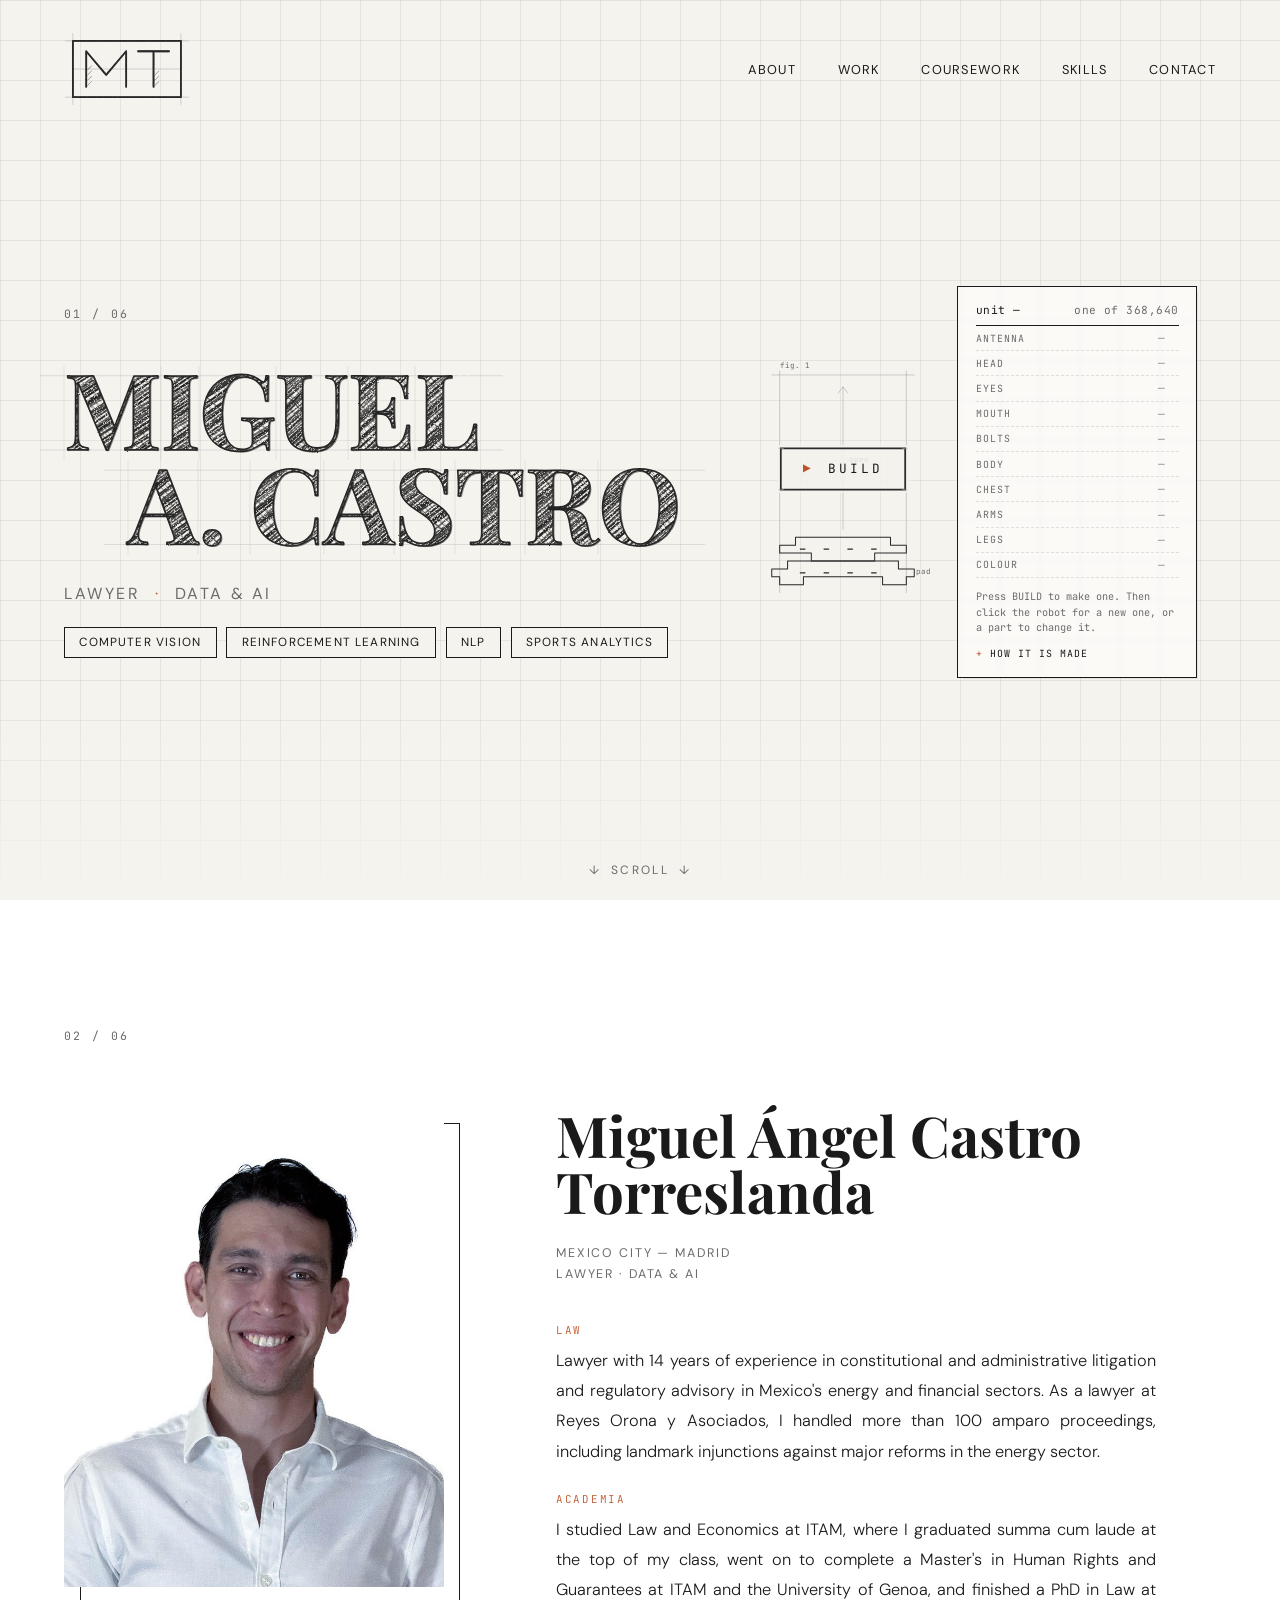
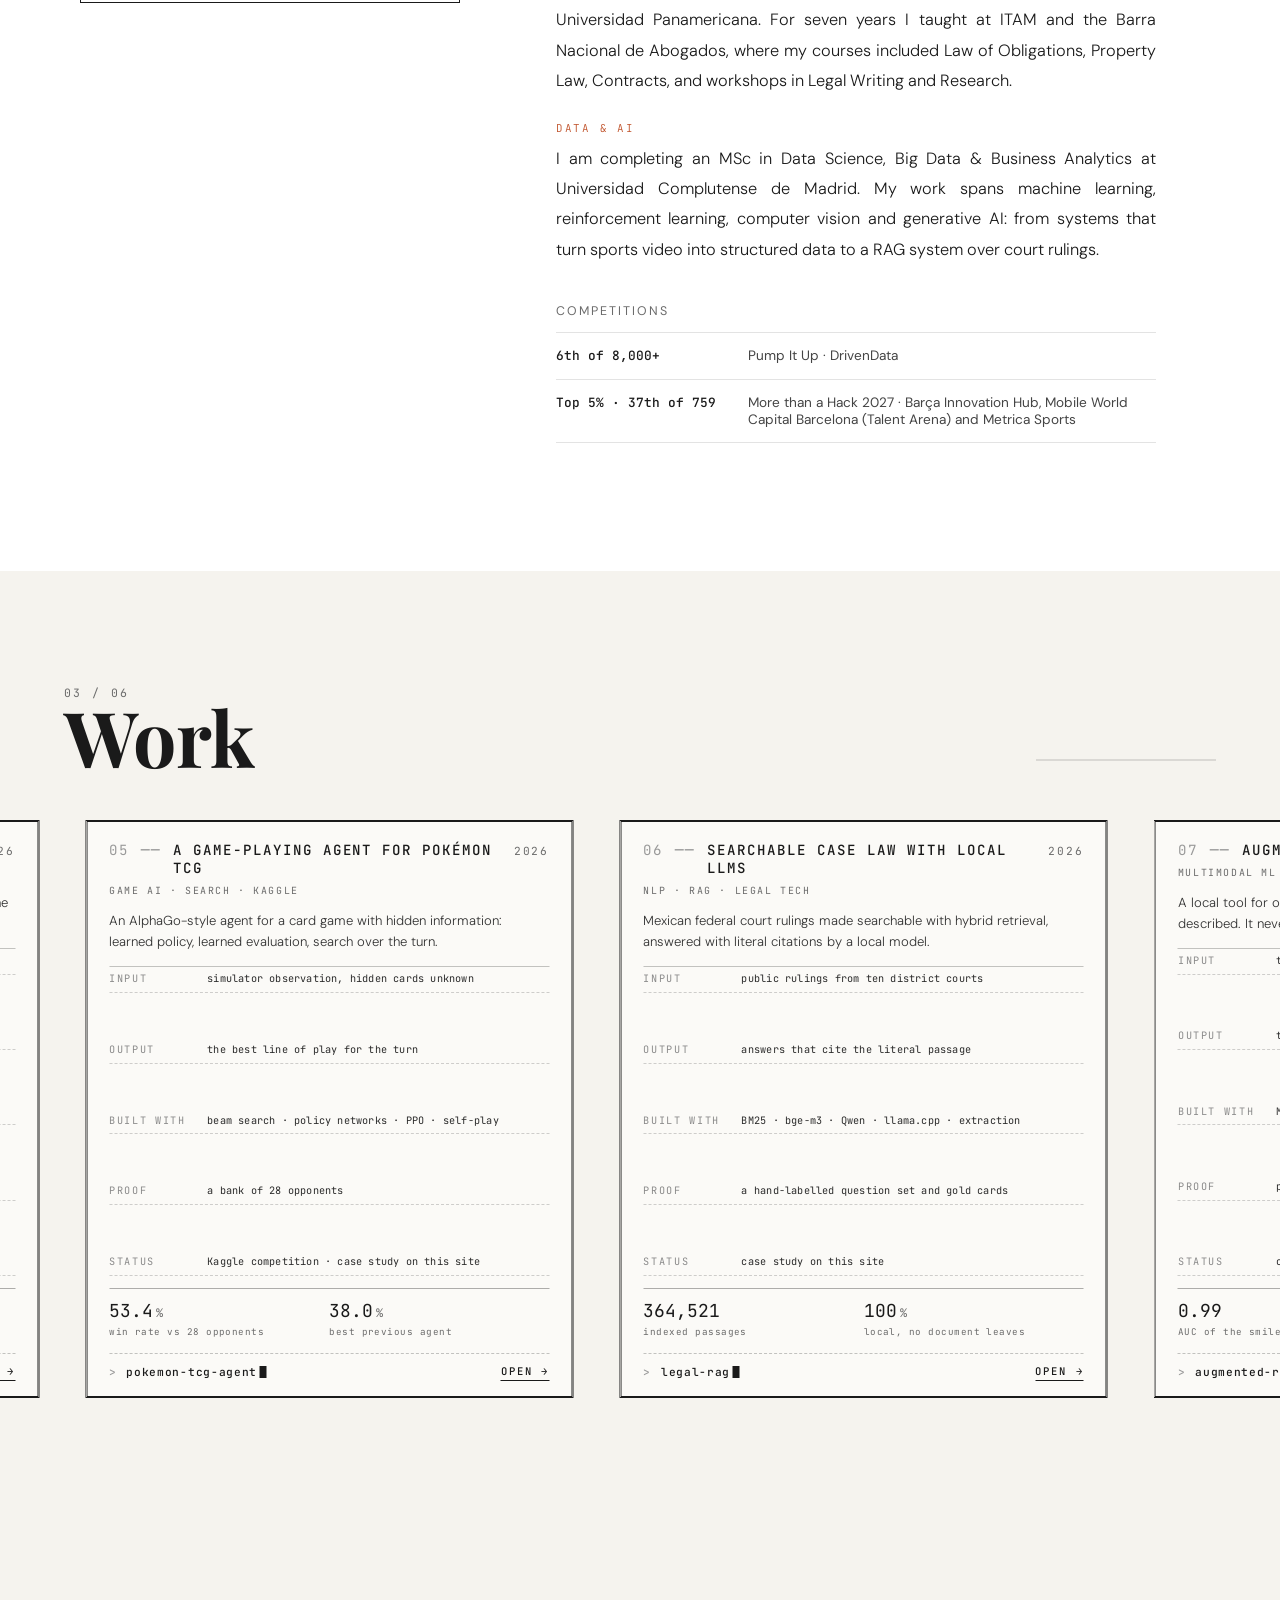
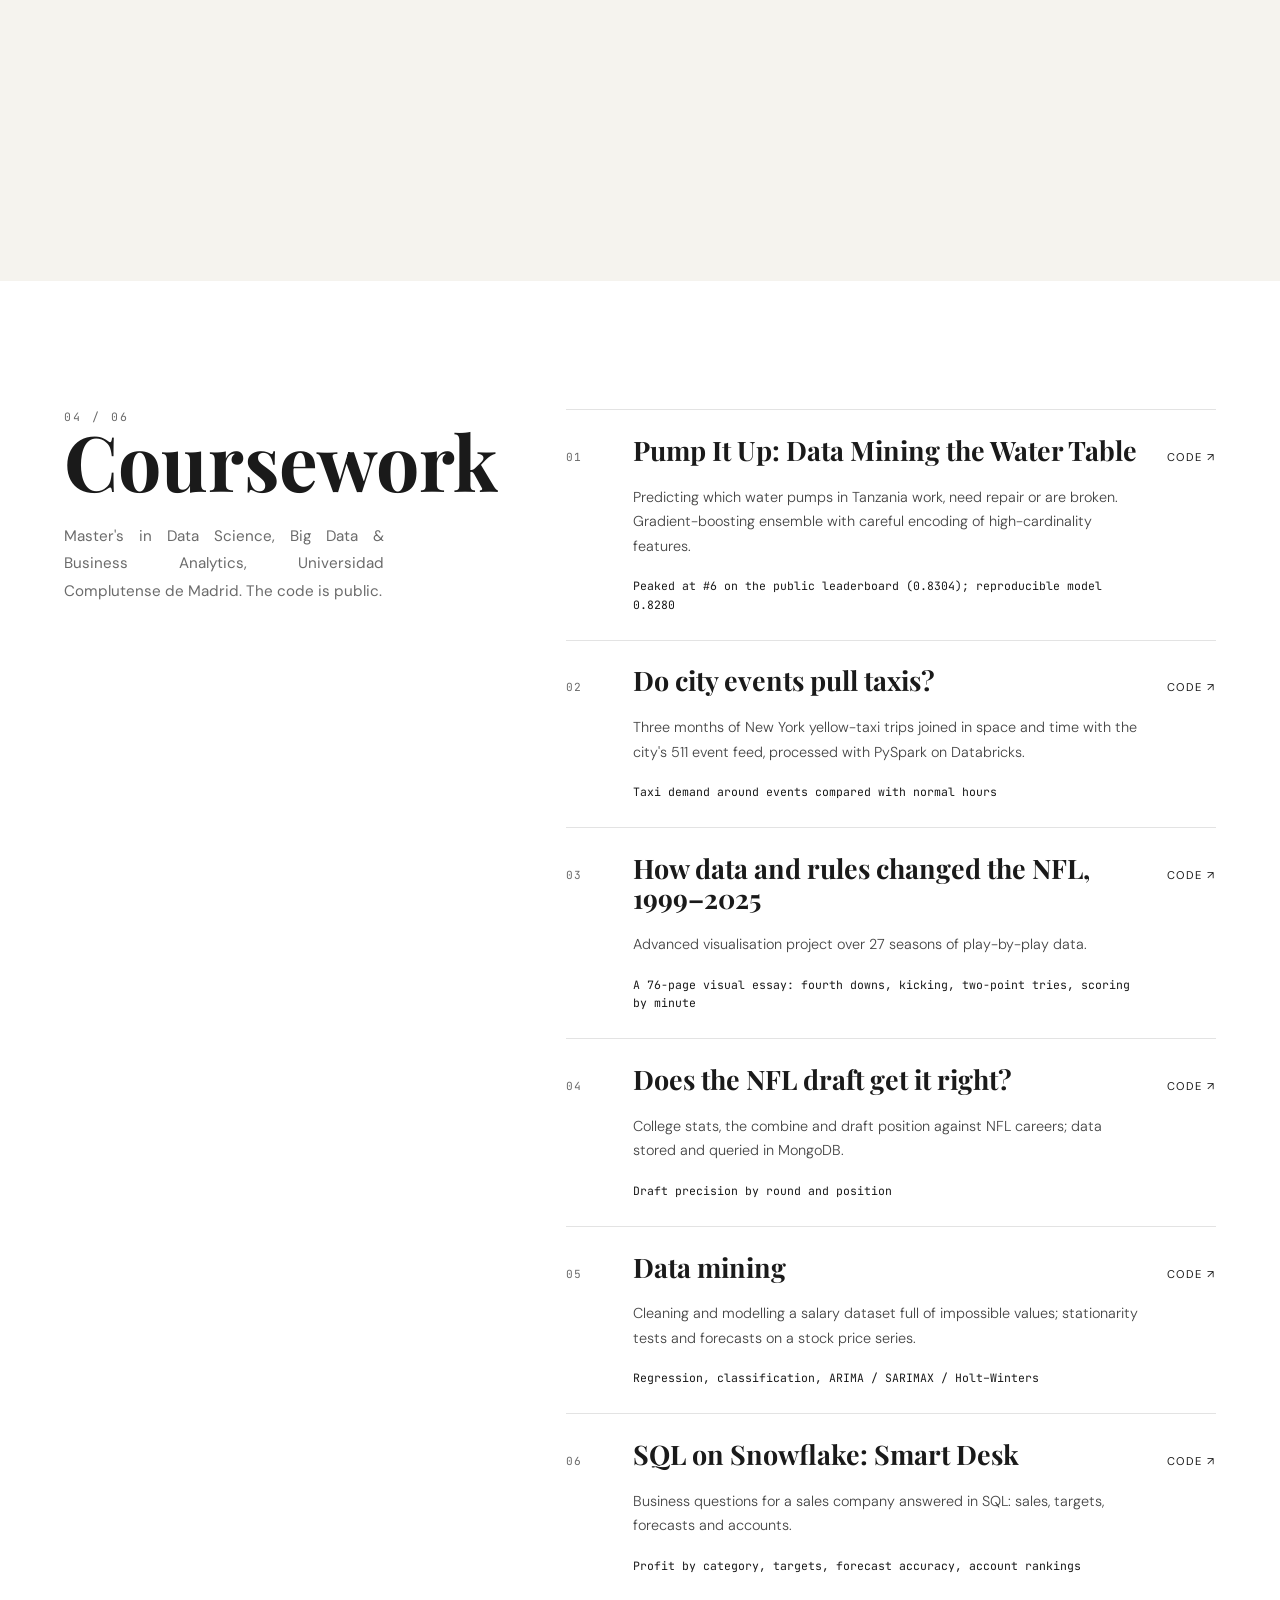
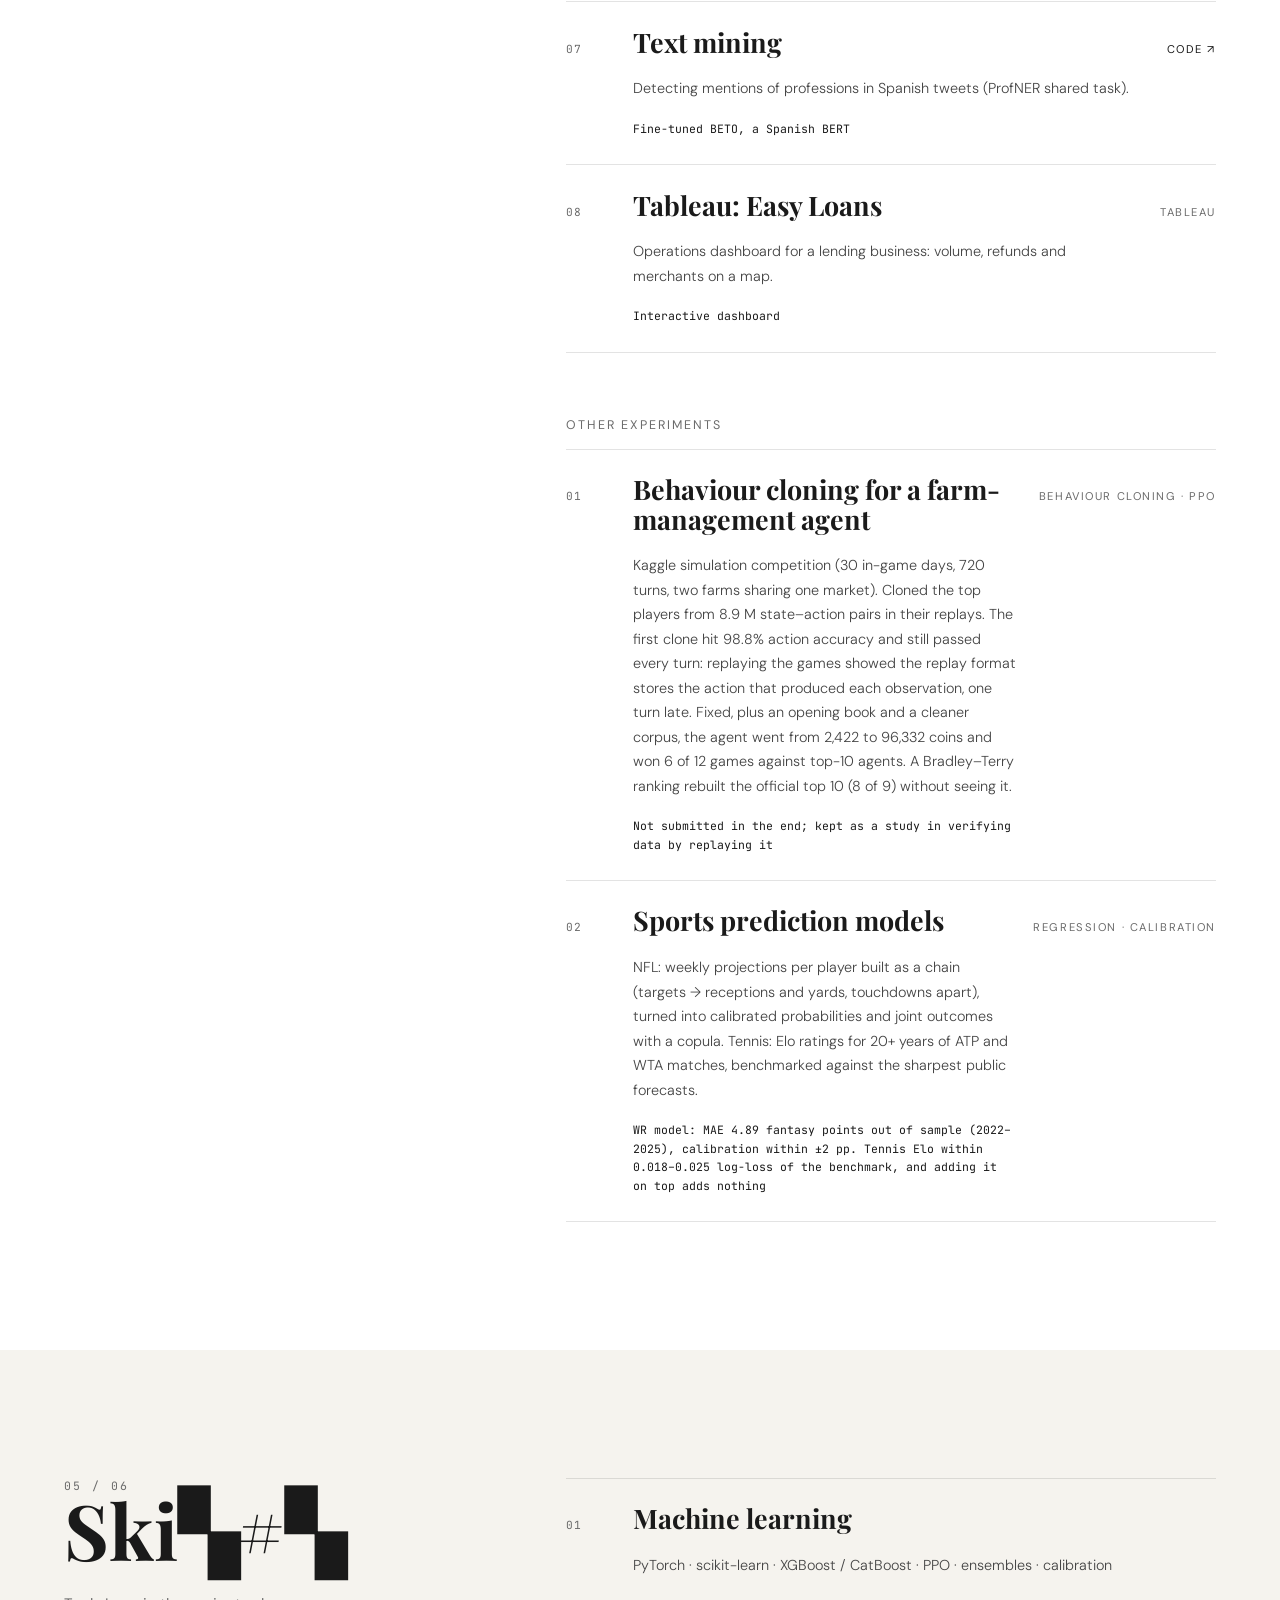
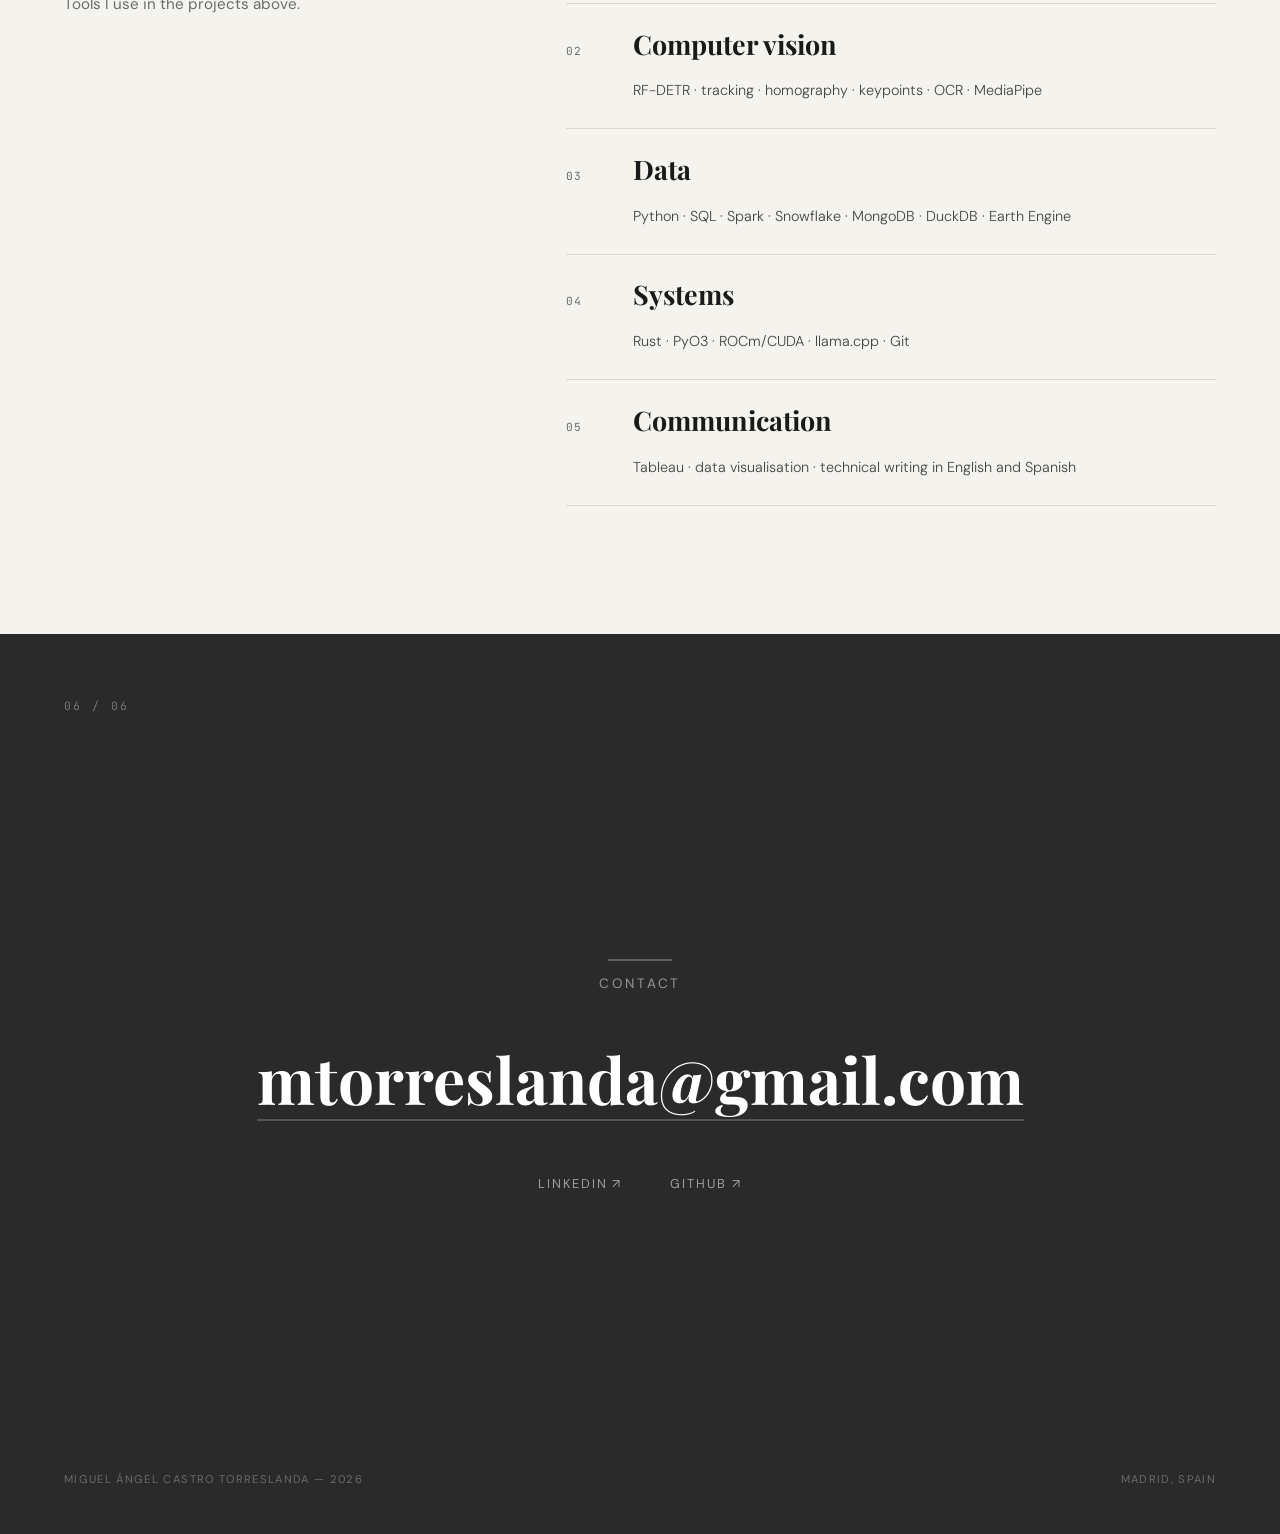
<file: index.html>
<!doctype html>
<html lang="en">
<head>
<meta charset="utf-8">
<script>document.documentElement.classList.add('js')</script>
<meta name="viewport" content="width=device-width, initial-scale=1">
<title>Miguel Ángel Castro Torreslanda — Data Scientist</title>
<meta name="description" content="Data scientist in Madrid. Computer vision for sports video, reinforcement learning, legal NLP and multimodal models.">
<meta property="og:title" content="Miguel Ángel Castro Torreslanda — Data Scientist">
<meta property="og:description" content="Data scientist in Madrid. Computer vision for sports video, reinforcement learning, legal NLP and multimodal models.">
<meta property="og:image" content="https://mtorreslanda.com/assets/img/nfl-board-poster.jpg">
<meta name="theme-color" content="#F5F3EE">
<link rel="icon" href="assets/img/fav/home.svg?v=11" type="image/svg+xml">
<link rel="preconnect" href="https://fonts.googleapis.com"><link rel="preconnect" href="https://fonts.gstatic.com" crossorigin><link href="https://fonts.googleapis.com/css2?family=DM+Sans:opsz,wght@9..40,400;9..40,500;9..40,700&family=JetBrains+Mono:wght@400;500&family=Playfair+Display:ital,wght@0,400;0,700;1,400&display=swap" rel="stylesheet">
<link rel="stylesheet" href="assets/css/home.css?v=57">
<link rel="stylesheet" href="assets/css/work-cards.css?v=57">
</head>
<body>
<nav class="nav" aria-label="Main">
  <a href="#top" class="nav-logo" aria-label="Miguel Ángel Castro Torreslanda, back to top">
    <svg viewBox="0 0 170 100" fill="none" stroke-linecap="round" stroke-linejoin="round" aria-hidden="true">
      <defs>
        <filter id="pencil" x="-10%" y="-10%" width="120%" height="120%">
          <feTurbulence type="fractalNoise" baseFrequency="0.9" numOctaves="2" seed="3" result="n"/>
          <feDisplacementMap in="SourceGraphic" in2="n" scale="1.6" xChannelSelector="R" yChannelSelector="G" result="d"/>
          <feComposite in="d" in2="n" operator="in" result="grain"/>
          <feMerge><feMergeNode in="d"/><feMergeNode in="grain"/></feMerge>
        </filter>
      </defs>
      <g class="guides" stroke="#A0A0A0" stroke-width=".6">
        <line x1="2" y1="12" x2="168" y2="12" style="--len:170"/><line x1="2" y1="88" x2="168" y2="88" style="--len:170"/>
        <line x1="12" y1="2" x2="12" y2="98" style="--len:100"/><line x1="158" y1="2" x2="158" y2="98" style="--len:100"/>
        <line x1="12" y1="50" x2="158" y2="50" style="--len:150"/>
      </g>
      <g class="strokes" filter="url(#pencil)" stroke="#2A2A2A" stroke-width="2.4">
        <rect x="12" y="12" width="146" height="76" style="--len:450"/>
        <path d="M30 74 L30 26 L57 58 L84 26 L84 74" style="--len:220"/>
        <path d="M100 26 L142 26 M121 26 L121 74" style="--len:100"/>
      </g>
      <g class="hatch" stroke="#2A2A2A" stroke-width=".8" opacity=".55" filter="url(#pencil)">
        <path d="M32 72 L37 67 M32 65 L37 60 M32 58 L37 53 M32 51 L37 46" style="--len:60"/>
        <path d="M123 72 L128 67 M123 65 L128 60 M123 58 L128 53" style="--len:50"/>
      </g>
    </svg>
  </a>
  <div class="nav-links">
    <a href="#about">About</a>
    <a href="#work">Work</a>
    <a class="opt" href="#coursework">Coursework</a>
    <a class="opt" href="#skills">Skills</a>
    <a href="#contact">Contact</a>
  </div>
</nav>

<header class="section-hero" id="top">
  <div class="hero-text">
    <div class="counter">01 / 06</div>
    <h1 class="hero-title"><span class="l1">MIGUEL</span><span class="l2">A. CASTRO</span></h1>
    <p class="hero-roles"><span>Lawyer</span><i aria-hidden="true">·</i><span>Data &amp; AI</span></p>
    <div class="hero-areas"><span>Computer vision</span><span>Reinforcement learning</span><span>NLP</span><span>Sports analytics</span></div>
  </div>
  <div class="hero-bot">
    <div class="capsule">
      <canvas id="robot" role="img" tabindex="-1" aria-label="A pixel robot assembled from random parts."></canvas>
      <svg class="capsule-sketch" viewBox="0 0 24 28" aria-hidden="true" fill="none" stroke-linecap="round" stroke-linejoin="round">
        <defs><filter id="pencil-cap" filterUnits="userSpaceOnUse" x="-2" y="-2" width="28" height="32">
          <feTurbulence type="fractalNoise" baseFrequency="9" numOctaves="1" seed="2" result="n"/>
          <feDisplacementMap in="SourceGraphic" in2="n" scale=".18" xChannelSelector="R" yChannelSelector="G"/></filter></defs>
        <g class="cs-guides" stroke="#9A9A9A" stroke-width=".06">
          <line x1="3" y1="0.5" x2="21" y2="0.5" style="--len:18"/><line x1="4" y1="0" x2="4" y2="28" style="--len:28"/><line x1="20" y1="0" x2="20" y2="28" style="--len:28"/>
          <line x1="12" y1="20" x2="12" y2="2" stroke-dasharray=".4 .4" style="--len:18"/>
          <path d="M11.4 2.8 L12 2 L12.6 2.8" style="--len:2"/>
        </g>
        <g class="cs-lines" stroke="#2A2A2A" stroke-width=".13" filter="url(#pencil-cap)">
          <path d="M6 21 H18 V22 H20 V23 H16 V24 H8 V23 H4 V22 H6 Z" style="--len:40"/>
          <path d="M5 24 H19 V25 H21 V26 H20 V27 H17 V26 H7 V27 H4 V26 H3 V25 H5 Z" style="--len:50"/>
          <path d="M6.6 22.5 h.6 M9.6 22.5 h.6 M12.6 22.5 h.6 M15.6 22.5 h.6 M6.6 25.5 h.6 M9.6 25.5 h.6 M12.6 25.5 h.6 M15.6 25.5 h.6" style="--len:6"/>
        </g>
        <g class="cs-notes" fill="#6B6B6B" stroke="none" font-family="JetBrains Mono, monospace" font-size=".95">
          <text x="4" y="-0.4">fig. 1</text><text x="12.8" y="11.5">open</text><text x="21.2" y="25.6">pad</text>
        </g>
      </svg>
      <button type="button" class="build-btn"><svg viewBox="0 0 120 44" aria-hidden="true" fill="none"><rect x="3" y="3" width="114" height="38" stroke="#2A2A2A" stroke-width="1.6" style="--len:310"/><path d="M1 3 H6 M114 3 H119 M1 41 H6 M114 41 H119" stroke="#9A9A9A" stroke-width=".7" style="--len:20"/></svg><span><i aria-hidden="true">▶</i> BUILD</span></button>
    </div>
    <div class="spec-wrap">
      <div class="spec-head"><span id="robot-id">unit</span><span>one of 368,640</span></div>
      <div class="spec" id="robot-spec" aria-live="polite"></div>
      <p class="spec-note">Press BUILD to make one. Then click the robot for a new one, or a part to change it.</p>
      <details class="spec-how"><summary>How it is made</summary>
        <p>Each robot is drawn on a 16&nbsp;×&nbsp;17 grid, one cell at a time, with no images. A seeded random
        generator (mulberry32) picks one option for each of ten slots, from antenna to colour, which gives
        368,640 possible robots. The same robot is this tab's icon and the small one on the page, which treats
        lines of text as platforms and follows your cursor.</p>
      </details>
    </div>
  </div>
  <a class="scroll-hint" href="#about"><span class="arr" aria-hidden="true">↓</span> scroll <span class="arr" aria-hidden="true">↓</span></a>
</header>

<section class="sec section-about" id="about">
  <div class="counter">02 / 06</div>
  <div class="about-in">
    <div class="about-photo rv"><img src="assets/img/profile.jpg" alt="Portrait of Miguel Ángel Castro Torreslanda"></div>
    <div class="about-text">
      <h2 class="about-name rv">Miguel Ángel Castro Torreslanda</h2>
      <div class="about-meta rv"><span>Mexico City — Madrid</span><span>Lawyer · Data &amp; AI</span></div>
      <div class="rv"><p class="about-bio"><span class="about-tag">Law</span>Lawyer with 14 years of experience in constitutional and administrative litigation and regulatory advisory in Mexico's energy and financial sectors. As a lawyer at Reyes Orona y Asociados, I handled more than 100 amparo proceedings, including landmark injunctions against major reforms in the energy sector.</p><p class="about-bio"><span class="about-tag">Academia</span>I studied Law and Economics at ITAM, where I graduated summa cum laude at the top of my class, went on to complete a Master's in Human Rights and Guarantees at ITAM and the University of Genoa, and finished a PhD in Law at Universidad Panamericana. For seven years I taught at ITAM and the Barra Nacional de Abogados, where my courses included Law of Obligations, Property Law, Contracts, and workshops in Legal Writing and Research.</p><p class="about-bio"><span class="about-tag">Data &amp; AI</span>I am completing an MSc in Data Science, Big Data &amp; Business Analytics at Universidad Complutense de Madrid. My work spans machine learning, reinforcement learning, computer vision and generative AI: from systems that turn sports video into structured data to a RAG system over court rulings.</p></div>
      <div class="comp-head rv">Competitions</div>
      <div class="edu comps rv"><div><b>6th of 8,000+</b><span>Pump It Up · DrivenData</span></div><div><b>Top 5% · 37th of 759</b><span>More than a Hack 2027 · Barça Innovation Hub, Mobile World Capital Barcelona (Talent Arena) and Metrica Sports</span></div></div>
    </div>
  </div>
</section>

<section class="section-work" id="work">
  <div class="work-sticky">
    <div class="work-head">
      <div><div class="counter">03 / 06</div><h2 class="sec-title" data-scramble>Work</h2></div>
      <div class="work-progress" aria-hidden="true"><span></span></div>
    </div>
    <div class="work-track">
<article class="card wc" style="--led:#F2945A" aria-label="NFLVision">
  <div class="layer off">
    <div class="l1"><span class="n">01</span><span class="dash">──</span><b><a href="work/nflvision.html">NFLVISION</a></b><span class="yr">2026</span></div>
    <div class="l2">Computer vision · American football</div>
    <div class="l3">Game video in, player tracking out: all 22 players placed on the field in yards, ten times a second.</div>
    <div class="rows"><div class="r"><i>Input</i><span>game video, sideline and end-zone cameras</span></div><div class="r"><i>Output</i><span>22 players · yards · 10 Hz · team and role</span></div><div class="r"><i>Built with</i><span>PyTorch · RF-DETR · multi-object tracking · homography</span></div><div class="r"><i>Proof</i><span>a public play it had never seen</span></div><div class="r"><i>Status</i><span>live board · technical write-up on GitHub</span></div></div>
    <div class="kps"><div class="kp"><b>93.4</b><em>%</em><span>players detected</span></div><div class="kp"><b>0.56</b><em>yd</em><span>median position error</span></div></div>
    <div class="ctl"><span class="cmd" aria-hidden="true"><span class="pr">&gt;</span> nflvision<span class="caret"></span></span>
      <a class="open" href="work/nflvision.html">OPEN →</a></div>
  </div>
</article>
<article class="card wc" style="--led:#B9E86A" aria-label="TennisVision">
  <div class="layer off">
    <div class="l1"><span class="n">02</span><span class="dash">──</span><b><a href="work/tennisvision.html">TENNISVISION</a></b><span class="yr">2026</span></div>
    <div class="l2">Computer vision · Tennis</div>
    <div class="l3">Broadcast video in, shot-by-shot data out: every shot, every bounce, the ball rebuilt in 3D.</div>
    <div class="rows"><div class="r"><i>Input</i><span>one broadcast camera, 50–60 fps</span></div><div class="r"><i>Output</i><span>shots · bounces · ball in 3D · players in metres</span></div><div class="r"><i>Built with</i><span>PyTorch · keypoint network · image + audio events · 3D physics</span></div><div class="r"><i>Proof</i><span>the 2026 ATP Finals championship point, never seen</span></div><div class="r"><i>Status</i><span>product demo · technical write-up on GitHub</span></div></div>
    <div class="kps"><div class="kp"><b>96</b><em>%</em><span>of 3,199 shots and bounces detected</span></div><div class="kp"><b>0.68</b><em>px</em><span>court error vs the painted lines</span></div></div>
    <div class="ctl"><span class="cmd" aria-hidden="true"><span class="pr">&gt;</span> tennisvision<span class="caret"></span></span>
      <a class="open" href="work/tennisvision.html">OPEN →</a></div>
  </div>
</article>
<article class="card wc" style="--led:#FFC857" aria-label="Autonomous FPV racing">
  <div class="layer off">
    <div class="l1"><span class="n">03</span><span class="dash">──</span><b><a href="work/liftoff-agent.html">AUTONOMOUS FPV RACING</a></b><span class="yr">2026</span></div>
    <div class="l2">Reinforcement learning · Simulation · Rust</div>
    <div class="l3">A racing-drone simulator rebuilt in Rust from real flights, and an RL pilot trained in it that flies the real race.</div>
    <div class="rows"><div class="r"><i>Input</i><span>telemetry recorded from real flights</span></div><div class="r"><i>Output</i><span>a simulator and a pilot policy that races</span></div><div class="r"><i>Built with</i><span>Rust · PyO3 · PPO · system identification · PyTorch</span></div><div class="r"><i>Proof</i><span>laps flown in the real game, in real time</span></div><div class="r"><i>Status</i><span>case study on this site</span></div></div>
    <div class="kps"><div class="kp"><b>1–3</b><em>%</em><span>lap-time error of the simulator</span></div><div class="kp"><b>13.8</b><em>s</em><span>best lap of the RL policy</span></div></div>
    <div class="ctl"><span class="cmd" aria-hidden="true"><span class="pr">&gt;</span> liftoff-agent<span class="caret"></span></span>
      <a class="open" href="work/liftoff-agent.html">OPEN →</a></div>
  </div>
</article>
<article class="card wc" style="--led:#4FD1C5" aria-label="Ball possession from tracking">
  <div class="layer off">
    <div class="l1"><span class="n">04</span><span class="dash">──</span><b><a href="work/more-than-a-hack.html">BALL POSSESSION FROM TRACKING</a></b><span class="yr">2026</span></div>
    <div class="l2">Football analytics · Hackathon · 37th of 759</div>
    <div class="l3">Who has the ball, frame by frame, when the tracking loses it 40 % of the time: a set-based temporal network, run blind.</div>
    <div class="rows"><div class="r"><i>Input</i><span>automatic tracking, ball missing on ~40 % of frames</span></div><div class="r"><i>Output</i><span>home / away / dead ball, every frame</span></div><div class="r"><i>Built with</i><span>PyTorch · Deep Sets · temporal CNN · Viterbi</span></div><div class="r"><i>Proof</i><span>FC Barcelona – Athletic, never used for training</span></div><div class="r"><i>Status</i><span>37th of 759 · More than a Hack 2027</span></div></div>
    <div class="kps"><div class="kp"><b>37</b><em>/ 759</em><span>final position</span></div><div class="kp"><b>0.802</b><em></em><span>spellF1 on held-out matches</span></div></div>
    <div class="ctl"><span class="cmd" aria-hidden="true"><span class="pr">&gt;</span> more-than-a-hack<span class="caret"></span></span>
      <a class="open" href="work/more-than-a-hack.html">OPEN →</a></div>
  </div>
</article>
<article class="card wc" style="--led:#FFD447" aria-label="A game-playing agent for Pokémon TCG">
  <div class="layer off">
    <div class="l1"><span class="n">05</span><span class="dash">──</span><b><a href="work/pokemon-tcg-agent.html">A GAME-PLAYING AGENT FOR POKÉMON TCG</a></b><span class="yr">2026</span></div>
    <div class="l2">Game AI · Search · Kaggle</div>
    <div class="l3">An AlphaGo-style agent for a card game with hidden information: learned policy, learned evaluation, search over the turn.</div>
    <div class="rows"><div class="r"><i>Input</i><span>simulator observation, hidden cards unknown</span></div><div class="r"><i>Output</i><span>the best line of play for the turn</span></div><div class="r"><i>Built with</i><span>beam search · policy networks · PPO · self-play</span></div><div class="r"><i>Proof</i><span>a bank of 28 opponents</span></div><div class="r"><i>Status</i><span>Kaggle competition · case study on this site</span></div></div>
    <div class="kps"><div class="kp"><b>53.4</b><em>%</em><span>win rate vs 28 opponents</span></div><div class="kp"><b>38.0</b><em>%</em><span>best previous agent</span></div></div>
    <div class="ctl"><span class="cmd" aria-hidden="true"><span class="pr">&gt;</span> pokemon-tcg-agent<span class="caret"></span></span>
      <a class="open" href="work/pokemon-tcg-agent.html">OPEN →</a></div>
  </div>
</article>
<article class="card wc" style="--led:#B49CFF" aria-label="Searchable case law with local LLMs">
  <div class="layer off">
    <div class="l1"><span class="n">06</span><span class="dash">──</span><b><a href="work/legal-rag.html">SEARCHABLE CASE LAW WITH LOCAL LLMS</a></b><span class="yr">2026</span></div>
    <div class="l2">NLP · RAG · Legal tech</div>
    <div class="l3">Mexican federal court rulings made searchable with hybrid retrieval, answered with literal citations by a local model.</div>
    <div class="rows"><div class="r"><i>Input</i><span>public rulings from ten district courts</span></div><div class="r"><i>Output</i><span>answers that cite the literal passage</span></div><div class="r"><i>Built with</i><span>BM25 · bge-m3 · Qwen · llama.cpp · extraction</span></div><div class="r"><i>Proof</i><span>a hand-labelled question set and gold cards</span></div><div class="r"><i>Status</i><span>case study on this site</span></div></div>
    <div class="kps"><div class="kp"><b>364,521</b><em></em><span>indexed passages</span></div><div class="kp"><b>100</b><em>%</em><span>local, no document leaves</span></div></div>
    <div class="ctl"><span class="cmd" aria-hidden="true"><span class="pr">&gt;</span> legal-rag<span class="caret"></span></span>
      <a class="open" href="work/legal-rag.html">OPEN →</a></div>
  </div>
</article>
<article class="card wc" style="--led:#FF8FB1" aria-label="Augmented Rapport">
  <div class="layer off">
    <div class="l1"><span class="n">07</span><span class="dash">──</span><b><a href="work/augmented-rapport.html">AUGMENTED RAPPORT</a></b><span class="yr">2026</span></div>
    <div class="l2">Multimodal ML · Video + audio · Health tech</div>
    <div class="l3">A local tool for online therapists: the non-verbal side of a session, described. It never diagnoses.</div>
    <div class="rows"><div class="r"><i>Input</i><span>two video + audio streams of a session</span></div><div class="r"><i>Output</i><span>timeline, synchrony and a draft note</span></div><div class="r"><i>Built with</i><span>MediaPipe · Whisper · signal processing · local LLM</span></div><div class="r"><i>Proof</i><span>pre-registered validation, with controls</span></div><div class="r"><i>Status</i><span>case study on this site</span></div></div>
    <div class="kps"><div class="kp"><b>0.99</b><em></em><span>AUC of the smile signal</span></div><div class="kp"><b>0</b><em></em><span>diagnoses, by design</span></div></div>
    <div class="ctl"><span class="cmd" aria-hidden="true"><span class="pr">&gt;</span> augmented-rapport<span class="caret"></span></span>
      <a class="open" href="work/augmented-rapport.html">OPEN →</a></div>
  </div>
</article>
<article class="card wc" style="--led:#5CC8FF" aria-label="Signature detection in documents">
  <div class="layer off">
    <div class="l1"><span class="n">08</span><span class="dash">──</span><b><a href="work/signature-detection.html">SIGNATURE DETECTION IN DOCUMENTS</a></b><span class="yr">2026</span></div>
    <div class="l2">Computer vision · Document AI</div>
    <div class="l3">Flags which PDFs in a folder carry a handwritten signature or initials, tuned for recall, with a local VLM as a second opinion.</div>
    <div class="rows"><div class="r"><i>Input</i><span>a folder of scanned PDFs</span></div><div class="r"><i>Output</i><span>a CSV and a local gallery to review</span></div><div class="r"><i>Built with</i><span>YOLOS · transformers · synthetic data · VLM</span></div><div class="r"><i>Proof</i><span>400 hand-labelled real scans</span></div><div class="r"><i>Status</i><span>case study on this site</span></div></div>
    <div class="kps"><div class="kp"><b>0.984</b><em></em><span>AUC, detector + verifier</span></div><div class="kp"><b>96.6</b><em>%</em><span>of signatures caught</span></div></div>
    <div class="ctl"><span class="cmd" aria-hidden="true"><span class="pr">&gt;</span> signature-detection<span class="caret"></span></span>
      <a class="open" href="work/signature-detection.html">OPEN →</a></div>
  </div>
</article>
<article class="card wc" style="--led:#6EE7F0" aria-label="Water quality from space">
  <div class="layer off">
    <div class="l1"><span class="n">09</span><span class="dash">──</span><b><a href="work/water-from-space.html">WATER QUALITY FROM SPACE</a></b><span class="yr">2026</span></div>
    <div class="l2">Remote sensing · Epidemiology</div>
    <div class="l3">Turbidity and chlorophyll from Sentinel-2 where there are no labs, and whether it says anything about waterborne disease.</div>
    <div class="rows"><div class="r"><i>Input</i><span>Sentinel-2 imagery and lab matchups</span></div><div class="r"><i>Output</i><span>turbidity and chlorophyll maps</span></div><div class="r"><i>Built with</i><span>Earth Engine · mixture density networks · Poisson regression</span></div><div class="r"><i>Proof</i><span>25 countries, out of domain</span></div><div class="r"><i>Status</i><span>case study on this site</span></div></div>
    <div class="kps"><div class="kp"><b>42,500</b><em></em><span>satellite–lab matchups</span></div><div class="kp"><b>25</b><em></em><span>countries for validation</span></div></div>
    <div class="ctl"><span class="cmd" aria-hidden="true"><span class="pr">&gt;</span> water-from-space<span class="caret"></span></span>
      <a class="open" href="work/water-from-space.html">OPEN →</a></div>
  </div>
</article>
    </div>
  </div>
</section>

<section class="sec section-course" id="coursework">
  <div class="split">
    <div class="split-left">
      <div class="counter">04 / 06</div>
      <h2 class="sec-title" data-scramble>Coursework</h2>
      <p class="sec-lead">Master's in Data Science, Big Data &amp; Business Analytics, Universidad Complutense de Madrid. The code is public.</p>
    </div>
    <div>
      <div class="rows">
<a class="row" href="https://github.com/mtorreslanda/pump-it-up-water-table"><span class="row-i">01</span><span class="row-name">Pump It Up: Data Mining the Water Table</span><span class="row-side">Code ↗</span><span class="row-desc">Predicting which water pumps in Tanzania work, need repair or are broken. Gradient-boosting ensemble with careful encoding of high-cardinality features.</span><span class="row-res">Peaked at #6 on the public leaderboard (0.8304); reproducible model 0.8280</span></a>
<a class="row" href="https://github.com/mtorreslanda/msc-data-science-coursework/tree/main/spark"><span class="row-i">02</span><span class="row-name">Do city events pull taxis?</span><span class="row-side">Code ↗</span><span class="row-desc">Three months of New York yellow-taxi trips joined in space and time with the city&#x27;s 511 event feed, processed with PySpark on Databricks.</span><span class="row-res">Taxi demand around events compared with normal hours</span></a>
<a class="row" href="https://github.com/mtorreslanda/msc-data-science-coursework/tree/main/visualisation"><span class="row-i">03</span><span class="row-name">How data and rules changed the NFL, 1999–2025</span><span class="row-side">Code ↗</span><span class="row-desc">Advanced visualisation project over 27 seasons of play-by-play data.</span><span class="row-res">A 76-page visual essay: fourth downs, kicking, two-point tries, scoring by minute</span></a>
<a class="row" href="https://github.com/mtorreslanda/msc-data-science-coursework/tree/main/nfl-draft"><span class="row-i">04</span><span class="row-name">Does the NFL draft get it right?</span><span class="row-side">Code ↗</span><span class="row-desc">College stats, the combine and draft position against NFL careers; data stored and queried in MongoDB.</span><span class="row-res">Draft precision by round and position</span></a>
<a class="row" href="https://github.com/mtorreslanda/msc-data-science-coursework/tree/main/data-mining"><span class="row-i">05</span><span class="row-name">Data mining</span><span class="row-side">Code ↗</span><span class="row-desc">Cleaning and modelling a salary dataset full of impossible values; stationarity tests and forecasts on a stock price series.</span><span class="row-res">Regression, classification, ARIMA / SARIMAX / Holt–Winters</span></a>
<a class="row" href="https://github.com/mtorreslanda/msc-data-science-coursework/tree/main/sql"><span class="row-i">06</span><span class="row-name">SQL on Snowflake: Smart Desk</span><span class="row-side">Code ↗</span><span class="row-desc">Business questions for a sales company answered in SQL: sales, targets, forecasts and accounts.</span><span class="row-res">Profit by category, targets, forecast accuracy, account rankings</span></a>
<a class="row" href="https://github.com/mtorreslanda/msc-data-science-coursework/tree/main/text-mining"><span class="row-i">07</span><span class="row-name">Text mining</span><span class="row-side">Code ↗</span><span class="row-desc">Detecting mentions of professions in Spanish tweets (ProfNER shared task).</span><span class="row-res">Fine-tuned BETO, a Spanish BERT</span></a>
<div class="row"><span class="row-i">08</span><span class="row-name">Tableau: Easy Loans</span><span class="row-side">Tableau</span><span class="row-desc">Operations dashboard for a lending business: volume, refunds and merchants on a map.</span><span class="row-res">Interactive dashboard</span></div>
      </div>
      <div class="sub-head">Other experiments</div>
      <div class="rows">
<div class="row"><span class="row-i">01</span><span class="row-name">Behaviour cloning for a farm-management agent</span><span class="row-side">Behaviour cloning · PPO</span><span class="row-desc">Kaggle simulation competition (30 in-game days, 720 turns, two farms sharing one market). Cloned the top players from 8.9 M state–action pairs in their replays. The first clone hit 98.8% action accuracy and still passed every turn: replaying the games showed the replay format stores the action that produced each observation, one turn late. Fixed, plus an opening book and a cleaner corpus, the agent went from 2,422 to 96,332 coins and won 6 of 12 games against top-10 agents. A Bradley–Terry ranking rebuilt the official top 10 (8 of 9) without seeing it.</span><span class="row-res">Not submitted in the end; kept as a study in verifying data by replaying it</span></div>
<div class="row"><span class="row-i">02</span><span class="row-name">Sports prediction models</span><span class="row-side">Regression · Calibration</span><span class="row-desc">NFL: weekly projections per player built as a chain (targets → receptions and yards, touchdowns apart), turned into calibrated probabilities and joint outcomes with a copula. Tennis: Elo ratings for 20+ years of ATP and WTA matches, benchmarked against the sharpest public forecasts.</span><span class="row-res">WR model: MAE 4.89 fantasy points out of sample (2022–2025), calibration within ±2 pp. Tennis Elo within 0.018–0.025 log-loss of the benchmark, and adding it on top adds nothing</span></div>
      </div>
    </div>
  </div>
</section>

<section class="sec section-skills" id="skills">
  <div class="split">
    <div class="split-left">
      <div class="counter">05 / 06</div>
      <h2 class="sec-title" data-scramble>Skills</h2>
      <p class="sec-lead skills-lead">Tools I use in the projects above.</p>
    </div>
    <div class="rows">
<div class="row"><span class="row-i">01</span><span class="row-name">Machine learning</span><span class="row-side"></span><span class="row-desc">PyTorch · scikit-learn · XGBoost / CatBoost · PPO · ensembles · calibration</span></div>
<div class="row"><span class="row-i">02</span><span class="row-name">Computer vision</span><span class="row-side"></span><span class="row-desc">RF-DETR · tracking · homography · keypoints · OCR · MediaPipe</span></div>
<div class="row"><span class="row-i">03</span><span class="row-name">Data</span><span class="row-side"></span><span class="row-desc">Python · SQL · Spark · Snowflake · MongoDB · DuckDB · Earth Engine</span></div>
<div class="row"><span class="row-i">04</span><span class="row-name">Systems</span><span class="row-side"></span><span class="row-desc">Rust · PyO3 · ROCm/CUDA · llama.cpp · Git</span></div>
<div class="row"><span class="row-i">05</span><span class="row-name">Communication</span><span class="row-side"></span><span class="row-desc">Tableau · data visualisation · technical writing in English and Spanish</span></div>
    </div>
  </div>
</section>

<section class="section-contact" id="contact">
  <div class="counter">06 / 06</div>
  <p class="contact-label">Contact</p>
  <a class="contact-email" href="mailto:mtorreslanda@gmail.com">mtorreslanda@gmail.com</a>
  <div class="contact-links"><a href="https://www.linkedin.com/in/miguel-angel-castro-torreslanda/">LinkedIn ↗</a><a href="https://github.com/mtorreslanda">GitHub ↗</a></div>
  <div class="contact-foot"><span>Miguel Ángel Castro Torreslanda — 2026</span><span>Madrid, Spain</span></div>
</section>

<canvas id="fx" aria-hidden="true"></canvas>
<canvas id="walker" aria-hidden="true"></canvas>
<canvas id="fxtop" aria-hidden="true"></canvas>
<div id="rope" aria-hidden="true"></div>
<script src="assets/js/robot.js?v=57"></script>
<script src="assets/js/home.js?v=57"></script>
<script src="assets/js/walker.js?v=57"></script>
<script src="assets/js/pencil-name.js?v=57"></script>
</body>
</html>
</file>
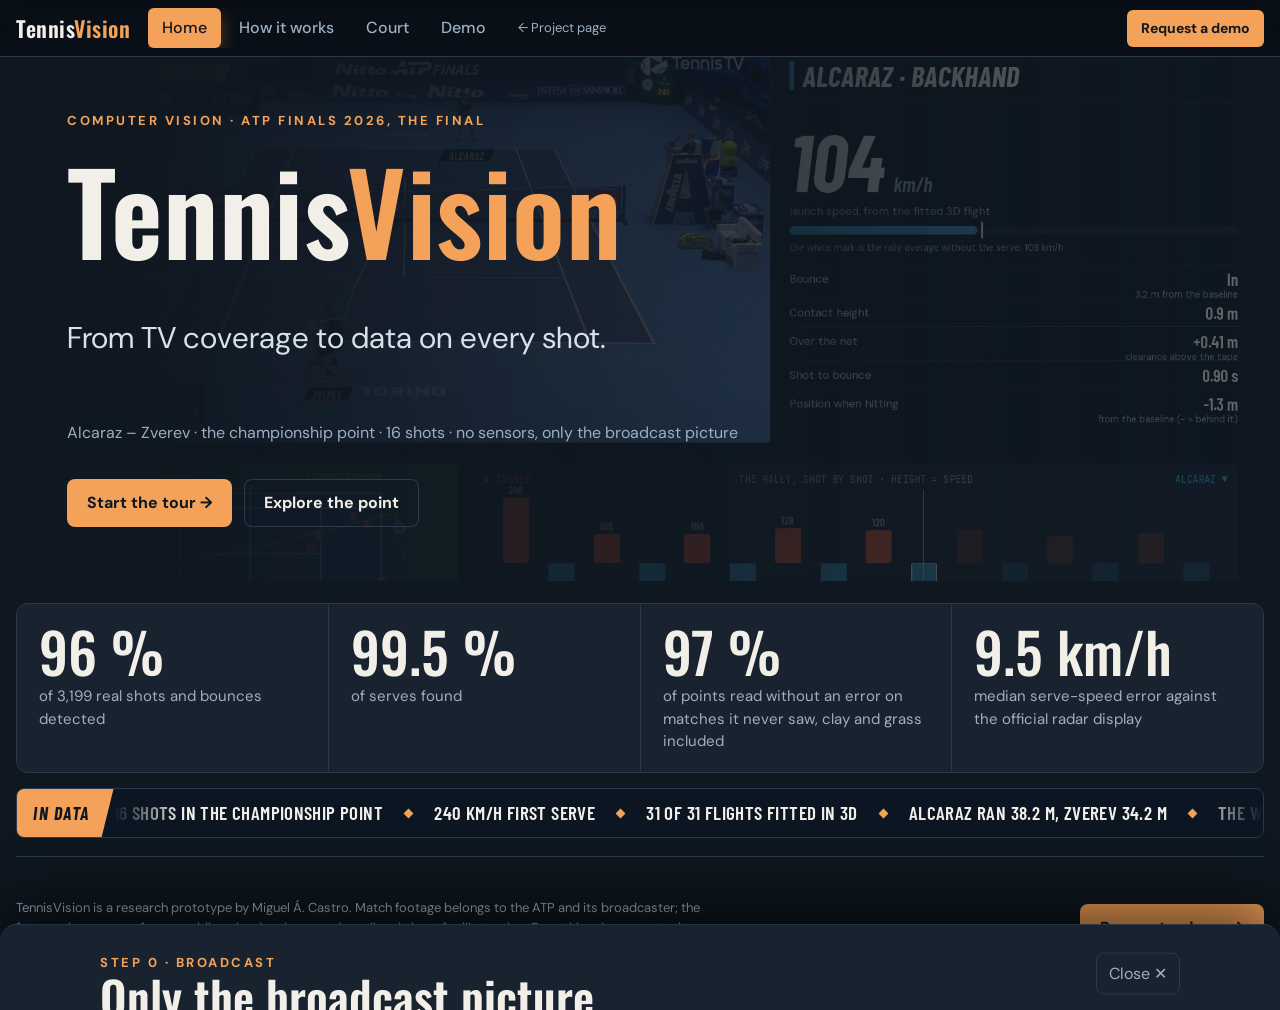
<file: tennisvision/index.html>
<!doctype html>
<html lang="en">
<head>
<meta charset="utf-8">
<meta name="viewport" content="width=device-width, initial-scale=1, viewport-fit=cover">
<title>TennisVision · Product demo</title>
<meta name="description" content="TennisVision turns ordinary tennis broadcasts into shot-by-shot data: every shot, every bounce, the ball in 3D and both players in court metres.">
<meta property="og:title" content="TennisVision · Product demo">
<meta property="og:description" content="From TV coverage to data on every shot. Shown on the championship point of the 2026 ATP Finals.">
<meta property="og:image" content="https://mtorreslanda.com/assets/img/tennis-board-poster.jpg">
<meta name="theme-color" content="#0f1720">
<link rel="icon" href="../assets/img/fav/tennisvision.svg?v=11" type="image/svg+xml">
<link rel="preconnect" href="https://fonts.googleapis.com"><link rel="preconnect" href="https://fonts.gstatic.com" crossorigin>
<link rel="stylesheet" href="https://fonts.googleapis.com/css2?family=Oswald:wght@400;500;600&family=Barlow+Condensed:ital,wght@0,600;1,600;1,700&family=DM+Sans:opsz,wght@9..40,400;9..40,500;9..40,700&family=JetBrains+Mono:wght@400;600&display=swap">
<link rel="stylesheet" href="tv.css?v=1">
<link rel="stylesheet" href="../assets/css/court-explorer.css?v=1">
<style>
  html, body { margin: 0; }
  .barra-in { gap: 18px; }
  .pedir { margin-left: auto; white-space: nowrap; text-decoration: none; background: var(--ambar); color: var(--noche); font-weight: 700;
           padding: 8px 14px; border-radius: 6px; font-size: 14px; }
  .pedir:hover { filter: brightness(1.08); }
  .volver { color: var(--gris); text-decoration: none; font-size: 13px; white-space: nowrap; }
  .volver:hover { color: var(--crema); }
  .court-tab { max-width: 1280px; margin: 0 auto; padding-block: 22px 32px; }
  .court-tab .cx { padding: 0; background: transparent; }
  .cierre { max-width: 1280px; margin: 0 auto; padding: 28px 0 40px; display: flex; flex-wrap: wrap; gap: 14px 28px; align-items: center;
            justify-content: space-between; border-top: 1px solid var(--borde); }
  .cierre p { color: var(--gris); font-size: 13px; max-width: 80ch; }
  .cierre .btn { text-decoration: none; display: inline-block; }
  .vista > .cierre { margin-inline: auto; }
  .origen { font-size: 12px; letter-spacing: 1.5px; text-transform: uppercase; color: var(--datos); font-weight: 700; }
  @media (max-width: 700px) {
    .volver { display: none; } .marca { font-size: 19px; } .pedir { padding: 7px 10px; font-size: 13px; }
    .barra-in { flex-wrap: wrap; height: auto; padding-block: 8px; row-gap: 6px; }
    .tabs { order: 3; width: 100%; }
    .linea .hito span { display: none; }
  }
</style>
</head>
<body>
<div class="fondos" aria-hidden="true"><i data-v="home" class="on"></i><i data-v="how"></i><i data-v="court"></i><i data-v="demo"></i></div>
<header class="barra">
  <div class="barra-in">
    <div class="marca">Tennis<span>Vision</span></div>
    <nav class="tabs" role="tablist" aria-label="Sections"><span class="tab-ind" id="tab-ind" aria-hidden="true"></span>
      <button class="tab" role="tab" id="t-home" data-vista="home" aria-selected="true">Home</button>
      <button class="tab" role="tab" id="t-how" data-vista="how" aria-selected="false">How it works</button>
      <button class="tab" role="tab" id="t-court" data-vista="court" aria-selected="false">Court</button>
      <button class="tab" role="tab" id="t-demo" data-vista="demo" aria-selected="false">Demo</button>
    </nav>
    <a class="volver" href="../work/tennisvision.html">← Project page</a>
    <a class="pedir" href="../index.html#contact">Request a demo</a>
  </div>
</header>

<main>
<!-- HOME -->
<section class="vista" id="home" role="tabpanel" aria-labelledby="t-home">
  <div class="hero">
    <video src="../assets/img/tennis-board.mp4" poster="../assets/img/tennis-board-poster.jpg" autoplay muted loop playsinline aria-hidden="true"></video>
    <div class="hero-in">
      <div class="eyebrow" data-a="0">Computer vision · ATP Finals 2026, the final</div>
      <h1 class="revela">Tennis<span>Vision</span></h1>
      <p class="sub" data-a="3">From TV coverage to data on every shot.</p>
      <p class="meta" data-a="4">Alcaraz – Zverev · the championship point · 16 shots · no sensors, only the broadcast picture</p>
      <div class="acciones" data-a="5">
        <button class="btn btn-1" data-ir="how">Start the tour →</button>
        <button class="btn btn-2" data-ir="court">Explore the point</button>
      </div>
    </div>
  </div>
  <div class="cifras" aria-label="Results">
    <div class="cifra" data-a="6"><b data-cuenta="96 %">96 %</b><span>of 3,199 real shots and bounces detected</span></div>
    <div class="cifra" data-a="7"><b data-cuenta="99.5 %">99.5 %</b><span>of serves found</span></div>
    <div class="cifra" data-a="8"><b data-cuenta="97 %">97 %</b><span>of points read without an error on matches it never saw, clay and grass included</span></div>
    <div class="cifra" data-a="9"><b data-cuenta="9.5 km/h">9.5 km/h</b><span>median serve-speed error against the official radar display</span></div>
  </div>
  <div class="ticker" data-a="10" aria-label="The championship point in data">
    <div class="ticker-marca">IN DATA</div>
    <div class="ticker-ventana"><div class="ticker-pista" id="ticker"></div></div>
  </div>
</section>

<!-- HOW IT WORKS -->
<section class="vista" id="how" role="tabpanel" aria-labelledby="t-how" hidden>
  <div class="rec">
    <div class="rec-cab">
      <div>
        <div class="eyebrow" data-a="0">One frame, layer by layer · US Open 2026 final, Zverev – Shelton</div>
        <h2 id="rec-titulo" data-a="1">From the TV picture to a decision, in 10 steps</h2>
      </div>
      <div class="paso-actual" aria-live="polite" data-a="2"><small id="paso-num">STEP 0 OF 9</small><span id="paso-nom">Broadcast</span></div>
      <div class="linea" id="linea" data-a="3"><div class="relleno" id="relleno"></div></div>
    </div>
    <div class="escenario" data-a="4" id="escenario" tabindex="0" aria-label="Image of the current step; press to focus">
      <div class="marco">
        <img id="img-a" alt="">
        <img id="img-b" alt="" style="opacity:0">
        <svg viewBox="0 0 1920 1080" preserveAspectRatio="none" aria-hidden="true">
          <defs>
            <mask id="agujeros"><rect width="1920" height="1080" fill="white"/><g id="huecos"></g></mask>
            <marker id="punta" viewBox="0 0 10 10" refX="8" refY="5" markerWidth="7" markerHeight="7" orient="auto-start-reverse"><path d="M0,0 L10,5 L0,10 z" fill="#f2efe8"/></marker>
          </defs>
          <g class="velo" id="velo" opacity="0">
            <rect width="1920" height="1080" fill="#05090d" fill-opacity="0.72" mask="url(#agujeros)"/>
            <g id="marcos"></g>
            <g id="flechas"></g>
          </g>
        </svg>
        <div class="pista-tap">Tap the picture to focus</div>
        <button class="lado izq" id="ant" aria-label="Previous step">‹</button>
        <button class="lado der" id="sig" aria-label="Next step">›</button>
        <div class="hud-esq" id="hud-esq"><button class="mando" id="btn-foco">Focus</button><button class="mando subir" id="btn-fondo">↑ In depth</button></div>
      </div>
      <div class="nota" id="nota" role="note"><h3 id="nota-t"></h3><div id="nota-x"></div><div class="cta">↑ in depth</div></div>
    </div>
  </div>
</section>

<!-- COURT -->
<section class="vista" id="court" role="tabpanel" aria-labelledby="t-court" hidden>
  <div class="court-tab" data-a="0">
    <div class="cx" data-src="../assets/data/tennis-point.json"
         data-links="Download the tracking (50 Hz) ↗|https://github.com/mtorreslanda/tennisvision-showcase/blob/main/data/championship-point-tracking.csv;Every shot and bounce ↗|https://github.com/mtorreslanda/tennisvision-showcase/blob/main/data/championship-point-events.csv"></div>
  </div>
</section>

<!-- DEMO -->
<section class="vista" id="demo" role="tabpanel" aria-labelledby="t-demo" hidden>
  <div class="demo">
    <div>
      <div class="eyebrow" data-a="0">Demo · all together</div>
      <h2 data-a="1">The championship point, live</h2>
    </div>
    <video data-a="2" id="video-demo" src="../assets/img/tennis-board.mp4" poster="../assets/img/tennis-board-poster.jpg" controls playsinline preload="metadata"></video>
    <div class="leyenda" data-a="3">
      <div class="c1"><b>On the video</b>Each player at their feet, the fitted 3D ball in green with its shadow, and a ring on every bounce.</div>
      <div class="c2"><b>Shot card</b>Player and stroke, launch speed against the rally average, bounce in or out, contact height and clearance over the net.</div>
      <div class="c3"><b>From above</b>Every bounce in metres, numbered by the shot that produced it, and both players' paths.</div>
      <div class="c4"><b>Rally strip</b>One bar per shot, Zverev up and Alcaraz down; the height is the launch speed.</div>
    </div>
  </div>
</section>

<footer class="vista"><div class="cierre">
  <p>TennisVision is a research prototype by Miguel Á. Castro. Match footage belongs to the ATP and its broadcaster; the frames shown come from a public upload and are used small and short, for illustration. Everything drawn on top is TennisVision output.</p>
  <a class="btn btn-1" href="../index.html#contact">Request a demo →</a>
</div></footer>
</main>

<div class="cortina" id="cortina"></div>
<aside class="fondo" id="fondo" aria-hidden="true">
  <div class="fondo-in">
    <div class="fondo-cab">
      <div><div class="eyebrow" id="f-eyebrow"></div><h2 id="f-titulo"></h2><div class="origen" id="f-origen"></div></div>
      <button class="cerrar" id="cerrar">Close ✕</button>
    </div>
    <div class="datos3" id="f-datos"></div>
    <div class="cols">
      <div id="f-texto"></div>
      <div><h3>Still hard</h3><p class="falla" id="f-falla"></p><h3 style="margin-top:18px">Built with</h3><p class="herr" id="f-herr"></p></div>
    </div>
  </div>
</aside>

<script>
// Focus boxes in pixels of the 1920x1080 images (tools/tennis/capas_uso.py and pasos_en.py → focos / cajas).
// The tour is the US Open 2026 final, frame 1462 of one rally: Zverev has just hit a backhand and the ball goes to
// Shelton. Home, Court and Demo show the championship point of the ATP Finals: two matches, two venues.
const FINAL = "From a full final processed end to end (US Open 2026, Zverev – Shelton)";
const PASOS = [
  { nom: "Broadcast", img: "tv-uso-layer-0", origen: FINAL, cajas: [[302, 140, 1618, 1000]], nota: [80, 330], flechas: [],
    t: "Only the broadcast picture",
    x: "The input is ordinary TV coverage: 1080p, 60 frames per second. No sensors, no cameras of our own.",
    datos: [["3.4 h", "of video of the final"], ["272", "main-camera shots"], ["237", "points found"]],
    texto: ["The match is cut into shots wherever the production changes camera, and only the main camera, with the whole court in view, is kept.",
            "A shot is almost always one point, from the serve to the end of the rally. Everything that follows runs shot by shot."],
    falla: "Some shots hold two points or start halfway through one; the secondary camera is not used yet.",
    herr: "Shot-boundary detection · the court itself as the camera classifier" },
  { nom: "Scoreboard", img: "tv-uso-layer-1", origen: FINAL, cajas: [[85, 856, 670, 1052]], nota: [760, 700], flechas: [[760, 860, 680, 930]],
    t: "Reading the scoreboard",
    x: "OCR reads the TV graphic: who serves, the score and, comparing with the next point, who won it.",
    datos: [["100/100", "shots read correctly across three tournaments"], ["93/93", "times the server matched the video"], ["213", "score changes in the final, sets and tie-break included"]],
    texto: ["Every broadcaster draws its scoreboard in a different place and style, so only the graphic's area is read and several frames vote on the result.",
            "The score gives every point its context: set, game, who serves and from which side."],
    falla: "The graphic sometimes hides at the start or the end of a shot; then fewer frames get a vote.",
    herr: "OCR on CPU · voting across frames" },
  { nom: "Players", img: "tv-uso-layer-2", origen: FINAL, cajas: [[613, 722, 819, 1002], [1193, 142, 1304, 320]], nota: [880, 560], flechas: [[880, 700, 828, 820], [1100, 560, 1230, 330]],
    t: "Where each player is",
    x: "A detector finds every person, a tracker keeps the two players apart, and the court says where their feet are, in metres.",
    datos: [["101,853", "player positions in the final"], ["3.3 km", "Shelton ran during the points (Zverev 3.0)"], ["29 km/h", "Shelton's top speed"]],
    texto: ["The ground point is the bottom of each box. When the near player is cut off by the bottom of the picture, the feet are estimated from the head instead, with the player's height calibrated in the same shot.",
            "From positions in metres come distances, heat maps, speeds and who hits each ball."],
    falla: "The near player is cut off in 6.8 % of the frames; estimated from the head, the position is still about 25 cm off.",
    herr: "Transformer object detector · multi-object tracker" },
  { nom: "Court", img: "tv-uso-layer-3", origen: FINAL, cajas: [[302, 232, 1618, 884]], nota: [40, 330], flechas: [[560, 420, 640, 470]],
    t: "From pixels to metres",
    x: "A network finds the 14 intersections of the court lines in every frame. With them, any pixel on the ground becomes metres.",
    datos: [["0.68 px", "from the real painted lines (the off-the-shelf model: 2.11)"], ["4,950", "training frames, 5 matches, 3 surfaces"], ["15", "bounces of the final that change from out to in with it"]],
    texto: ["The TV camera zooms during the point, so the conversion is computed frame by frame, not once per shot.",
            "The court network was trained from scratch, and it is three times more precise than the off-the-shelf model it replaced."],
    falla: "Very unusual camera angles, far from the standard main camera, are still untested.",
    herr: "Keypoint network trained from scratch · line refiner" },
  { nom: "Ball", img: "tv-uso-layer-4", origen: FINAL, cajas: [[746, 209, 1302, 565]], nota: [80, 560], flechas: [[600, 600, 770, 535]],
    t: "Finding the ball",
    x: "The ball is a few pixels wide and moves at 200 km/h. One network scans the whole frame; a second one looks again, at native resolution, around the ball's predicted path.",
    datos: [["~75 %", "of frames with the ball found, on test matches"], ["49 %", "of the remaining errors come from not seeing the ball"], ["2", "convolutional heatmap networks"]],
    texto: ["A last pass removes physically impossible jumps: a frame or two where something else (the clock, the scoreboard) looked like the ball.",
            "It is the bottleneck of the whole system: almost half of the remaining errors come from not seeing the ball when it is next to the racket or hidden by a player."],
    falla: "The ball hidden behind the near player at the moment it bounces.",
    herr: "Two convolutional heatmap networks · jump filter" },
  { nom: "Shots & bounces", img: "tv-uso-layer-5", origen: FINAL, cajas: [[1180, 199, 1612, 330], [567, 610, 900, 720]], nota: [1180, 620], flechas: [[1180, 680, 910, 668], [1400, 620, 1380, 340]],
    t: "What happens, and when",
    x: "A video network that fuses image and sound marks shots and bounces. On top, a decoder that knows the rules of tennis arbitrates: shot, bounce, shot…",
    datos: [["96 %", "of 3,199 real shots and bounces detected"], ["195 → 144", "errors on 439 hand-reviewed points, with the rules layer"], ["99.5 %", "of serves found"]],
    texto: ["The network proposes; the rule-aware decoder decides, adds the bounces it missed between two shots and needs a player near the ball for every shot. Each piece was measured point by point before it went in.",
            "From each shot come who hit it and the stroke (serve, forehand, backhand); from each bounce, in or out."],
    falla: "Volleys, and shots with the ball hidden, are still the ones most often missed.",
    herr: "Image + audio event network · rule-aware decoder" },
  { nom: "3D physics", img: "tv-uso-layer-6", origen: FINAL, cajas: [[236, 200, 1320, 860]], nota: [1360, 560], flechas: [[1360, 620, 1060, 560]],
    t: "The ball in the air",
    x: "With gravity, air drag and spin, the 3D flight that passes through the detections is fitted: height, speed and where it lands.",
    datos: [["9.5 km/h", "median serve-speed error against the official radar display (it started at 33)"], ["92 %", "of flights accepted by the quality check"], ["2.4 px", "mean error of the fitted flights on the picture"]],
    texto: ["A flight goes from one event to the next, and the bounce has to touch the ground. In green, what has already flown; dashed, what comes next: Zverev's backhand lands in and reaches Shelton's racket.",
            "The TV camera stays in place but zooms: it is modelled with a fixed centre and a focal length per frame. Drag was calibrated against the official radar."],
    falla: "At the bounce, the outgoing flight can start up to about a metre from where the incoming one ended; the drawing smooths that join.",
    herr: "Flight model with gravity, drag and spin · per-frame camera" },
  { nom: "Full-match analysis", img: "tv-analysis", origen: FINAL, cajas: [[24, 70, 556, 590], [1089, 70, 1872, 590]], nota: [640, 600], flechas: [[640, 660, 560, 560], [1160, 620, 1300, 595]],
    t: "A whole match, in data",
    x: "Every shot, bounce and step of the players ends up in a table. With it, the match can be read without watching it again: where each one hits, how they serve, how much they run.",
    datos: [["1,096", "shots of that final with stroke, speed and bounce"], ["101,853", "player positions during the points"], ["65 %", "of the points of 9 shots or more won by Zverev"]],
    texto: ["The steps before, applied to a full final, give one table per shot, per bounce and per player position.",
            "Zverev looks for the T with his serve (53 % on the deuce side, 60 % on the ad side) and lands 90 % of his groundstrokes in; Shelton 86 %. Shelton covers more ground and reaches higher top speeds."],
    falla: "Balls into the net are still counted as out.",
    herr: "pandas · matplotlib" },
  { nom: "Prediction", img: "tv-prediction", origen: FINAL, cajas: [[80, 200, 1602, 960]], nota: [1560, 40], flechas: [],
    t: "Where will the next shot go?",
    x: "With what is known at this instant (where both players are and where the ball comes from) a model predicts the direction of the next shot.",
    datos: [["51 %", "groundstroke direction, random forest"], ["39 %", "the baseline: always the most frequent direction"], ["51 %", "serve zone: no better than the player's habit (52 %)"]],
    texto: ["A random forest, cross-validated and compared with two simple baselines. What weighs most is where both players stand and where the ball comes from.",
            "It is the step from describing what happened to anticipating what comes next. With more matches and more variables, it can go beyond a single match."],
    falla: "On the serve, one match is not enough (189 serves), and professionals disguise where they serve.",
    herr: "scikit-learn · random forest · logistic regression" },
  { nom: "Technique", img: "tv-technique", origen: FINAL, cajas: [[60, 230, 1860, 870]], nota: [1330, 24], flechas: [],
    t: "What to change: the motion",
    x: "With the player's skeleton (17 body points) the serve motion can be studied: the toss, the shoulders, the hips. The goal is to say what to correct. In research.",
    datos: [["189", "serves analysed with their skeleton"], ["3", "instants: 0.33 s and 0.17 s before contact, and contact"], ["0.78", "pose confidence on the near player (0.60 far)"]],
    texto: ["Posture is measured at contact and 0.17 and 0.33 s before: where the tossed ball is relative to the shoulders, the lean of the trunk, the feet.",
            "The prescriptive step is to compare the motion when the serve works and when it fails, or when the opponent reads it, and point out what changes."],
    falla: "One match does not give enough serves per player to compare motions reliably, and the far player is seen worse than the near one.",
    herr: "17-keypoint pose model, under evaluation" },
];
const TICKER = ["16 shots in the championship point", "240 km/h first serve", "31 of 31 flights fitted in 3D", "Alcaraz ran 38.2 m, Zverev 34.2 m",
  "The winner cleared the net by 0.17 m", "120 km/h backhand to finish it", "3,199 shots and bounces reviewed by hand", "439 points checked shot by shot",
  "97 % clean points on unseen matches", "50 positions per player per second"];

const $ = (s) => document.querySelector(s);
const NS = "http://www.w3.org/2000/svg";
let paso = 0, foco = false, capa = "a";

// the ticker, twice for a seamless loop
(function () {
  const una = TICKER.map((t) => `<span>${t}</span><i aria-hidden="true"></i>`).join("");
  $("#ticker").innerHTML = una + `<span aria-hidden="true" class="copia">${una}</span>`;
})();

// entrance animations: the cascade order comes from data-a
const quieto = matchMedia("(prefers-reduced-motion: reduce)").matches;
document.querySelectorAll("[data-a]").forEach((e) => e.style.setProperty("--d", e.dataset.a));
function anima(v) {
  const sec = $("#" + v);
  sec.classList.remove("anima"); void sec.offsetWidth; sec.classList.add("anima");
  clearTimeout(sec._fin); sec._fin = setTimeout(() => sec.classList.remove("anima"), 2600);   // safeguard: final state always visible
  if (v === "home" && !quieto) cuenta();
}
function cuenta() {
  document.querySelectorAll("[data-cuenta]").forEach((b, k) => {
    const txt = b.dataset.cuenta, m = txt.match(/[\d.]+/), fin = parseFloat(m[0]), dec = (m[0].split(".")[1] || "").length;
    const t0 = performance.now() + 500 + k * 120, dur = 1300;
    let hecho = false;
    const step = (t) => {
      if (hecho) return;
      const k2 = Math.max(0, Math.min(1, (t - t0) / dur)), v = fin * (1 - (1 - k2) ** 4);
      b.textContent = txt.replace(m[0], v.toFixed(dec));
      if (k2 < 1) requestAnimationFrame(step);
    };
    requestAnimationFrame(step);
    setTimeout(() => { hecho = true; b.textContent = txt; }, 500 + k * 120 + dur + 150);
  });
}
function mueveInd() {
  const t = document.querySelector('.tab[aria-selected="true"]'), ind = $("#tab-ind");
  if (t && ind) { ind.style.left = t.offsetLeft + "px"; ind.style.width = t.offsetWidth + "px"; ind.parentElement.classList.toggle("listo", t.offsetWidth > 0); }
}
addEventListener("resize", mueveInd);
document.fonts && document.fonts.ready.then(mueveInd);
if ("ResizeObserver" in window) new ResizeObserver(mueveInd).observe(document.querySelector(".tabs"));

const vistas = ["home", "how", "court", "demo"];
function ver(v) {
  if (!vistas.includes(v)) v = "home";
  vistas.forEach((k) => { $("#" + k).hidden = k !== v; $("#t-" + k).setAttribute("aria-selected", String(k === v)); });
  mueveInd();
  document.querySelectorAll(".fondos i").forEach((f) => f.classList.toggle("on", f.dataset.v === v));
  if (v !== "demo") { const vd = $("#video-demo"); if (vd) vd.pause(); }
  try { history.replaceState(null, "", "#" + v); } catch (e) {}
  anima(v);
  window.scrollTo({ top: 0 });
}
document.querySelectorAll(".tab").forEach((b) => b.addEventListener("click", () => ver(b.dataset.vista)));
document.querySelectorAll("[data-ir]").forEach((b) => b.addEventListener("click", () => ver(b.dataset.ir)));

// timeline: the last three steps (analysis, prediction, technique) are what is done WITH the data
const PRIMER_EXTRA = 7;
const linea = $("#linea");
PASOS.forEach((p, i) => {
  const b = document.createElement("button");
  b.className = i >= PRIMER_EXTRA ? "hito extra" : "hito"; b.type = "button"; b.innerHTML = `<i></i><span>${p.nom}</span>`;
  b.setAttribute("aria-label", `Step ${i}: ${p.nom}`);
  b.addEventListener("click", () => { foco = false; ir(i); });
  linea.appendChild(b);
});
function el(tag, at) { const e = document.createElementNS(NS, tag); for (const k in at) e.setAttribute(k, at[k]); return e; }
function pinta() {
  const p = PASOS[paso];
  const src = `img/${p.img}.jpg`, vis = $("#img-" + capa), otra = $("#img-" + (capa === "a" ? "b" : "a"));
  if (!vis.getAttribute("src")) { vis.src = src; vis.style.opacity = 1; }
  else if (!vis.src.endsWith(src)) { otra.src = src; otra.style.opacity = 1; vis.style.opacity = 0; capa = capa === "a" ? "b" : "a"; }
  $("#paso-num").textContent = (paso >= PRIMER_EXTRA ? "WITH THE DATA · " : "") + `STEP ${paso} OF ${PASOS.length - 1}`;
  $("#paso-num").parentElement.classList.toggle("extra", paso >= PRIMER_EXTRA);
  if ($("#paso-nom").textContent !== p.nom) { const pn = $("#paso-nom"); pn.textContent = p.nom; pn.classList.remove("cambia"); void pn.offsetWidth; pn.classList.add("cambia"); }
  [...linea.querySelectorAll(".hito")].forEach((h, i) => { h.classList.toggle("actual", i === paso); h.classList.toggle("hecho", i < paso); });
  $("#relleno").style.width = `${(90 * Math.min(paso, PRIMER_EXTRA - 1)) / (PASOS.length - 1)}%`;
  const huecos = $("#huecos"), marcos = $("#marcos"), flechas = $("#flechas");
  huecos.replaceChildren(); marcos.replaceChildren(); flechas.replaceChildren();
  p.cajas.forEach(([x0, y0, x1, y1]) => {
    huecos.appendChild(el("rect", { x: x0, y: y0, width: x1 - x0, height: y1 - y0, rx: 14, fill: "black" }));
    marcos.appendChild(el("rect", { x: x0, y: y0, width: x1 - x0, height: y1 - y0, rx: 14, fill: "none", stroke: "#f4a259", "stroke-width": 5 }));
  });
  p.flechas.forEach(([x0, y0, x1, y1]) => flechas.appendChild(el("line", { x1: x0, y1: y0, x2: x1, y2: y1, stroke: "#f2efe8", "stroke-width": 5, "marker-end": "url(#punta)" })));
  $("#velo").setAttribute("opacity", foco ? 1 : 0);
  $("#escenario").classList.toggle("foco", foco);
  const n = $("#nota");
  n.style.left = `${(100 * p.nota[0]) / 1920}%`; n.style.top = `${(100 * p.nota[1]) / 1080}%`;
  $("#nota-t").textContent = p.t; $("#nota-x").textContent = p.x;
  $("#btn-foco").textContent = foco ? "Unfocus" : "Focus";
  $("#f-eyebrow").textContent = `Step ${paso} · ${p.nom}`;
  $("#f-titulo").textContent = p.t;
  $("#f-origen").textContent = p.origen || "";
  $("#f-datos").innerHTML = p.datos.map(([b, s]) => `<div class="dato"><b>${b}</b><span>${s}</span></div>`).join("");
  $("#f-texto").innerHTML = p.texto.map((t) => `<p>${t}</p>`).join("");
  $("#f-falla").textContent = p.falla; $("#f-herr").textContent = p.herr;
}
let tHud = null;
function hud() {
  const e = $("#escenario"); e.classList.add("hud-on"); clearTimeout(tHud);
  tHud = setTimeout(() => { if (!e.querySelector(".lado:hover, .hud-esq:hover")) e.classList.remove("hud-on"); }, 2600);
}
function ir(i) {
  paso = Math.max(0, Math.min(PASOS.length - 1, i)); pinta(); hud();
  $("#ant").disabled = paso === 0 && !foco; $("#sig").disabled = paso === PASOS.length - 1 && foco;
}
function alternaFoco(v) { foco = v ?? !foco; pinta(); $("#ant").disabled = paso === 0 && !foco; $("#sig").disabled = paso === PASOS.length - 1 && foco; }
function fondo(abrir) {
  $("#fondo").classList.toggle("abierto", abrir); $("#cortina").classList.toggle("on", abrir);
  $("#fondo").setAttribute("aria-hidden", String(!abrir));
}
// → : first the next step, then its focus; ← : the other way round
function avanza() { if (!foco) alternaFoco(true); else if (paso < PASOS.length - 1) { foco = false; ir(paso + 1); } hud(); }
function retrocede() { if (foco) alternaFoco(false); else if (paso > 0) { foco = true; ir(paso - 1); } hud(); }
$("#ant").addEventListener("click", retrocede);
$("#sig").addEventListener("click", avanza);
$("#btn-foco").addEventListener("click", () => alternaFoco());
$("#escenario").addEventListener("click", () => alternaFoco());
$("#escenario").addEventListener("mousemove", hud);
["#hud-esq", "#ant", "#sig"].forEach((q) => $(q).addEventListener("click", (e) => e.stopPropagation()));
$("#btn-fondo").addEventListener("click", () => fondo(true));
$("#nota").addEventListener("click", (e) => { e.stopPropagation(); fondo(true); });
$("#cerrar").addEventListener("click", () => fondo(false));
$("#cortina").addEventListener("click", () => fondo(false));
document.addEventListener("keydown", (e) => {
  if ($("#how").hidden) return;
  if (e.key === "ArrowRight") { avanza(); e.preventDefault(); }
  else if (e.key === "ArrowLeft") { retrocede(); e.preventDefault(); }
  else if (e.key === " " || e.key === "f") { alternaFoco(); e.preventDefault(); }
  else if (e.key === "ArrowUp" || e.key === "Enter") { fondo(true); e.preventDefault(); }
  else if (e.key === "ArrowDown" || e.key === "Escape") { fondo(false); e.preventDefault(); }
});
PASOS.forEach((p) => { const i = new Image(); i.src = `img/${p.img}.jpg`; });
ir(0);
ver((location.hash || "").slice(1));
// the section ids match the #token, so the browser jumps to them on load: start at the top
addEventListener("load", () => { window.scrollTo(0, 0); mueveInd(); });
</script>
<script src="../assets/js/court-explorer.js?v=1"></script>
</body>
</html>
</file>
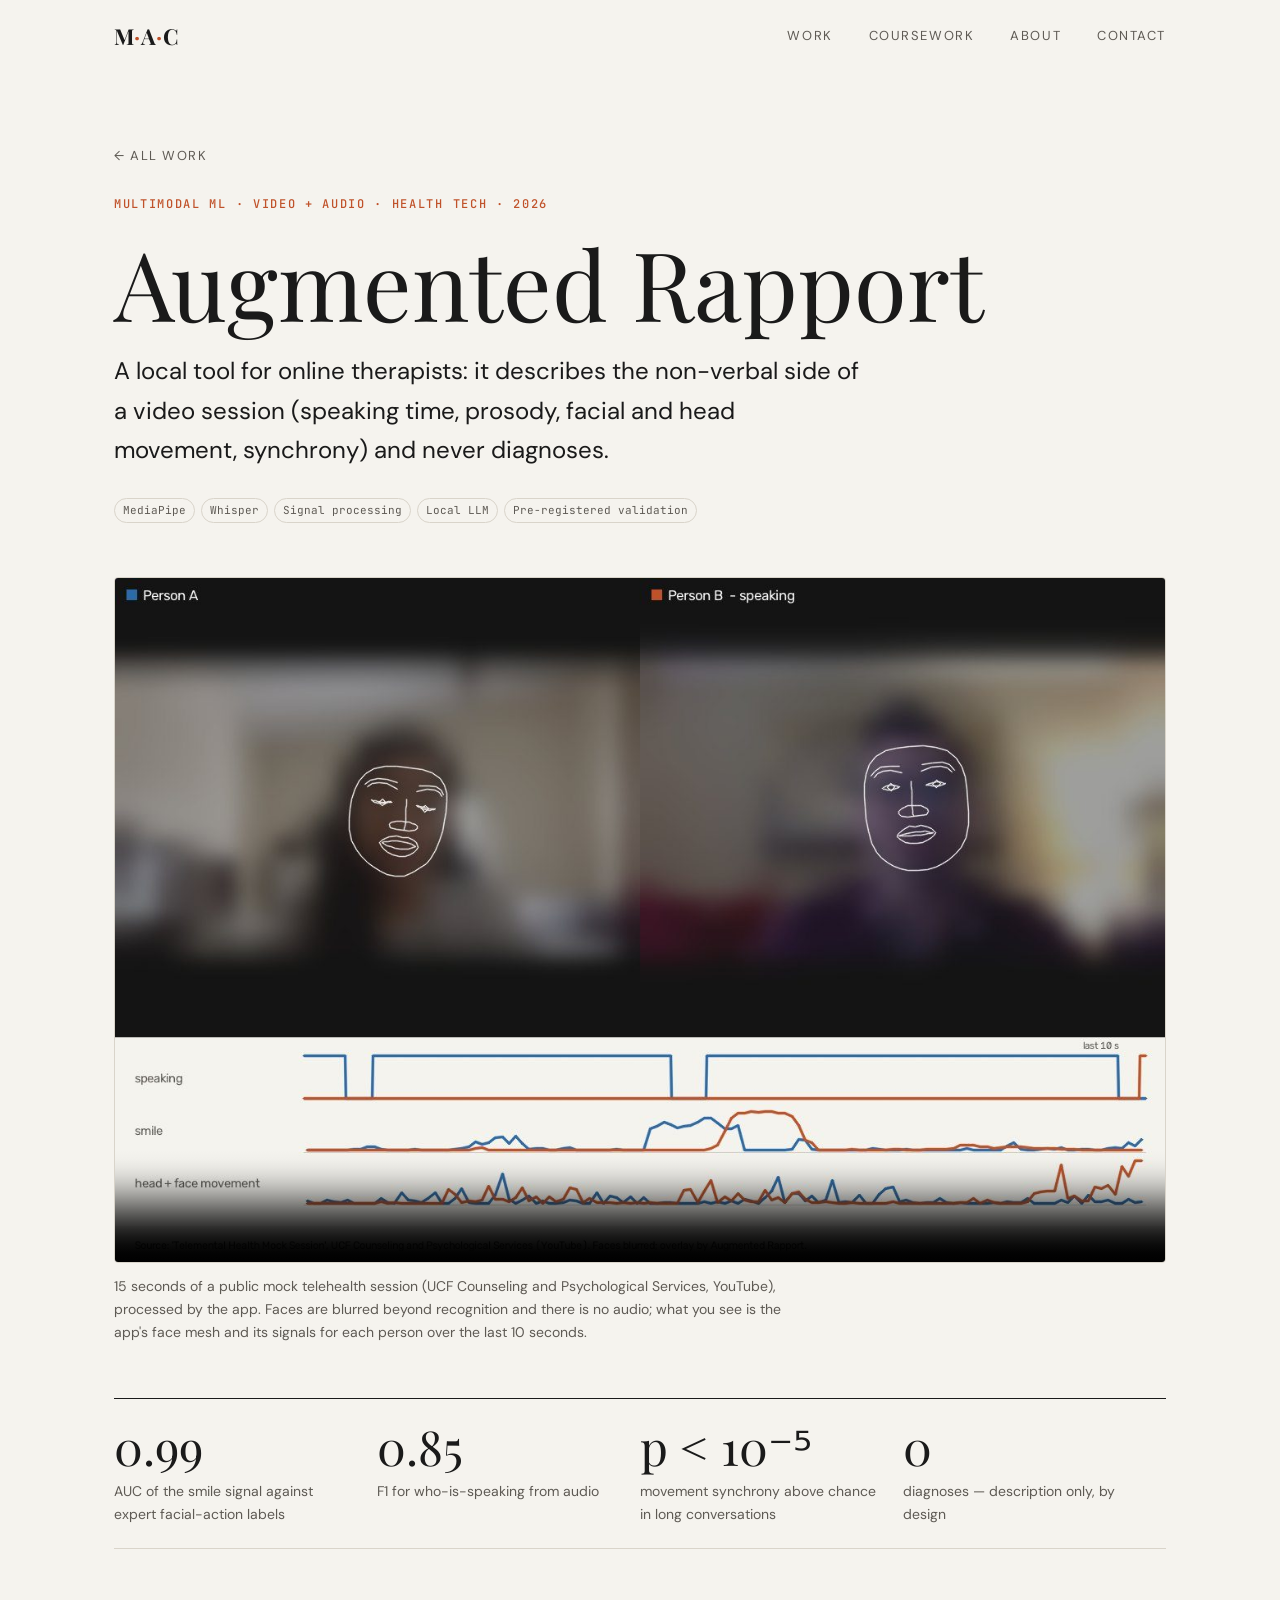
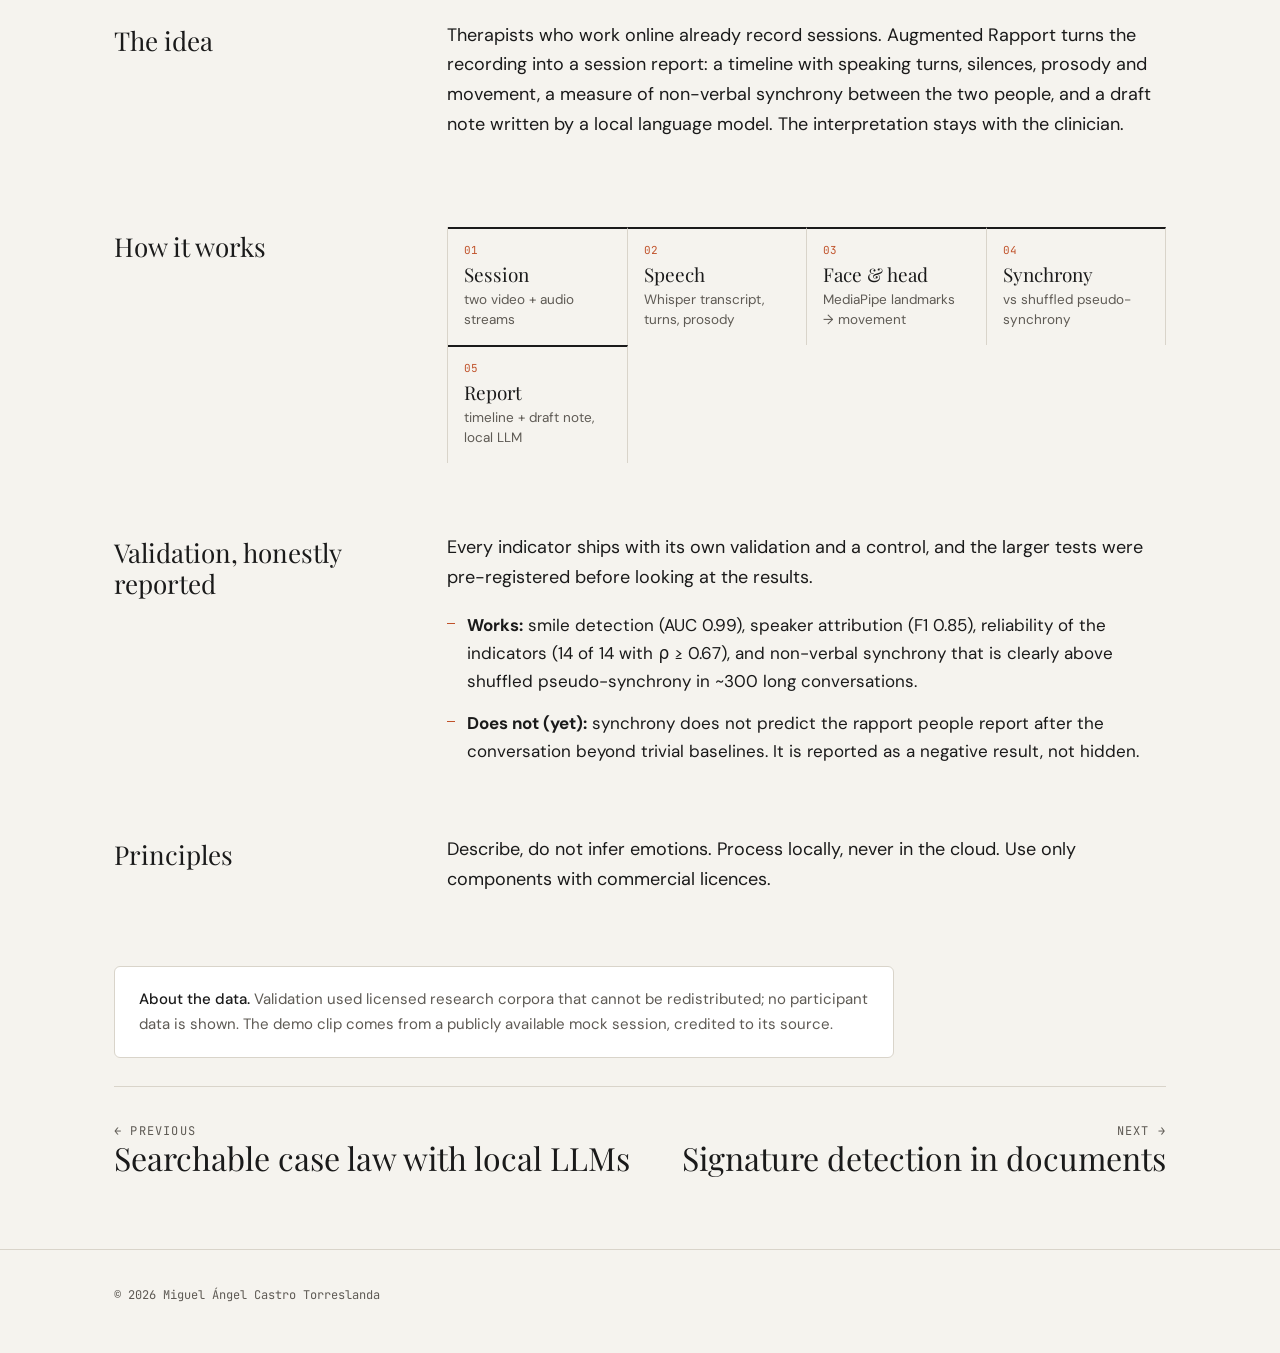
<file: work/augmented-rapport.html>
<!doctype html>
<html lang="en">
<head>
<meta charset="utf-8">
<script>document.documentElement.classList.add('js')</script>
<meta name="viewport" content="width=device-width, initial-scale=1">
<title>Augmented Rapport — Miguel Ángel Castro Torreslanda</title>
<meta name="description" content="A local tool for online therapists: it describes the non-verbal side of a video session (speaking time, prosody, facial and head movement, synchrony) and never diagnoses.">
<meta property="og:title" content="Augmented Rapport — Miguel Ángel Castro Torreslanda">
<meta property="og:description" content="A local tool for online therapists: it describes the non-verbal side of a video session (speaking time, prosody, facial and head movement, synchrony) and never diagnoses.">
<meta property="og:image" content="https://mtorreslanda.com/assets/img/rapport-demo.jpg">
<meta name="theme-color" content="#F5F3EE">
<link rel="icon" href="../assets/img/fav/home.svg?v=11" type="image/svg+xml">
<link rel="preconnect" href="https://fonts.googleapis.com"><link rel="preconnect" href="https://fonts.gstatic.com" crossorigin><link href="https://fonts.googleapis.com/css2?family=DM+Sans:opsz,wght@9..40,400;9..40,500;9..40,700&family=JetBrains+Mono:wght@400;500&family=Playfair+Display:ital,wght@0,400;0,700;1,400&display=swap" rel="stylesheet">
<link rel="stylesheet" href="../assets/css/site.css?v=6">
</head>
<body>
<nav class="nav"><div class="wrap">
  <a class="logo" href="../index.html">M<span>·</span>A<span>·</span>C</a>
  <div class="nav-links">
    <a href="../index.html#work">Work</a>
    <a class="opt" href="../index.html#coursework">Coursework</a>
    <a href="../index.html#about">About</a>
    <a href="../index.html#contact">Contact</a>
  </div>
</div></nav>
<main class="wrap">
<header class="case-head">
  <a class="back" href="../index.html#work">← All work</a>
  <div class="kicker" style="margin-top:28px">Multimodal ML · Video + audio · Health tech · 2026</div>
  <h1>Augmented Rapport</h1>
  <p class="oneliner">A local tool for online therapists: it describes the non-verbal side of a video session (speaking time, prosody, facial and head movement, synchrony) and never diagnoses.</p>
  <div class="tags"><span>MediaPipe</span><span>Whisper</span><span>Signal processing</span><span>Local LLM</span><span>Pre-registered validation</span></div>
</header>
<figure class="cover"><div class="frame"><video src="../assets/img/rapport-demo.mp4" poster="../assets/img/rapport-demo.jpg" controls muted loop playsinline preload="none" aria-label="Two blurred video-call panels with a white face mesh drawn over each face, and live traces below for speaking, smiling and head movement of both people." style="width:100%;display:block"></video></div><figcaption>15 seconds of a public mock telehealth session (UCF Counseling and Psychological Services, YouTube), processed by the app. Faces are blurred beyond recognition and there is no audio; what you see is the app&#x27;s face mesh and its signals for each person over the last 10 seconds.</figcaption></figure>
<div class="metrics"><div><b>0.99</b><span>AUC of the smile signal against expert facial-action labels</span></div><div><b>0.85</b><span>F1 for who-is-speaking from audio</span></div><div><b>p &lt; 10⁻⁵</b><span>movement synchrony above chance in long conversations</span></div><div><b>0</b><span>diagnoses — description only, by design</span></div></div>
<div class="prose">
<h2 class="rv">The idea</h2><div class="body rv"><p>Therapists who work online already record sessions. Augmented Rapport turns the recording into a session report: a timeline with speaking turns, silences, prosody and movement, a measure of non-verbal synchrony between the two people, and a draft note written by a local language model. The interpretation stays with the clinician.</p></div>
<h2 class="rv">How it works</h2><div class="body rv"><ol class="pipeline"><li><b>Session</b><span>two video + audio streams</span></li><li><b>Speech</b><span>Whisper transcript, turns, prosody</span></li><li><b>Face &amp; head</b><span>MediaPipe landmarks → movement</span></li><li><b>Synchrony</b><span>vs shuffled pseudo-synchrony</span></li><li><b>Report</b><span>timeline + draft note, local LLM</span></li></ol></div>
<h2 class="rv">Validation, honestly reported</h2><div class="body rv"><p>Every indicator ships with its own validation and a control, and the larger tests were pre-registered before looking at the results.</p><ul class='facts'><li><b>Works:</b> smile detection (AUC 0.99), speaker attribution (F1 0.85), reliability of the indicators (14 of 14 with ρ ≥ 0.67), and non-verbal synchrony that is clearly above shuffled pseudo-synchrony in ~300 long conversations.</li><li><b>Does not (yet):</b> synchrony does not predict the rapport people report after the conversation beyond trivial baselines. It is reported as a negative result, not hidden.</li></ul></div>
<h2 class="rv">Principles</h2><div class="body rv"><p>Describe, do not infer emotions. Process locally, never in the cloud. Use only components with commercial licences.</p></div>
</div>
<div class="note"><b>About the data.</b> Validation used licensed research corpora that cannot be redistributed; no participant data is shown. The demo clip comes from a publicly available mock session, credited to its source.</div>
<nav class="next"><a href="legal-rag.html"><small>← Previous</small><span>Searchable case law with local LLMs</span></a><a href="signature-detection.html"><small>Next →</small><span>Signature detection in documents</span></a></nav>
</main>
<footer><div class="wrap">
  <span>© 2026 Miguel Ángel Castro Torreslanda</span>
</div></footer>
<script src="../assets/js/site.js?v=6"></script>
<script>if (matchMedia('(prefers-reduced-motion: reduce)').matches) document.querySelectorAll('video[data-autoplay]').forEach(function (v) { v.removeAttribute('autoplay'); v.pause(); });</script>
</body>
</html>
</file>
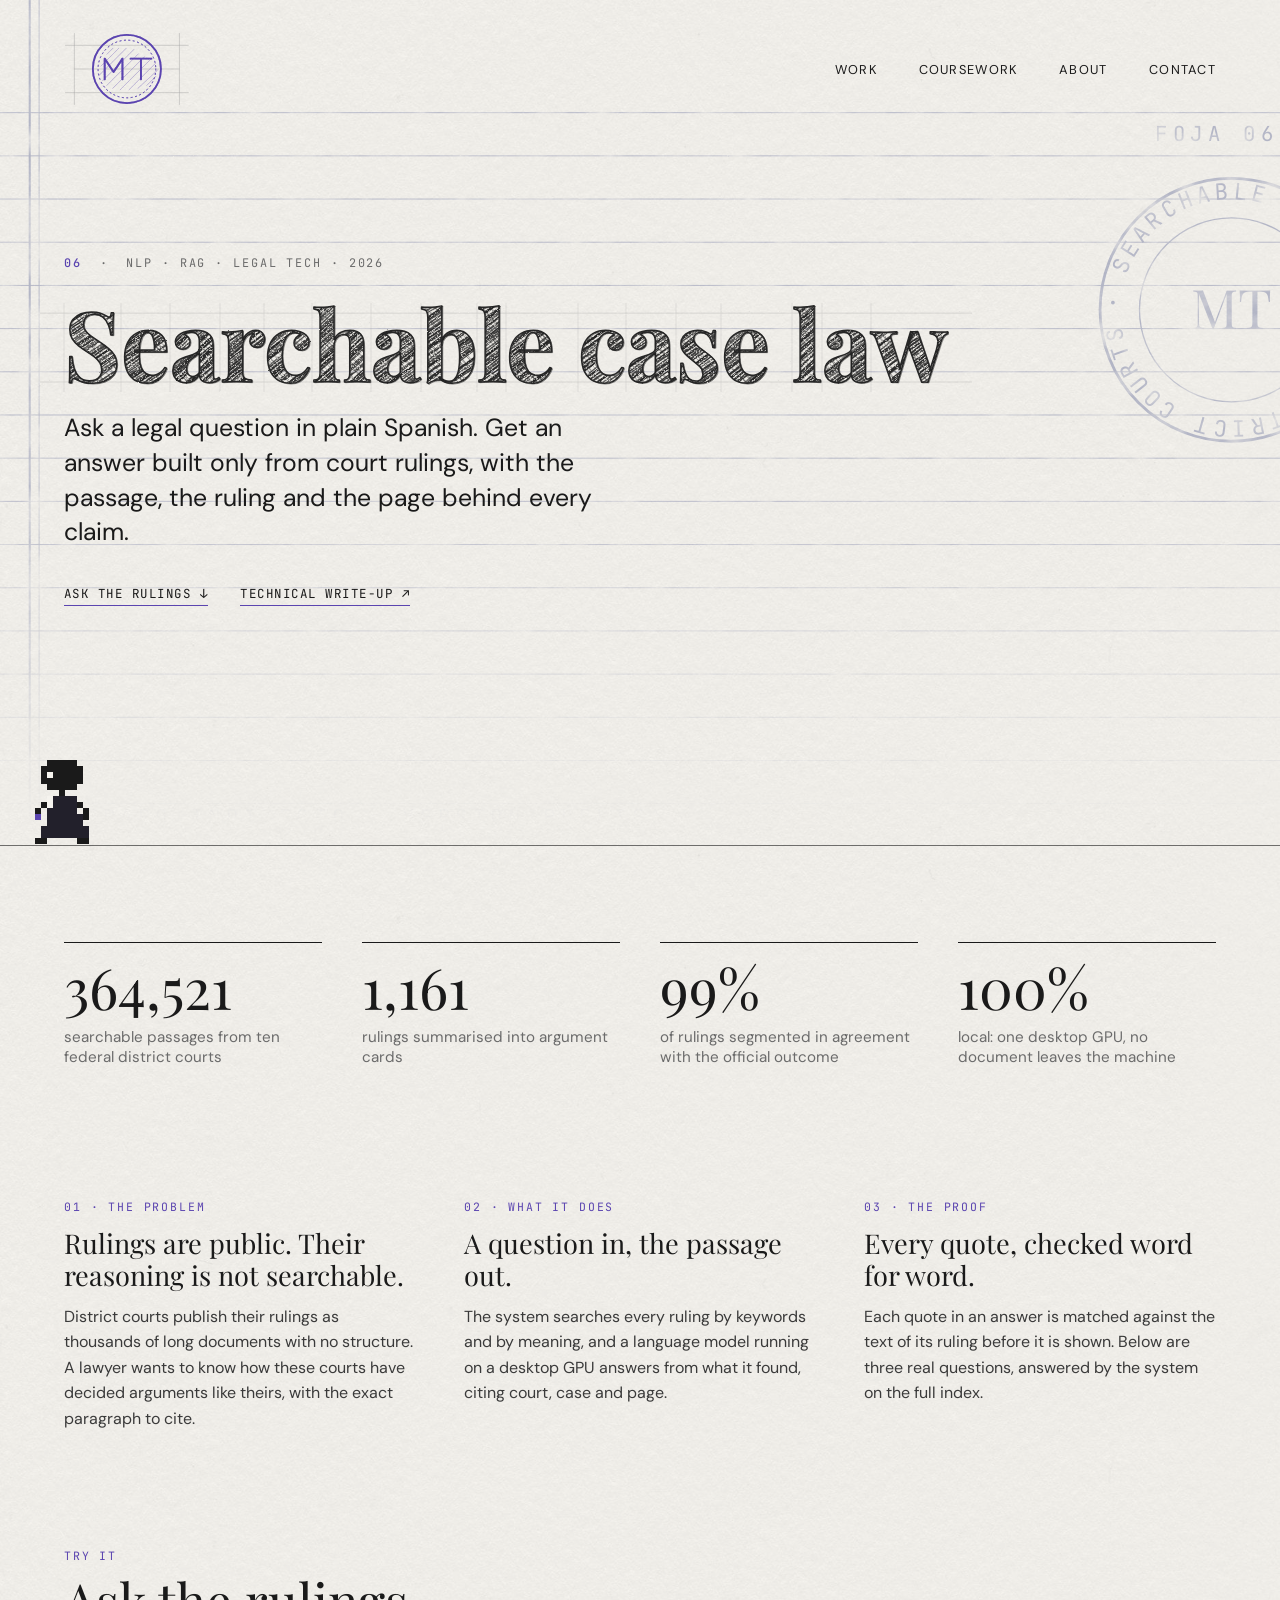
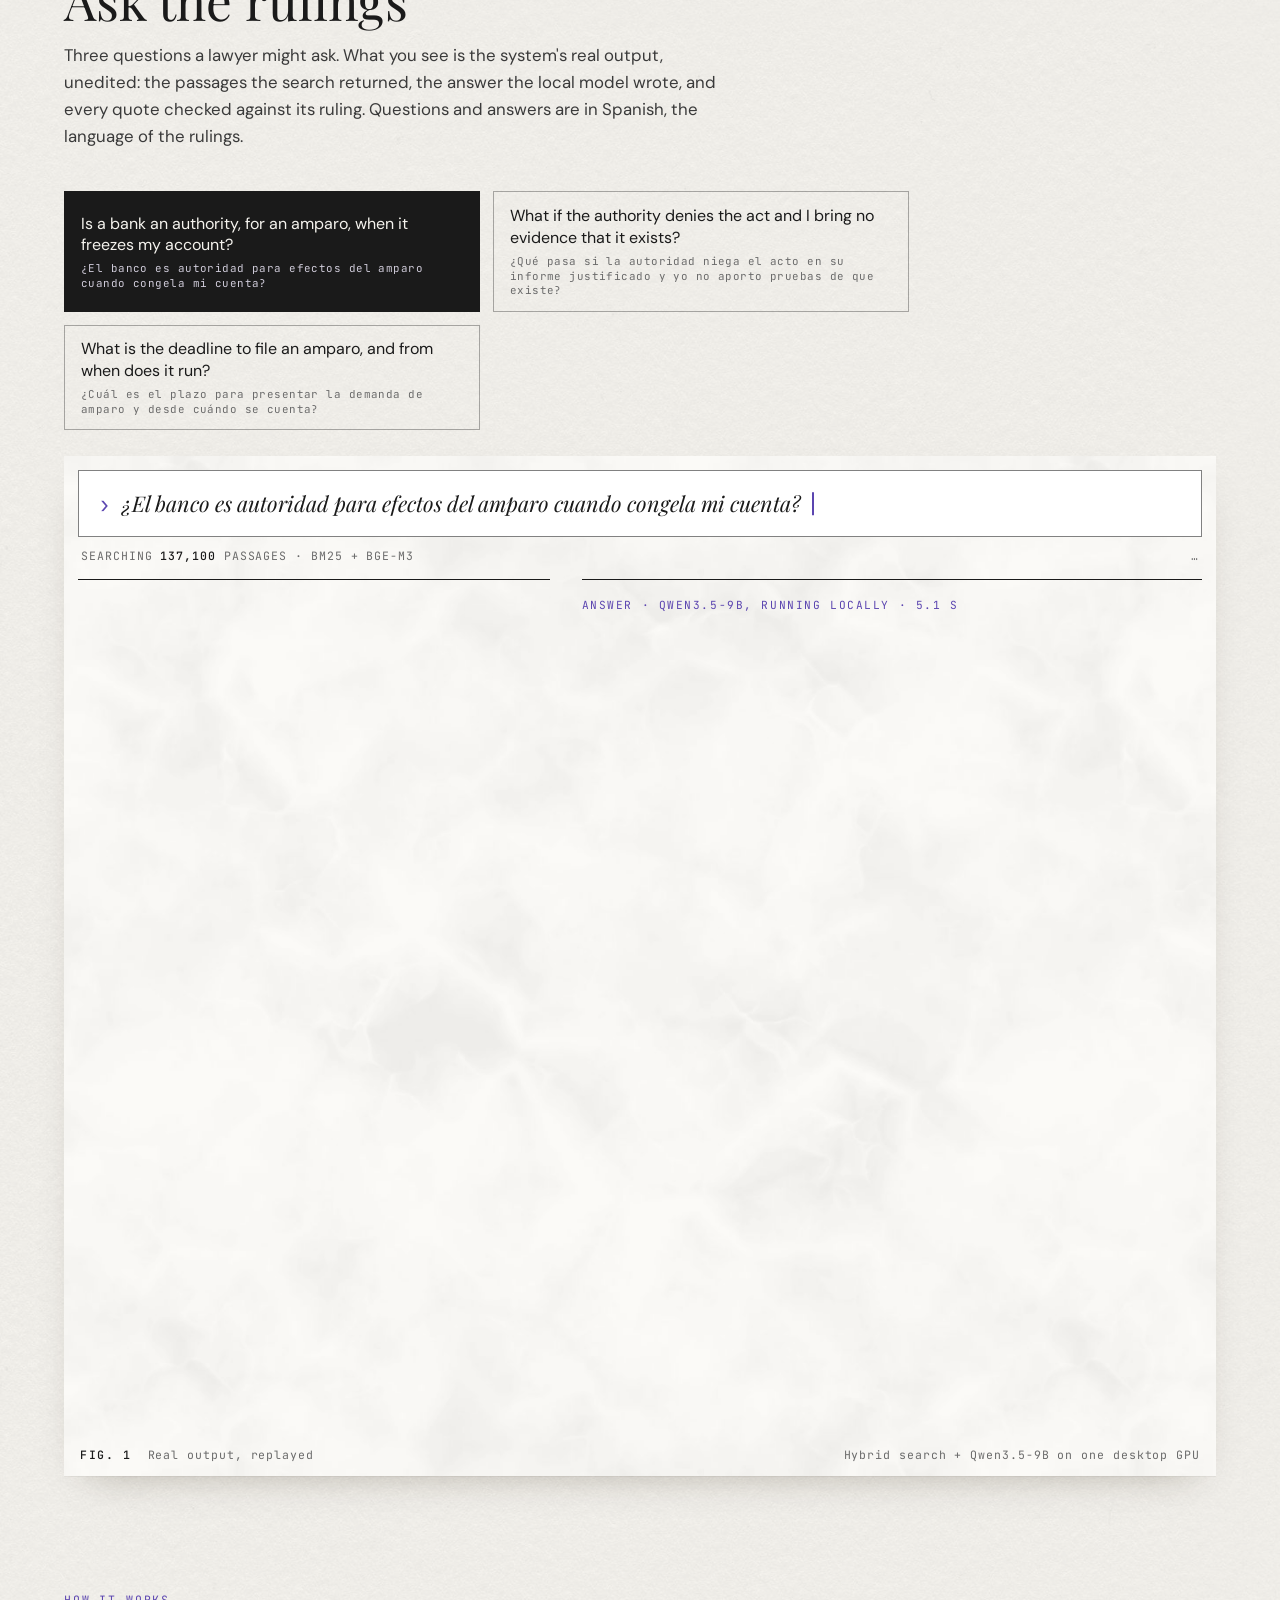
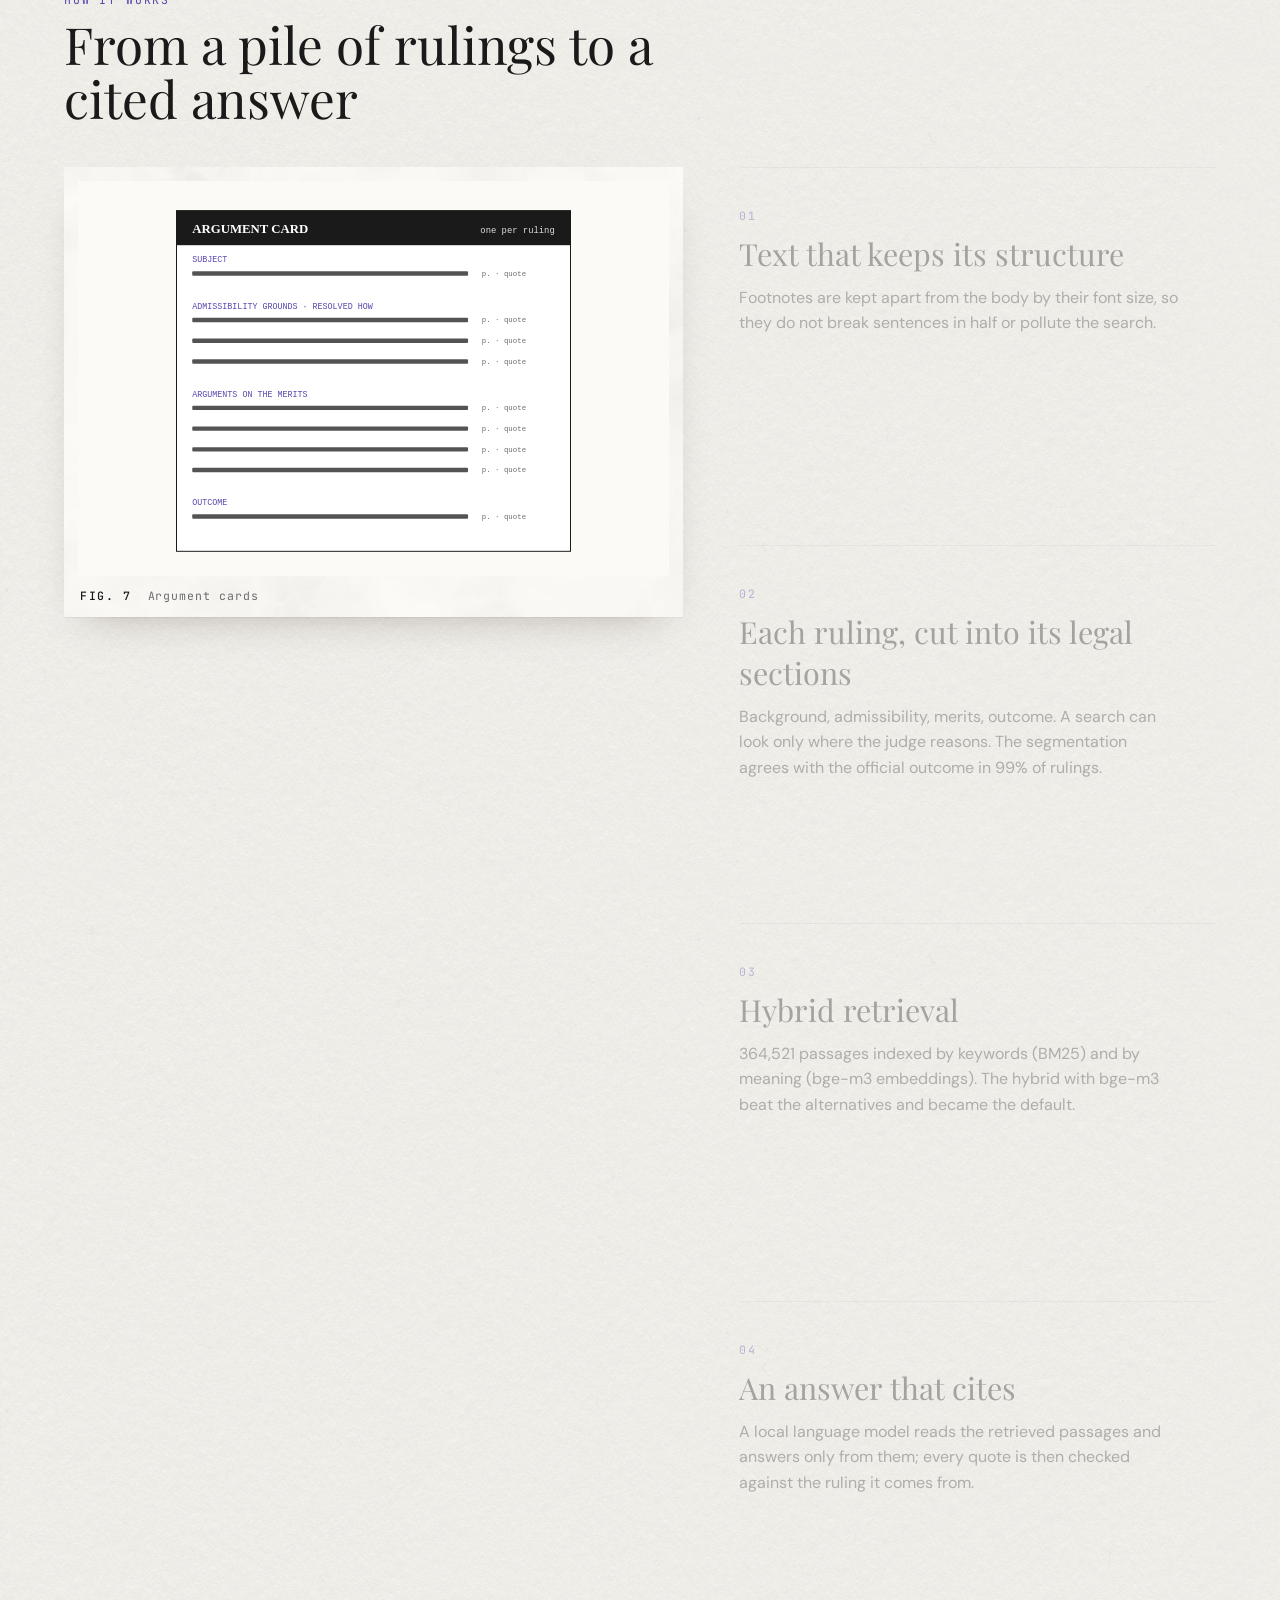
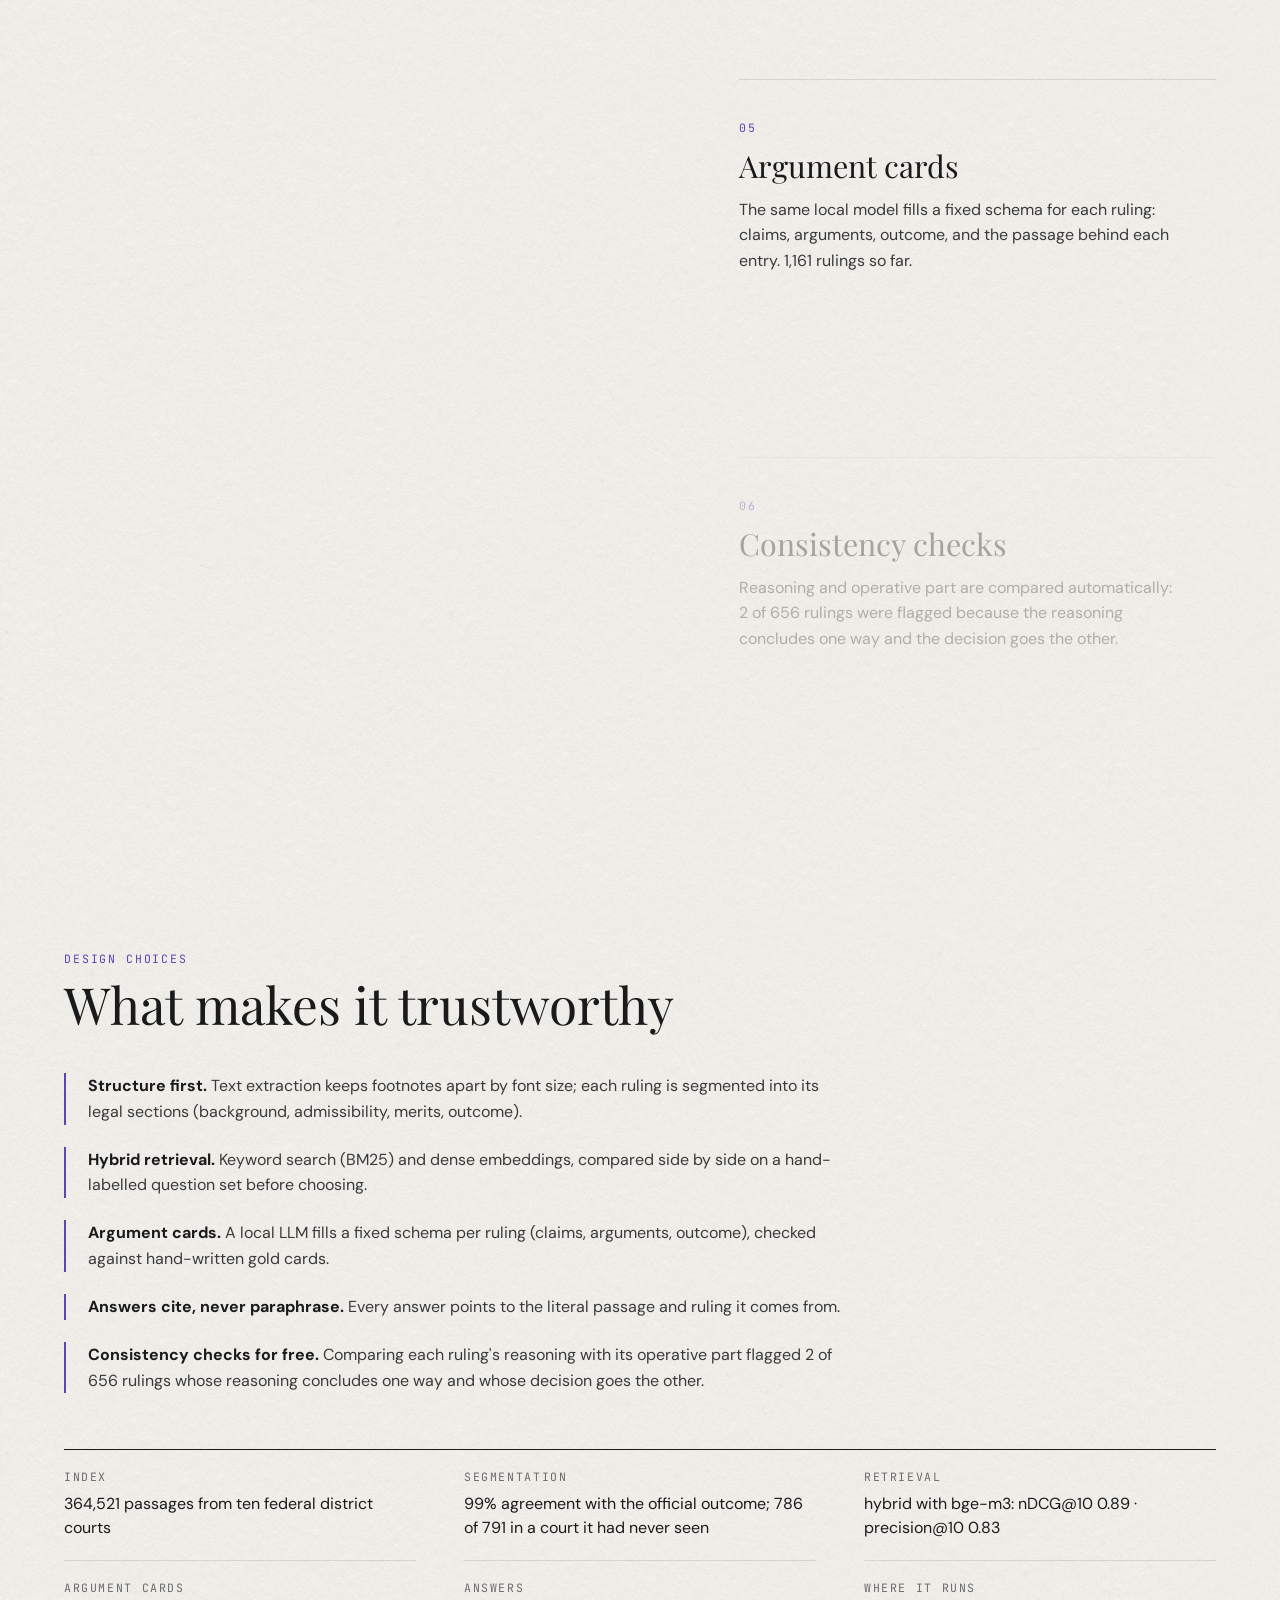
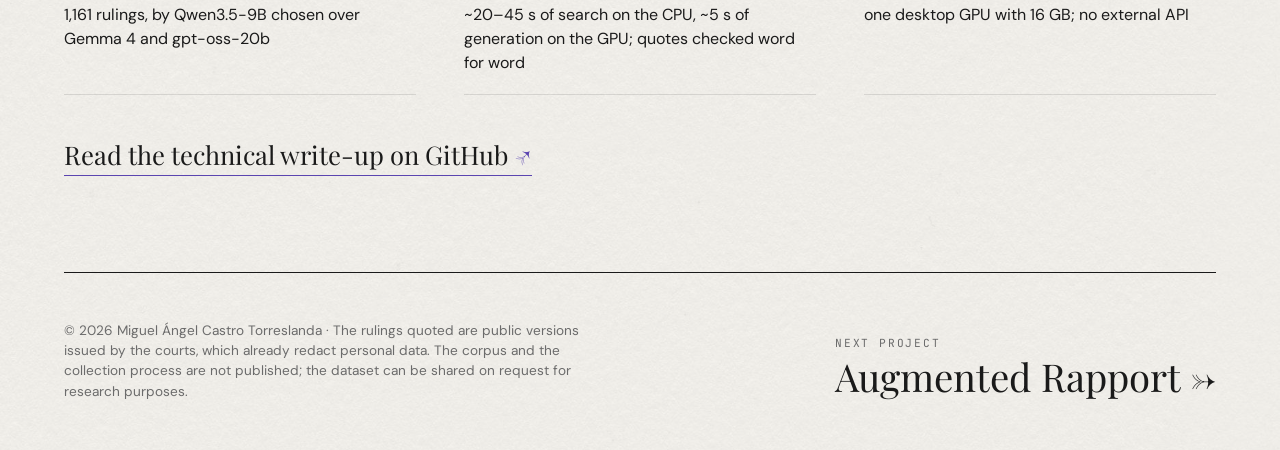
<file: work/legal-rag.html>
<!doctype html>
<html lang="en">
<head>
<meta charset="utf-8">
<script>document.documentElement.classList.add('js')</script>
<meta name="viewport" content="width=device-width, initial-scale=1">
<title>Searchable case law with local LLMs — Miguel Ángel Castro Torreslanda</title>
<meta name="description" content="Ask a legal question in plain Spanish and get an answer built only from court rulings, with the exact passage, ruling and page behind every claim. 364,521 passages, answered by a model that runs locally.">
<meta property="og:title" content="Searchable case law with local LLMs — Miguel Ángel Castro Torreslanda">
<meta property="og:description" content="Ask a legal question in plain Spanish and get an answer built only from court rulings, with the exact passage, ruling and page behind every claim.">
<meta property="og:image" content="https://mtorreslanda.com/assets/img/legal-retrieval.png">
<meta property="og:type" content="website">
<link rel="icon" href="../assets/img/fav/legal-rag.svg?v=11" type="image/svg+xml">
<link rel="preconnect" href="https://fonts.googleapis.com"><link rel="preconnect" href="https://fonts.gstatic.com" crossorigin>
<link href="https://fonts.googleapis.com/css2?family=DM+Sans:opsz,wght@9..40,400;9..40,500;9..40,700&family=JetBrains+Mono:wght@400;500&family=Playfair+Display:wght@400;700&display=swap" rel="stylesheet">
<link rel="stylesheet" href="../assets/css/project.css?v=11">
<link rel="stylesheet" href="../assets/css/case-explorer.css?v=11">
<style>
  /* Searchable case law: a court file, in seal ink (decision SH57) */
  :root { --accent: #5B45B0; --print: #2E3A7A; }
  .p-title { font-size: clamp(3.2rem, 7.6vw, 7.8rem); }
  .p-design { list-style: none; display: grid; gap: 1.4rem; max-width: 72ch; margin-bottom: 3.5rem; }
  .p-design li { padding-left: 1.4rem; border-left: 2px solid var(--accent); line-height: 1.6; color: #3A3A3A; }
  .p-design b { color: var(--ink); }
</style>
</head>
<body>
<nav class="nav" aria-label="Main">
  <a href="../index.html" class="nav-logo" aria-label="Miguel Ángel Castro Torreslanda, home">
    <svg viewBox="0 0 170 100" fill="none" stroke-linecap="round" stroke-linejoin="round" aria-hidden="true">
      <defs><filter id="pencil" x="-10%" y="-10%" width="120%" height="120%">
        <feTurbulence type="fractalNoise" baseFrequency="0.9" numOctaves="2" seed="3" result="n"/>
        <feDisplacementMap in="SourceGraphic" in2="n" scale="1.6" xChannelSelector="R" yChannelSelector="G" result="d"/>
        <feComposite in="d" in2="n" operator="in" result="grain"/><feMerge><feMergeNode in="d"/><feMergeNode in="grain"/></feMerge></filter></defs>
      <!-- Searchable case law: the monogram inside an official seal, in violet pencil (decision SH57) -->
      <g class="guides" stroke="#A0A0A0" stroke-width=".6">
        <line x1="2" y1="18" x2="168" y2="18" style="--len:170"/><line x1="2" y1="82" x2="168" y2="82" style="--len:170"/>
        <line x1="14" y1="2" x2="14" y2="98" style="--len:100"/><line x1="156" y1="2" x2="156" y2="98" style="--len:100"/>
        <line x1="14" y1="50" x2="156" y2="50" style="--len:145"/></g>
      <g class="hatch" stroke="#5B45B0" stroke-width=".9" opacity=".4" filter="url(#pencil)">
        <path d="M58 30 L66 22 M50 46 L74 22 M48 58 L84 22 M52 66 L96 22 M58 72 L106 24 M66 76 L114 28 M76 78 L120 34 M88 78 L124 42 M100 76 L126 52 M112 72 L124 60" style="--len:60"/></g>
      <g class="strokes" filter="url(#pencil)" stroke="#5B45B0" stroke-width="2.4">
        <circle cx="85" cy="50" r="46" style="--len:290"/>
        <circle cx="85" cy="50" r="39" stroke-width="1.2" stroke-dasharray="1.5 4.5" style="--len:245"/>
        <path d="M55 64 L55 36 L67 54 L79 36 L79 64" stroke-width="2.6" style="--len:120"/>
        <path d="M90 36 L118 36 M104 36 L104 64" stroke-width="2.6" style="--len:60"/></g>
    </svg>
  </a>
  <div class="nav-links">
    <a href="../index.html#work">Work</a>
    <a class="opt" href="../index.html#coursework">Coursework</a>
    <a href="../index.html#about">About</a>
    <a href="../index.html#contact">Contact</a>
  </div>
</nav>

<header class="p-hero">
  <!-- the printed sheet: a page of a court file in seal ink -->
  <svg class="p-print" viewBox="0 0 1600 900" preserveAspectRatio="xMidYMid slice" aria-hidden="true">
    <defs>
      <filter id="ink" x="0" y="0" width="100%" height="100%">
        <feTurbulence type="fractalNoise" baseFrequency=".9" numOctaves="2" seed="11" result="g"/>
        <feDisplacementMap in="SourceGraphic" in2="g" scale="1.4" xChannelSelector="R" yChannelSelector="G" result="d"/>
        <feTurbulence type="fractalNoise" baseFrequency=".035" numOctaves="3" seed="5" result="blot"/>
        <feColorMatrix in="blot" type="matrix" values="0 0 0 0 0  0 0 0 0 0  0 0 0 0 0  0 0 0 -1.6 1.55" result="fade"/>
        <feComposite in="d" in2="fade" operator="in"/>
      </filter>
      <path id="sealpath" d="M1430 330 m-118 0 a118 118 0 1 1 236 0 a118 118 0 1 1 -236 0"/>
    </defs>
    <g filter="url(#ink)" fill="none" stroke="currentColor">
      <g stroke-width="1" id="rules"></g>
      <line x1="150" y1="0" x2="150" y2="900" stroke-width="2.2"/><line x1="160" y1="0" x2="160" y2="900" stroke-width="1"/>
      <g id="folio" fill="currentColor" stroke="none" font-family="JetBrains Mono, monospace" font-size="22" letter-spacing="6"></g>
      <g stroke-width="3"><circle cx="1430" cy="330" r="140"/><circle cx="1430" cy="330" r="98" stroke-width="1.4"/></g>
      <text fill="currentColor" stroke="none" font-family="JetBrains Mono, monospace" font-size="24" letter-spacing="6">
        <textPath href="#sealpath" textLength="730" lengthAdjust="spacing">· SEARCHABLE CASE LAW · DISTRICT COURTS</textPath></text>
      <text x="1430" y="350" fill="currentColor" stroke="none" font-family="Playfair Display, serif" font-size="58" text-anchor="middle">MT</text>
    </g>
  </svg>
  <div class="p-kicker"><b>06</b> &nbsp;·&nbsp; NLP · RAG · Legal tech · 2026</div>
  <div class="p-titlebar">
    <h1 class="p-title" data-pencil data-pencil-glyphs="../assets/data/title-glyphs.json"><span>Searchable case law</span></h1>
  </div>
  <p class="p-lede">Ask a legal question in plain Spanish. Get an answer built only from court rulings, with the passage, the ruling and the page behind every claim.</p>
  <div class="p-cta"><a href="#ask">Ask the rulings ↓</a><a href="https://github.com/mtorreslanda/searchable-case-law">Technical write-up ↗</a></div>
  <canvas class="p-field" data-costume="court" aria-hidden="true"></canvas>
</header>

<section class="p-numbers" aria-label="Key results">
  <div><b data-count="364521" data-dec="0" data-sep>364,521</b><span>searchable passages from ten federal district courts</span></div>
  <div><b data-count="1161" data-dec="0" data-sep>1,161</b><span>rulings summarised into argument cards</span></div>
  <div><b data-count="99" data-dec="0" data-suffix="%">99%</b><span>of rulings segmented in agreement with the official outcome</span></div>
  <div><b data-count="100" data-dec="0" data-suffix="%">100%</b><span>local: one desktop GPU, no document leaves the machine</span></div>
</section>

<section class="p-beats">
  <div><i>01 · The problem</i><h3>Rulings are public. Their reasoning is not searchable.</h3>
    <p>District courts publish their rulings as thousands of long documents with no structure. A lawyer wants to know how these courts have decided arguments like theirs, with the exact paragraph to cite.</p></div>
  <div><i>02 · What it does</i><h3>A question in, the passage out.</h3>
    <p>The system searches every ruling by keywords and by meaning, and a language model running on a desktop GPU answers from what it found, citing court, case and page.</p></div>
  <div><i>03 · The proof</i><h3>Every quote, checked word for word.</h3>
    <p>Each quote in an answer is matched against the text of its ruling before it is shown. Below are three real questions, answered by the system on the full index.</p></div>
</section>

<section class="p-explore" id="ask">
  <div class="p-sechead"><i>Try it</i><h2>Ask the rulings</h2>
    <p>Three questions a lawyer might ask. What you see is the system's real output, unedited: the passages the search returned, the answer the local model wrote, and every quote checked against its ruling. Questions and answers are in Spanish, the language of the rulings.</p></div>
  <div class="cx" data-src="../assets/data/caselaw-demo.json">
    <div class="cx-qs" role="tablist" aria-label="Questions"></div>
    <figure class="p-mount cx-desk">
      <div class="cx-search"><span class="cx-prompt">›</span><span class="cx-q"></span><span class="cx-caret" hidden></span></div>
      <div class="cx-status"><span>&nbsp;</span></div>
      <div class="cx-cols">
        <ol class="cx-hits" aria-label="Passages returned by the search"></ol>
        <div class="cx-answer"><i>Answer</i><p class="cx-text" aria-live="polite"></p><div class="cx-cites"></div></div>
      </div>
      <figcaption class="p-plate"><span><b>Fig. 1</b> &nbsp;Real output, replayed</span><span>Hybrid search + Qwen3.5-9B on one desktop GPU</span></figcaption>
    </figure>
  </div>
</section>

<section class="p-how" id="how">
  <div class="p-sechead"><i>How it works</i><h2>From a pile of rulings to a cited answer</h2></div>
  <div class="p-how-grid">
    <figure class="p-mount p-how-fig"><img src="../assets/img/legal-s1-text.svg" alt="" data-how-img><figcaption class="p-plate"><span><b data-how-n>Fig. 2</b> &nbsp;<span data-how-cap>Text that keeps its structure</span></span></figcaption></figure>
    <ol class="p-steps">
      <li data-img="legal-s1-text.svg"><img class="p-step-img" src="../assets/img/legal-s1-text.svg" alt="" loading="lazy"><i>01 <span class="p-step-of">/ 06</span></i><h3>Text that keeps its structure</h3><p>Footnotes are kept apart from the body by their font size, so they do not break sentences in half or pollute the search.</p></li>
      <li data-img="legal-s2-sections.svg"><img class="p-step-img" src="../assets/img/legal-s2-sections.svg" alt="" loading="lazy"><i>02 <span class="p-step-of">/ 06</span></i><h3>Each ruling, cut into its legal sections</h3><p>Background, admissibility, merits, outcome. A search can look only where the judge reasons. The segmentation agrees with the official outcome in 99% of rulings.</p></li>
      <li data-img="legal-retrieval.png"><img class="p-step-img" src="../assets/img/legal-retrieval.png" alt="" loading="lazy"><i>03 <span class="p-step-of">/ 06</span></i><h3>Hybrid retrieval</h3><p>364,521 passages indexed by keywords (BM25) and by meaning (bge-m3 embeddings). The hybrid with bge-m3 beat the alternatives and became the default.</p></li>
      <li data-img="legal-s4-answer.svg"><img class="p-step-img" src="../assets/img/legal-s4-answer.svg" alt="" loading="lazy"><i>04 <span class="p-step-of">/ 06</span></i><h3>An answer that cites</h3><p>A local language model reads the retrieved passages and answers only from them; every quote is then checked against the ruling it comes from.</p></li>
      <li data-img="legal-s5-card.svg"><img class="p-step-img" src="../assets/img/legal-s5-card.svg" alt="" loading="lazy"><i>05 <span class="p-step-of">/ 06</span></i><h3>Argument cards</h3><p>The same local model fills a fixed schema for each ruling: claims, arguments, outcome, and the passage behind each entry. 1,161 rulings so far.</p></li>
      <li data-img="legal-s6-check.svg"><img class="p-step-img" src="../assets/img/legal-s6-check.svg" alt="" loading="lazy"><i>06 <span class="p-step-of">/ 06</span></i><h3>Consistency checks</h3><p>Reasoning and operative part are compared automatically: 2 of 656 rulings were flagged because the reasoning concludes one way and the decision goes the other.</p></li>
    </ol>
  </div>
</section>

<section class="p-proof">
  <div class="p-sechead"><i>Design choices</i><h2>What makes it trustworthy</h2></div>
  <ul class="p-design">
    <li><b>Structure first.</b> Text extraction keeps footnotes apart by font size; each ruling is segmented into its legal sections (background, admissibility, merits, outcome).</li>
    <li><b>Hybrid retrieval.</b> Keyword search (BM25) and dense embeddings, compared side by side on a hand-labelled question set before choosing.</li>
    <li><b>Argument cards.</b> A local LLM fills a fixed schema per ruling (claims, arguments, outcome), checked against hand-written gold cards.</li>
    <li><b>Answers cite, never paraphrase.</b> Every answer points to the literal passage and ruling it comes from.</li>
    <li><b>Consistency checks for free.</b> Comparing each ruling's reasoning with its operative part flagged 2 of 656 rulings whose reasoning concludes one way and whose decision goes the other.</li>
  </ul>
  <dl class="p-results">
    <div><dt>Index</dt><dd>364,521 passages from ten federal district courts</dd></div>
    <div><dt>Segmentation</dt><dd>99% agreement with the official outcome; 786 of 791 in a court it had never seen</dd></div>
    <div><dt>Retrieval</dt><dd>hybrid with bge-m3: nDCG@10 0.89 · precision@10 0.83</dd></div>
    <div><dt>Argument cards</dt><dd>1,161 rulings, by Qwen3.5-9B chosen over Gemma 4 and gpt-oss-20b</dd></div>
    <div><dt>Answers</dt><dd>~20–45 s of search on the CPU, ~5 s of generation on the GPU; quotes checked word for word</dd></div>
    <div><dt>Where it runs</dt><dd>one desktop GPU with 16 GB; no external API</dd></div>
  </dl>
  <a class="p-writeup" href="https://github.com/mtorreslanda/searchable-case-law">Read the technical write-up on GitHub <span>↗</span></a>
</section>

<footer class="p-foot">
  <a class="p-next" href="augmented-rapport.html"><i>Next project</i><b>Augmented Rapport →</b></a>
  <p>© 2026 Miguel Ángel Castro Torreslanda · The rulings quoted are public versions issued by the courts, which already redact personal data. The corpus and the collection process are not published; the dataset can be shared on request for research purposes.</p>
</footer>

<script>
/* the printed court-file sheet: ruled lines and folio numbers */
(function () {
  var NS = 'http://www.w3.org/2000/svg', r = document.getElementById('rules'), f = document.getElementById('folio');
  function el(t, a, p) { var e = document.createElementNS(NS, t); for (var k in a) e.setAttribute(k, a[k]); p.appendChild(e); return e; }
  for (var y = 120; y < 900; y += 46) el('line', { x1: 0, y1: y, x2: 1600, y2: y }, r);
  el('text', { x: 1480, y: 150, 'text-anchor': 'end' }, f).textContent = 'FOJA 06';
  el('text', { x: 190, y: 878 }, f).textContent = 'AMPARO INDIRECTO · VERSIÓN PÚBLICA';
})();
/* numbers that count up when they come into view */
(function () {
  var els = document.querySelectorAll('[data-count]');
  if (!('IntersectionObserver' in window) || matchMedia('(prefers-reduced-motion: reduce)').matches) return;
  function show(b, v) { var dec = +(b.dataset.dec || 0), s = v.toFixed(dec);
    if (b.hasAttribute('data-sep')) s = Math.round(v).toLocaleString('en-US'); b.textContent = s + (b.dataset.suffix || ''); }
  var io = new IntersectionObserver(function (es) {
    es.forEach(function (e) {
      if (!e.isIntersecting) return; io.unobserve(e.target);
      var b = e.target, to = parseFloat(b.dataset.count), t0 = performance.now();
      (function tick(now) { var k = Math.min(1, (now - t0) / 1400); show(b, to * (1 - Math.pow(1 - k, 3))); if (k < 1) requestAnimationFrame(tick); })(t0);
    });
  }, { threshold: .6 });
  els.forEach(function (b) { show(b, 0); io.observe(b); });
})();
window.addEventListener('scroll', function () { document.querySelector('.nav').classList.toggle('scrolled', scrollY > 50); }, { passive: true });
</script>
<script src="../assets/js/robot.js?v=11"></script>
<script src="../assets/js/robot-side.js?v=11"></script>
<script src="../assets/js/pencil-name.js?v=11"></script>
<script src="../assets/js/costume-court.js?v=11"></script>
<script src="../assets/js/case-explorer.js?v=11"></script>
<script src="../assets/js/project.js?v=11"></script>
</body>
</html>
</file>
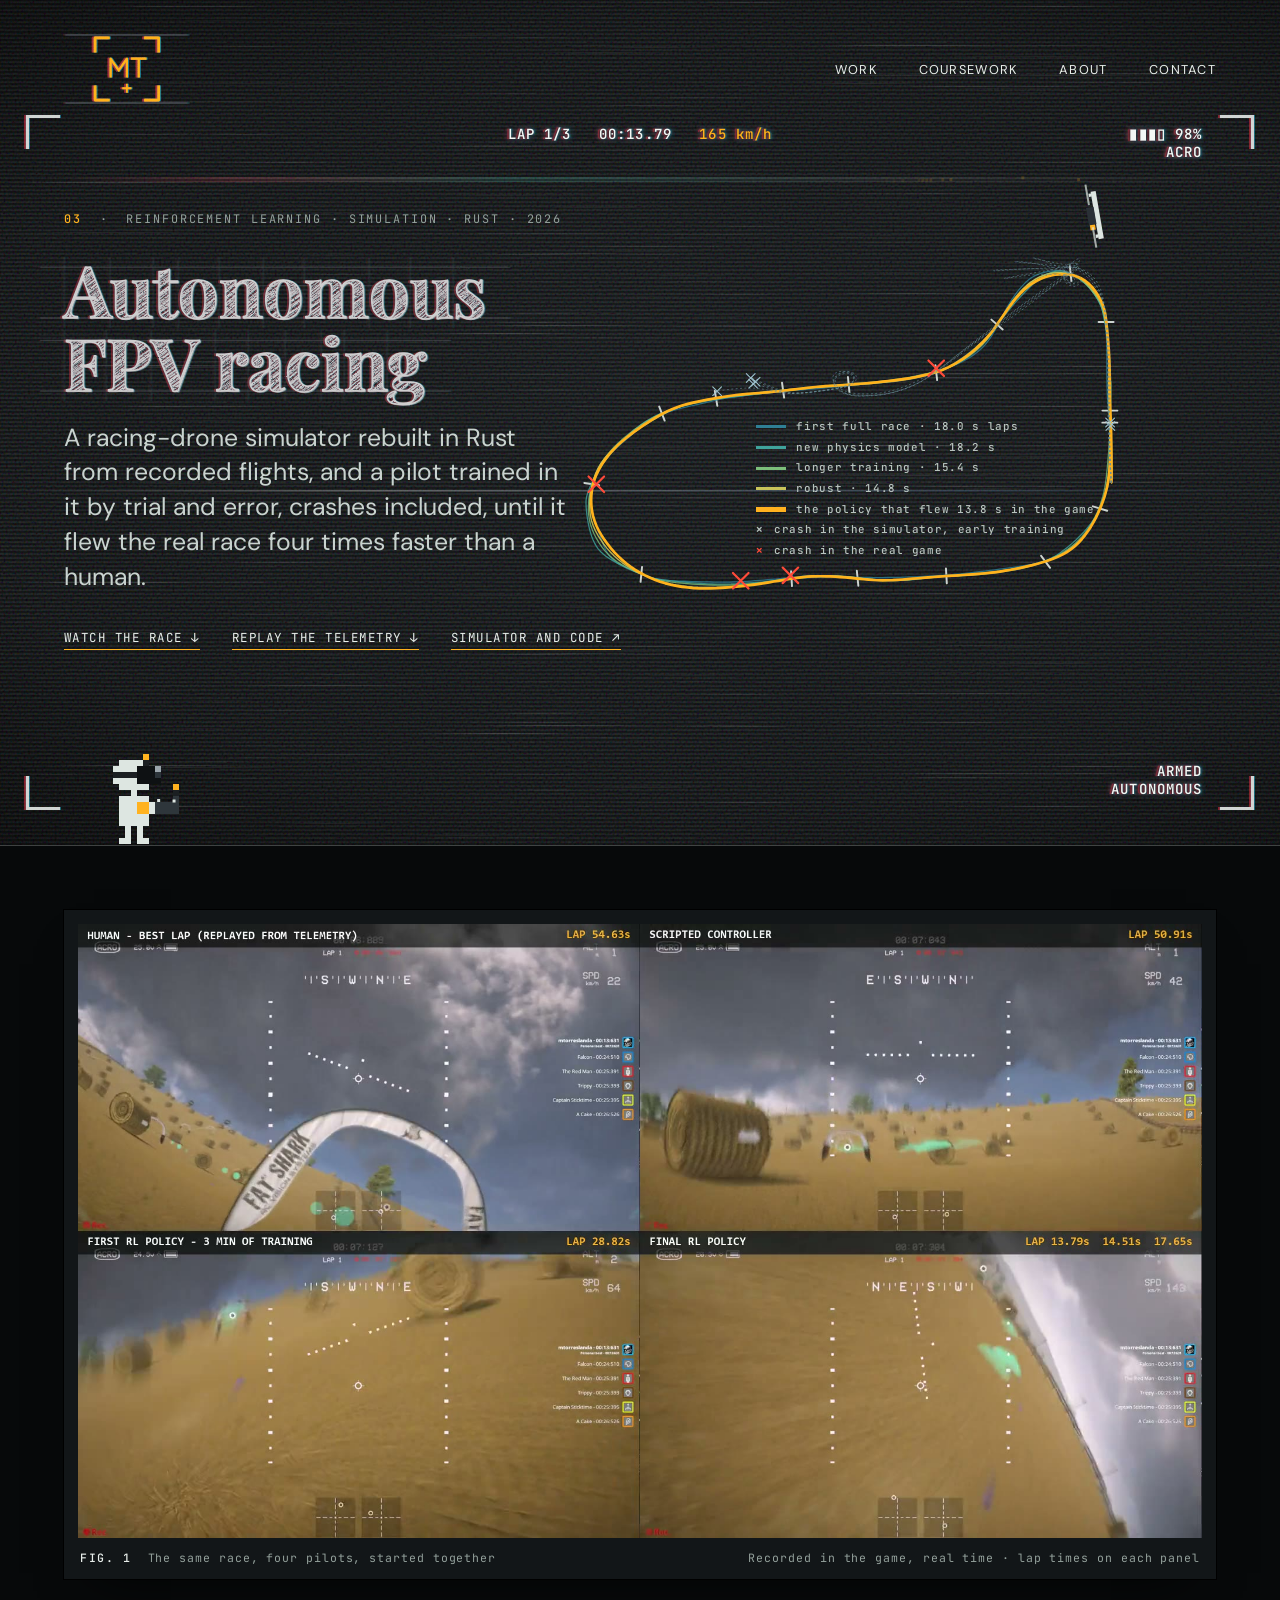
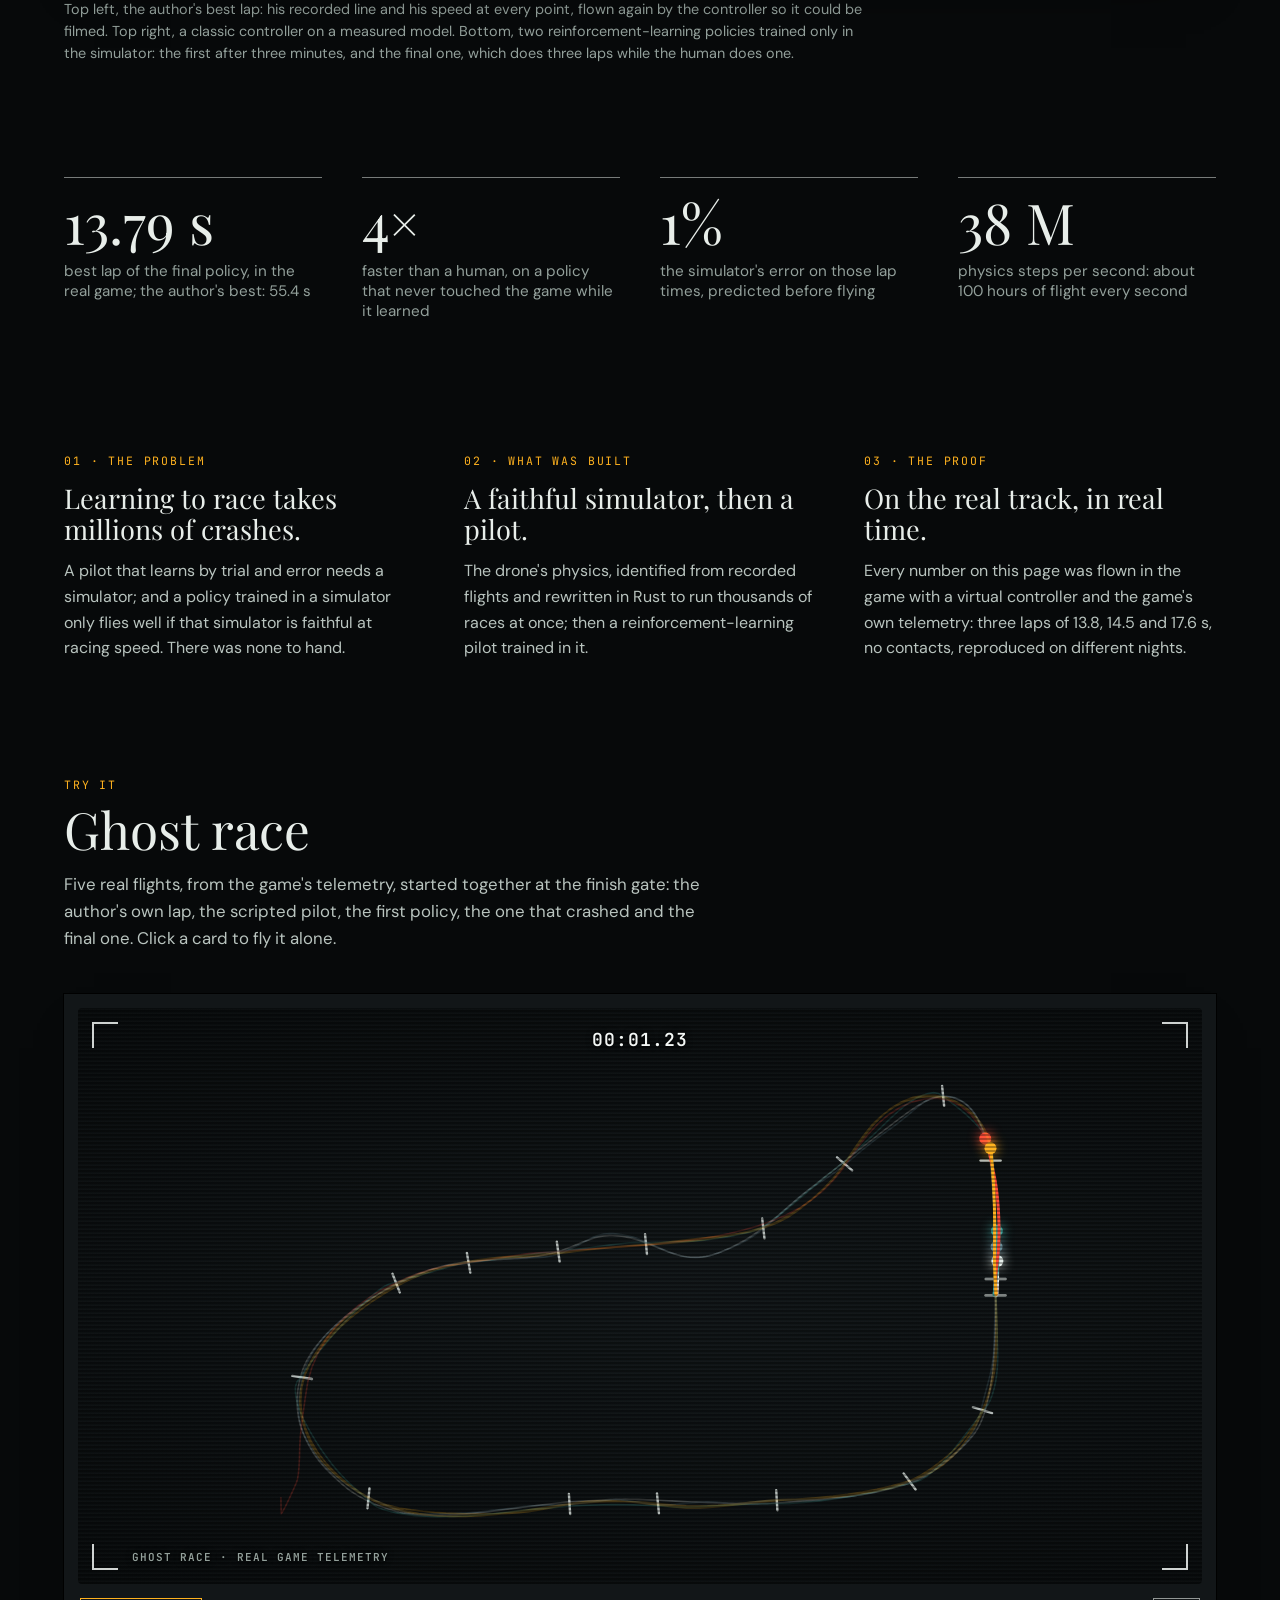
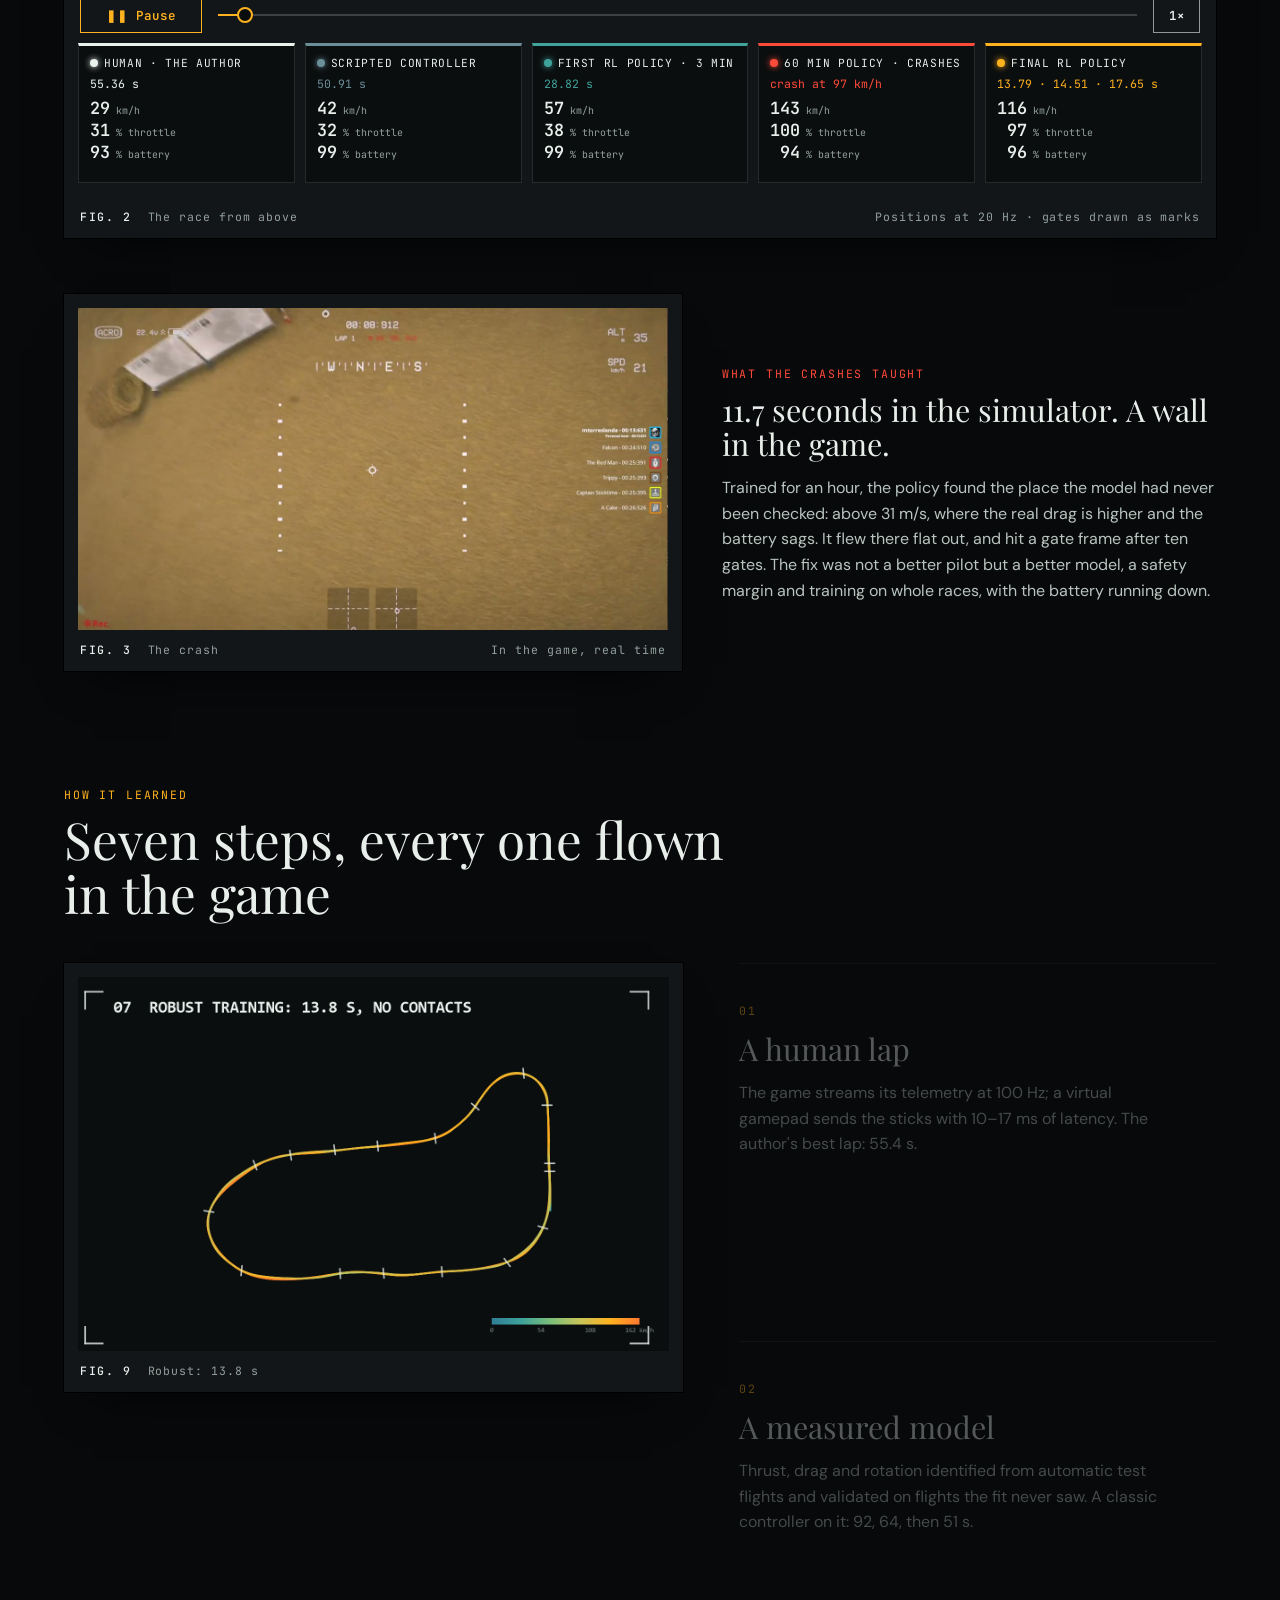
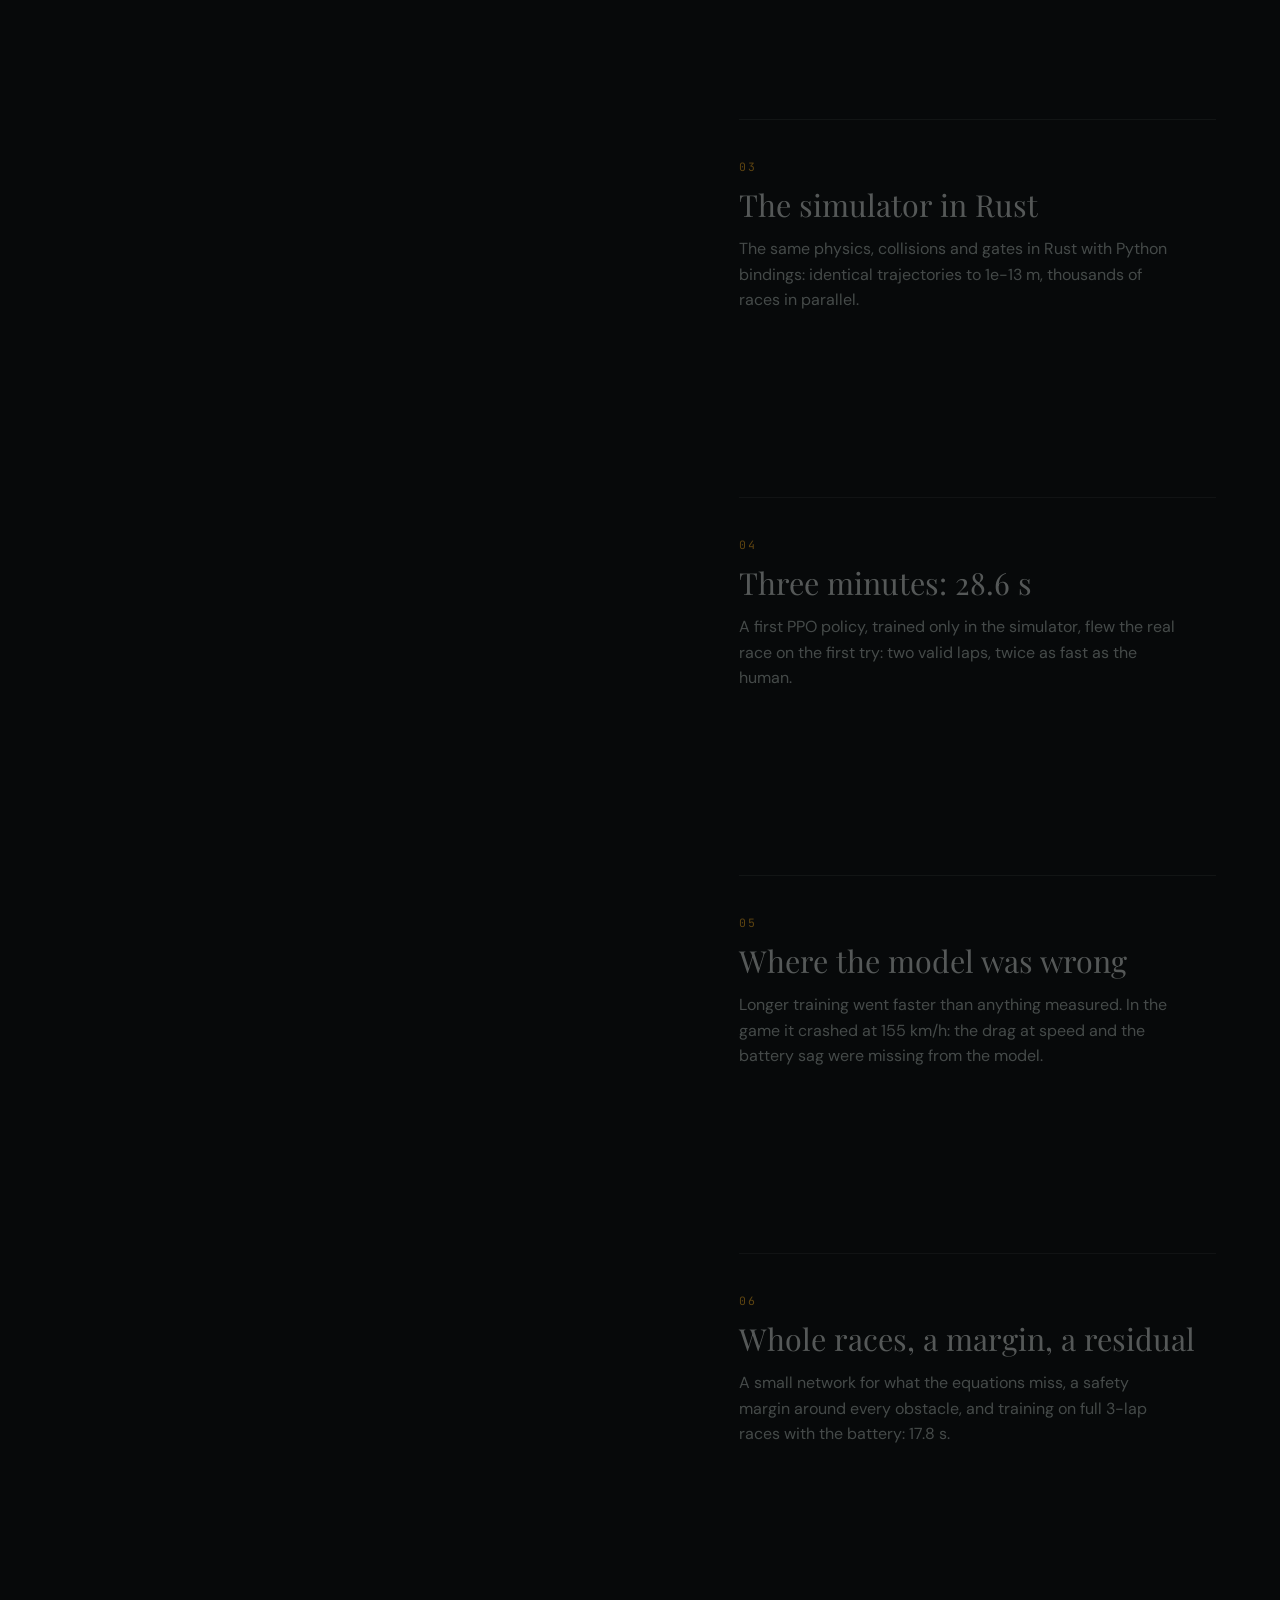
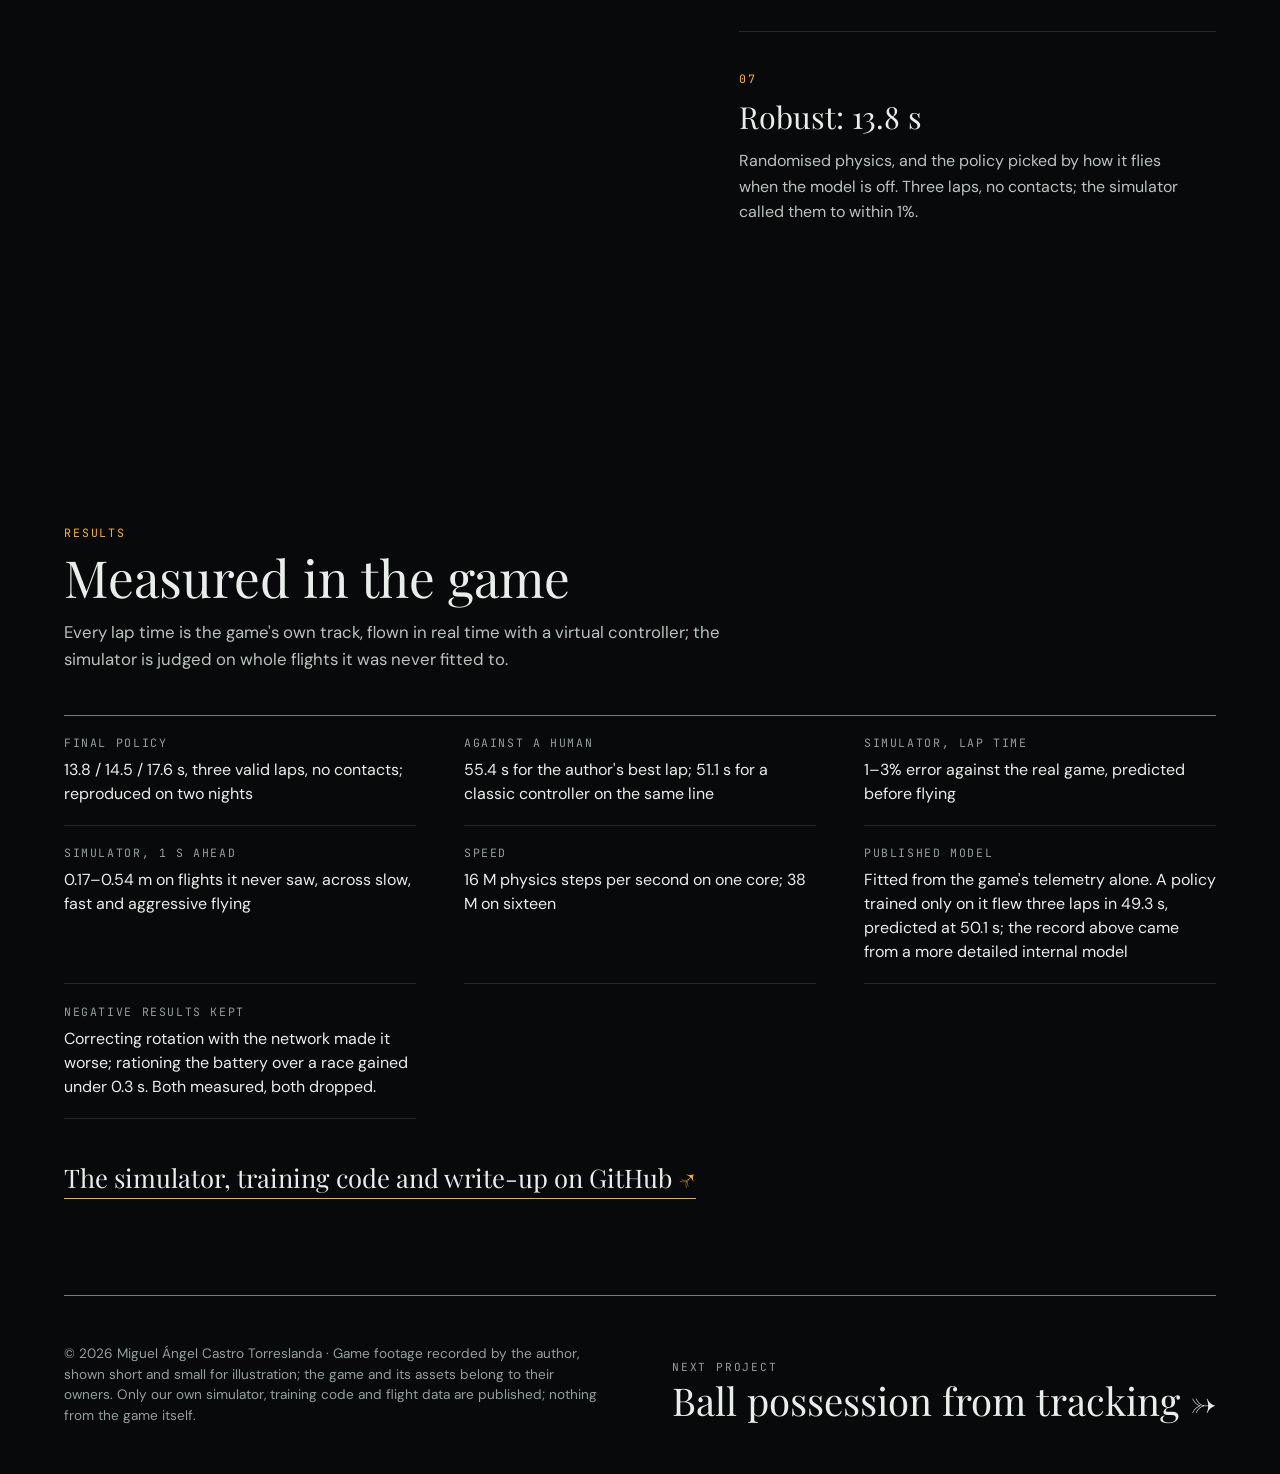
<file: work/liftoff-agent.html>
<!doctype html>
<html lang="en">
<head>
<meta charset="utf-8">
<script>document.documentElement.classList.add('js')</script>
<meta name="viewport" content="width=device-width, initial-scale=1">
<title>Autonomous FPV racing — Miguel Ángel Castro Torreslanda</title>
<meta name="description" content="A racing-drone simulator rebuilt in Rust from recorded flights, and a reinforcement-learning pilot trained in it by trial and error, crashes included, until it flew the real race four times faster than a human.">
<meta property="og:title" content="Autonomous FPV racing — Miguel Ángel Castro Torreslanda">
<meta property="og:description" content="A racing-drone simulator rebuilt in Rust from recorded flights, and an RL pilot that flies the real race four times faster than a human.">
<meta property="og:image" content="https://mtorreslanda.com/assets/img/liftoff-race-grid-poster.jpg">
<meta property="og:type" content="website">
<link rel="icon" href="../assets/img/fav/liftoff-agent.svg?v=11" type="image/svg+xml">
<link rel="preconnect" href="https://fonts.googleapis.com"><link rel="preconnect" href="https://fonts.gstatic.com" crossorigin>
<link href="https://fonts.googleapis.com/css2?family=DM+Sans:opsz,wght@9..40,400;9..40,500;9..40,700&family=JetBrains+Mono:wght@400;500;600&family=Playfair+Display:wght@400;700&display=swap" rel="stylesheet">
<link rel="stylesheet" href="../assets/css/project.css?v=11">
<link rel="stylesheet" href="../assets/css/ghost-race.css?v=11">
<style>
  /* this project's sheet: the screen of FPV goggles. Analog video, still static (nothing moves on its own), the
     on-screen display around the page, and the text, track and OSD on top of the static, clean, like the real OSD */
  :root { --paper: #0A0D0E; --ink: #E8EEEA; --grey: #93A09B; --line: rgba(232, 238, 234, .14); --accent: #FFB21F; --red: #FF4B3A; }
  body { background: #07090A; background-image: none; }
  ::selection { background: var(--accent); color: #0A0D0E; }
  .nav.scrolled { background: rgba(7, 9, 10, .88); }
  .p-hero { overflow: hidden; border-bottom: 1px solid rgba(232, 238, 234, .25);
            background: radial-gradient(120% 90% at 60% 50%, #101416 0%, #07090A 65%, #020303 100%); }
  .p-hero > * { position: relative; z-index: 4; }
  .p-hero > .p-field { position: absolute; inset: 0; width: 100%; height: 100%; z-index: 4; }
  .p-hero > .tv { position: absolute; inset: 0; z-index: 1; pointer-events: none; }
  .tv.scan { background: repeating-linear-gradient(0deg, rgba(0,0,0,.34) 0 2px, rgba(255,255,255,.012) 2px 3px, transparent 3px 4px); }
  .tv.grain { opacity: .13; mix-blend-mode: screen; image-rendering: pixelated; background-size: 360px 360px;
              background-image: url("data:image/svg+xml,%3Csvg xmlns='http://www.w3.org/2000/svg' width='180' height='180'%3E%3Cfilter id='n'%3E%3CfeTurbulence type='fractalNoise' baseFrequency='.9' numOctaves='1' seed='9'/%3E%3CfeColorMatrix values='1.6 0 0 0 -.45 0 1.6 0 0 -.45 0 0 1.6 0 -.45 0 0 0 0 1'/%3E%3C/filter%3E%3Crect width='100%25' height='100%25' filter='url(%23n)'/%3E%3C/svg%3E"); }
  .tv.rgb { opacity: .3; mix-blend-mode: screen; background: repeating-linear-gradient(90deg, rgba(255,40,60,.09) 0 1px, rgba(40,255,120,.08) 1px 2px, rgba(60,120,255,.10) 2px 3px); }
  .tv.snow { opacity: .24; mix-blend-mode: screen; background-size: 100% 400px;
             background-image: url("data:image/svg+xml,%3Csvg xmlns='http://www.w3.org/2000/svg' width='800' height='400'%3E%3Cfilter id='m'%3E%3CfeTurbulence baseFrequency='.004 .9' numOctaves='3' seed='3'/%3E%3CfeColorMatrix values='0 0 0 0 1 0 0 0 0 1 0 0 0 0 1 2.2 0 0 0 -1.25'/%3E%3C/filter%3E%3Crect width='100%25' height='100%25' filter='url(%23m)'/%3E%3C/svg%3E"); }
  .tv.tear-a { inset: 21% 0 auto 0; height: 5px; mix-blend-mode: screen; background: linear-gradient(90deg, transparent 5%, rgba(255,70,90,.22) 18%, rgba(80,255,220,.18) 40%, rgba(255,255,255,.08) 70%, transparent); }
  .tv.tear-b { inset: 58% 0 auto 0; height: 2px; mix-blend-mode: screen; background: linear-gradient(90deg, transparent, rgba(255,255,255,.28) 30%, rgba(120,180,255,.18) 75%, transparent); }
  .tv.vig { z-index: 2; background: radial-gradient(110% 85% at 55% 50%, transparent 55%, rgba(0,0,0,.55) 100%); }
  .p-hero > .p-print { position: absolute; z-index: 3; inset: 10.5rem 5vw 7rem 38vw; width: auto; height: auto; opacity: 1; color: inherit;
                       -webkit-mask-image: none; mask-image: none; }
  .p-print .lab { font: 600 17px 'JetBrains Mono', monospace; letter-spacing: .04em; } .p-print .red { fill: #FF6A5A; }
  /* the goggles' on-screen display, around the first screen */
  .osd { position: absolute; inset: 7.2rem 2vw 2.2rem; z-index: 5; pointer-events: none; color: #F3F7F5; font: 600 14px 'JetBrains Mono', monospace;
         letter-spacing: .08em; text-shadow: 0 0 2px #000, 0 0 6px rgba(0,0,0,.8); }
  .osd .c { position: absolute; width: 34px; height: 34px; border: 3px solid #F3F7F5; opacity: .85; }
  .osd .tl { left: 0; top: 0; border-right: 0; border-bottom: 0; } .osd .tr { right: 0; top: 0; border-left: 0; border-bottom: 0; }
  .osd .bl { left: 0; bottom: 0; border-right: 0; border-top: 0; } .osd .br { right: 0; bottom: 0; border-left: 0; border-top: 0; }
  .osd .o { position: absolute; } .osd .top { top: 10px; left: 50%; transform: translateX(-50%); white-space: nowrap; }
  .osd .rt { right: 52px; top: 10px; text-align: right; } .osd .rb { right: 52px; bottom: 12px; text-align: right; }
  .osd .bt { bottom: 12px; left: 50%; transform: translateX(-50%); color: var(--accent); }
  .osd .c, .osd .o, .nav-logo svg { filter: drop-shadow(-1.2px 0 rgba(255,50,70,.55)) drop-shadow(1.2px 0 rgba(40,220,255,.5)); }
  .p-title { color: var(--ink); }
  .p-title.pencil-fail > span { text-shadow: -2px 0 rgba(255,50,70,.6), 2px 0 rgba(40,220,255,.55); }
  .pencil-layer { filter: invert(.94) drop-shadow(-1.5px 0 rgba(255,50,70,.35)) drop-shadow(1.5px 0 rgba(40,220,255,.32)); }
  .p-titlebar { max-width: 40vw; }
  .p-title { font-size: clamp(3.2rem, 5.6vw, 6.4rem); line-height: 1.02; }
  .p-title > span { white-space: normal; }
  .p-lede { max-width: 30ch; }
  .p-lede { color: #C9D3CF; } .p-kicker { color: var(--grey); }
  .p-hero > .p-legend { position: absolute; left: 57.5vw; top: 60%; display: grid; grid-template-columns: auto; gap: 0;
              font: 500 .68rem 'JetBrains Mono', monospace; letter-spacing: .06em; color: #B9C4BF; line-height: 1.9; }
  .p-legend i { display: inline-block; width: 30px; height: 3px; margin-right: 10px; vertical-align: middle; }
  .p-legend .x { color: var(--red); font-weight: 700; margin-right: 10px; } .p-legend .xs { color: #B8C4BF; font-weight: 700; margin-right: 10px; }
  /* figures: mounted as small screens, not paper */
  .p-mount { background: #121618; box-shadow: 0 0 0 1px #000, 0 24px 50px -30px rgba(0, 0, 0, .9); }
  .p-mount::before { display: none; }
  .p-plate b { color: var(--ink); }
  .p-sechead p, .p-beats p, .p-steps p, .p-proof p { color: #B9C4BF; }
  .p-numbers div, .p-results, .p-foot { border-color: rgba(232, 238, 234, .5); }
  .p-numbers span { color: var(--grey); }
  .p-crash { display: grid; grid-template-columns: minmax(0, 1.25fr) minmax(0, 1fr); gap: 2.5rem; align-items: center; margin-top: 3.5rem; }
  .p-crash h3 { font-family: var(--serif); font-weight: 400; font-size: 1.9rem; line-height: 1.15; margin: .6rem 0 .8rem; }
  .p-crash i { font-style: normal; font-family: var(--mono); font-size: .72rem; letter-spacing: .16em; text-transform: uppercase; color: var(--red); }
  .p-crash p { color: #B9C4BF; line-height: 1.6; }
  .p-note { margin-top: 1.2rem; font-size: .9rem; color: var(--grey); line-height: 1.55; max-width: 80ch; }
  .p-links { display: flex; flex-wrap: wrap; gap: 1rem 3rem; align-items: baseline; }
  @media (min-width: 821px) and (max-height: 820px) {
    .p-hero { min-height: 100vh; padding-top: 7.5rem; padding-bottom: 4.5rem; }
    .p-title { font-size: clamp(2.8rem, 4.6vw, 5.2rem); }
    .p-lede { font-size: 1.15rem; }
    .p-hero > .p-print { inset: 8.5rem 5vw 5.5rem 38vw; }
  }
  @media (max-width: 900px) {
    .p-steps li { background: #121618; }
    .p-step-img { background: #0B0E0F; }
    .p-crash { grid-template-columns: 1fr; }
  }
  @media (max-width: 820px) {
    .p-hero > .p-print { inset: auto 0 1rem 0; height: 44%; opacity: .55; }
    .osd { inset: 5.6rem .6rem 1rem; font-size: 11px; } .osd .rb, .osd .rt { right: 40px; }
    .p-hero > .p-legend, .osd .rt { display: none; }
    .p-title { font-size: clamp(2.4rem, 12vw, 4.4rem); } .p-titlebar { max-width: none; }
  }
</style>
</head>
<body>
<nav class="nav" aria-label="Main">
  <a href="../index.html" class="nav-logo" aria-label="Miguel Ángel Castro Torreslanda, home">
    <svg viewBox="0 0 170 100" fill="none" stroke-linecap="square" stroke-linejoin="round" aria-hidden="true">
      <defs><filter id="pencil" x="-10%" y="-10%" width="120%" height="120%">
        <feTurbulence type="fractalNoise" baseFrequency="0.9" numOctaves="2" seed="3" result="n"/>
        <feDisplacementMap in="SourceGraphic" in2="n" scale="1.4" xChannelSelector="R" yChannelSelector="G" result="d"/>
        <feComposite in="d" in2="n" operator="in" result="grain"/><feMerge><feMergeNode in="d"/><feMergeNode in="grain"/></feMerge></filter></defs>
      <!-- Autonomous FPV racing: the monogram locked in the camera's reticle, in amber (SH52) -->
      <g class="guides" stroke="#5A6660" stroke-width=".6">
        <line x1="2" y1="4" x2="168" y2="4" style="--len:170"/><line x1="2" y1="96" x2="168" y2="96" style="--len:170"/></g>
      <g class="strokes" filter="url(#pencil)" stroke="#FFB21F" stroke-width="3.6">
        <path d="M42 26 V8 H60 M110 8 H128 V26 M128 74 V92 H110 M60 92 H42 V74" style="--len:220"/>
        <path d="M63 60 L63 36 L74 52 L85 36 L85 60" stroke-width="3" style="--len:100"/>
        <path d="M92 36 L110 36 M101 36 L101 60" stroke-width="3" style="--len:60"/>
        <path d="M80 76 H90 M85 71 V81" stroke-width="2.4" style="--len:30"/></g>
    </svg>
  </a>
  <div class="nav-links">
    <a href="../index.html#work">Work</a>
    <a class="opt" href="../index.html#coursework">Coursework</a>
    <a href="../index.html#about">About</a>
    <a href="../index.html#contact">Contact</a>
  </div>
</nav>

<header class="p-hero">
  <div class="tv grain"></div><div class="tv rgb"></div><div class="tv snow"></div><div class="tv tear-a"></div><div class="tv tear-b"></div><div class="tv scan"></div><div class="tv vig"></div>
  <svg class="p-print" aria-hidden="true" preserveAspectRatio="xMaxYMid meet" viewBox="0 0 1500 1062" xmlns="http://www.w3.org/2000/svg">
<defs><filter id="lapiz" x="-5%" y="-5%" width="110%" height="110%"><feTurbulence type="fractalNoise" baseFrequency=".9" numOctaves="2" seed="4"/>
<feDisplacementMap in="SourceGraphic" scale="2.2"/></filter></defs>
<path d="M1267.1 523.5 L1297.9 523.5" stroke="#EAF2EE" stroke-width="4" stroke-linecap="round" opacity=".85"/><path d="M1267.3 498.8 L1298.1 498.8" stroke="#EAF2EE" stroke-width="4" stroke-linecap="round" opacity=".85"/><path d="M1259.5 316.7 L1290.3 316.7" stroke="#EAF2EE" stroke-width="4" stroke-linecap="round" opacity=".85"/><path d="M1203.5 232.6 L1200.4 202.0" stroke="#EAF2EE" stroke-width="4" stroke-linecap="round" opacity=".85"/><path d="M1062.3 331.8 L1039.0 311.7" stroke="#EAF2EE" stroke-width="4" stroke-linecap="round" opacity=".85"/><path d="M927.5 436.1 L924.0 405.5" stroke="#EAF2EE" stroke-width="4" stroke-linecap="round" opacity=".85"/><path d="M747.1 460.4 L744.1 429.8" stroke="#EAF2EE" stroke-width="4" stroke-linecap="round" opacity=".85"/><path d="M612.9 471.9 L608.6 441.5" stroke="#EAF2EE" stroke-width="4" stroke-linecap="round" opacity=".85"/><path d="M475.6 488.9 L470.4 458.5" stroke="#EAF2EE" stroke-width="4" stroke-linecap="round" opacity=".85"/><path d="M367.3 519.3 L356.1 490.6" stroke="#EAF2EE" stroke-width="4" stroke-linecap="round" opacity=".85"/><path d="M202.2 647.5 L232.4 652.3" stroke="#EAF2EE" stroke-width="4" stroke-linecap="round" opacity=".85"/><path d="M317.8 850.7 L320.8 820.1" stroke="#EAF2EE" stroke-width="4" stroke-linecap="round" opacity=".85"/><path d="M629.1 859.6 L627.2 828.9" stroke="#EAF2EE" stroke-width="4" stroke-linecap="round" opacity=".85"/><path d="M765.5 858.7 L762.4 828.1" stroke="#EAF2EE" stroke-width="4" stroke-linecap="round" opacity=".85"/><path d="M947.4 853.9 L945.6 823.2" stroke="#EAF2EE" stroke-width="4" stroke-linecap="round" opacity=".85"/><path d="M1159.7 822.0 L1141.3 797.3" stroke="#EAF2EE" stroke-width="4" stroke-linecap="round" opacity=".85"/><path d="M1247.7 695.6 L1277.1 704.6" stroke="#EAF2EE" stroke-width="4" stroke-linecap="round" opacity=".85"/><path d="M1285.2 646.7 L1285.2 646.7 L1285.2 646.7 L1285.3 646.7 L1285.3 646.7 L1285.3 646.7 L1285.3 646.7 L1285.3 646.7 L1285.3 646.7 L1285.3 646.7 L1285.3 646.7 L1285.3 646.7 L1285.3 646.7 L1285.3 646.7 L1285.3 646.7 L1285.3 646.4 L1285.3 645.0 L1285.4 642.5 L1285.4 639.0 L1285.4 634.6 L1285.5 629.7 L1285.5 624.4 L1285.6 618.8 L1285.7 613.2 L1285.8 607.6 L1285.9 601.8 L1285.9 595.9 L1286.0 589.9 L1286.0 583.7 L1285.9 577.5 L1285.9 571.2 L1285.7 564.8 L1285.3 558.4 L1284.9 551.9 L1284.4 545.5 L1283.8 539.1 L1283.2 532.9 L1282.6 526.7 L1282.0 520.6 L1281.4 514.5 L1280.9 508.6 L1280.4 502.7 L1279.8 497.0 L1279.3 491.3 L1278.8 485.7 L1278.3 480.1 L1277.9 474.6 L1277.5 468.7 L1277.2 462.0 L1277.0 455.0 L1276.8 448.1 L1276.7 441.3 L1276.5 434.6 L1276.4 427.8 L1276.4 421.0 L1276.4 414.0 L1276.4 407.0 L1276.4 399.9 L1276.5 392.8 L1276.5 385.8 L1276.5 378.8 L1276.4 371.9 L1276.3 365.0 L1276.2 358.3 L1275.9 351.6 L1275.5 345.1 L1275.0 338.7 L1274.3 332.5 L1273.4 326.5 L1272.4 320.7 L1271.4 315.0 L1270.4 309.3 L1269.4 303.8 L1268.4 298.3 L1267.2 292.9 L1265.4 287.5 L1263.2 282.2 L1260.7 277.0 L1258.2 271.9 L1255.5 266.9 L1252.7 262.1 L1249.7 257.4 L1246.6 252.9 L1243.3 248.6 L1239.9 244.4 L1236.4 240.5 L1232.8 236.8 L1229.1 233.3 L1225.3 230.1 L1221.3 227.1 L1217.1 224.6 L1212.7 222.4 L1208.2 220.5 L1203.8 218.7 L1199.5 216.9 L1195.2 215.1 L1190.9 213.4 L1186.4 212.0 L1181.5 211.3 L1176.3 211.1 L1171.0 211.2 L1165.6 211.6 L1160.1 212.2 L1154.6 213.1 L1149.1 214.2 L1143.6 215.6 L1138.0 217.4 L1132.4 219.6 L1126.8 222.4 L1121.2 225.8 L1115.7 229.8 L1110.3 234.5 L1105.0 239.7 L1099.9 245.3 L1095.0 251.2 L1090.2 257.4 L1085.7 263.7 L1081.3 270.1 L1077.1 276.7 L1073.1 283.4 L1069.4 290.2 L1065.8 296.9 L1062.3 303.6 L1058.9 310.1 L1055.5 316.4 L1052.1 322.7 L1048.8 328.8 L1045.5 334.9 L1042.2 340.8 L1038.7 346.6 L1034.8 352.3 L1030.5 358.0 L1025.9 363.6 L1020.7 369.0 L1015.1 374.3 L1009.0 379.4 L1002.4 384.2 L995.4 388.9 L988.2 393.2 L980.7 397.4 L972.9 401.2 L965.0 404.8 L956.7 408.0 L948.2 411.0 L939.7 413.7 L931.2 416.3 L922.8 418.9 L914.6 421.4 L906.6 423.8 L898.5 426.1 L890.0 428.4 L881.0 430.4 L871.8 432.4 L862.3 434.2 L852.8 435.9 L843.2 437.4 L833.4 438.8 L823.6 440.0 L813.8 441.0 L804.0 442.0 L794.2 442.9 L784.5 443.7 L774.8 444.5 L765.1 445.4 L755.5 446.3 L746.0 447.3 L736.8 448.2 L727.7 449.1 L718.8 450.0 L710.2 450.9 L701.7 451.7 L693.3 452.5 L684.9 453.3 L676.3 454.0 L667.6 454.6 L658.9 455.3 L650.2 455.9 L641.6 456.5 L633.1 457.1 L624.5 457.9 L616.1 458.7 L607.8 459.6 L599.7 460.4 L591.8 461.2 L584.0 462.0 L576.4 462.7 L568.9 463.5 L561.3 464.3 L553.7 465.1 L546.0 466.0 L538.2 467.0 L530.4 467.9 L522.8 468.9 L515.3 469.9 L507.7 470.9 L500.2 472.1 L492.7 473.3 L485.2 474.8 L477.8 476.4 L470.4 478.0 L463.2 479.7 L456.2 481.3 L449.2 482.9 L442.4 484.4 L435.8 485.9 L429.3 487.4 L423.0 488.8 L416.7 490.2 L410.5 491.6 L404.3 493.0 L398.1 494.6 L391.8 496.3 L385.5 498.2 L379.1 500.3 L372.7 502.6 L366.3 505.0 L360.0 507.5 L353.8 510.1 L347.6 512.7 L341.4 516.0 L334.9 519.9 L328.2 524.6 L321.3 529.8 L314.4 535.5 L307.5 541.3 L300.7 547.2 L294.1 552.9 L287.6 558.6 L281.2 564.1 L275.0 569.5 L269.0 575.0 L263.1 580.5 L257.4 586.3 L252.1 592.3 L247.1 598.6 L242.4 605.2 L238.1 612.0 L234.1 618.9 L230.5 625.8 L227.2 632.8 L224.2 639.8 L221.3 646.6 L218.5 653.3 L215.7 659.9 L213.3 666.6 L212.1 673.8 L211.9 681.3 L212.8 689.0 L214.6 696.8 L216.9 704.5 L219.4 712.2 L221.9 719.6 L224.3 727.0 L226.7 734.1 L229.2 741.1 L231.6 748.0 L234.0 754.8 L236.4 761.4 L238.8 767.9 L241.2 774.2 L243.8 780.4 L246.7 786.5 L250.1 792.4 L254.2 797.9 L258.9 803.1 L264.4 808.0 L270.4 812.4 L276.9 816.5 L283.8 820.3 L290.9 823.8 L298.3 827.0 L305.8 829.9 L313.3 832.8 L320.7 835.5 L327.9 838.2 L335.2 840.8 L342.8 843.0 L351.1 844.8 L359.8 846.2 L368.8 847.2 L378.0 848.1 L387.3 848.7 L396.7 849.2 L406.1 849.6 L415.3 849.9 L424.5 850.2 L433.5 850.4 L442.4 850.7 L451.1 850.9 L459.6 851.0 L468.0 851.2 L476.3 851.3 L484.5 851.4 L492.8 851.4 L501.2 851.3 L509.7 851.0 L518.4 850.7 L527.2 850.2 L536.0 849.7 L544.8 849.1 L553.5 848.5 L562.2 847.8 L570.8 847.2 L579.3 846.5 L587.7 845.8 L596.0 845.1 L604.4 844.3 L612.7 843.4 L620.9 842.5 L628.9 841.7 L636.7 840.9 L644.4 840.1 L652.0 839.3 L659.5 838.7 L667.3 838.2 L675.6 838.0 L684.2 838.0 L692.9 838.3 L701.9 838.7 L710.8 839.2 L719.6 839.7 L728.2 840.2 L736.9 840.7 L745.8 841.0 L754.8 841.2 L763.7 841.4 L772.4 841.6 L780.9 841.7 L789.3 841.9 L797.6 842.0 L806.2 842.0 L814.9 842.0 L823.7 841.9 L832.7 841.8 L841.8 841.6 L850.9 841.4 L860.4 841.2 L870.0 840.8 L879.8 840.5 L889.6 840.1 L899.4 839.7 L909.2 839.2 L919.0 838.7 L928.8 838.0 L938.5 837.3 L948.1 836.5 L957.4 835.8 L966.6 835.0 L975.7 834.3 L985.0 833.3 L994.8 832.3 L1005.0 831.1 L1015.4 829.9 L1025.9 828.6 L1036.1 827.3 L1046.1 826.0 L1055.9 824.8 L1065.4 823.6 L1074.7 822.3 L1084.2 821.0 L1093.7 819.6 L1103.1 818.1 L1112.3 816.5 L1121.5 814.8 L1130.6 812.8 L1139.5 810.4 L1148.3 807.9 L1156.9 805.4 L1165.3 802.7 L1173.6 799.4 L1181.8 795.1 L1189.7 790.2 L1197.3 784.9 L1204.6 779.2 L1211.7 773.3 L1218.4 767.2 L1225.0 760.9 L1231.2 754.3 L1236.9 747.3 L1242.0 739.9 L1246.4 732.2 L1250.2 724.3 L1253.9 716.4 L1257.4 708.7 L1260.9 701.2 L1264.3 693.7 L1267.6 686.4 L1270.7 679.1 L1273.5 671.5 L1276.0 663.5 L1278.1 655.3 L1280.1 646.9 L1281.8 638.3 L1283.3 629.7 L1284.5 620.8 L1285.5 611.9 L1286.2 602.9 L1286.6 593.8 L1286.7 584.7 L1286.6 575.6 L1286.3 566.7 L1285.9 557.9 L1285.4 549.2 L1284.9 540.7 L1284.3 532.3 L1283.8 524.0 L1283.3 516.0 L1282.9 508.0 L1282.5 500.2 L1282.1 492.6 L1281.7 485.1 L1281.3 477.7 L1281.0 470.4 L1280.6 463.3 L1280.3 456.3 L1280.0 449.4 L1279.6 442.6" stroke="#2F7F95" stroke-width="2.6" fill="none" stroke-linejoin="round" opacity="0.8" filter="url(#lapiz)"/><path d="M1285.2 646.7 L1285.2 646.7 L1285.3 646.7 L1285.3 646.7 L1285.3 646.7 L1285.4 646.6 L1285.4 646.5 L1285.5 646.4 L1285.6 646.3 L1285.6 646.2 L1285.7 646.1 L1285.8 645.9 L1285.9 645.8 L1286.1 645.6 L1286.2 645.5 L1286.3 645.3 L1286.4 644.9 L1286.6 644.0 L1286.8 642.2 L1287.0 639.5 L1287.2 636.0 L1287.3 632.0 L1287.3 627.7 L1287.3 623.1 L1287.2 618.3 L1287.1 613.2 L1287.0 608.0 L1286.8 602.5 L1286.5 596.9 L1286.3 591.0 L1286.0 585.1 L1285.7 579.1 L1285.3 573.0 L1285.0 566.9 L1284.7 560.7 L1284.4 554.5 L1284.0 548.2 L1283.7 541.8 L1283.3 535.5 L1282.8 529.1 L1282.4 522.9 L1282.1 516.8 L1281.8 510.7 L1281.7 504.7 L1281.6 498.8 L1281.5 493.0 L1281.6 487.1 L1281.7 481.3 L1281.8 475.5 L1281.9 469.2 L1282.1 462.3 L1282.2 455.3 L1282.3 448.6 L1282.4 442.0 L1282.6 435.5 L1282.7 429.2 L1282.7 422.9 L1282.7 416.4 L1282.6 409.7 L1282.3 402.7 L1281.9 395.7 L1281.4 388.7 L1280.9 381.8 L1280.3 374.9 L1279.7 368.2 L1279.0 361.4 L1278.4 354.8 L1277.6 348.3 L1276.8 342.0 L1276.0 335.8 L1275.1 329.8 L1274.2 323.9 L1273.3 318.2 L1272.4 312.6 L1271.5 307.2 L1270.5 301.9 L1269.4 296.7 L1268.0 291.5 L1266.0 286.2 L1263.6 281.0 L1261.0 275.9 L1258.2 270.9 L1255.2 266.0 L1252.1 261.2 L1248.8 256.6 L1245.4 252.2 L1241.8 247.9 L1238.1 243.7 L1234.1 239.8 L1230.1 236.1 L1225.8 232.6 L1221.5 229.3 L1217.0 226.3 L1212.4 223.6 L1207.7 221.2 L1203.1 218.8 L1198.6 216.5 L1194.0 214.5 L1189.4 212.7 L1184.3 211.6 L1178.6 211.4 L1172.3 212.1 L1165.7 213.7 L1158.8 216.0 L1151.8 219.2 L1144.6 223.3 L1137.4 228.2 L1130.3 233.8 L1123.5 239.8 L1116.9 246.1 L1110.5 252.5 L1104.2 259.0 L1098.2 265.4 L1092.3 271.8 L1086.7 278.2 L1081.2 284.6 L1075.9 291.1 L1070.7 297.5 L1065.7 303.9 L1060.8 310.2 L1056.0 316.3 L1051.2 322.3 L1046.6 328.2 L1041.9 333.9 L1037.2 339.5 L1032.0 345.2 L1026.3 351.1 L1020.1 357.0 L1013.6 362.9 L1006.9 368.8 L1000.0 374.6 L992.9 380.2 L985.6 385.8 L978.1 391.1 L970.6 396.3 L963.1 401.3 L955.6 406.1 L947.8 410.6 L939.6 414.6 L930.9 418.0 L921.9 420.8 L912.8 423.2 L903.9 425.3 L895.1 427.3 L886.0 429.1 L876.8 430.8 L867.4 432.3 L857.8 433.9 L848.2 435.3 L838.4 436.7 L828.5 438.0 L818.6 439.2 L808.7 440.4 L798.9 441.4 L789.2 442.4 L779.6 443.3 L770.0 444.1 L760.6 444.8 L751.2 445.5 L742.1 446.1 L733.1 446.7 L724.4 447.3 L715.6 447.8 L706.6 448.5 L697.4 449.3 L688.1 450.1 L678.8 451.0 L669.6 452.0 L660.5 452.9 L651.6 453.9 L642.8 454.9 L634.1 455.8 L625.5 456.8 L617.1 457.8 L608.8 458.7 L600.8 459.7 L592.9 460.6 L585.1 461.5 L577.0 462.4 L568.7 463.4 L560.2 464.4 L551.7 465.4 L543.2 466.5 L534.8 467.5 L526.5 468.4 L518.3 469.4 L510.1 470.3 L502.1 471.3 L494.1 472.2 L486.4 473.2 L478.7 474.3 L471.3 475.3 L464.0 476.3 L456.9 477.5 L449.9 478.6 L442.7 480.0 L435.0 481.6 L427.0 483.5 L418.9 485.5 L410.8 487.6 L402.8 489.8 L395.0 492.1 L387.2 494.5 L379.6 497.1 L372.2 499.9 L364.9 502.8 L357.7 505.6 L350.8 508.6 L343.9 511.9 L336.8 515.9 L329.5 520.4 L321.9 525.5 L314.2 531.2 L306.5 537.3 L298.7 543.9 L291.1 550.9 L283.6 558.1 L276.2 565.5 L269.0 573.0 L262.0 580.7 L255.3 588.4 L248.8 596.3 L242.7 604.2 L237.1 612.1 L231.8 620.0 L227.1 627.9 L223.1 635.9 L219.4 643.7 L215.9 651.4 L212.5 659.0 L209.6 666.5 L207.3 674.1 L205.8 682.2 L205.6 690.4 L206.0 698.5 L206.7 706.6 L207.6 714.4 L208.8 722.1 L210.1 729.6 L211.6 737.0 L213.4 744.2 L215.3 751.2 L217.6 758.1 L220.2 764.8 L223.3 771.2 L226.8 777.5 L231.0 783.4 L235.9 788.9 L241.5 794.1 L247.7 799.0 L254.4 803.5 L261.4 807.7 L268.7 811.7 L276.3 815.5 L283.8 819.1 L291.4 822.6 L299.1 825.9 L306.8 829.2 L314.5 832.4 L322.2 835.5 L329.8 838.4 L337.6 841.2 L345.7 843.6 L354.4 845.4 L363.6 846.7 L372.8 847.9 L381.9 848.9 L390.8 849.9 L399.6 850.7 L408.1 851.5 L416.5 852.2 L424.8 852.9 L433.0 853.5 L441.0 854.0 L449.0 854.4 L456.9 854.8 L464.7 855.1 L472.5 855.3 L480.2 855.4 L488.0 855.4 L495.8 855.3 L503.7 855.2 L511.5 854.9 L519.4 854.5 L527.2 854.1 L535.0 853.6 L542.7 853.1 L550.4 852.5 L558.1 851.9 L565.8 851.2 L573.6 850.4 L581.3 849.6 L588.9 848.8 L596.3 848.0 L603.7 847.2 L611.0 846.4 L618.3 845.5 L625.6 844.7 L632.9 844.0 L640.1 843.4 L647.1 842.9 L654.1 842.4 L661.0 842.0 L668.2 841.6 L675.4 841.3 L682.7 841.1 L690.1 840.9 L697.5 840.8 L705.1 840.8 L712.7 840.8 L720.5 840.9 L728.3 841.2 L736.3 841.6 L744.3 842.2 L752.4 842.9 L760.4 843.7 L768.4 844.6 L776.4 845.6 L784.4 846.6 L792.5 847.4 L800.9 848.0 L809.7 848.3 L818.5 848.4 L827.3 848.4 L836.0 848.3 L844.5 848.2 L852.8 848.0 L861.2 847.6 L869.6 847.1 L878.1 846.2 L886.7 845.2 L895.3 844.1 L904.0 842.9 L912.6 841.8 L921.2 840.8 L929.9 839.9 L938.6 839.2 L947.2 838.6 L955.5 838.0 L963.9 837.5 L972.1 837.0 L980.2 836.5 L988.7 835.8 L997.4 835.0 L1006.2 834.2 L1014.9 833.3 L1023.5 832.5 L1031.9 831.7 L1040.2 830.8 L1048.5 829.9 L1056.8 828.8 L1065.2 827.7 L1073.7 826.3 L1082.2 824.8 L1090.6 823.2 L1099.0 821.6 L1107.2 819.9 L1115.2 818.1 L1123.1 816.3 L1130.9 814.2 L1138.5 811.7 L1145.9 809.0 L1153.2 806.2 L1160.2 803.0 L1167.0 799.6 L1173.9 795.5 L1180.6 790.9 L1187.2 786.0 L1193.6 781.0 L1199.9 775.9 L1206.1 770.7 L1212.2 765.3 L1218.0 759.7 L1223.7 753.9 L1229.2 748.1 L1234.5 742.1 L1239.6 736.0 L1244.4 729.9 L1248.8 723.6 L1252.9 717.2 L1256.6 710.6 L1259.9 703.9 L1263.2 697.3 L1266.2 690.9 L1269.1 684.4 L1271.6 677.6 L1273.7 670.4 L1275.3 662.5 L1276.7 654.4 L1277.8 646.1 L1278.8 637.8 L1279.7 629.6 L1280.6 621.4 L1281.3 613.2 L1281.9 604.9 L1282.4 596.5 L1282.8 588.0 L1283.1 579.5 L1283.4 570.9 L1283.6 562.4 L1283.8 553.9 L1283.8 545.5 L1283.7 537.1 L1283.7 529.0 L1283.6 521.0 L1283.6 513.2 L1283.7 505.6 L1283.8 498.2 L1283.9 490.9 L1284.2 483.7 L1284.4 476.5 L1284.6 469.1 L1284.6 461.4 L1284.7 453.5 L1284.7 445.7 L1284.7 438.2" stroke="#3FA39B" stroke-width="2.6" fill="none" stroke-linejoin="round" opacity="0.8" filter="url(#lapiz)"/><path d="M1285.2 646.7 L1285.2 646.7 L1285.3 646.7 L1285.3 646.7 L1285.3 646.6 L1285.3 646.5 L1285.3 646.4 L1285.3 646.2 L1285.4 646.0 L1285.4 645.8 L1285.4 645.6 L1285.4 645.4 L1285.4 645.1 L1285.4 644.9 L1285.4 644.6 L1285.4 644.3 L1285.4 644.0 L1285.4 643.6 L1285.4 642.9 L1285.3 641.2 L1285.2 638.5 L1285.0 634.8 L1284.7 630.6 L1284.5 625.9 L1284.3 620.8 L1284.1 615.5 L1283.9 609.8 L1283.7 603.8 L1283.5 597.6 L1283.4 591.3 L1283.3 584.8 L1283.2 578.3 L1283.1 571.6 L1283.0 564.8 L1283.0 557.7 L1282.9 550.5 L1282.9 543.2 L1282.8 535.7 L1282.7 528.1 L1282.6 520.6 L1282.5 513.2 L1282.3 505.9 L1282.2 498.8 L1282.1 491.8 L1282.0 484.8 L1281.9 477.9 L1281.8 471.0 L1281.7 463.5 L1281.5 455.3 L1281.4 446.6 L1281.3 437.6 L1281.2 428.6 L1281.0 419.5 L1280.8 410.3 L1280.6 401.1 L1280.3 392.0 L1279.9 383.0 L1279.5 374.2 L1279.0 365.5 L1278.4 357.0 L1277.7 348.7 L1276.8 340.6 L1275.6 332.8 L1274.4 325.2 L1273.0 317.9 L1271.7 310.7 L1270.2 303.8 L1268.6 297.2 L1266.9 290.6 L1264.9 284.1 L1262.2 277.4 L1258.6 270.8 L1254.4 264.3 L1249.8 258.0 L1245.1 251.9 L1240.1 246.0 L1234.9 240.5 L1229.4 235.4 L1223.6 230.7 L1217.5 226.6 L1211.1 223.1 L1204.5 220.3 L1197.8 217.8 L1191.1 215.8 L1184.2 214.5 L1176.8 214.1 L1169.1 214.6 L1161.0 216.0 L1152.6 218.3 L1144.3 221.4 L1135.9 225.4 L1127.6 230.2 L1119.4 235.6 L1111.6 241.8 L1104.1 248.6 L1097.0 255.8 L1090.4 263.5 L1084.1 271.3 L1078.3 279.3 L1072.9 287.4 L1067.7 295.4 L1062.7 303.4 L1057.9 311.3 L1053.2 319.0 L1048.6 326.5 L1044.0 333.8 L1039.2 340.8 L1034.2 347.8 L1028.4 354.9 L1022.1 361.8 L1015.3 368.6 L1008.1 375.1 L1000.5 381.4 L992.4 387.5 L984.0 393.1 L975.1 398.4 L965.7 403.2 L956.0 407.5 L946.0 411.4 L935.7 414.8 L925.3 417.7 L915.0 420.5 L904.8 423.0 L894.9 425.4 L885.1 427.6 L875.2 429.6 L865.0 431.5 L854.5 433.1 L843.9 434.7 L833.0 436.1 L822.1 437.4 L811.1 438.5 L800.2 439.6 L789.4 440.6 L778.7 441.6 L768.1 442.5 L757.7 443.4 L747.4 444.1 L737.4 444.9 L727.6 445.6 L718.1 446.3 L708.7 447.1 L699.0 447.8 L689.2 448.7 L679.1 449.6 L668.9 450.6 L658.7 451.7 L648.6 452.7 L638.7 453.8 L628.9 454.8 L619.2 455.8 L609.8 456.7 L600.7 457.7 L591.8 458.6 L583.0 459.5 L574.4 460.5 L565.6 461.4 L556.5 462.4 L547.1 463.5 L537.6 464.8 L527.9 466.2 L518.3 467.6 L508.9 469.1 L499.6 470.6 L490.5 472.1 L481.7 473.6 L473.1 475.1 L464.7 476.5 L456.5 478.0 L448.5 479.6 L440.6 481.1 L432.3 482.7 L423.7 484.6 L414.9 486.7 L406.2 488.8 L397.6 491.0 L389.1 493.6 L380.8 496.6 L372.8 499.8 L364.9 503.2 L357.3 506.6 L349.9 510.0 L342.6 513.6 L335.4 517.6 L327.8 522.2 L320.0 527.3 L311.9 532.9 L303.7 538.9 L295.4 545.2 L287.1 551.8 L278.9 558.9 L270.8 566.4 L262.9 574.2 L255.3 582.5 L248.1 591.2 L241.3 600.3 L235.1 609.8 L229.6 619.7 L225.1 629.8 L221.5 640.0 L218.5 650.2 L215.9 660.2 L213.5 670.1 L211.8 680.2 L210.8 690.5 L210.4 701.1 L210.9 711.8 L212.5 722.5 L214.9 732.9 L218.3 743.0 L222.5 752.8 L227.3 762.1 L232.6 771.0 L238.4 779.5 L244.9 787.6 L252.2 795.2 L260.1 802.2 L268.7 808.8 L277.8 814.8 L287.3 820.3 L297.2 825.4 L307.2 830.0 L317.3 834.2 L327.6 838.0 L337.6 841.4 L347.7 844.5 L358.0 847.2 L368.7 849.3 L379.7 851.1 L390.9 852.5 L402.2 853.6 L413.3 854.6 L424.3 855.4 L435.1 856.0 L445.6 856.6 L455.9 857.0 L466.1 857.3 L476.2 857.4 L486.1 857.5 L496.0 857.4 L505.7 857.2 L515.4 856.8 L525.0 856.3 L534.5 855.6 L543.8 854.9 L553.1 854.0 L562.3 852.9 L571.3 851.8 L580.2 850.6 L589.0 849.3 L597.6 848.0 L606.1 846.8 L614.6 845.5 L622.9 844.4 L631.0 843.3 L638.9 842.4 L646.7 841.7 L654.3 841.0 L661.8 840.3 L669.2 839.7 L676.9 839.2 L684.7 838.8 L692.8 838.6 L701.1 838.5 L709.7 838.6 L718.4 838.8 L727.3 839.3 L736.2 839.9 L745.2 840.7 L754.2 841.7 L763.2 842.8 L772.0 843.9 L780.8 845.1 L789.6 846.1 L798.5 847.0 L807.6 847.6 L816.7 847.9 L825.9 848.1 L835.0 848.0 L844.2 847.7 L853.3 847.1 L862.5 846.4 L871.7 845.5 L880.8 844.5 L890.1 843.5 L899.4 842.6 L908.8 841.7 L918.3 840.9 L927.8 840.3 L937.4 839.8 L947.0 839.4 L956.3 839.1 L965.6 838.8 L974.7 838.4 L984.0 838.0 L993.8 837.4 L1003.9 836.7 L1014.3 835.9 L1024.9 834.8 L1035.6 833.6 L1046.2 832.3 L1056.6 830.9 L1066.9 829.5 L1077.0 827.9 L1087.1 826.1 L1097.2 824.1 L1107.2 821.8 L1117.2 819.2 L1127.0 816.4 L1136.5 813.2 L1145.9 809.6 L1154.9 805.9 L1163.7 802.0 L1172.2 797.9 L1180.6 793.5 L1188.7 788.6 L1196.6 783.3 L1204.2 777.6 L1211.6 771.4 L1218.6 764.9 L1225.2 757.9 L1231.4 750.4 L1237.2 742.6 L1242.5 734.5 L1247.4 726.3 L1251.9 718.0 L1256.1 709.6 L1259.6 701.2 L1262.7 692.6 L1265.4 684.2 L1268.0 675.7 L1270.2 667.0 L1272.1 657.7 L1273.6 648.1 L1275.0 638.0 L1276.1 627.9 L1277.1 617.7 L1278.0 607.6 L1278.9 597.6 L1279.7 587.8 L1280.4 578.2 L1281.1 568.6 L1281.7 559.1 L1282.2 549.6 L1282.5 540.2 L1282.8 531.0 L1283.0 522.0 L1283.1 513.2 L1283.3 504.6 L1283.4 496.3 L1283.6 488.1 L1283.8 480.0 L1283.9 472.1 L1284.1 464.2 L1284.1 455.8 L1284.1 446.9 L1284.0 437.6 L1283.9 428.2" stroke="#7CBF7A" stroke-width="2.6" fill="none" stroke-linejoin="round" opacity="0.8" filter="url(#lapiz)"/><path d="M1285.2 646.7 L1285.2 646.7 L1285.3 646.7 L1285.3 646.6 L1285.4 646.5 L1285.4 646.4 L1285.5 646.3 L1285.5 646.2 L1285.6 646.1 L1285.7 646.0 L1285.7 645.9 L1285.8 645.8 L1285.9 645.7 L1285.9 645.6 L1286.0 645.6 L1286.1 645.5 L1286.2 645.4 L1286.2 644.9 L1286.2 643.5 L1286.2 641.2 L1286.1 638.1 L1286.0 634.1 L1285.8 629.1 L1285.6 623.2 L1285.3 616.6 L1285.1 609.6 L1284.9 602.3 L1284.6 594.8 L1284.4 587.2 L1284.1 579.3 L1283.9 571.2 L1283.6 563.0 L1283.4 554.8 L1283.2 546.5 L1283.0 538.3 L1282.8 530.0 L1282.6 521.8 L1282.4 513.8 L1282.1 506.0 L1282.0 498.3 L1281.8 490.7 L1281.7 483.2 L1281.6 475.9 L1281.5 468.7 L1281.4 461.5 L1281.2 453.8 L1281.1 445.5 L1281.0 436.8 L1280.9 428.0 L1280.8 419.1 L1280.6 409.9 L1280.4 400.7 L1280.1 391.5 L1279.7 382.4 L1279.3 373.4 L1278.8 364.6 L1278.1 355.9 L1277.4 347.5 L1276.5 339.2 L1275.6 331.2 L1274.7 323.4 L1273.8 315.8 L1272.8 308.4 L1271.8 301.2 L1270.3 294.0 L1268.1 286.6 L1264.9 278.9 L1260.9 271.2 L1256.2 263.6 L1250.8 256.2 L1245.1 249.1 L1239.1 242.4 L1232.8 236.1 L1226.1 230.3 L1218.7 225.3 L1210.7 221.3 L1202.2 218.4 L1193.3 216.4 L1184.2 215.3 L1175.0 215.3 L1165.5 216.1 L1156.0 217.9 L1146.7 220.6 L1137.5 224.4 L1128.7 229.0 L1120.3 234.5 L1112.3 240.8 L1104.9 247.7 L1097.9 255.1 L1091.4 262.9 L1085.2 270.8 L1079.4 278.6 L1073.8 286.5 L1068.6 294.5 L1063.5 302.4 L1058.6 310.2 L1053.8 317.8 L1049.1 325.1 L1044.4 332.3 L1039.6 339.2 L1034.4 346.1 L1028.6 353.1 L1022.1 360.1 L1015.1 366.9 L1007.5 373.7 L999.5 380.4 L991.0 386.8 L982.2 392.9 L972.9 398.8 L963.4 404.2 L953.5 409.2 L943.4 413.6 L933.0 417.5 L922.7 421.0 L912.6 424.1 L902.6 427.0 L892.6 429.6 L882.4 431.9 L871.8 433.9 L861.1 435.7 L850.2 437.2 L839.2 438.5 L828.2 439.7 L817.4 440.8 L806.6 441.8 L796.0 442.7 L785.6 443.6 L775.2 444.4 L765.1 445.1 L755.2 445.8 L745.5 446.5 L736.2 447.1 L727.0 447.7 L718.0 448.3 L708.8 448.9 L699.2 449.6 L689.4 450.3 L679.3 451.1 L669.1 452.0 L658.9 452.9 L648.8 453.8 L638.9 454.7 L629.2 455.6 L619.7 456.5 L610.5 457.3 L601.5 458.2 L592.7 459.0 L584.1 459.7 L575.4 460.5 L566.4 461.3 L556.9 462.2 L547.1 463.2 L536.9 464.3 L526.6 465.6 L516.3 467.0 L506.2 468.5 L496.3 470.0 L486.7 471.4 L477.4 472.9 L468.3 474.3 L459.4 475.8 L450.8 477.3 L442.0 479.0 L432.9 480.9 L423.3 483.1 L413.5 485.7 L403.6 488.8 L393.7 492.4 L383.9 496.5 L374.4 501.1 L365.2 505.9 L356.2 510.8 L347.6 515.7 L339.1 520.6 L330.5 525.9 L321.8 531.5 L312.8 537.4 L303.8 543.6 L294.7 550.2 L285.6 557.2 L276.6 564.5 L267.8 572.2 L259.2 580.2 L251.0 588.6 L243.4 597.5 L236.5 606.9 L230.6 616.8 L225.8 627.1 L222.0 637.8 L219.0 648.6 L216.6 659.4 L214.8 670.2 L213.6 681.2 L213.1 692.2 L213.4 703.3 L214.6 714.4 L217.0 725.1 L220.5 735.5 L224.8 745.5 L230.0 755.1 L235.7 764.2 L241.9 773.0 L248.5 781.4 L255.6 789.4 L263.1 797.1 L271.2 804.3 L279.8 811.2 L288.8 817.6 L298.2 823.6 L307.7 829.1 L317.6 834.2 L327.6 838.5 L337.7 842.5 L347.6 846.2 L357.9 849.6 L368.4 852.5 L379.2 855.0 L390.2 857.1 L401.4 858.8 L412.8 860.2 L424.3 861.2 L435.9 861.9 L447.5 862.2 L459.0 862.3 L470.4 862.1 L481.6 861.8 L492.7 861.3 L503.6 860.6 L514.4 859.8 L524.9 858.8 L535.3 857.7 L545.5 856.5 L555.5 855.1 L565.2 853.8 L574.7 852.4 L583.9 851.1 L593.0 849.7 L602.0 848.3 L610.8 846.9 L619.4 845.5 L627.8 844.3 L636.1 843.1 L644.2 842.2 L652.1 841.3 L659.9 840.5 L667.7 839.8 L675.7 839.3 L684.1 838.9 L692.6 838.6 L701.4 838.5 L710.4 838.6 L719.5 838.9 L728.6 839.3 L737.8 839.9 L746.9 840.7 L756.0 841.6 L765.0 842.6 L773.9 843.6 L782.7 844.5 L791.6 845.3 L800.6 846.0 L809.7 846.5 L818.8 846.9 L828.0 847.1 L837.2 847.1 L846.4 846.9 L855.7 846.6 L865.0 846.1 L874.4 845.4 L883.8 844.7 L893.4 843.9 L903.1 843.1 L912.8 842.3 L922.6 841.5 L932.2 840.7 L941.9 840.0 L951.4 839.2 L960.9 838.5 L970.1 837.8 L979.4 837.1 L988.8 836.3 L998.4 835.5 L1008.1 834.6 L1018.0 833.6 L1028.1 832.5 L1038.4 831.3 L1048.9 829.9 L1059.5 828.3 L1070.2 826.6 L1080.9 824.7 L1091.5 822.7 L1101.9 820.7 L1112.2 818.5 L1122.3 816.3 L1132.3 813.7 L1142.1 810.9 L1151.8 807.8 L1161.4 804.4 L1170.8 800.3 L1179.9 795.9 L1188.9 791.0 L1197.5 785.6 L1205.7 779.8 L1213.6 773.4 L1221.0 766.5 L1227.8 759.0 L1234.2 751.1 L1240.0 742.8 L1245.4 734.5 L1250.5 726.2 L1255.1 717.7 L1259.1 709.1 L1262.5 700.4 L1265.6 691.7 L1268.4 683.2 L1271.2 674.8 L1273.7 666.3 L1275.9 657.3 L1277.6 647.9 L1278.9 638.1 L1280.0 628.3 L1280.8 618.4 L1281.5 608.6 L1282.0 598.9 L1282.5 589.3 L1282.8 579.7 L1283.0 570.1 L1283.1 560.5 L1283.0 551.0 L1282.8 541.6 L1282.5 532.4 L1282.2 523.5 L1281.9 514.7 L1281.6 506.2 L1281.3 497.8 L1281.1 489.7 L1280.8 481.6 L1280.6 473.7 L1280.4 466.0 L1280.2 458.1 L1280.1 449.9 L1279.9 441.2 L1279.8 432.3" stroke="#C9C45A" stroke-width="2.8" fill="none" stroke-linejoin="round" opacity="0.9" filter="url(#lapiz)"/><path d="M1285.2 646.7 L1285.2 646.7 L1285.3 646.7 L1285.3 646.7 L1285.3 646.7 L1285.3 646.7 L1285.4 646.6 L1285.4 646.6 L1285.4 646.6 L1285.4 646.6 L1285.5 646.6 L1285.5 646.5 L1285.5 646.5 L1285.5 646.5 L1285.6 646.2 L1285.7 645.1 L1285.8 643.1 L1285.9 640.2 L1286.0 636.9 L1286.1 632.9 L1286.1 628.2 L1286.1 622.6 L1286.0 616.4 L1286.0 609.6 L1285.9 602.2 L1285.9 594.4 L1285.8 586.2 L1285.7 577.5 L1285.6 568.6 L1285.4 559.4 L1285.3 550.1 L1285.1 540.7 L1284.8 531.4 L1284.5 522.2 L1284.2 513.2 L1283.8 504.5 L1283.5 496.0 L1283.3 487.7 L1283.0 479.5 L1282.8 471.5 L1282.7 463.2 L1282.6 454.4 L1282.6 445.0 L1282.4 435.2 L1282.3 425.0 L1282.1 414.6 L1281.8 403.8 L1281.4 392.9 L1280.8 382.0 L1280.2 371.2 L1279.4 360.8 L1278.6 350.6 L1277.7 340.7 L1276.8 331.1 L1275.8 321.8 L1274.8 312.7 L1273.7 303.9 L1272.1 295.1 L1269.7 286.3 L1266.4 277.5 L1262.3 268.9 L1257.5 260.5 L1252.1 252.5 L1246.3 245.0 L1239.7 238.2 L1232.4 232.2 L1224.5 227.3 L1216.1 223.5 L1207.3 220.8 L1198.2 219.2 L1188.8 218.5 L1179.3 218.6 L1169.6 219.5 L1159.9 221.3 L1150.2 224.0 L1140.6 227.7 L1131.4 232.3 L1122.5 237.8 L1113.9 244.0 L1105.7 251.0 L1097.9 258.6 L1090.6 266.8 L1083.7 275.3 L1077.2 283.9 L1071.0 292.6 L1065.0 301.1 L1059.1 309.5 L1053.4 317.7 L1047.9 325.7 L1042.4 333.5 L1036.4 341.2 L1029.7 348.8 L1022.6 356.5 L1014.9 364.0 L1006.9 371.5 L998.3 378.7 L989.4 385.7 L980.1 392.4 L970.4 398.7 L960.3 404.6 L949.9 409.9 L939.1 414.7 L928.1 418.8 L916.9 422.1 L905.9 424.9 L894.9 427.4 L883.8 429.7 L872.5 431.7 L861.1 433.4 L849.7 435.1 L838.3 436.6 L826.8 438.0 L815.4 439.3 L803.9 440.5 L792.5 441.6 L781.2 442.6 L770.0 443.6 L759.0 444.5 L748.2 445.3 L737.9 446.1 L727.8 446.7 L717.9 447.3 L708.2 447.9 L698.2 448.5 L688.0 449.3 L677.5 450.2 L666.9 451.3 L656.2 452.5 L645.6 453.8 L635.2 455.1 L625.0 456.3 L615.1 457.5 L605.6 458.6 L596.3 459.5 L587.3 460.4 L578.2 461.2 L568.9 462.0 L559.2 462.8 L549.1 463.6 L538.8 464.4 L528.2 465.3 L517.5 466.4 L506.8 467.7 L496.2 469.2 L485.6 470.8 L475.3 472.7 L465.2 474.5 L455.4 476.3 L445.7 478.1 L435.7 480.2 L425.5 482.4 L415.1 485.0 L404.6 487.9 L394.0 491.3 L383.5 495.3 L373.0 499.8 L362.8 504.9 L352.9 510.5 L343.2 516.3 L333.7 522.4 L324.1 528.7 L314.6 535.3 L305.0 542.1 L295.6 549.3 L286.2 556.7 L277.1 564.5 L268.2 572.7 L259.9 581.3 L252.1 590.3 L244.9 599.6 L238.4 609.2 L232.6 619.1 L227.5 629.2 L223.3 639.5 L220.2 650.2 L218.0 660.9 L216.7 671.7 L216.2 682.6 L216.6 693.5 L217.8 704.4 L220.0 715.2 L223.2 725.7 L227.2 736.0 L232.1 745.9 L237.7 755.4 L243.7 764.6 L250.1 773.4 L256.9 781.9 L264.1 790.1 L271.7 797.9 L279.7 805.4 L288.1 812.6 L297.0 819.3 L306.2 825.7 L316.0 831.6 L326.1 837.0 L336.4 842.0 L346.9 846.5 L357.8 850.5 L368.8 853.9 L380.0 856.7 L391.5 859.1 L403.0 861.1 L414.7 862.5 L426.5 863.6 L438.4 864.3 L450.4 864.5 L462.5 864.3 L474.4 863.9 L486.3 863.2 L497.9 862.3 L509.3 861.3 L520.5 860.2 L531.4 859.0 L542.0 857.7 L552.3 856.4 L562.4 854.9 L572.3 853.4 L582.0 851.8 L591.5 850.2 L600.8 848.7 L609.8 847.2 L618.6 845.8 L627.2 844.4 L635.6 843.2 L643.9 842.0 L652.1 841.0 L660.6 840.2 L669.6 839.7 L678.9 839.4 L688.4 839.3 L698.2 839.4 L708.2 839.7 L718.4 840.3 L728.7 841.0 L738.9 841.9 L748.9 842.8 L758.6 843.7 L768.0 844.6 L777.3 845.5 L786.5 846.4 L796.0 847.1 L805.8 847.5 L815.8 847.7 L825.9 847.6 L836.1 847.3 L846.3 846.7 L856.5 846.0 L866.8 845.2 L877.0 844.3 L887.3 843.4 L897.9 842.5 L908.6 841.6 L919.3 840.8 L929.8 840.0 L940.3 839.3 L950.6 838.6 L960.6 838.0 L970.5 837.4 L980.3 836.8 L990.4 836.1 L1000.9 835.4 L1011.6 834.6 L1022.5 833.6 L1033.7 832.5 L1044.9 831.2 L1056.3 829.7 L1067.7 827.9 L1079.1 826.0 L1090.4 823.8 L1101.6 821.5 L1112.6 819.0 L1123.4 816.4 L1133.9 813.6 L1144.3 810.6 L1154.5 807.5 L1164.5 804.0 L1174.4 800.0 L1184.1 795.4 L1193.5 790.2 L1202.3 784.3 L1210.6 777.6 L1218.2 770.4 L1225.2 762.8 L1231.7 754.7 L1237.7 746.4 L1243.3 737.9 L1248.4 729.2 L1253.2 720.3 L1257.5 711.4 L1261.5 702.4 L1265.3 693.4 L1268.7 684.3 L1271.8 675.1 L1274.4 665.6 L1276.8 656.1 L1278.7 646.3 L1280.3 636.4 L1281.4 626.3 L1282.3 616.2 L1283.0 606.1 L1283.6 596.0 L1284.0 585.7 L1284.2 575.2 L1284.3 564.7 L1284.3 554.2 L1284.3 543.9 L1284.2 533.7 L1283.9 523.8 L1283.7 514.1 L1283.5 504.6 L1283.2 495.5 L1283.0 486.5 L1282.9 477.8 L1282.7 468.9 L1282.6 459.7 L1282.5 449.9 L1282.4 439.8 L1282.2 429.4 L1282.0 418.7" stroke="#FFB21F" stroke-width="5.5" fill="none" stroke-linejoin="round" opacity="1" filter="url(#lapiz)"/><path d="M1285.2 646.7 L1285.2 646.7 L1285.2 646.7 L1285.2 646.7 L1285.3 646.7 L1285.3 646.7 L1285.3 646.7 L1285.3 646.7 L1285.3 646.7 L1285.3 646.7 L1285.3 646.7 L1285.3 646.7 L1285.3 646.7 L1285.3 646.7 L1285.3 646.7 L1285.3 646.7 L1285.3 646.7 L1285.3 646.7 L1285.3 646.7 L1285.3 646.7 L1285.3 646.7 L1285.3 646.7 L1285.3 646.7 L1285.3 646.5 L1285.3 646.0 L1285.3 645.0 L1285.2 643.5 L1285.2 641.7 L1285.1 639.4 L1285.0 636.7 L1284.9 633.6 L1284.8 630.3 L1284.6 626.6 L1284.5 622.7 L1284.3 618.5 L1284.1 614.1 L1284.0 609.6 L1283.8 605.0 L1283.6 600.2 L1283.4 595.3 L1283.3 590.4 L1283.1 585.3 L1283.0 580.3 L1282.8 575.2 L1282.8 570.0 L1282.7 564.9 L1282.7 559.8 L1282.7 554.8 L1282.7 549.8 L1282.8 544.8 L1283.0 539.9 L1283.2 535.1 L1283.6 530.3" stroke="#6B8E99" stroke-width="1.8" stroke-dasharray="4 5" fill="none" opacity=".7"/><path d="M1274.6 521.3 L1292.6 539.3 M1292.6 521.3 L1274.6 539.3" stroke="#9FC3CF" stroke-width="2.2" stroke-linecap="round" fill="none"/><path d="M1285.2 646.7 L1285.2 646.7 L1285.2 646.7 L1285.2 646.7 L1285.3 646.7 L1285.3 646.7 L1285.3 646.7 L1285.3 646.7 L1285.3 646.7 L1285.3 646.7 L1285.3 646.7 L1285.3 646.7 L1285.3 646.7 L1285.3 646.7 L1285.3 646.7 L1285.3 646.7 L1285.3 646.7 L1285.3 646.7 L1285.3 646.7 L1285.3 646.7 L1285.3 646.7 L1285.3 646.7 L1285.3 646.7 L1285.3 646.7 L1285.3 646.6 L1285.3 646.0 L1285.3 644.9 L1285.2 643.4 L1285.2 641.4 L1285.1 639.1 L1284.9 636.3 L1284.8 633.3 L1284.6 629.9 L1284.5 626.2 L1284.3 622.3 L1284.1 618.3 L1283.8 614.2 L1283.6 610.0 L1283.4 605.7 L1283.2 601.3 L1283.0 596.7 L1282.8 592.0 L1282.6 587.1 L1282.4 582.1 L1282.3 577.0 L1282.2 571.9 L1282.1 566.7 L1282.0 561.6 L1282.0 556.6 L1282.0 551.6 L1282.0 546.7 L1282.0 541.8 L1282.1 537.1 L1282.2 532.3 L1282.5 527.7 L1283.1 523.1" stroke="#6B8E99" stroke-width="1.8" stroke-dasharray="4 5" fill="none" opacity=".7"/><path d="M1274.1 514.1 L1292.1 532.1 M1292.1 514.1 L1274.1 532.1" stroke="#9FC3CF" stroke-width="2.2" stroke-linecap="round" fill="none"/><path d="M1285.2 646.7 L1285.2 646.7 L1285.2 646.7 L1285.2 646.7 L1285.3 646.7 L1285.3 646.7 L1285.3 646.7 L1285.3 646.7 L1285.3 646.7 L1285.3 646.7 L1285.3 646.7 L1285.3 646.7 L1285.3 646.7 L1285.3 646.7 L1285.3 646.7 L1285.3 646.7 L1285.3 646.7 L1285.3 646.7 L1285.3 646.7 L1285.3 646.7 L1285.3 646.7 L1285.3 646.7 L1285.3 646.7 L1285.3 646.7 L1285.3 646.7 L1285.3 646.5 L1285.3 645.7 L1285.3 644.5 L1285.3 642.9 L1285.2 640.9 L1285.1 638.4 L1285.0 635.6 L1284.8 632.5 L1284.6 629.0 L1284.4 625.2 L1284.2 621.2 L1283.9 617.0 L1283.7 612.6 L1283.4 608.1 L1283.2 603.5 L1282.9 598.7 L1282.7 593.7 L1282.5 588.6 L1282.3 583.2 L1282.1 577.8 L1281.9 572.3 L1281.7 566.8 L1281.5 561.3 L1281.3 555.8 L1281.1 550.3 L1281.0 544.8 L1280.9 539.3 L1280.7 533.7 L1280.6 528.1 L1280.5 522.5 L1280.4 517.0 L1280.4 511.6 L1280.3 506.3 L1280.2 501.0 L1280.2 495.8 L1280.2 490.7 L1280.2 485.6 L1280.1 480.6 L1280.1 475.6 L1280.1 470.5 L1280.0 465.3 L1280.0 459.9 L1280.0 454.3 L1279.9 448.8 L1279.9 443.2 L1279.8 437.4 L1279.7 431.6 L1279.6 425.7 L1279.4 419.8 L1279.3 413.8 L1279.2 407.9 L1279.0 402.0 L1278.9 396.0 L1278.7 389.9 L1278.5 383.8 L1278.2 377.6 L1277.9 371.2 L1277.5 364.8 L1277.0 358.3 L1276.6 351.8 L1276.2 345.4 L1275.7 339.1 L1275.3 332.9 L1274.8 326.8 L1274.4 320.7 L1273.9 314.8 L1273.4 308.9 L1272.9 303.1 L1272.4 297.4 L1271.9 291.7 L1271.3 286.2 L1270.6 280.7 L1269.9 275.3 L1269.0 270.0 L1267.9 264.7 L1266.7 259.5 L1265.2 254.4 L1263.5 249.4 L1261.5 244.5 L1259.3 239.8 L1256.7 235.3 L1253.9 230.9 L1250.7 226.8 L1247.2 222.9 L1243.4 219.3 L1239.2 216.1 L1234.8 213.1 L1230.2 210.6 L1225.4 208.4 L1220.4 206.6 L1215.3 205.3 L1210.1 204.3 L1204.9 203.8 L1199.6 203.6 L1194.2 203.8 L1189.0 204.0 L1183.8 204.2 L1178.6 204.4 L1173.6 204.6 L1168.6 204.9 L1163.6 205.1 L1158.7 205.4 L1153.9 205.6 L1149.1 205.8 L1144.3 206.1 L1139.7 206.3 L1135.0 206.5 L1130.4 206.7 L1125.9 206.9 L1121.4 207.1 L1117.0 207.2 L1112.6 207.4 L1108.2 207.6 L1103.9 207.7 L1099.6 207.8 L1095.3 208.0 L1091.1 208.1 L1087.0 208.3 L1082.9 208.4 L1078.8 208.5 L1074.8 208.7 L1070.8 208.8 L1066.8 208.9 L1062.9 209.0 L1059.1 209.2 L1055.3 209.3 L1051.8 209.5 L1048.9 209.8 L1046.6 210.1 L1045.0 210.4 L1043.9 210.6 L1043.5 210.9 L1043.5 211.1 L1044.1 211.2 L1045.2 211.3 L1046.7 211.3 L1048.6 211.2 L1051.0 211.1 L1053.7 211.0 L1056.7 210.8 L1060.1 210.5 L1063.6 210.3 L1067.1 210.0 L1070.7 209.7 L1074.2 209.5 L1077.6 209.2 L1081.1 209.0 L1084.4 208.8 L1087.8 208.5 L1091.1 208.3 L1094.4 208.1 L1097.8 207.9 L1101.2 207.7 L1104.6 207.5 L1108.2 207.3 L1111.9 207.1 L1115.6 207.0 L1119.6 206.9 L1123.6 206.8 L1127.7 206.8 L1132.0 206.9 L1136.3 207.0 L1140.6 207.1 L1145.0 207.3 L1149.4 207.5 L1153.7 207.8 L1158.1 208.1 L1162.4 208.4 L1166.7 208.8 L1170.9 209.2 L1175.2 209.7 L1179.4 210.2 L1183.5 210.8 L1187.7 211.6 L1191.7 212.4 L1195.7 213.3 L1199.6 214.4 L1203.4 215.7 L1207.0 217.0 L1210.6 218.4 L1214.0 219.9 L1217.1 221.5 L1219.7 223.3 L1221.7 225.2 L1223.1 227.2 L1223.9 229.1 L1224.1 230.9 L1223.9 232.4 L1223.2 233.7 L1222.2 234.8 L1221.2 235.9 L1220.2 236.9 L1219.2 238.0 L1218.2 239.0 L1217.1 239.9 L1216.1 240.8 L1215.0 241.6 L1213.9 242.3 L1212.7 242.9 L1211.5 243.2 L1210.3 243.4 L1209.1 243.3 L1207.8 243.0 L1206.6 242.5 L1205.3 241.8 L1204.1 241.0 L1202.9 240.1 L1201.8 239.1 L1200.7 237.9 L1199.6 236.7 L1198.6 235.3 L1197.7 233.9 L1196.8 232.3 L1196.0 230.7 L1195.4 229.0 L1194.8 227.2 L1194.3 225.4 L1193.9 223.5 L1193.7 221.5 L1193.6 219.5 L1193.7 217.5 L1193.9 215.4 L1194.2 213.4 L1194.6 211.4 L1195.2 209.4 L1195.8 207.4 L1196.6 205.6 L1197.5 203.8 L1198.4 202.0 L1199.4 200.4 L1200.5 198.9 L1201.6 197.5 L1202.8 196.3 L1204.0 195.2 L1205.2 194.2 L1206.4 193.3 L1207.6 192.4 L1208.8 191.5 L1209.9 190.7 L1211.1 189.9 L1212.2 189.2 L1213.2 188.5 L1214.2 188.0 L1215.2 187.6 L1216.1 187.2 L1216.9 187.0 L1217.7 186.9 L1218.4 186.8 L1219.0 186.9 L1219.5 187.0 L1220.0 187.3 L1220.3 187.7 L1220.5 188.3 L1220.4 189.1 L1220.1 190.2 L1219.4 191.6 L1218.4 193.2 L1217.1 195.1 L1215.4 197.2 L1213.5 199.5 L1211.3 201.8 L1208.9 204.2 L1206.4 206.6 L1203.8 209.1 L1201.3 211.4 L1198.8 213.8 L1196.3 216.1 L1193.8 218.4 L1191.3 220.7 L1188.7 223.0 L1185.9 225.6 L1182.9 228.2 L1179.6 231.0 L1176.1 234.0 L1172.4 237.0 L1168.7 240.0 L1165.0 243.1 L1161.1 246.2 L1157.3 249.3 L1153.4 252.4 L1149.5 255.5 L1145.5 258.6 L1141.6 261.7 L1137.6 264.8 L1133.5 267.9 L1129.4 271.1 L1125.1 274.4 L1120.7 277.7 L1116.2 281.1 L1111.5 284.6 L1106.7 288.2 L1101.8 291.8 L1096.9 295.5 L1091.8 299.3 L1086.6 303.0 L1081.4 306.8 L1076.1 310.6 L1070.8 314.3 L1065.5 317.9 L1060.4 321.5 L1055.2 324.9 L1050.1 328.3 L1045.1 331.7 L1040.1 334.9 L1035.2 338.1 L1030.4 341.2 L1025.6 344.3 L1021.0 347.3 L1016.4 350.3 L1011.8 353.3 L1007.2 356.3 L1002.6 359.4 L998.0 362.6 L993.2 365.9 L988.4 369.3 L983.5 372.9 L978.6 376.6 L973.6 380.4 L968.5 384.3 L963.5 388.3 L958.3 392.4 L953.2 396.4 L948.1 400.5 L943.0 404.4 L937.9 408.3 L932.9 412.1 L927.8 415.7 L922.5 419.0 L917.2 421.9 L911.9 424.7 L906.7 427.5 L901.6 430.1 L896.5 432.8 L891.5 435.3 L886.6 437.9 L881.7 440.3 L876.8 442.6 L871.7 444.9 L866.5 447.0 L861.3 449.1 L856.0 451.0 L850.7 452.9 L845.3 454.6 L839.8 456.3 L834.2 457.8 L828.4 459.2 L822.6 460.5 L816.6 461.5 L810.6 462.5 L804.4 463.2 L798.1 463.8 L791.8 464.2 L785.4 464.4 L778.9 464.5 L772.5 464.4 L766.1 464.1 L759.8 463.6 L753.4 462.7 L747.2 461.4 L741.3 459.7 L735.7 457.6 L730.7 455.1 L726.3 452.3 L722.5 449.4 L719.5 446.4 L717.1 443.4 L715.3 440.4 L714.0 437.5 L713.3 434.8 L713.0 432.2 L713.1 429.8 L713.6 427.6 L714.5 425.7 L715.6 424.0 L717.0 422.6 L718.6 421.5 L720.3 420.5 L722.1 419.7 L724.0 419.1 L726.0 418.7 L728.0 418.4 L730.0 418.2 L732.0 418.1 L734.0 418.1 L736.0 418.2 L738.0 418.3 L740.0 418.4 L741.9 418.6 L743.9 418.9 L745.8 419.2 L747.7 419.5 L749.5 419.8 L751.3 420.3 L753.0 420.7 L754.7 421.3 L756.3 422.1 L757.7 423.0 L758.9 424.1 L759.9 425.4 L760.6 426.9 L761.2 428.6 L761.4 430.4 L761.4 432.3 L761.1 434.4 L760.4 436.5 L759.2 438.7 L757.7 440.7 L755.7 442.7 L753.4 444.4 L750.7 446.0 L747.8 447.2 L744.6 448.3 L741.4 449.1 L738.2 449.9 L735.0 450.6 L731.8 451.3 L728.6 452.0 L725.2 452.7 L721.5 453.5 L717.5 454.2 L713.3 454.9 L709.0 455.6 L704.4 456.3 L699.8 456.9 L695.1 457.6 L690.2 458.2 L685.4 458.7 L680.6 459.3 L675.7 459.8 L670.8 460.4 L665.9 460.9 L661.0 461.3 L656.0 461.8 L650.8 462.1 L645.6 462.5 L640.2 462.8 L634.8 463.0 L629.4 463.1 L624.1 463.3 L618.7 463.3 L613.5 463.2 L608.3 462.6 L603.2 461.7 L598.3 460.7 L593.4 459.7 L588.6 458.7 L583.9 457.7 L579.2 456.8 L574.6 455.8 L570.0 454.8 L565.3 454.0 L560.5 453.4 L555.4 452.9 L550.2 452.6 L544.9 452.5 L539.4 452.5 L533.8 452.6 L528.2 452.8 L522.5 453.2 L516.9 453.6 L511.2 454.0 L505.4 454.6 L499.7 455.2 L494.0 455.9 L488.3 456.7 L482.7 457.6 L477.0 458.5" stroke="#6B8E99" stroke-width="1.8" stroke-dasharray="4 5" fill="none" opacity=".7"/><path d="M466.1 449.8 L484.1 467.8 M484.1 449.8 L466.1 467.8" stroke="#9FC3CF" stroke-width="2.2" stroke-linecap="round" fill="none"/><path d="M1285.2 646.7 L1285.2 646.7 L1285.2 646.7 L1285.2 646.7 L1285.3 646.7 L1285.3 646.7 L1285.3 646.7 L1285.3 646.7 L1285.3 646.7 L1285.3 646.7 L1285.3 646.7 L1285.3 646.7 L1285.3 646.7 L1285.3 646.7 L1285.3 646.7 L1285.3 646.7 L1285.3 646.7 L1285.3 646.7 L1285.3 646.7 L1285.3 646.7 L1285.3 646.7 L1285.3 646.7 L1285.3 646.7 L1285.3 646.7 L1285.3 646.8 L1285.3 646.6 L1285.3 646.1 L1285.2 645.0 L1285.1 643.6 L1285.0 641.7 L1284.8 639.4 L1284.7 636.7 L1284.4 633.7 L1284.2 630.3 L1283.9 626.7 L1283.7 622.7 L1283.4 618.6 L1283.1 614.3 L1282.8 609.9 L1282.5 605.3 L1282.2 600.6 L1281.9 595.7 L1281.6 590.6 L1281.3 585.3 L1281.1 579.9 L1280.8 574.3 L1280.5 568.5 L1280.3 562.8 L1280.0 556.9 L1279.8 551.1 L1279.6 545.3 L1279.4 539.6 L1279.2 533.8 L1279.1 528.0 L1278.9 522.3 L1278.8 516.7 L1278.7 511.1 L1278.6 505.6 L1278.6 500.2 L1278.5 494.9 L1278.5 489.6 L1278.4 484.4 L1278.4 479.3 L1278.3 474.2 L1278.3 468.9 L1278.2 463.5 L1278.1 457.9 L1278.1 452.2 L1278.1 446.3 L1278.0 440.3 L1277.9 434.2 L1277.8 428.0 L1277.8 421.7 L1277.6 415.4 L1277.5 409.1 L1277.4 402.7 L1277.3 396.3 L1277.1 389.9 L1277.0 383.5 L1276.8 376.9 L1276.6 370.3 L1276.3 363.6 L1276.0 356.8 L1275.7 349.9 L1275.3 343.1 L1275.0 336.4 L1274.6 329.8 L1274.3 323.3 L1273.9 316.9 L1273.5 310.6 L1273.1 304.3 L1272.7 298.2 L1272.0 292.1 L1271.1 286.0 L1270.0 280.1 L1268.6 274.2 L1267.0 268.5 L1265.1 262.8 L1263.0 257.3 L1260.6 252.0 L1258.0 246.8 L1255.2 241.8 L1252.2 236.9 L1249.1 232.3 L1245.7 227.8 L1242.1 223.7 L1238.3 219.8 L1234.1 216.3 L1229.7 213.2 L1225.1 210.5 L1220.3 208.2 L1215.4 206.4 L1210.4 205.0 L1205.3 204.1 L1200.3 203.7 L1195.2 203.7 L1190.3 204.2 L1185.4 205.0 L1180.6 205.9 L1175.8 206.8 L1171.1 207.7 L1166.4 208.5 L1161.8 209.4 L1157.2 210.2 L1152.7 211.0 L1148.3 211.8 L1143.8 212.6 L1139.5 213.4 L1135.1 214.2 L1130.8 214.9 L1126.6 215.7 L1122.4 216.4 L1118.2 217.1 L1114.0 217.8 L1110.0 218.5 L1105.9 219.2 L1101.9 219.9 L1097.9 220.6 L1094.0 221.3 L1090.2 222.0 L1086.3 222.7 L1082.5 223.3 L1078.8 224.0 L1075.1 224.7 L1071.9 225.3 L1069.2 225.9 L1067.3 226.3 L1065.9 226.7 L1065.2 227.0 L1065.0 227.2 L1065.3 227.2 L1066.1 227.2 L1067.3 227.1 L1069.0 226.8 L1071.1 226.6 L1073.3 226.2 L1075.8 225.9 L1078.2 225.5 L1080.7 225.1 L1083.3 224.8 L1085.8 224.4 L1088.4 224.0 L1091.0 223.6 L1093.7 223.3 L1096.5 222.9 L1099.4 222.5 L1102.4 222.1 L1105.4 221.7 L1108.6 221.4 L1111.8 221.0 L1115.1 220.6 L1118.6 220.3 L1122.1 220.0 L1125.8 219.7 L1129.6 219.4 L1133.6 219.3 L1137.7 219.1 L1141.8 219.0 L1146.0 218.9 L1150.1 218.9 L1154.3 218.9 L1158.4 218.9 L1162.4 219.0 L1166.4 219.0 L1170.4 219.1 L1174.3 219.1 L1178.2 219.2 L1182.1 219.4 L1185.9 219.6 L1189.6 220.0 L1193.3 220.4 L1196.9 221.0 L1200.4 221.8 L1203.8 222.7 L1207.0 223.8 L1210.0 225.0 L1212.6 226.5 L1214.7 228.2 L1216.1 230.0 L1217.0 231.8 L1217.4 233.4 L1217.2 234.9 L1216.6 236.0 L1215.5 236.8 L1214.2 237.4 L1212.8 237.9 L1211.2 238.2 L1209.6 238.3 L1207.8 238.2 L1206.0 237.9 L1204.2 237.4 L1202.3 236.7 L1200.4 235.8 L1198.6 234.6 L1196.8 233.3 L1195.2 231.7 L1193.7 229.9 L1192.3 228.0 L1191.2 226.0 L1190.3 223.9 L1189.8 221.6 L1189.5 219.3 L1189.5 217.0 L1189.7 214.7 L1190.1 212.5 L1190.6 210.3 L1191.3 208.2 L1192.2 206.2 L1193.1 204.3 L1194.1 202.6 L1195.2 201.0 L1196.4 199.6 L1197.7 198.5 L1199.1 197.6 L1200.4 197.0 L1201.7 196.5 L1203.0 196.1 L1204.3 195.8 L1205.6 195.7 L1206.8 195.6 L1208.0 195.5 L1209.2 195.6 L1210.3 195.6 L1211.5 195.8 L1212.5 196.0 L1213.6 196.2 L1214.6 196.5 L1215.5 196.9 L1216.4 197.3 L1217.1 197.9 L1217.5 198.6 L1217.6 199.5 L1217.3 200.6 L1216.5 201.9 L1215.3 203.2 L1213.8 204.7 L1211.8 206.1 L1209.7 207.6 L1207.4 209.1 L1205.1 210.6 L1202.7 212.0 L1200.3 213.5 L1198.0 214.9 L1195.5 216.3 L1192.9 217.8 L1190.1 219.5 L1187.0 221.4 L1183.8 223.5 L1180.4 225.8 L1176.8 228.3 L1173.0 230.9 L1169.3 233.6 L1165.5 236.2 L1161.7 238.9 L1157.8 241.6 L1153.9 244.3 L1150.0 247.1 L1146.1 249.8 L1142.2 252.5 L1138.3 255.3 L1134.4 258.0 L1130.5 260.7 L1126.7 263.4 L1122.7 266.2 L1118.8 269.0 L1114.7 271.9 L1110.5 274.9 L1106.1 278.0 L1101.7 281.3 L1097.1 284.7 L1092.5 288.2 L1087.8 291.9 L1083.0 295.6 L1078.2 299.4 L1073.4 303.1 L1068.7 306.8 L1064.0 310.4 L1059.4 314.0 L1054.9 317.5 L1050.4 320.9 L1045.9 324.3 L1041.5 327.7 L1037.1 330.9 L1032.8 334.2 L1028.4 337.4 L1024.0 340.8 L1019.4 344.3 L1014.9 347.8 L1010.3 351.3 L1005.6 354.9 L1000.9 358.6 L996.1 362.3 L991.2 366.2 L986.3 370.1 L981.3 374.2 L976.2 378.3 L971.1 382.5 L965.9 386.7 L960.7 391.0 L955.5 395.2 L950.2 399.4 L945.0 403.5 L939.9 407.6 L934.8 411.5 L929.7 415.4 L924.6 419.1 L919.4 422.7 L914.3 426.2 L909.2 429.6 L904.2 432.9 L899.1 436.2 L893.9 439.3 L888.5 442.3 L882.9 445.1 L877.1 447.8 L871.2 450.3 L865.2 452.6 L859.0 454.9 L852.7 456.9 L846.3 458.8 L839.8 460.6 L833.2 462.1 L826.6 463.5 L819.8 464.7 L813.1 465.8 L806.3 466.6 L799.5 467.2 L792.7 467.6 L785.8 467.7 L778.9 467.6 L772.2 467.4 L765.5 467.2 L759.0 466.8 L752.5 466.2 L746.3 465.1 L740.3 463.5 L734.9 461.6 L730.0 459.3 L725.9 456.8 L722.4 454.2 L719.6 451.5 L717.5 448.9 L716.0 446.2 L715.1 443.7 L714.7 441.4 L714.8 439.2 L715.4 437.2 L716.3 435.4 L717.4 433.8 L718.7 432.3 L720.1 431.0 L721.6 429.7 L723.1 428.5 L724.7 427.4 L726.4 426.4 L728.0 425.5 L729.7 424.7 L731.5 424.0 L733.2 423.5 L734.9 423.0 L736.7 422.6 L738.4 422.4 L740.1 422.2 L741.7 422.0 L743.4 422.0 L745.0 422.0 L746.5 422.1 L748.1 422.3 L749.5 422.6 L750.9 423.0 L752.1 423.6 L753.3 424.3 L754.3 425.2 L755.2 426.3 L755.9 427.6 L756.4 429.0 L756.6 430.6 L756.6 432.4 L756.3 434.2 L755.6 436.2 L754.6 438.2 L753.1 440.1 L751.3 442.0 L749.1 443.7 L746.5 445.2 L743.6 446.5 L740.4 447.6 L737.1 448.5 L733.7 449.4 L730.1 450.3 L726.4 451.2 L722.4 452.1 L718.2 452.9 L713.8 453.7 L709.4 454.5 L704.9 455.2 L700.4 456.0 L696.0 456.7 L691.5 457.4 L687.1 458.1 L682.7 458.7 L678.4 459.4 L674.0 460.0 L669.5 460.6 L664.9 461.2 L660.0 461.7 L655.1 462.1 L649.9 462.5 L644.7 462.9 L639.3 463.1 L633.8 463.2 L628.3 463.2 L622.7 463.0 L617.2 462.6 L611.8 461.8 L606.5 460.5 L601.5 459.0 L596.6 457.5 L591.8 456.0 L587.0 454.5 L582.3 453.1 L577.7 451.6 L573.2 450.2 L568.7 448.7 L564.2 447.3 L559.8 445.9 L555.4 444.7 L550.8 443.7" stroke="#6B8E99" stroke-width="1.8" stroke-dasharray="4 5" fill="none" opacity=".7"/><path d="M540.2 434.4 L558.2 452.4 M558.2 434.4 L540.2 452.4" stroke="#9FC3CF" stroke-width="2.2" stroke-linecap="round" fill="none"/><path d="M1285.2 646.7 L1285.2 646.7 L1285.2 646.7 L1285.2 646.7 L1285.3 646.7 L1285.3 646.7 L1285.3 646.7 L1285.3 646.7 L1285.3 646.7 L1285.3 646.7 L1285.3 646.7 L1285.3 646.7 L1285.3 646.7 L1285.3 646.7 L1285.3 646.7 L1285.3 646.7 L1285.3 646.7 L1285.3 646.7 L1285.3 646.7 L1285.3 646.7 L1285.3 646.7 L1285.3 646.7 L1285.3 646.7 L1285.3 646.7 L1285.3 646.8 L1285.3 646.7 L1285.3 646.2 L1285.3 645.3 L1285.2 643.9 L1285.0 642.1 L1284.9 639.9 L1284.8 637.3 L1284.6 634.4 L1284.5 631.2 L1284.3 627.8 L1284.1 624.2 L1284.0 620.4 L1283.8 616.5 L1283.6 612.4 L1283.4 608.1 L1283.3 603.6 L1283.1 598.9 L1282.9 594.0 L1282.8 588.9 L1282.6 583.6 L1282.4 578.2 L1282.2 572.7 L1282.1 567.1 L1281.9 561.3 L1281.8 555.5 L1281.6 549.8 L1281.5 544.0 L1281.4 538.2 L1281.3 532.5 L1281.2 526.8 L1281.2 521.2 L1281.1 515.6 L1281.1 510.1 L1281.0 504.7 L1281.0 499.3 L1281.0 493.9 L1281.0 488.7 L1281.0 483.5 L1281.0 478.4 L1281.0 473.4 L1281.0 468.3 L1281.0 463.1 L1280.9 457.7 L1280.9 452.2 L1280.8 446.5 L1280.8 440.7 L1280.7 434.8 L1280.7 428.7 L1280.6 422.6 L1280.5 416.3 L1280.4 410.0 L1280.3 403.7 L1280.2 397.2 L1280.0 390.6 L1279.8 384.0 L1279.6 377.2 L1279.3 370.4 L1279.0 363.6 L1278.5 356.6 L1278.0 349.7 L1277.5 342.8 L1277.0 336.1 L1276.5 329.5 L1276.0 322.9 L1275.5 316.5 L1274.9 310.1 L1274.2 303.8 L1273.3 297.6 L1272.2 291.5 L1270.8 285.4 L1269.2 279.4 L1267.3 273.4 L1265.1 267.6 L1262.6 261.9 L1259.7 256.4 L1256.6 251.0 L1253.3 245.9 L1249.7 240.9 L1246.1 236.1 L1242.3 231.5 L1238.4 227.0 L1234.4 222.8 L1230.1 218.9 L1225.7 215.4 L1221.0 212.3 L1216.1 209.6 L1211.1 207.4 L1206.0 205.6 L1200.9 204.2 L1195.8 203.3 L1190.7 202.7 L1185.6 202.2 L1180.7 201.8 L1175.8 201.3 L1171.0 200.9 L1166.2 200.4 L1161.5 200.0 L1156.8 199.6 L1152.2 199.1 L1147.6 198.7 L1143.1 198.2 L1138.6 197.8 L1134.2 197.3 L1129.9 196.9 L1125.5 196.5 L1121.3 196.1 L1117.0 195.7 L1112.9 195.3 L1108.7 194.9 L1104.7 194.5 L1100.7 194.1 L1097.0 193.7 L1093.7 193.4 L1091.0 193.2 L1088.9 193.0 L1087.5 192.8 L1086.7 192.6 L1086.4 192.5 L1086.7 192.4 L1087.4 192.3 L1088.7 192.3 L1090.3 192.3 L1092.4 192.4 L1094.6 192.5 L1097.1 192.7 L1099.7 192.9 L1102.3 193.1 L1105.1 193.4 L1108.0 193.7 L1110.9 194.0 L1114.0 194.4 L1117.1 194.8 L1120.3 195.2 L1123.6 195.7 L1127.0 196.2 L1130.5 196.8 L1134.1 197.5 L1137.7 198.3 L1141.5 199.1 L1145.2 199.9 L1149.0 200.8 L1152.8 201.7 L1156.5 202.6 L1160.2 203.5 L1163.9 204.5 L1167.6 205.5 L1171.2 206.5 L1174.8 207.5 L1178.4 208.5 L1181.9 209.6 L1185.3 210.8 L1188.7 212.1 L1192.0 213.5 L1195.1 215.0 L1198.2 216.6 L1201.1 218.4 L1203.8 220.3 L1206.1 222.4 L1208.0 224.7 L1209.3 227.2 L1210.1 229.7 L1210.3 232.1 L1210.0 234.3 L1209.2 236.3 L1208.1 237.9 L1206.7 239.3 L1205.1 240.4 L1203.5 241.2 L1201.6 241.5 L1199.7 241.4 L1197.8 240.7 L1196.0 239.6 L1194.4 238.0 L1192.9 236.0 L1191.7 233.7 L1190.7 231.2 L1189.9 228.6 L1189.2 225.9 L1188.8 223.1 L1188.6 220.3 L1188.6 217.5 L1188.8 214.8 L1189.1 212.1 L1189.7 209.6 L1190.5 207.1 L1191.5 204.9 L1192.6 202.8 L1193.9 201.2 L1195.4 200.0 L1196.9 199.2 L1198.5 198.8 L1200.1 198.7 L1201.7 198.7 L1203.2 198.8 L1204.7 199.1 L1206.2 199.4 L1207.6 199.8 L1209.0 200.2 L1210.4 200.6 L1211.8 201.0 L1213.2 201.3 L1214.5 201.8 L1215.8 202.2 L1216.9 202.7 L1217.7 203.4 L1218.0 204.3 L1217.8 205.4 L1217.2 206.7 L1216.2 208.0 L1214.7 209.5 L1212.9 211.0 L1210.8 212.6 L1208.5 214.1 L1206.0 215.6 L1203.6 217.0 L1201.1 218.5 L1198.7 219.9 L1196.3 221.3 L1193.8 222.7 L1191.3 224.2 L1188.6 225.6 L1185.8 227.4 L1182.7 229.3 L1179.4 231.3 L1175.9 233.6 L1172.2 236.0 L1168.4 238.4 L1164.5 241.0 L1160.5 243.6 L1156.5 246.2 L1152.4 248.8 L1148.3 251.5 L1144.2 254.2 L1140.0 256.9 L1135.8 259.7 L1131.6 262.5 L1127.3 265.3 L1122.9 268.2 L1118.5 271.2 L1113.9 274.3 L1109.2 277.6 L1104.4 280.9 L1099.5 284.5 L1094.6 288.1 L1089.7 291.9 L1084.7 295.7 L1079.8 299.6 L1074.8 303.5 L1070.0 307.3 L1065.2 311.1 L1060.4 314.7 L1055.8 318.4 L1051.2 321.9 L1046.6 325.4 L1042.2 328.8 L1037.8 332.1 L1033.4 335.5 L1029.0 338.8 L1024.6 342.2 L1020.0 345.7 L1015.3 349.3 L1010.6 353.0 L1005.8 356.8 L1000.9 360.6 L995.9 364.5 L990.8 368.5 L985.7 372.6 L980.5 376.7 L975.3 380.9 L970.0 385.0 L964.6 389.3 L959.1 393.5 L953.6 397.6 L948.1 401.8 L942.7 405.8 L937.4 409.8 L932.1 413.6 L926.9 417.4 L921.7 421.1 L916.4 424.7 L911.2 428.2 L905.9 431.7 L900.5 435.0 L895.0 438.2 L889.3 441.3 L883.4 444.2 L877.4 447.1 L871.2 449.7 L864.9 452.2 L858.5 454.6 L852.0 456.8 L845.5 458.8 L838.8 460.6 L832.0 462.2 L825.2 463.6 L818.3 464.9 L811.3 465.9 L804.3 466.7 L797.2 467.3 L790.2 467.7 L783.2 468.1 L776.4 468.4 L769.7 468.6 L763.0 468.6 L756.5 468.2 L750.1 467.4 L744.1 466.1 L738.5 464.4 L733.5 462.3 L729.0 459.9 L725.2 457.2 L721.9 454.4 L719.3 451.4 L717.3 448.3 L715.9 445.3 L715.0 442.4 L714.7 439.5 L714.8 436.8 L715.3 434.3 L716.2 432.0 L717.4 429.9 L718.9 428.0 L720.7 426.3 L722.5 424.8 L724.5 423.5 L726.5 422.3 L728.5 421.3 L730.5 420.5 L732.6 419.9 L734.5 419.6 L736.5 419.5 L738.4 419.6 L740.2 419.8 L742.0 420.2 L743.7 420.8 L745.3 421.4 L746.9 422.2 L748.4 423.2 L749.8 424.2 L751.1 425.3 L752.4 426.5 L753.5 427.8 L754.6 429.2 L755.4 430.7 L755.9 432.4 L756.1 434.2 L755.9 436.1 L755.3 438.0 L754.4 439.9 L753.1 441.8 L751.5 443.6 L749.5 445.3 L747.2 446.8 L744.6 448.1 L741.8 449.1 L738.7 449.9 L735.6 450.7 L732.3 451.4 L728.9 452.1 L725.2 452.9 L721.2 453.7 L717.0 454.4 L712.6 455.1 L708.0 455.8 L703.2 456.4 L698.4 457.1 L693.5 457.7 L688.8 458.3 L684.0 459.0 L679.4 459.5 L674.8 460.1 L670.2 460.7 L665.6 461.2 L660.9 461.7 L656.0 462.2 L650.9 462.6 L645.8 462.9 L640.5 463.1 L635.1 463.2 L629.6 463.1 L624.2 462.7 L618.8 462.0 L613.6 461.0 L608.6 459.7 L603.9 458.0 L599.3 456.3 L594.8 454.6 L590.4 452.9 L586.0 451.3 L581.7 449.7 L577.5 448.0 L573.3 446.4 L569.1 444.8 L565.0 443.3 L561.0 441.7 L557.0 440.2" stroke="#6B8E99" stroke-width="1.8" stroke-dasharray="4 5" fill="none" opacity=".7"/><path d="M545.3 430.3 L563.3 448.3 M563.3 430.3 L545.3 448.3" stroke="#9FC3CF" stroke-width="2.2" stroke-linecap="round" fill="none"/><path d="M1285.2 646.7 L1285.2 646.7 L1285.2 646.7 L1285.2 646.7 L1285.3 646.7 L1285.3 646.7 L1285.3 646.7 L1285.3 646.7 L1285.3 646.7 L1285.3 646.7 L1285.3 646.7 L1285.3 646.7 L1285.3 646.7 L1285.3 646.7 L1285.3 646.7 L1285.3 646.7 L1285.3 646.7 L1285.3 646.7 L1285.3 646.7 L1285.3 646.7 L1285.3 646.7 L1285.3 646.7 L1285.3 646.7 L1285.3 646.7 L1285.3 646.8 L1285.4 646.8 L1285.3 646.6 L1285.3 645.9 L1285.2 644.8 L1285.0 643.3 L1284.8 641.4 L1284.6 639.1 L1284.4 636.4 L1284.2 633.5 L1284.0 630.2 L1283.8 626.6 L1283.6 622.7 L1283.4 618.5 L1283.2 614.2 L1283.0 609.7 L1282.9 605.0 L1282.7 600.2 L1282.5 595.2 L1282.3 590.1 L1282.2 584.9 L1282.0 579.6 L1281.9 574.2 L1281.8 568.8 L1281.7 563.2 L1281.6 557.6 L1281.5 552.0 L1281.5 546.5 L1281.5 540.9 L1281.5 535.3 L1281.6 529.6 L1281.7 524.1 L1281.8 518.6 L1281.9 513.2 L1282.0 507.8 L1282.1 502.6 L1282.2 497.3 L1282.3 492.2 L1282.4 487.1 L1282.5 482.1 L1282.7 477.1 L1282.8 472.2 L1282.9 467.2 L1283.0 462.0 L1283.0 456.5 L1283.1 451.0 L1283.2 445.3 L1283.2 439.4 L1283.3 433.4 L1283.3 427.3 L1283.3 421.1 L1283.3 414.8 L1283.3 408.4 L1283.2 401.9 L1283.1 395.3 L1282.9 388.6 L1282.7 381.8 L1282.3 375.0 L1281.9 368.1 L1281.3 361.1 L1280.7 354.1 L1280.0 347.1 L1279.2 340.2 L1278.5 333.4 L1277.7 326.6 L1277.0 320.0 L1276.2 313.5 L1275.4 307.1 L1274.5 300.9 L1273.4 294.7 L1272.2 288.6 L1270.8 282.5 L1269.2 276.6 L1267.5 270.7 L1265.6 265.0 L1263.5 259.4 L1261.2 253.9 L1258.6 248.6 L1255.7 243.4 L1252.7 238.5 L1249.4 233.8 L1246.0 229.3 L1242.3 225.1 L1238.6 221.1 L1234.6 217.4 L1230.5 213.9 L1226.2 210.9 L1221.7 208.2 L1217.0 205.9 L1212.3 204.1 L1207.5 202.7 L1202.7 201.5 L1198.0 200.4 L1193.3 199.5 L1188.7 198.6 L1184.2 197.7 L1179.7 196.8 L1175.3 195.9 L1170.9 195.0 L1166.6 194.1 L1162.3 193.3 L1158.1 192.4 L1153.9 191.6 L1149.8 190.7 L1145.7 189.9 L1141.7 189.1 L1137.8 188.3 L1134.3 187.6 L1131.2 187.0 L1128.7 186.4 L1126.8 185.9 L1125.5 185.5 L1124.7 185.2 L1124.6 185.0 L1124.9 184.9 L1125.7 184.9 L1127.0 185.1 L1128.6 185.4 L1130.5 185.8 L1132.6 186.3 L1135.0 187.0 L1137.6 187.7 L1140.3 188.5 L1143.3 189.5 L1146.4 190.6 L1149.6 191.8 L1153.0 193.0 L1156.4 194.4 L1159.9 195.9 L1163.5 197.4 L1167.0 198.9 L1170.5 200.5 L1173.9 202.1 L1177.3 203.7 L1180.7 205.3 L1184.0 207.0 L1187.3 208.6 L1190.5 210.2 L1193.6 211.9 L1196.6 213.7 L1199.4 215.5 L1202.0 217.5 L1204.2 219.6 L1205.8 222.0 L1206.8 224.3 L1207.3 226.6 L1207.2 228.8 L1206.7 230.6 L1205.7 232.2 L1204.5 233.6 L1203.1 234.7 L1201.5 235.5 L1199.7 235.9 L1197.7 235.7 L1195.7 235.2 L1193.7 234.2 L1191.9 232.8 L1190.3 230.9 L1188.9 228.7 L1187.9 226.2 L1187.1 223.5 L1186.7 220.8 L1186.4 218.0 L1186.5 215.2 L1186.8 212.4 L1187.3 209.7 L1188.2 207.2 L1189.4 204.8 L1191.0 202.6 L1192.8 200.8 L1194.9 199.2 L1197.1 197.9 L1199.3 196.9 L1201.6 196.2 L1203.8 195.7 L1205.9 195.4 L1207.9 195.3 L1209.8 195.4 L1211.5 195.7 L1213.0 196.1 L1214.2 196.8 L1215.1 197.8 L1215.6 199.0 L1215.6 200.5 L1215.2 202.2 L1214.3 204.0 L1213.1 206.0 L1211.6 207.9 L1209.8 209.9 L1207.8 211.9 L1205.6 213.8 L1203.3 215.7 L1201.0 217.6 L1198.8 219.5 L1196.4 221.3 L1194.0 223.1 L1191.4 225.0 L1188.7 227.0 L1185.9 229.1 L1183.0 231.2 L1179.8 233.5 L1176.3 235.9 L1172.6 238.5 L1168.8 241.2 L1164.7 243.9 L1160.6 246.8 L1156.3 249.7 L1152.0 252.6 L1147.7 255.6 L1143.3 258.5 L1138.9 261.6 L1134.3 264.6 L1129.7 267.8 L1125.0 271.0 L1120.1 274.3 L1115.2 277.7 L1110.2 281.1 L1105.1 284.7 L1100.0 288.3 L1094.9 292.1 L1089.7 295.9 L1084.5 299.9 L1079.2 303.9 L1073.9 307.9 L1068.7 311.9 L1063.5 315.9 L1058.3 319.8 L1053.3 323.7 L1048.3 327.4 L1043.4 331.1 L1038.5 334.7 L1033.7 338.2 L1029.0 341.7 L1024.3 345.2 L1019.6 348.7 L1014.8 352.3 L1009.9 356.0 L1005.0 359.8 L1000.0 363.6 L994.9 367.5 L989.8 371.5 L984.6 375.5 L979.4 379.6 L974.1 383.8 L968.7 388.0 L963.3 392.2 L957.7 396.4 L952.2 400.6 L946.5 404.8 L941.0 408.9 L935.4 412.8 L930.0 416.7 L924.5 420.5 L919.0 424.2 L913.5 427.8 L908.0 431.3 L902.4 434.6 L896.7 437.9 L890.9 441.0 L884.9 444.0 L878.8 446.9 L872.5 449.6 L866.2 452.1 L859.7 454.6 L853.2 456.8 L846.5 458.9 L839.8 460.8 L833.0 462.5 L826.1 464.0 L819.2 465.3 L812.2 466.4 L805.2 467.2 L798.1 467.8 L791.1 468.3 L784.3 468.6 L777.5 468.9 L770.7 469.0 L764.1 468.7 L757.6 468.1 L751.3 467.0 L745.5 465.5 L740.2 463.5 L735.4 461.2 L731.2 458.6 L727.6 455.8 L724.5 452.8 L722.1 449.7 L720.2 446.5 L718.9 443.3 L718.2 440.2 L718.0 437.1 L718.3 434.2 L719.1 431.5 L720.4 429.1 L722.2 426.8 L724.3 424.9 L726.7 423.2 L729.3 421.8 L732.1 420.6 L735.0 419.6 L737.8 418.8 L740.6 418.3 L743.2 418.1 L745.6 418.4 L747.8 419.0 L749.7 420.0 L751.4 421.2 L752.9 422.6 L754.2 424.2 L755.3 425.9 L756.1 427.8 L756.7 429.8 L756.8 431.9 L756.5 434.1 L755.7 436.3 L754.6 438.5 L753.1 440.6 L751.2 442.6 L748.9 444.4 L746.4 446.0 L743.5 447.4 L740.6 448.5 L737.5 449.5 L734.3 450.3 L731.0 451.1 L727.5 451.9 L723.8 452.7 L719.8 453.5 L715.6 454.3 L711.2 455.0 L706.6 455.8 L701.9 456.5 L697.0 457.2 L692.1 457.8 L687.2 458.5 L682.3 459.1 L677.4 459.8 L672.4 460.4 L667.4 461.0 L662.2 461.5 L656.9 462.0 L651.5 462.5 L646.0 462.8 L640.4 463.0 L634.7 462.9 L629.1 462.5 L623.5 461.8 L618.0 461.0 L612.8 459.7 L608.0 458.1 L603.5 456.2 L599.1 454.3 L594.7 452.5 L590.4 450.8 L586.2 449.0 L582.0 447.3 L577.9 445.6 L573.8 443.9 L569.8 442.3 L565.8 440.6 L561.9 439.0 L558.0 437.4 L554.2 435.8 L550.4 434.2 L546.7 432.7" stroke="#6B8E99" stroke-width="1.8" stroke-dasharray="4 5" fill="none" opacity=".7"/><path d="M535.2 422.7 L553.2 440.7 M553.2 422.7 L535.2 440.7" stroke="#9FC3CF" stroke-width="2.2" stroke-linecap="round" fill="none"/><path d="M210.8 634.3 L242.8 666.3 M242.8 634.3 L210.8 666.3" stroke="#FF4B3A" stroke-width="4.5" stroke-linecap="round" fill="none"/><path d="M909.6 395.7 L941.6 427.7 M941.6 395.7 L909.6 427.7" stroke="#FF4B3A" stroke-width="4.5" stroke-linecap="round" fill="none"/><path d="M507.7 832.6 L539.7 864.6 M539.7 832.6 L507.7 864.6" stroke="#FF4B3A" stroke-width="4.5" stroke-linecap="round" fill="none"/><path d="M609.9 821.5 L641.9 853.5 M641.9 821.5 L609.9 853.5" stroke="#FF4B3A" stroke-width="4.5" stroke-linecap="round" fill="none"/></svg>
  <div class="osd" aria-hidden="true"><i class="c tl"></i><i class="c tr"></i><i class="c bl"></i><i class="c br"></i>
    <div class="o top">LAP 1/3 &nbsp; 00:13.79 &nbsp; <span style="color:var(--accent)">165 km/h</span></div><div class="o rt">&#9646;&#9646;&#9646;&#9647; 98%<br>ACRO</div>
    <div class="o rb">ARMED<br>AUTONOMOUS</div></div>
  <div class="p-kicker"><b>03</b> &nbsp;·&nbsp; Reinforcement learning · Simulation · Rust · 2026</div>
  <div class="p-titlebar">
    <h1 class="p-title" data-pencil data-pencil-glyphs="../assets/data/title-glyphs.json"><span>Autonomous FPV racing</span></h1>
  </div>
  <p class="p-lede">A racing-drone simulator rebuilt in Rust from recorded flights, and a pilot trained in it by trial and error, crashes included, until it flew the real race four times faster than a human.</p>
  <div class="p-cta"><a href="#race">Watch the race ↓</a><a href="#ghost">Replay the telemetry ↓</a><a href="https://github.com/mtorreslanda/fpv-racing-rl">Simulator and code ↗</a></div>
  <div class="p-legend" aria-hidden="true">
    <div><i style="background:#2F7F95"></i>first full race · 18.0 s laps</div><div><i style="background:#3FA39B"></i>new physics model · 18.2 s</div>
    <div><i style="background:#7CBF7A"></i>longer training · 15.4 s</div><div><i style="background:#C9C45A"></i>robust · 14.8 s</div>
    <div><i style="background:#FFB21F;height:5px"></i>the policy that flew 13.8 s in the game</div>
    <div><span class="xs">✕</span>crash in the simulator, early training</div><div><span class="x">✕</span>crash in the real game</div>
  </div>
  <canvas class="p-field" data-costume="fpv" aria-hidden="true"></canvas>
</header>

<section class="p-exhibit" id="race">
  <figure class="p-mount">
    <video src="../assets/img/liftoff-race-grid.mp4" poster="../assets/img/liftoff-race-grid-poster.jpg" muted loop playsinline autoplay data-autoplay
           aria-label="Four flights of the same race side by side, started together at the finish gate"></video>
    <figcaption class="p-plate"><span><b>Fig. 1</b> &nbsp;The same race, four pilots, started together</span><span>Recorded in the game, real time · lap times on each panel</span></figcaption>
  </figure>
  <p class="p-note">Top left, the author's best lap: his recorded line and his speed at every point, flown again by the controller so it could be filmed. Top right, a classic controller on a measured model. Bottom, two reinforcement-learning policies trained only in the simulator: the first after three minutes, and the final one, which does three laps while the human does one.</p>
</section>

<section class="p-numbers" aria-label="Key results">
  <div><b data-count="13.79" data-dec="2" data-suffix=" s">13.79 s</b><span>best lap of the final policy, in the real game; the author's best: 55.4 s</span></div>
  <div><b data-count="4" data-dec="0" data-suffix="×">4×</b><span>faster than a human, on a policy that never touched the game while it learned</span></div>
  <div><b data-count="1" data-dec="0" data-suffix="%">1%</b><span>the simulator's error on those lap times, predicted before flying</span></div>
  <div><b data-count="38" data-dec="0" data-suffix=" M">38 M</b><span>physics steps per second: about 100 hours of flight every second</span></div>
</section>

<section class="p-beats">
  <div><i>01 · The problem</i><h3>Learning to race takes millions of crashes.</h3>
    <p>A pilot that learns by trial and error needs a simulator; and a policy trained in a simulator only flies well if that simulator is faithful at racing speed. There was none to hand.</p></div>
  <div><i>02 · What was built</i><h3>A faithful simulator, then a pilot.</h3>
    <p>The drone's physics, identified from recorded flights and rewritten in Rust to run thousands of races at once; then a reinforcement-learning pilot trained in it.</p></div>
  <div><i>03 · The proof</i><h3>On the real track, in real time.</h3>
    <p>Every number on this page was flown in the game with a virtual controller and the game's own telemetry: three laps of 13.8, 14.5 and 17.6 s, no contacts, reproduced on different nights.</p></div>
</section>

<section class="p-explore" id="ghost">
  <div class="p-sechead"><i>Try it</i><h2>Ghost race</h2>
    <p>Five real flights, from the game's telemetry, started together at the finish gate: the author's own lap, the scripted pilot, the first policy, the one that crashed and the final one. Click a card to fly it alone.</p></div>
  <figure class="p-mount">
    <div class="gr" data-src="../assets/data/liftoff-race.json"></div>
    <figcaption class="p-plate"><span><b>Fig. 2</b> &nbsp;The race from above</span><span>Positions at 20 Hz · gates drawn as marks</span></figcaption>
  </figure>
  <div class="p-crash">
    <figure class="p-mount">
      <video src="../assets/img/liftoff-crash.mp4" poster="../assets/img/liftoff-crash-poster.jpg" muted loop playsinline autoplay data-autoplay
             aria-label="The 60-minute policy crashing at full speed"></video>
      <figcaption class="p-plate"><span><b>Fig. 3</b> &nbsp;The crash</span><span>In the game, real time</span></figcaption>
    </figure>
    <div><i>What the crashes taught</i><h3>11.7 seconds in the simulator. A wall in the game.</h3>
      <p>Trained for an hour, the policy found the place the model had never been checked: above 31 m/s, where the real drag is higher and the battery sags. It flew there flat out, and hit a gate frame after ten gates. The fix was not a better pilot but a better model, a safety margin and training on whole races, with the battery running down.</p></div>
  </div>
</section>

<section class="p-how" id="how">
  <div class="p-sechead"><i>How it learned</i><h2>Seven steps, every one flown in the game</h2></div>
  <div class="p-how-grid">
    <figure class="p-mount p-how-fig"><img src="../assets/img/liftoff-stage1-human.png" alt="" data-how-img><figcaption class="p-plate"><span><b data-how-n>Fig. 4</b> &nbsp;<span data-how-cap>A human lap</span></span></figcaption></figure>
    <ol class="p-steps">
      <li data-img="liftoff-stage1-human.png"><img class="p-step-img" src="../assets/img/liftoff-stage1-human.png" alt="" loading="lazy"><i>01 <span class="p-step-of">/ 07</span></i><h3>A human lap</h3><p>The game streams its telemetry at 100 Hz; a virtual gamepad sends the sticks with 10–17 ms of latency. The author's best lap: 55.4 s.</p></li>
      <li data-img="liftoff-stage2-scripted.png"><img class="p-step-img" src="../assets/img/liftoff-stage2-scripted.png" alt="" loading="lazy"><i>02 <span class="p-step-of">/ 07</span></i><h3>A measured model</h3><p>Thrust, drag and rotation identified from automatic test flights and validated on flights the fit never saw. A classic controller on it: 92, 64, then 51 s.</p></li>
      <li data-img="liftoff-stage3-rust.png"><img class="p-step-img" src="../assets/img/liftoff-stage3-rust.png" alt="" loading="lazy"><i>03 <span class="p-step-of">/ 07</span></i><h3>The simulator in Rust</h3><p>The same physics, collisions and gates in Rust with Python bindings: identical trajectories to 1e-13 m, thousands of races in parallel.</p></li>
      <li data-img="liftoff-stage4-first.png"><img class="p-step-img" src="../assets/img/liftoff-stage4-first.png" alt="" loading="lazy"><i>04 <span class="p-step-of">/ 07</span></i><h3>Three minutes: 28.6 s</h3><p>A first PPO policy, trained only in the simulator, flew the real race on the first try: two valid laps, twice as fast as the human.</p></li>
      <li data-img="liftoff-stage5-crash.png"><img class="p-step-img" src="../assets/img/liftoff-stage5-crash.png" alt="" loading="lazy"><i>05 <span class="p-step-of">/ 07</span></i><h3>Where the model was wrong</h3><p>Longer training went faster than anything measured. In the game it crashed at 155 km/h: the drag at speed and the battery sag were missing from the model.</p></li>
      <li data-img="liftoff-stage6-races.png"><img class="p-step-img" src="../assets/img/liftoff-stage6-races.png" alt="" loading="lazy"><i>06 <span class="p-step-of">/ 07</span></i><h3>Whole races, a margin, a residual</h3><p>A small network for what the equations miss, a safety margin around every obstacle, and training on full 3-lap races with the battery: 17.8 s.</p></li>
      <li data-img="liftoff-stage7-final.png"><img class="p-step-img" src="../assets/img/liftoff-stage7-final.png" alt="" loading="lazy"><i>07 <span class="p-step-of">/ 07</span></i><h3>Robust: 13.8 s</h3><p>Randomised physics, and the policy picked by how it flies when the model is off. Three laps, no contacts; the simulator called them to within 1%.</p></li>
    </ol>
  </div>
</section>

<section class="p-proof">
  <div class="p-sechead"><i>Results</i><h2>Measured in the game</h2>
    <p>Every lap time is the game's own track, flown in real time with a virtual controller; the simulator is judged on whole flights it was never fitted to.</p></div>
  <dl class="p-results">
    <div><dt>Final policy</dt><dd>13.8 / 14.5 / 17.6 s, three valid laps, no contacts; reproduced on two nights</dd></div>
    <div><dt>Against a human</dt><dd>55.4 s for the author's best lap; 51.1 s for a classic controller on the same line</dd></div>
    <div><dt>Simulator, lap time</dt><dd>1–3% error against the real game, predicted before flying</dd></div>
    <div><dt>Simulator, 1 s ahead</dt><dd>0.17–0.54 m on flights it never saw, across slow, fast and aggressive flying</dd></div>
    <div><dt>Speed</dt><dd>16 M physics steps per second on one core; 38 M on sixteen</dd></div>
    <div><dt>Published model</dt><dd>Fitted from the game's telemetry alone. A policy trained only on it flew three laps in 49.3 s, predicted at 50.1 s; the record above came from a more detailed internal model</dd></div>
    <div><dt>Negative results kept</dt><dd>Correcting rotation with the network made it worse; rationing the battery over a race gained under 0.3 s. Both measured, both dropped.</dd></div>
  </dl>
  <div class="p-links">
    <a class="p-writeup" href="https://github.com/mtorreslanda/fpv-racing-rl">The simulator, training code and write-up on GitHub <span>↗</span></a>
  </div>
</section>

<footer class="p-foot">
  <a class="p-next" href="more-than-a-hack.html"><i>Next project</i><b>Ball possession from tracking →</b></a>
  <p>© 2026 Miguel Ángel Castro Torreslanda · Game footage recorded by the author, shown short and small for illustration; the game and its assets belong to their owners. Only our own simulator, training code and flight data are published; nothing from the game itself.</p>
</footer>

<script>
/* numbers that count up when they come into view */
(function () {
  var els = document.querySelectorAll('[data-count]');
  if (!('IntersectionObserver' in window) || matchMedia('(prefers-reduced-motion: reduce)').matches) return;
  var io = new IntersectionObserver(function (es) {
    es.forEach(function (e) {
      if (!e.isIntersecting) return; io.unobserve(e.target);
      var b = e.target, to = parseFloat(b.dataset.count), dec = +(b.dataset.dec || 1), suf = b.dataset.suffix || '', t0 = performance.now();
      (function tick(now) { var f = Math.min(1, (now - t0) / 1400), v = to * (1 - Math.pow(1 - f, 3));
        b.textContent = v.toFixed(dec) + suf; if (f < 1) requestAnimationFrame(tick); })(t0);
      setTimeout(function () { b.textContent = to.toFixed(dec) + suf; }, 1600);   // the final value, whatever happens
    });
  }, { threshold: .6 });
  els.forEach(function (b) { b.textContent = (0).toFixed(+(b.dataset.dec || 1)) + (b.dataset.suffix || ''); io.observe(b); });
})();
/* the legend sits inside the drawn loop of the track, wherever the drawing ends up at this window size */
(function () {
  var hero = document.querySelector('.p-hero'), svg = hero && hero.querySelector('.p-print'), lg = hero && hero.querySelector('.p-legend');
  if (!svg || !lg) return;
  function place() {
    var hr = hero.getBoundingClientRect(), r = svg.getBoundingClientRect(), vb = svg.viewBox.baseVal;
    var k = Math.min(r.width / vb.width, r.height / vb.height), cw = vb.width * k, ch = vb.height * k;
    var left = r.right - cw - hr.left, top = r.top + (r.height - ch) / 2 - hr.top;
    lg.style.left = (left + cw * .37) + 'px'; lg.style.top = (top + ch * .48) + 'px';
  }
  place(); window.addEventListener('resize', place); window.addEventListener('load', place);
})();
window.addEventListener('scroll', function () { document.querySelector('.nav').classList.toggle('scrolled', scrollY > 50); }, { passive: true });
if (matchMedia('(prefers-reduced-motion: reduce)').matches) document.querySelectorAll('video[data-autoplay]').forEach(function (v) { v.removeAttribute('autoplay'); v.pause(); });
</script>
<script src="../assets/js/robot.js?v=11"></script>
<script src="../assets/js/robot-side.js?v=11"></script>
<script src="../assets/js/pencil-name.js?v=11"></script>
<script src="../assets/js/costume-fpv.js?v=11"></script>
<script src="../assets/js/ghost-race.js?v=11"></script>
<script src="../assets/js/project.js?v=11"></script>
</body>
</html>
</file>
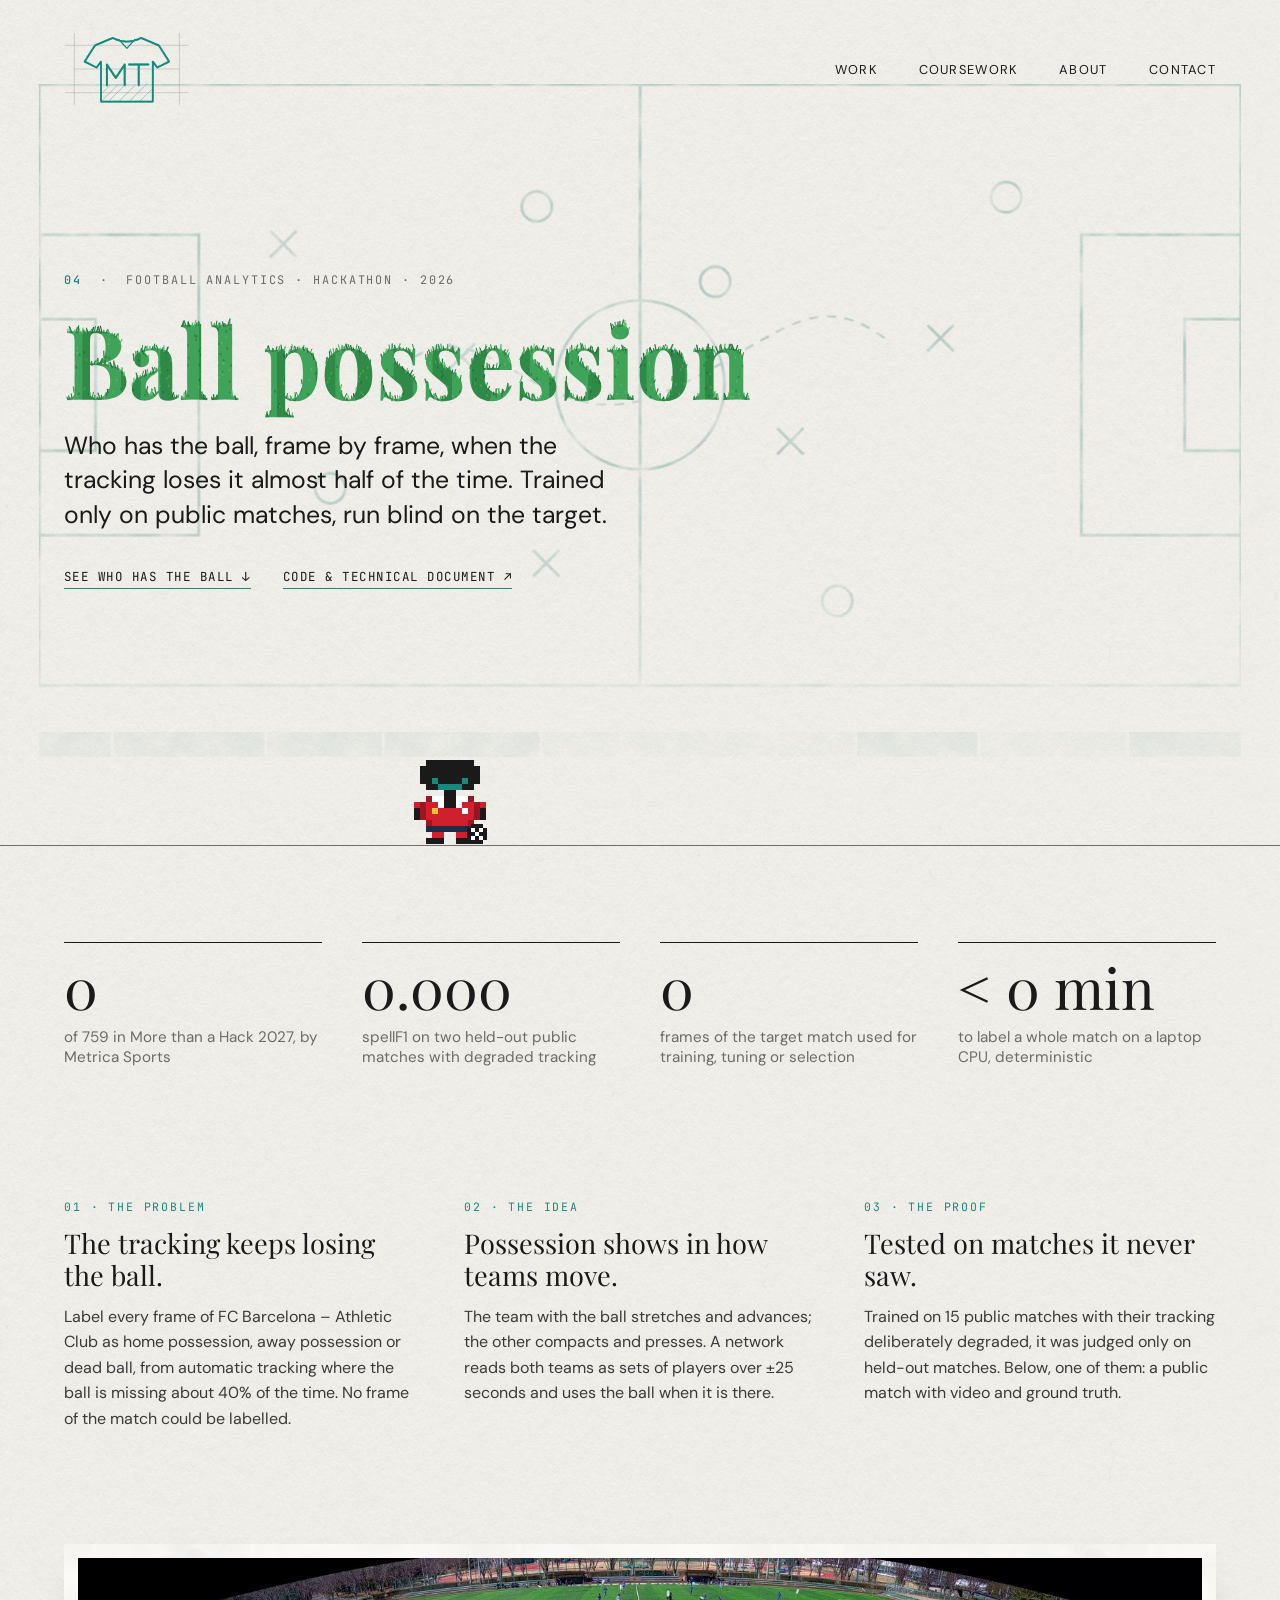
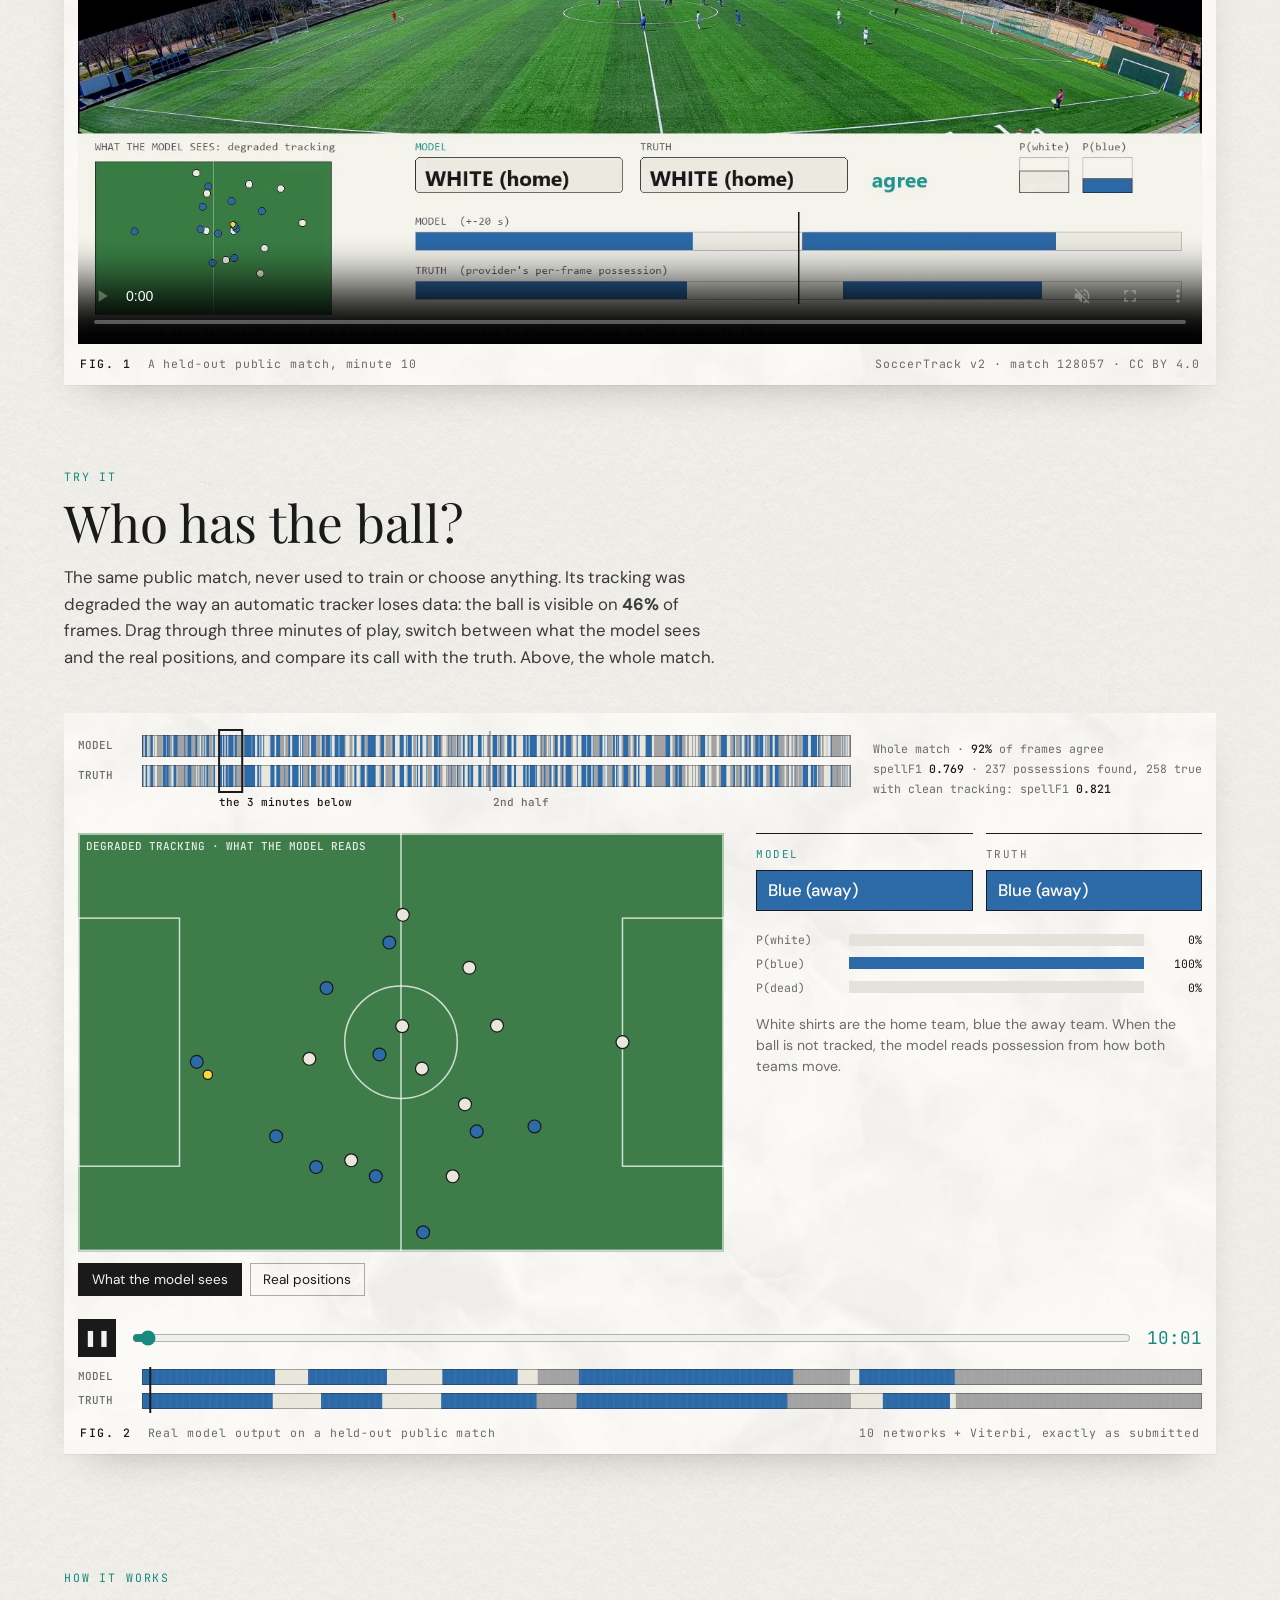
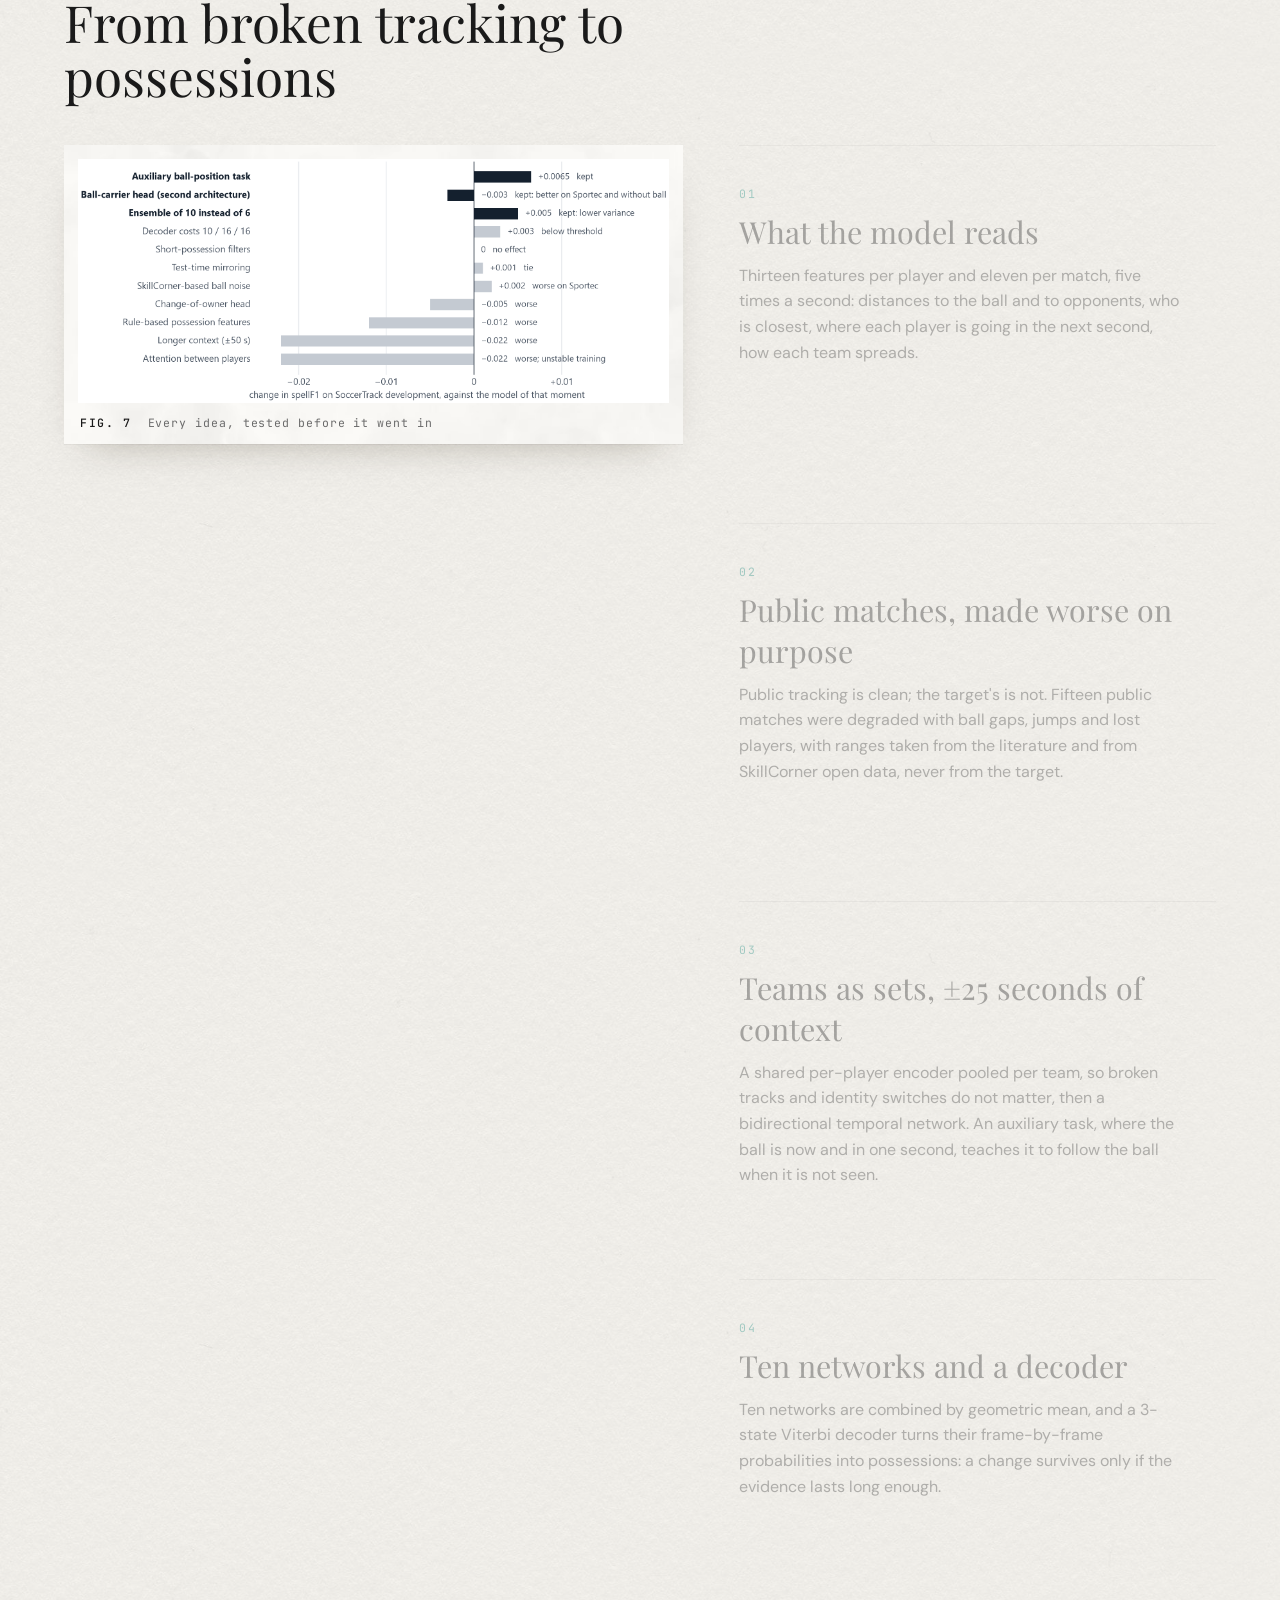
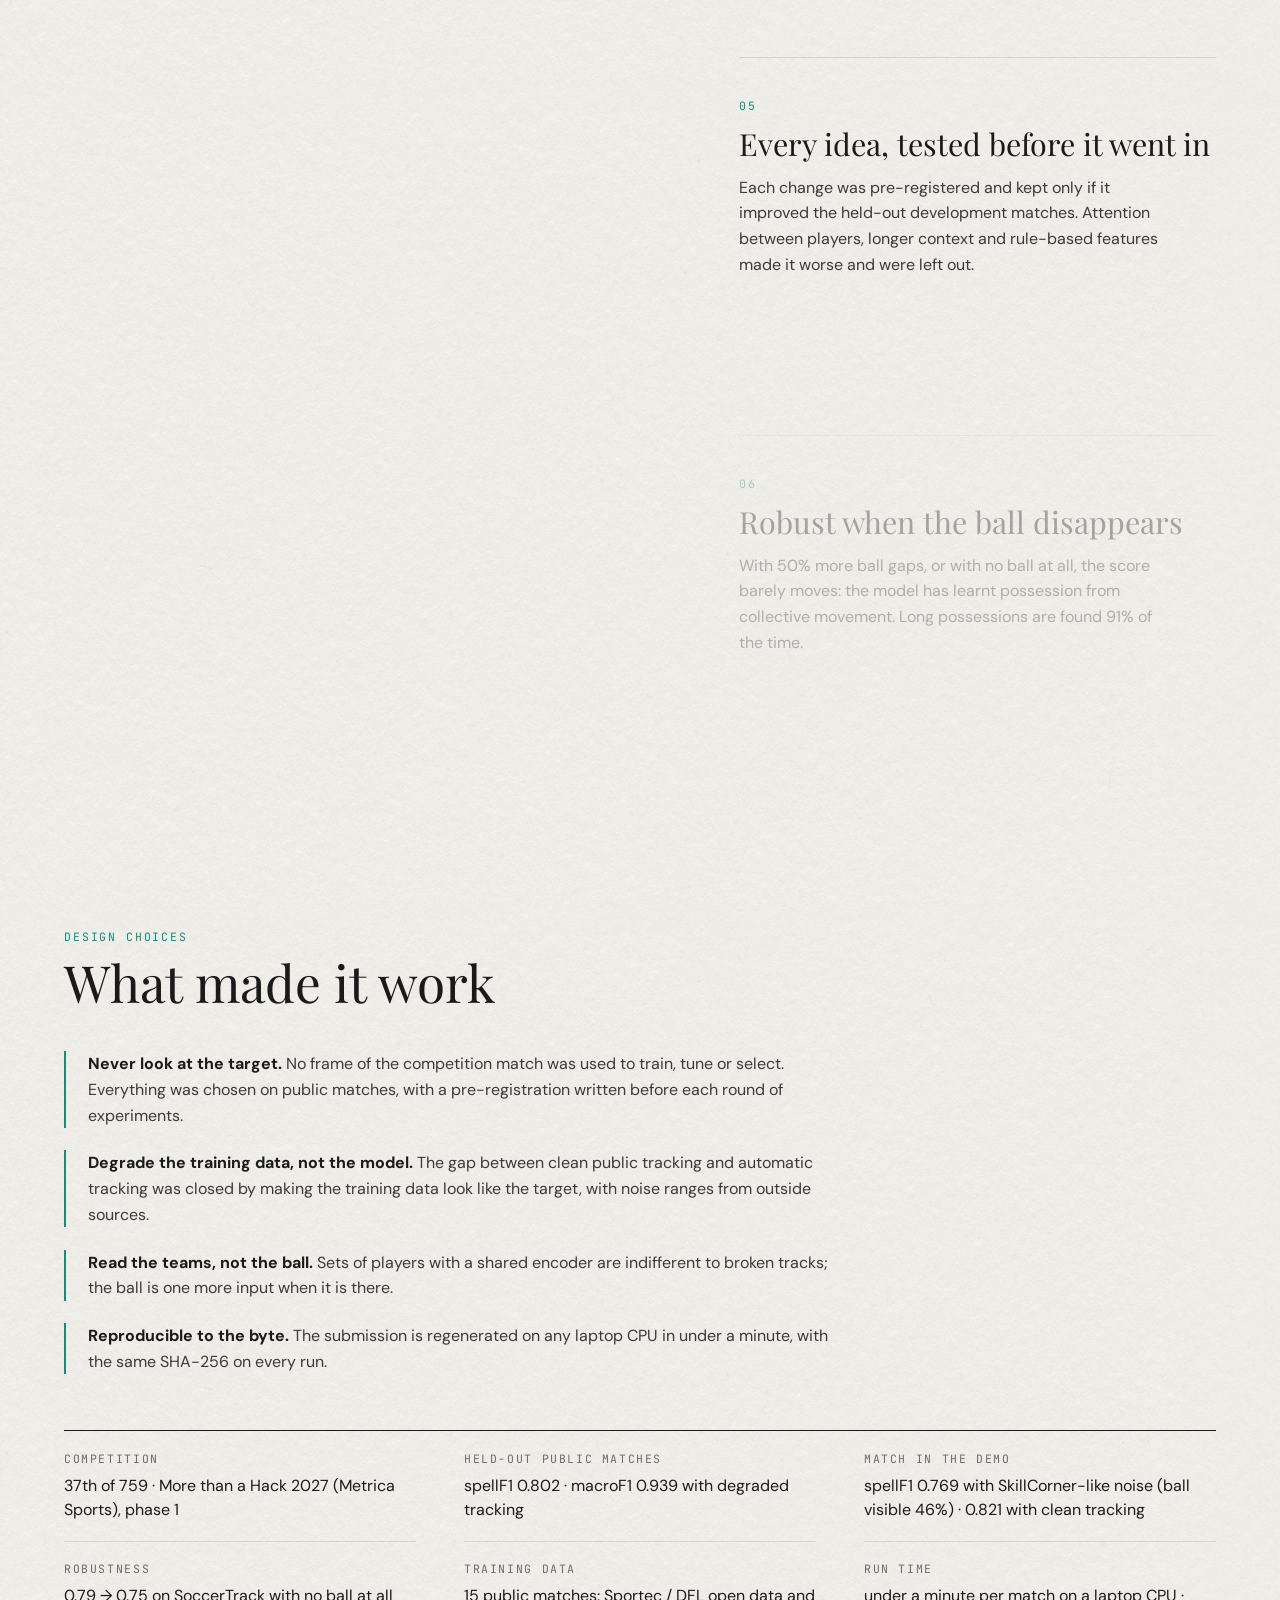
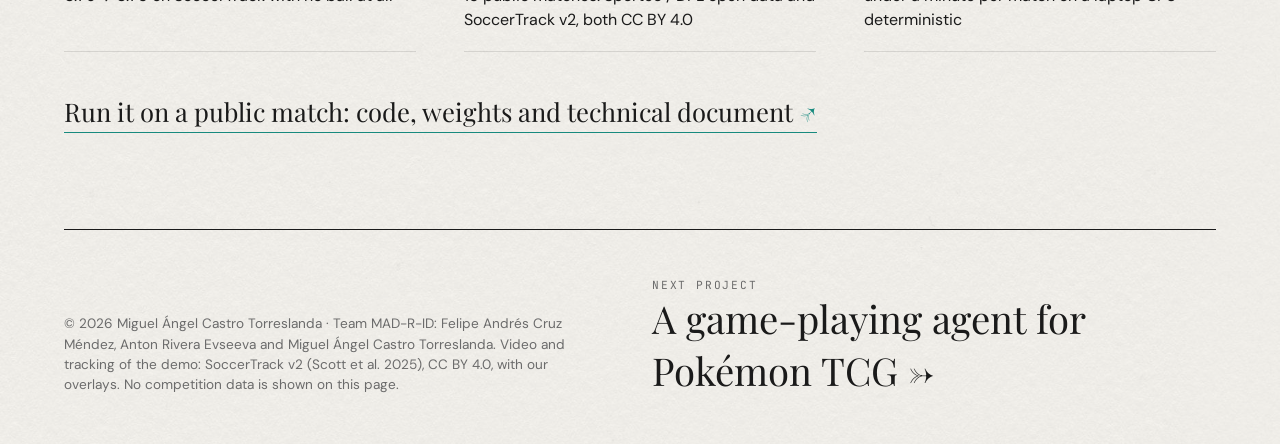
<file: work/more-than-a-hack.html>
<!doctype html>
<html lang="en">
<head>
<meta charset="utf-8">
<script>document.documentElement.classList.add('js')</script>
<meta name="viewport" content="width=device-width, initial-scale=1">
<title>Ball possession from tracking — Miguel Ángel Castro Torreslanda</title>
<meta name="description" content="Who has the ball, frame by frame, when the tracking loses it almost half of the time: a set-based temporal network trained only on public matches. 37th of 759 in More than a Hack 2027.">
<meta property="og:title" content="Ball possession from tracking — Miguel Ángel Castro Torreslanda">
<meta property="og:description" content="Who has the ball, frame by frame, when the tracking loses it almost half of the time. 37th of 759 in More than a Hack 2027.">
<meta property="og:image" content="https://mtorreslanda.com/assets/img/mtah-m7-poster.jpg">
<meta property="og:type" content="website">
<link rel="icon" href="../assets/img/fav/more-than-a-hack.svg?v=11" type="image/svg+xml">
<link rel="preconnect" href="https://fonts.googleapis.com"><link rel="preconnect" href="https://fonts.gstatic.com" crossorigin>
<link href="https://fonts.googleapis.com/css2?family=DM+Sans:opsz,wght@9..40,400;9..40,500;9..40,700&family=JetBrains+Mono:wght@400;500&family=Playfair+Display:wght@400;700&display=swap" rel="stylesheet">
<link rel="stylesheet" href="../assets/css/project.css?v=11">
<link rel="stylesheet" href="../assets/css/possession-explorer.css?v=11">
<style>
  /* Ball possession: a tactics board, in possession turquoise (decision SH62) */
  :root { --accent: #178A7E; --turq: #4FD1C5; --print: #2B7A70; --home: #E9E6DC; --away: #2D6AA8; --dead: #A3A3A3; }
  .p-title { font-size: clamp(3.2rem, 7.6vw, 7.8rem); }
  .p-design { list-style: none; display: grid; gap: 1.4rem; max-width: 72ch; margin-bottom: 3.5rem; }
  .p-design li { padding-left: 1.4rem; border-left: 2px solid var(--accent); line-height: 1.6; color: #3A3A3A; }
  .p-design b { color: var(--ink); }
  .p-step-img, .p-how-fig img { background: #fff; }
  .p-video video { width: 100%; display: block; background: #1A1A1A; }
</style>
</head>
<body>
<nav class="nav" aria-label="Main">
  <a href="../index.html" class="nav-logo" aria-label="Miguel Ángel Castro Torreslanda, home">
    <svg viewBox="0 0 170 100" fill="none" stroke-linecap="round" stroke-linejoin="round" aria-hidden="true">
      <defs><filter id="pencil" x="-10%" y="-10%" width="120%" height="120%">
        <feTurbulence type="fractalNoise" baseFrequency="0.9" numOctaves="2" seed="3" result="n"/>
        <feDisplacementMap in="SourceGraphic" in2="n" scale="1.6" xChannelSelector="R" yChannelSelector="G" result="d"/>
        <feComposite in="d" in2="n" operator="in" result="grain"/><feMerge><feMergeNode in="d"/><feMergeNode in="grain"/></feMerge></filter></defs>
      <!-- Ball possession: the monogram as the number on a football shirt with a V-neck, in turquoise pencil (SH63) -->
      <g class="guides" stroke="#A0A0A0" stroke-width=".6">
        <line x1="2" y1="18" x2="168" y2="18" style="--len:170"/><line x1="2" y1="82" x2="168" y2="82" style="--len:170"/>
        <line x1="14" y1="2" x2="14" y2="98" style="--len:100"/><line x1="156" y1="2" x2="156" y2="98" style="--len:100"/>
        <line x1="14" y1="50" x2="156" y2="50" style="--len:145"/></g>
      <g class="hatch" stroke="#178A7E" stroke-width=".9" opacity=".4" filter="url(#pencil)">
        <path d="M52 82 L62 72 M52 92 L72 72 M60 94 L84 70 M74 94 L96 72 M88 94 L112 70 M102 94 L118 78" style="--len:40"/></g>
      <g class="strokes" filter="url(#pencil)" stroke="#178A7E" stroke-width="2.4">
        <path d="M66 8 Q85 18 104 8 L128 18 L142 40 L126 48 L120 40 L120 94 L50 94 L50 40 L44 48 L28 40 L42 18 Z" style="--len:420"/>
        <path d="M74 10 L85 22 L96 10" stroke-width="1.4" style="--len:40"/>
        <path d="M58 72 L58 44 L70 62 L82 44 L82 72" stroke-width="2.6" style="--len:120"/>
        <path d="M88 44 L114 44 M101 44 L101 72" stroke-width="2.6" style="--len:60"/></g>
    </svg>
  </a>
  <div class="nav-links">
    <a href="../index.html#work">Work</a>
    <a class="opt" href="../index.html#coursework">Coursework</a>
    <a href="../index.html#about">About</a>
    <a href="../index.html#contact">Contact</a>
  </div>
</nav>

<header class="p-hero">
  <!-- the printed sheet: a tactics board, with two teams, the ball's path and a possession strip -->
  <svg class="p-print" viewBox="0 0 1600 900" preserveAspectRatio="xMidYMid slice" aria-hidden="true">
    <defs>
      <filter id="ink" x="0" y="0" width="100%" height="100%">
        <feTurbulence type="fractalNoise" baseFrequency=".9" numOctaves="2" seed="11" result="g"/>
        <feDisplacementMap in="SourceGraphic" in2="g" scale="1.4" xChannelSelector="R" yChannelSelector="G" result="d"/>
        <feTurbulence type="fractalNoise" baseFrequency=".035" numOctaves="3" seed="5" result="blot"/>
        <feColorMatrix in="blot" type="matrix" values="0 0 0 0 0  0 0 0 0 0  0 0 0 0 0  0 0 0 -1.6 1.55" result="fade"/>
        <feComposite in="d" in2="fade" operator="in"/>
      </filter>
    </defs>
    <g filter="url(#ink)" fill="none" stroke="currentColor">
      <g stroke-width="3">
        <rect x="160" y="90" width="1280" height="640"/><line x1="800" y1="90" x2="800" y2="730"/><circle cx="800" cy="410" r="90"/>
        <rect x="160" y="250" width="170" height="320"/><rect x="1270" y="250" width="170" height="320"/>
        <rect x="160" y="340" width="60" height="140"/><rect x="1380" y="340" width="60" height="140"/>
      </g>
      <g id="board" stroke-width="3"></g>
      <path d="M560 380 C640 330 700 470 820 420 S980 300 1060 360" stroke-width="2.4" stroke-dasharray="10 9"/>
      <g id="strip" stroke="none" fill="currentColor"></g>
      <g fill="currentColor" stroke="none" font-family="JetBrains Mono, monospace" font-size="20" letter-spacing="6">
        <text x="160" y="878">POSSESSION · H / A / D · EVERY FRAME</text></g>
    </g>
  </svg>
  <div class="p-kicker"><b>04</b> &nbsp;·&nbsp; Football analytics · Hackathon · 2026</div>
  <div class="p-titlebar">
    <h1 class="p-title" data-title-fx="grass" data-pencil-glyphs="../assets/data/title-glyphs.json"><span>Ball possession</span></h1>
  </div>
  <p class="p-lede">Who has the ball, frame by frame, when the tracking loses it almost half of the time. Trained only on public matches, run blind on the target.</p>
  <div class="p-cta"><a href="#play">See who has the ball ↓</a><a href="https://github.com/mtorreslanda/MAD-R-ID-mtah2027">Code & technical document ↗</a></div>
  <canvas class="p-field" data-costume="pitch" aria-hidden="true"></canvas>
</header>

<section class="p-numbers" aria-label="Key results">
  <div><b data-count="37" data-dec="0">37</b><span>of 759 in More than a Hack 2027, by Metrica Sports</span></div>
  <div><b data-count="0.802" data-dec="3">0.802</b><span>spellF1 on two held-out public matches with degraded tracking</span></div>
  <div><b data-count="0" data-dec="0">0</b><span>frames of the target match used for training, tuning or selection</span></div>
  <div><b data-count="1" data-dec="0" data-prefix="&lt; " data-suffix=" min">&lt; 1 min</b><span>to label a whole match on a laptop CPU, deterministic</span></div>
</section>

<section class="p-beats">
  <div><i>01 · The problem</i><h3>The tracking keeps losing the ball.</h3>
    <p>Label every frame of FC Barcelona – Athletic Club as home possession, away possession or dead ball, from automatic tracking where the ball is missing about 40% of the time. No frame of the match could be labelled.</p></div>
  <div><i>02 · The idea</i><h3>Possession shows in how teams move.</h3>
    <p>The team with the ball stretches and advances; the other compacts and presses. A network reads both teams as sets of players over ±25 seconds and uses the ball when it is there.</p></div>
  <div><i>03 · The proof</i><h3>Tested on matches it never saw.</h3>
    <p>Trained on 15 public matches with their tracking deliberately degraded, it was judged only on held-out matches. Below, one of them: a public match with video and ground truth.</p></div>
</section>

<section class="p-exhibit">
  <figure class="p-mount p-video">
    <video src="../assets/img/mtah-m7-demo.mp4" poster="../assets/img/mtah-m7-poster.jpg" controls muted loop playsinline preload="metadata"
           aria-label="Panoramic video of a public university match with the model's possession call and the ground truth underneath"></video>
    <figcaption class="p-plate"><span><b>Fig. 1</b> &nbsp;A held-out public match, minute 10</span><span>SoccerTrack v2 · match 128057 · CC BY 4.0</span></figcaption>
  </figure>
</section>

<section class="p-explore" id="play">
  <div class="p-sechead"><i>Try it</i><h2>Who has the ball?</h2>
    <p>The same public match, never used to train or choose anything. Its tracking was degraded the way an automatic tracker loses data: the ball is visible on <b data-k="ball_seen">46%</b> of frames. Drag through three minutes of play, switch between what the model sees and the real positions, and compare its call with the truth. Above, the whole match.</p></div>
  <div class="po" data-src="../assets/data/mtah-m7.json">
    <figure class="p-mount po-desk">
      <div class="po-match"><canvas class="po-strips" height="84" aria-label="Whole match: the model's possession against the truth"></canvas>
        <div class="po-scores"></div></div>
      <div class="po-cols">
        <div class="po-pitchwrap"><canvas class="po-pitch" aria-label="Tracking at the current instant"></canvas>
          <div class="po-view" role="group" aria-label="Tracking shown">
            <button type="button" data-v="s" aria-pressed="true">What the model sees</button><button type="button" data-v="c" aria-pressed="false">Real positions</button></div></div>
        <div class="po-side">
          <div class="po-calls"><div><i>Model</i><b class="po-m">&nbsp;</b></div><div><i>Truth</i><b class="po-t">&nbsp;</b></div></div>
          <div class="po-probs" aria-label="Probabilities"><div><span>P(white)</span><i class="po-ph"></i><em></em></div><div><span>P(blue)</span><i class="po-pa"></i><em></em></div><div><span>P(dead)</span><i class="po-pd"></i><em></em></div></div>
          <p class="po-note">White shirts are the home team, blue the away team. When the ball is not tracked, the model reads possession from how both teams move.</p>
        </div>
      </div>
      <div class="po-time"><button type="button" class="po-play" aria-label="Play">▶</button>
        <input type="range" min="0" max="899" value="0" step="1" aria-label="Time"><span class="po-clock">10:00</span></div>
      <canvas class="po-window" height="46" aria-label="Three minutes: model against truth"></canvas>
      <figcaption class="p-plate"><span><b>Fig. 2</b> &nbsp;Real model output on a held-out public match</span><span>10 networks + Viterbi, exactly as submitted</span></figcaption>
    </figure>
  </div>
</section>

<section class="p-how" id="how">
  <div class="p-sechead"><i>How it works</i><h2>From broken tracking to possessions</h2></div>
  <div class="p-how-grid">
    <figure class="p-mount p-how-fig"><img src="../assets/img/mtah-s1-input.png" alt="" data-how-img><figcaption class="p-plate"><span><b data-how-n>Fig. 3</b> &nbsp;<span data-how-cap>What the model reads</span></span></figcaption></figure>
    <ol class="p-steps">
      <li data-img="mtah-s1-input.png"><img class="p-step-img" src="../assets/img/mtah-s1-input.png" alt="" loading="lazy"><i>01 <span class="p-step-of">/ 06</span></i><h3>What the model reads</h3><p>Thirteen features per player and eleven per match, five times a second: distances to the ball and to opponents, who is closest, where each player is going in the next second, how each team spreads.</p></li>
      <li data-img="mtah-s2-noise.png"><img class="p-step-img" src="../assets/img/mtah-s2-noise.png" alt="" loading="lazy"><i>02 <span class="p-step-of">/ 06</span></i><h3>Public matches, made worse on purpose</h3><p>Public tracking is clean; the target's is not. Fifteen public matches were degraded with ball gaps, jumps and lost players, with ranges taken from the literature and from SkillCorner open data, never from the target.</p></li>
      <li data-img="mtah-s3-model.png"><img class="p-step-img" src="../assets/img/mtah-s3-model.png" alt="" loading="lazy"><i>03 <span class="p-step-of">/ 06</span></i><h3>Teams as sets, ±25 seconds of context</h3><p>A shared per-player encoder pooled per team, so broken tracks and identity switches do not matter, then a bidirectional temporal network. An auxiliary task, where the ball is now and in one second, teaches it to follow the ball when it is not seen.</p></li>
      <li data-img="mtah-s4-decoder.png"><img class="p-step-img" src="../assets/img/mtah-s4-decoder.png" alt="" loading="lazy"><i>04 <span class="p-step-of">/ 06</span></i><h3>Ten networks and a decoder</h3><p>Ten networks are combined by geometric mean, and a 3-state Viterbi decoder turns their frame-by-frame probabilities into possessions: a change survives only if the evidence lasts long enough.</p></li>
      <li data-img="mtah-s5-experiments.png"><img class="p-step-img" src="../assets/img/mtah-s5-experiments.png" alt="" loading="lazy"><i>05 <span class="p-step-of">/ 06</span></i><h3>Every idea, tested before it went in</h3><p>Each change was pre-registered and kept only if it improved the held-out development matches. Attention between players, longer context and rule-based features made it worse and were left out.</p></li>
      <li data-img="mtah-s6-robust.png"><img class="p-step-img" src="../assets/img/mtah-s6-robust.png" alt="" loading="lazy"><i>06 <span class="p-step-of">/ 06</span></i><h3>Robust when the ball disappears</h3><p>With 50% more ball gaps, or with no ball at all, the score barely moves: the model has learnt possession from collective movement. Long possessions are found 91% of the time.</p></li>
    </ol>
  </div>
</section>

<section class="p-proof">
  <div class="p-sechead"><i>Design choices</i><h2>What made it work</h2></div>
  <ul class="p-design">
    <li><b>Never look at the target.</b> No frame of the competition match was used to train, tune or select. Everything was chosen on public matches, with a pre-registration written before each round of experiments.</li>
    <li><b>Degrade the training data, not the model.</b> The gap between clean public tracking and automatic tracking was closed by making the training data look like the target, with noise ranges from outside sources.</li>
    <li><b>Read the teams, not the ball.</b> Sets of players with a shared encoder are indifferent to broken tracks; the ball is one more input when it is there.</li>
    <li><b>Reproducible to the byte.</b> The submission is regenerated on any laptop CPU in under a minute, with the same SHA-256 on every run.</li>
  </ul>
  <dl class="p-results">
    <div><dt>Competition</dt><dd>37th of 759 · More than a Hack 2027 (Metrica Sports), phase 1</dd></div>
    <div><dt>Held-out public matches</dt><dd>spellF1 0.802 · macroF1 0.939 with degraded tracking</dd></div>
    <div><dt>Match in the demo</dt><dd>spellF1 0.769 with SkillCorner-like noise (ball visible 46%) · 0.821 with clean tracking</dd></div>
    <div><dt>Robustness</dt><dd>0.79 → 0.75 on SoccerTrack with no ball at all</dd></div>
    <div><dt>Training data</dt><dd>15 public matches: Sportec / DFL open data and SoccerTrack v2, both CC BY 4.0</dd></div>
    <div><dt>Run time</dt><dd>under a minute per match on a laptop CPU · deterministic</dd></div>
  </dl>
  <a class="p-writeup" href="https://github.com/mtorreslanda/MAD-R-ID-mtah2027">Run it on a public match: code, weights and technical document <span>↗</span></a>
</section>

<footer class="p-foot">
  <a class="p-next" href="pokemon-tcg-agent.html"><i>Next project</i><b>A game-playing agent for Pokémon TCG →</b></a>
  <p>© 2026 Miguel Ángel Castro Torreslanda · Team MAD-R-ID: Felipe Andrés Cruz Méndez, Anton Rivera Evseeva and Miguel Ángel Castro Torreslanda. Video and tracking of the demo: SoccerTrack v2 (Scott et al. 2025), CC BY 4.0, with our overlays. No competition data is shown on this page.</p>
</footer>

<script>
/* the printed tactics board: two teams of dots and a possession strip */
(function () {
  var NS = 'http://www.w3.org/2000/svg', b = document.getElementById('board'), s = document.getElementById('strip');
  function el(t, a, p) { var e = document.createElementNS(NS, t); for (var k in a) e.setAttribute(k, a[k]); p.appendChild(e); return e; }
  [[420, 260], [470, 520], [610, 380], [690, 220], [700, 600], [880, 300], [960, 470], [1010, 640], [1120, 360], [1190, 210]]
    .forEach(function (p, i) { el(i % 2 ? 'circle' : 'path', i % 2 ? { cx: p[0], cy: p[1], r: 16 } : { d: 'M' + (p[0] - 14) + ' ' + (p[1] - 14) + ' L' + (p[0] + 14) + ' ' + (p[1] + 14) + ' M' + (p[0] + 14) + ' ' + (p[1] - 14) + ' L' + (p[0] - 14) + ' ' + (p[1] + 14) }, b); });
  var x = 160, r = 3; function rnd() { r = (r * 9301 + 49297) % 233280; return r / 233280; }
  while (x < 1440) { var w = 30 + rnd() * 140, k = rnd(); el('rect', { x: x, y: 780, width: Math.min(w, 1440 - x), height: 26, opacity: k < .45 ? .9 : k < .85 ? .35 : .12 }, s); x += w + 3; }
})();
/* numbers that count up when they come into view */
(function () {
  var els = document.querySelectorAll('[data-count]');
  if (!('IntersectionObserver' in window) || matchMedia('(prefers-reduced-motion: reduce)').matches) return;
  function show(b, v) { var dec = +(b.dataset.dec || 0), s = v.toFixed(dec);
    if (b.hasAttribute('data-sep')) s = Math.round(v).toLocaleString('en-US'); b.textContent = (b.dataset.prefix ? b.dataset.prefix.replace('&lt;', '<') : '') + s + (b.dataset.suffix || ''); }
  var io = new IntersectionObserver(function (es) {
    es.forEach(function (e) {
      if (!e.isIntersecting) return; io.unobserve(e.target);
      var b = e.target, to = parseFloat(b.dataset.count), t0 = performance.now();
      (function tick(now) { var k = Math.min(1, (now - t0) / 1400); show(b, to * (1 - Math.pow(1 - k, 3))); if (k < 1) requestAnimationFrame(tick); })(t0);
    });
  }, { threshold: .6 });
  els.forEach(function (b) { show(b, 0); io.observe(b); });
})();
window.addEventListener('scroll', function () { document.querySelector('.nav').classList.toggle('scrolled', scrollY > 50); }, { passive: true });
</script>
<script src="../assets/js/robot.js?v=11"></script>
<script src="../assets/js/robot-side.js?v=11"></script>
<script src="../assets/js/title-fx.js?v=11"></script>
<script src="../assets/js/costume-pitch.js?v=11"></script>
<script src="../assets/js/possession-explorer.js?v=11"></script>
<script src="../assets/js/project.js?v=11"></script>
</body>
</html>
</file>
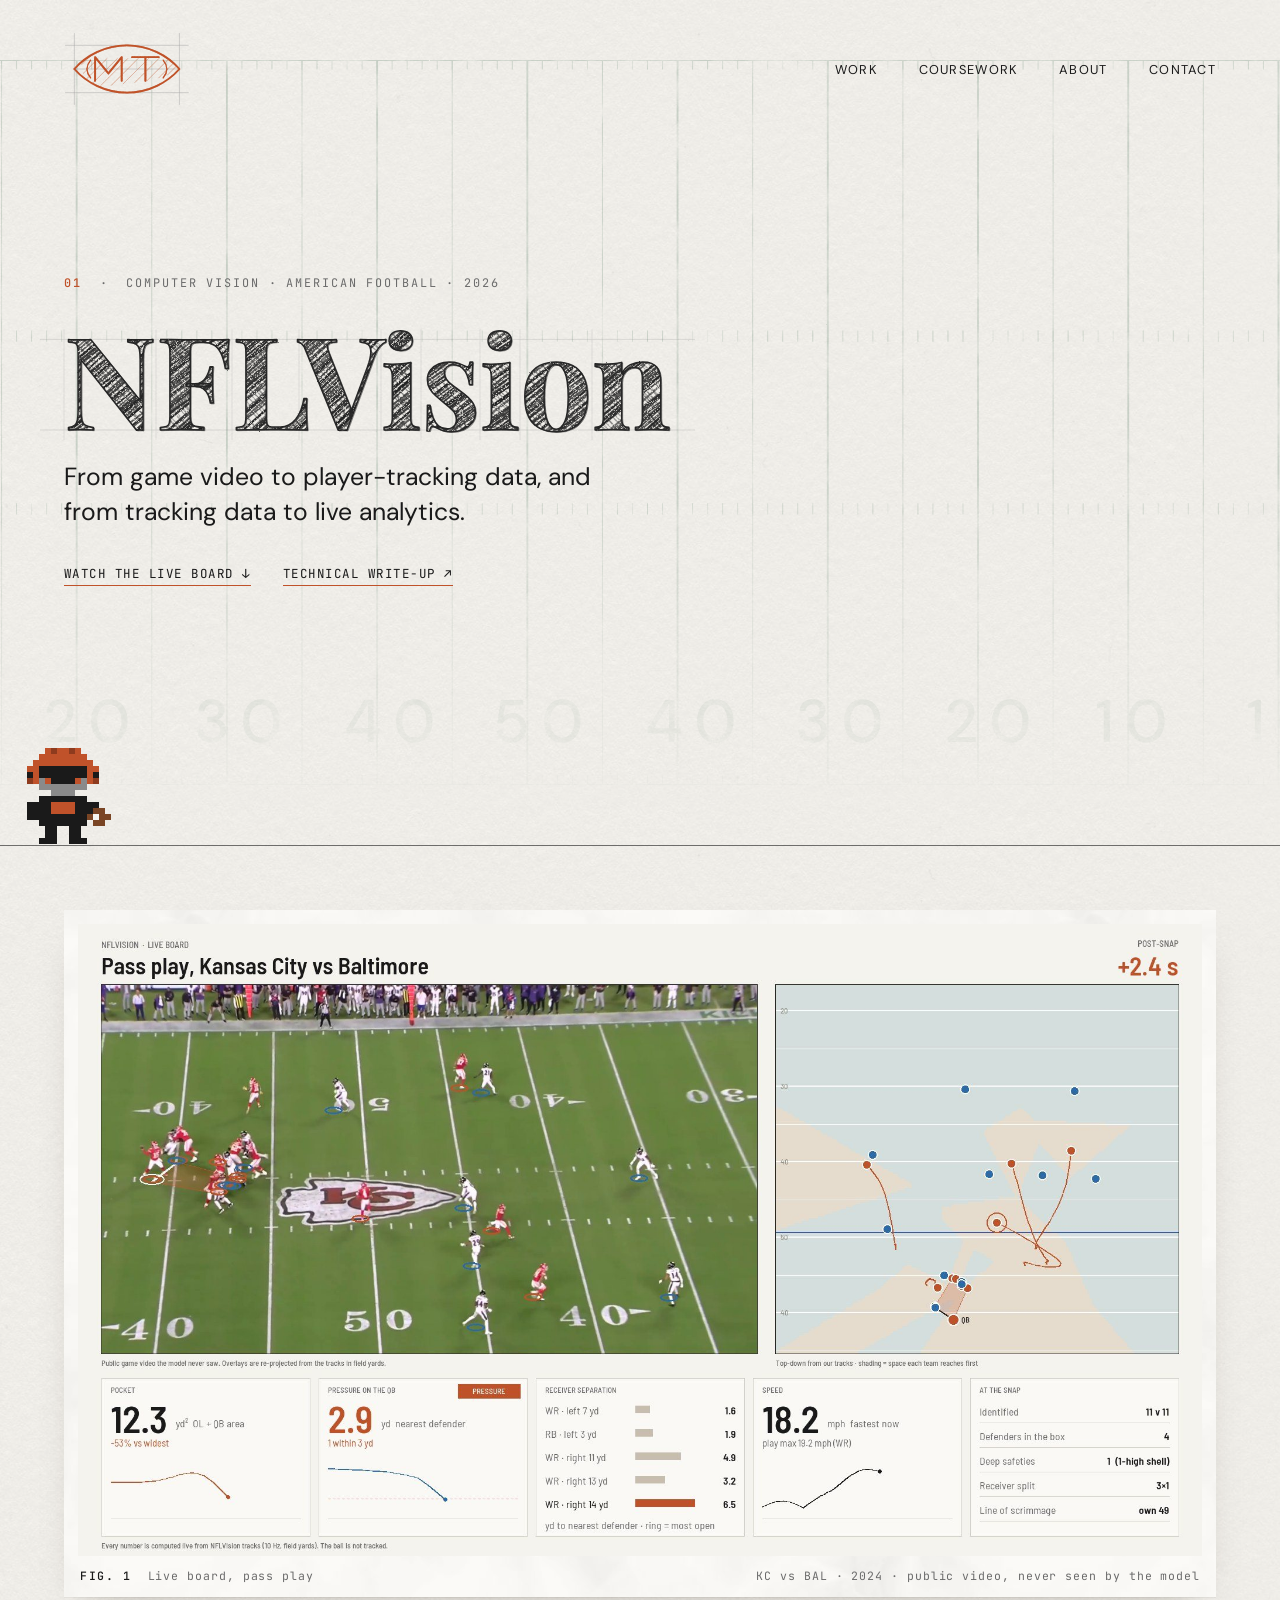
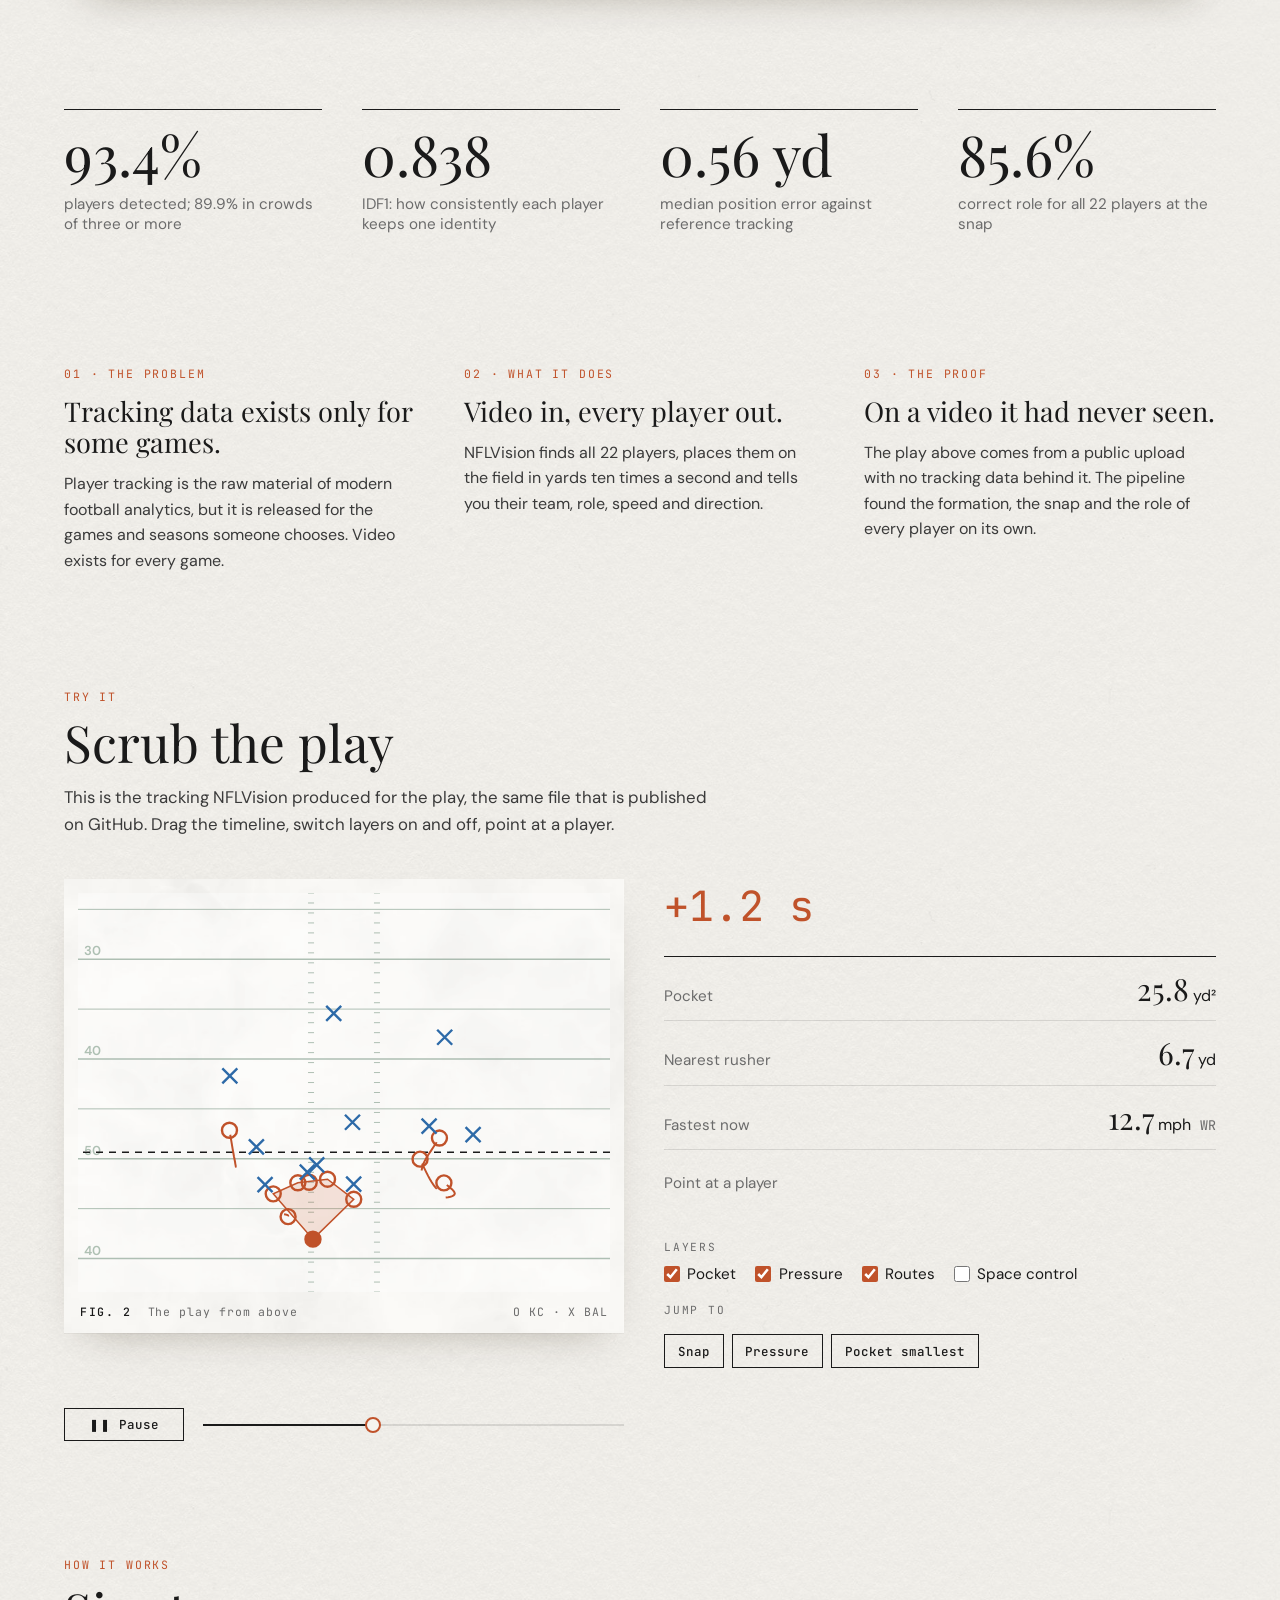
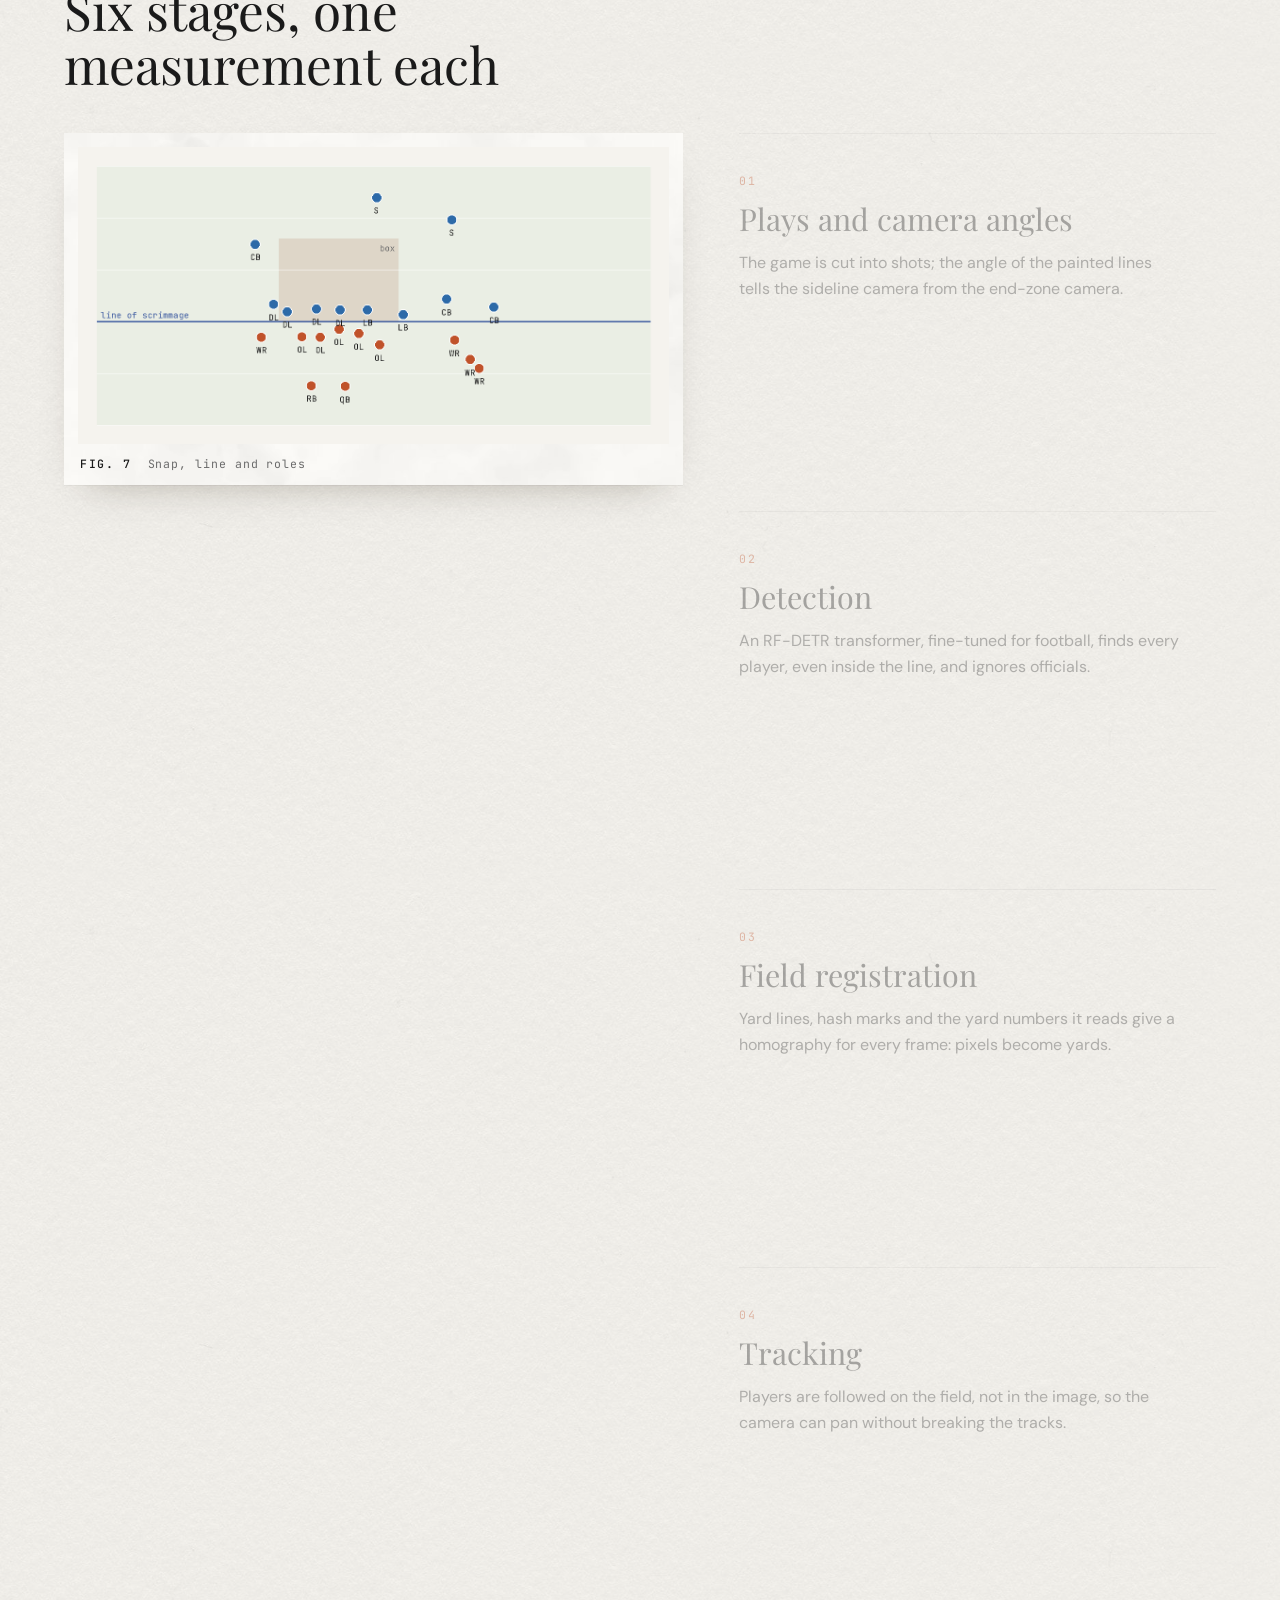
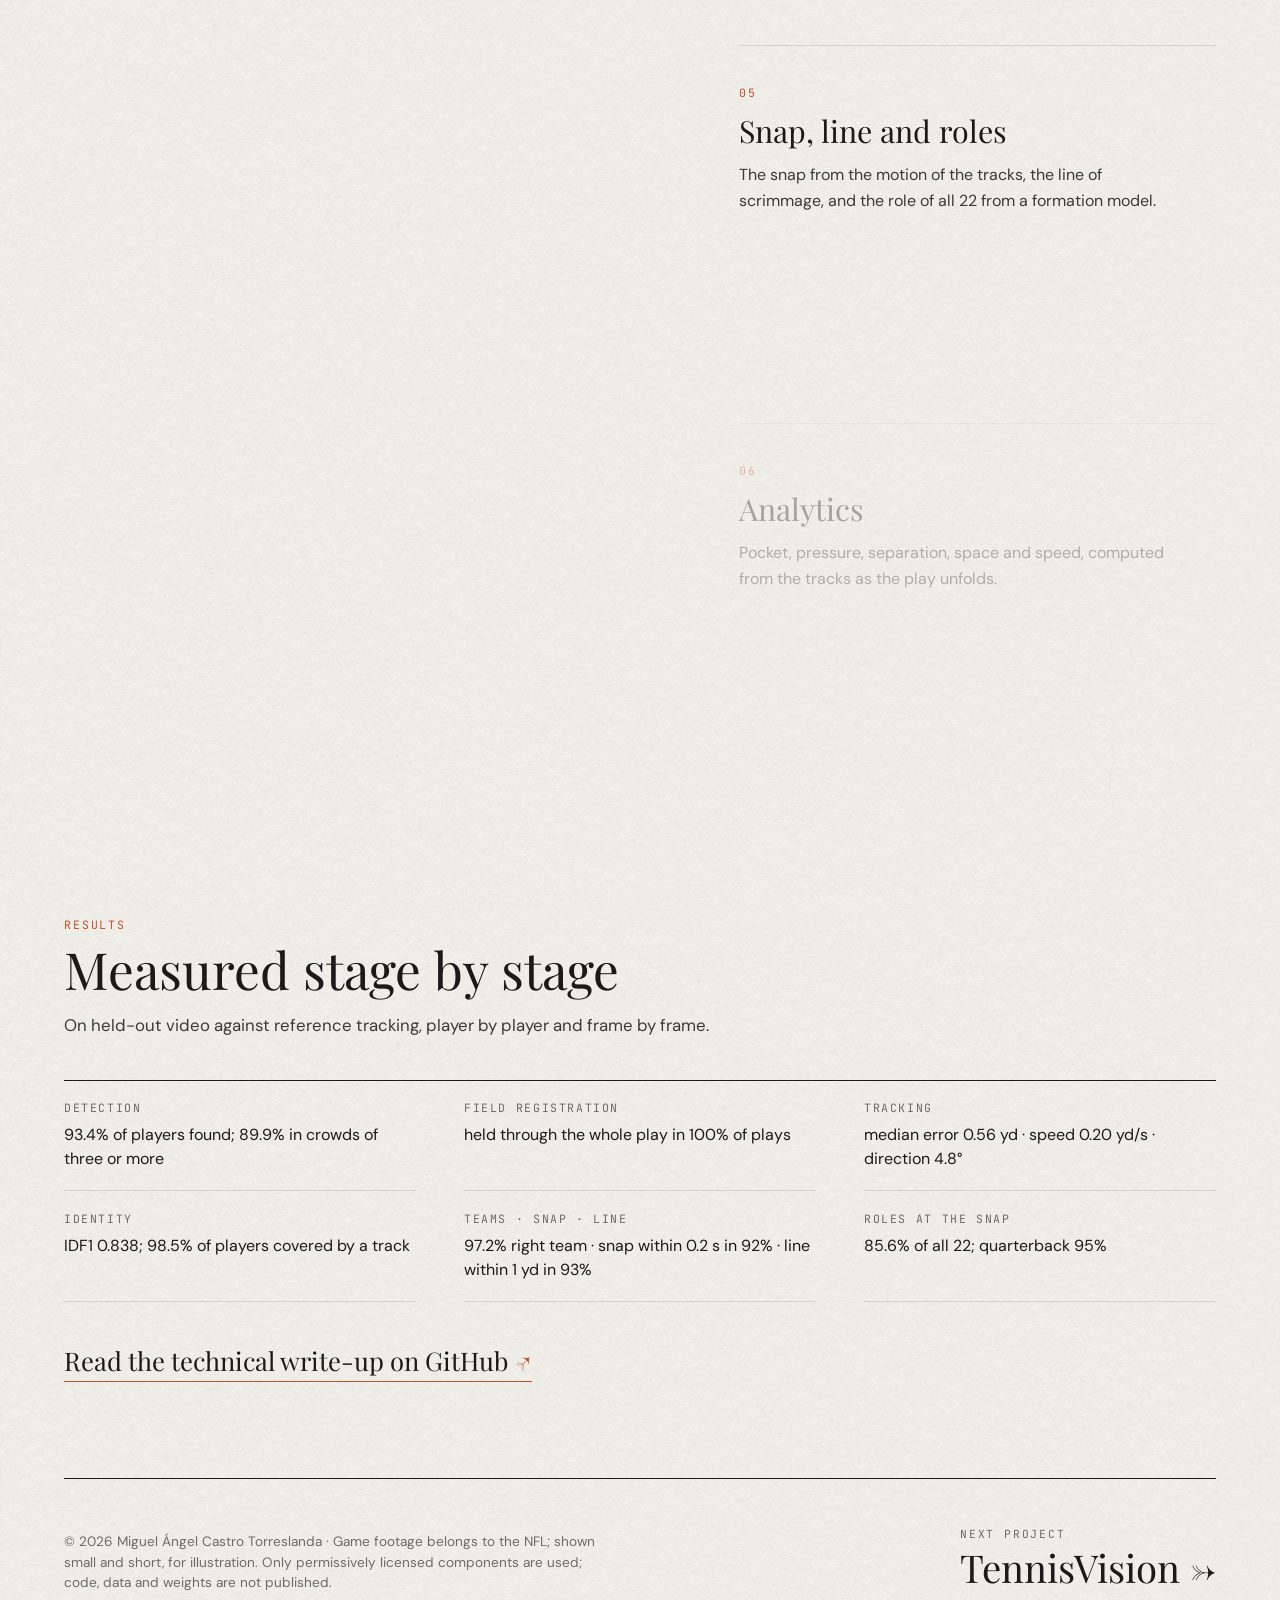
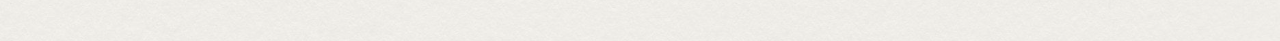
<file: work/nflvision.html>
<!doctype html>
<html lang="en">
<head>
<meta charset="utf-8">
<script>document.documentElement.classList.add('js')</script>
<meta name="viewport" content="width=device-width, initial-scale=1">
<title>NFLVision — Miguel Ángel Castro Torreslanda</title>
<meta name="description" content="From football video to player-tracking data, and from tracking data to live analytics: every player detected, followed and placed on the field in yards, ten times per second.">
<meta property="og:title" content="NFLVision — Miguel Ángel Castro Torreslanda">
<meta property="og:description" content="From football video to player-tracking data, and from tracking data to live analytics: every player detected, followed and placed on the field in yards, ten times per second.">
<meta property="og:image" content="https://mtorreslanda.com/assets/img/nfl-board-poster.jpg">
<meta property="og:type" content="website">
<link rel="icon" href="../assets/img/fav/nflvision.svg?v=11" type="image/svg+xml">
<link rel="preconnect" href="https://fonts.googleapis.com"><link rel="preconnect" href="https://fonts.gstatic.com" crossorigin>
<link href="https://fonts.googleapis.com/css2?family=DM+Sans:opsz,wght@9..40,400;9..40,500;9..40,700&family=JetBrains+Mono:wght@400;500&family=Playfair+Display:wght@400;700&display=swap" rel="stylesheet">
<link rel="stylesheet" href="../assets/css/project.css?v=11">
</head>
<body>
<nav class="nav" aria-label="Main">
  <a href="../index.html" class="nav-logo" aria-label="Miguel Ángel Castro Torreslanda, home">
    <svg viewBox="0 0 170 100" fill="none" stroke-linecap="round" stroke-linejoin="round" aria-hidden="true">
      <defs><filter id="pencil" x="-10%" y="-10%" width="120%" height="120%">
        <feTurbulence type="fractalNoise" baseFrequency="0.9" numOctaves="2" seed="3" result="n"/>
        <feDisplacementMap in="SourceGraphic" in2="n" scale="1.6" xChannelSelector="R" yChannelSelector="G" result="d"/>
        <feComposite in="d" in2="n" operator="in" result="grain"/><feMerge><feMergeNode in="d"/><feMergeNode in="grain"/></feMerge></filter></defs>
      <!-- NFLVision: the monogram inside a football, all in orange pencil (decision SH40) -->
      <g class="guides" stroke="#A0A0A0" stroke-width=".6">
        <line x1="2" y1="18" x2="168" y2="18" style="--len:170"/><line x1="2" y1="82" x2="168" y2="82" style="--len:170"/>
        <line x1="14" y1="2" x2="14" y2="98" style="--len:100"/><line x1="156" y1="2" x2="156" y2="98" style="--len:100"/>
        <line x1="14" y1="50" x2="156" y2="50" style="--len:145"/></g>
      <g class="hatch" stroke="#C0522A" stroke-width=".9" opacity=".45" filter="url(#pencil)">
        <path d="M24 44 L34 34 M26 56 L46 36 M30 64 L58 36 M38 70 L72 36 M50 72 L86 36 M64 72 L100 36 M80 70 L114 36 M96 68 L128 36 M112 66 L140 38 M128 62 L148 42 M140 58 L152 46" style="--len:60"/></g>
      <g class="strokes" filter="url(#pencil)" stroke="#C0522A" stroke-width="2.4">
        <path d="M14 50 A95 95 0 0 1 156 50 A95 95 0 0 1 14 50 Z" style="--len:330"/>
        <path d="M36 38 Q26 50 36 62 M134 38 Q144 50 134 62" stroke-width="1.6" style="--len:30"/>
        <path d="M42 66 L42 34 L60 56 L78 34 L78 66" stroke-width="2.6" style="--len:130"/>
        <path d="M92 34 L128 34 M110 34 L110 66" stroke-width="2.6" style="--len:70"/></g>
    </svg>
  </a>
  <div class="nav-links">
    <a href="../index.html#work">Work</a>
    <a class="opt" href="../index.html#coursework">Coursework</a>
    <a href="../index.html#about">About</a>
    <a href="../index.html#contact">Contact</a>
  </div>
</nav>

<header class="p-hero">
  <!-- the printed sheet: a playbook page in faded ink -->
  <svg class="p-print" viewBox="0 0 1600 900" preserveAspectRatio="xMidYMid slice" aria-hidden="true">
    <defs>
      <filter id="ink" x="0" y="0" width="100%" height="100%">
        <feTurbulence type="fractalNoise" baseFrequency=".9" numOctaves="2" seed="11" result="g"/>
        <feDisplacementMap in="SourceGraphic" in2="g" scale="1.4" xChannelSelector="R" yChannelSelector="G" result="d"/>
        <feTurbulence type="fractalNoise" baseFrequency=".035" numOctaves="3" seed="5" result="blot"/>
        <feColorMatrix in="blot" type="matrix" values="0 0 0 0 0  0 0 0 0 0  0 0 0 0 0  0 0 0 -1.6 1.55" result="fade"/>
        <feComposite in="d" in2="fade" operator="in"/>
      </filter>
    </defs>
    <g filter="url(#ink)" fill="none" stroke="currentColor">
      <g stroke-width="1.2" id="yards"></g>
      <g stroke-width="1" id="hash"></g>
      <line x1="0" y1="64" x2="1600" y2="64" stroke-width="2"/><line x1="0" y1="836" x2="1600" y2="836" stroke-width="2"/>
      <g id="nums" fill="currentColor" stroke="none" font-family="DM Sans, sans-serif" font-weight="500" font-size="64" letter-spacing="14"></g>
    </g>
  </svg>
  <div class="p-kicker"><b>01</b> &nbsp;·&nbsp; Computer vision · American football · 2026</div>
  <div class="p-titlebar">
    <h1 class="p-title" data-pencil data-pencil-glyphs="../assets/data/title-glyphs.json"><span>NFLVision</span></h1>
  </div>
  <p class="p-lede">From game video to player-tracking data, and from tracking data to live analytics.</p>
  <div class="p-cta"><a href="#board">Watch the live board ↓</a><a href="https://github.com/mtorreslanda/nflvision">Technical write-up ↗</a></div>
  <canvas class="p-field" data-costume="football" aria-hidden="true"></canvas>
</header>

<section class="p-exhibit" id="board">
  <figure class="p-mount">
    <video src="../assets/img/nfl-board.mp4" poster="../assets/img/nfl-board-poster.jpg" muted loop playsinline autoplay data-autoplay
           aria-label="Live board of a Kansas City pass play"></video>
    <figcaption class="p-plate"><span><b>Fig. 1</b> &nbsp;Live board, pass play</span><span>KC vs BAL · 2024 · public video, never seen by the model</span></figcaption>
  </figure>
</section>

<section class="p-numbers" aria-label="Key results">
  <div><b data-count="93.4" data-suffix="%">93.4%</b><span>players detected; 89.9% in crowds of three or more</span></div>
  <div><b data-count="0.838" data-dec="3">0.838</b><span>IDF1: how consistently each player keeps one identity</span></div>
  <div><b data-count="0.56" data-dec="2" data-suffix=" yd">0.56 yd</b><span>median position error against reference tracking</span></div>
  <div><b data-count="85.6" data-suffix="%">85.6%</b><span>correct role for all 22 players at the snap</span></div>
</section>

<section class="p-beats">
  <div><i>01 · The problem</i><h3>Tracking data exists only for some games.</h3>
    <p>Player tracking is the raw material of modern football analytics, but it is released for the games and seasons someone chooses. Video exists for every game.</p></div>
  <div><i>02 · What it does</i><h3>Video in, every player out.</h3>
    <p>NFLVision finds all 22 players, places them on the field in yards ten times a second and tells you their team, role, speed and direction.</p></div>
  <div><i>03 · The proof</i><h3>On a video it had never seen.</h3>
    <p>The play above comes from a public upload with no tracking data behind it. The pipeline found the formation, the snap and the role of every player on its own.</p></div>
</section>

<section class="p-explore" id="explore">
  <div class="p-sechead"><i>Try it</i><h2>Scrub the play</h2>
    <p>This is the tracking NFLVision produced for the play, the same file that is published on GitHub. Drag the timeline, switch layers on and off, point at a player.</p></div>
  <div class="px" data-csv="../assets/data/nfl-play.csv" data-los="60.64" data-dir="1">
    <figure class="p-mount px-board"><canvas aria-label="The play from above: O for Kansas City, X for Baltimore"></canvas>
      <figcaption class="p-plate"><span><b>Fig. 2</b> &nbsp;The play from above</span><span>O KC · X BAL</span></figcaption></figure>
    <div class="px-side">
      <div class="px-clock" data-out="clock">-1.0 s</div>
      <dl class="px-read">
        <div><dt>Pocket</dt><dd><b data-out="pocket">–</b> yd²</dd></div>
        <div><dt>Nearest rusher</dt><dd><b data-out="rush">–</b> yd</dd></div>
        <div><dt>Fastest now</dt><dd><b data-out="fast">–</b> mph <small data-out="fastwho"></small></dd></div>
      </dl>
      <div class="px-card" data-out="card">Point at a player</div>
      <fieldset class="px-layers"><legend>Layers</legend>
        <label><input type="checkbox" name="pocket" checked> Pocket</label>
        <label><input type="checkbox" name="pressure" checked> Pressure</label>
        <label><input type="checkbox" name="routes" checked> Routes</label>
        <label><input type="checkbox" name="space"> Space control</label>
      </fieldset>
      <div class="px-jumps"><span>Jump to</span>
        <button type="button" data-jump="0">Snap</button><button type="button" data-jump="2.4">Pressure</button><button type="button" data-jump="3.5">Pocket smallest</button></div>
    </div>
    <div class="px-time"><button type="button" class="px-play">▶ Play</button><input type="range" aria-label="Time in the play"></div>
  </div>
</section>

<section class="p-how" id="how">
  <div class="p-sechead"><i>How it works</i><h2>Six stages, one measurement each</h2></div>
  <div class="p-how-grid">
    <figure class="p-mount p-how-fig"><img src="../assets/img/nfl-stage1-shots.jpg" alt="" data-how-img><figcaption class="p-plate"><span><b data-how-n>Fig. 3</b> &nbsp;<span data-how-cap>Plays and camera angles</span></span></figcaption></figure>
    <ol class="p-steps">
      <li data-img="nfl-stage1-shots.jpg"><img class="p-step-img" src="../assets/img/nfl-stage1-shots-m.jpg" alt="" loading="lazy"><i>01 <span class="p-step-of">/ 06</span></i><h3>Plays and camera angles</h3><p>The game is cut into shots; the angle of the painted lines tells the sideline camera from the end-zone camera.</p></li>
      <li data-img="nfl-stage2-detection.jpg"><img class="p-step-img" src="../assets/img/nfl-stage2-detection.jpg" alt="" loading="lazy"><i>02 <span class="p-step-of">/ 06</span></i><h3>Detection</h3><p>An RF-DETR transformer, fine-tuned for football, finds every player, even inside the line, and ignores officials.</p></li>
      <li data-img="nfl-stage3-field.jpg"><img class="p-step-img" src="../assets/img/nfl-stage3-field.jpg" alt="" loading="lazy"><i>03 <span class="p-step-of">/ 06</span></i><h3>Field registration</h3><p>Yard lines, hash marks and the yard numbers it reads give a homography for every frame: pixels become yards.</p></li>
      <li data-img="nfl-stage4-tracks.jpg"><img class="p-step-img" src="../assets/img/nfl-stage4-tracks.jpg" alt="" loading="lazy"><i>04 <span class="p-step-of">/ 06</span></i><h3>Tracking</h3><p>Players are followed on the field, not in the image, so the camera can pan without breaking the tracks.</p></li>
      <li data-img="nfl-stage5-roles.png"><img class="p-step-img" src="../assets/img/nfl-stage5-roles.png" alt="" loading="lazy"><i>05 <span class="p-step-of">/ 06</span></i><h3>Snap, line and roles</h3><p>The snap from the motion of the tracks, the line of scrimmage, and the role of all 22 from a formation model.</p></li>
      <li data-img="nfl-board-poster.jpg"><img class="p-step-img" src="../assets/img/nfl-board-poster.jpg" alt="" loading="lazy"><i>06 <span class="p-step-of">/ 06</span></i><h3>Analytics</h3><p>Pocket, pressure, separation, space and speed, computed from the tracks as the play unfolds.</p></li>
    </ol>
  </div>
</section>

<section class="p-proof">
  <div class="p-sechead"><i>Results</i><h2>Measured stage by stage</h2>
    <p>On held-out video against reference tracking, player by player and frame by frame.</p></div>
  <dl class="p-results">
    <div><dt>Detection</dt><dd>93.4% of players found; 89.9% in crowds of three or more</dd></div>
    <div><dt>Field registration</dt><dd>held through the whole play in 100% of plays</dd></div>
    <div><dt>Tracking</dt><dd>median error 0.56 yd · speed 0.20 yd/s · direction 4.8°</dd></div>
    <div><dt>Identity</dt><dd>IDF1 0.838; 98.5% of players covered by a track</dd></div>
    <div><dt>Teams · snap · line</dt><dd>97.2% right team · snap within 0.2 s in 92% · line within 1 yd in 93%</dd></div>
    <div><dt>Roles at the snap</dt><dd>85.6% of all 22; quarterback 95%</dd></div>
  </dl>
  <a class="p-writeup" href="https://github.com/mtorreslanda/nflvision">Read the technical write-up on GitHub <span>↗</span></a>
</section>

<footer class="p-foot">
  <a class="p-next" href="tennisvision.html"><i>Next project</i><b>TennisVision →</b></a>
  <p>© 2026 Miguel Ángel Castro Torreslanda · Game footage belongs to the NFL; shown small and short, for illustration. Only permissively licensed components are used; code, data and weights are not published.</p>
</footer>

<script>
/* the printed playbook sheet */
(function () {
  var NS = 'http://www.w3.org/2000/svg', y = document.getElementById('yards'), h = document.getElementById('hash'), n = document.getElementById('nums');
  function el(t, a, p) { var e = document.createElementNS(NS, t); for (var k in a) e.setAttribute(k, a[k]); p.appendChild(e); return e; }
  for (var x = 40, k = 0; x < 1600; x += 80, k++) {
    el('line', { x1: x, y1: 64, x2: x, y2: 836, 'stroke-width': k % 2 ? 1 : 2 }, y);
    if (k % 2 === 0) { var yl = 10 + ((k / 2) % 9) * 10; yl = yl > 50 ? 100 - yl : yl;
      el('text', { x: x - 34, y: 790 }, n).textContent = String(yl).split('').join(''); }
  }
  for (var hx = 40; hx < 1600; hx += 16) { el('line', { x1: hx, y1: 352, x2: hx, y2: 364 }, h); el('line', { x1: hx, y1: 536, x2: hx, y2: 548 }, h);
    el('line', { x1: hx, y1: 64, x2: hx, y2: 74 }, h); el('line', { x1: hx, y1: 826, x2: hx, y2: 836 }, h); }
})();
/* numbers that count up when they come into view */
(function () {
  var els = document.querySelectorAll('[data-count]');
  if (!('IntersectionObserver' in window) || matchMedia('(prefers-reduced-motion: reduce)').matches) return;
  var io = new IntersectionObserver(function (es) {
    es.forEach(function (e) {
      if (!e.isIntersecting) return; io.unobserve(e.target);
      var b = e.target, to = parseFloat(b.dataset.count), dec = +(b.dataset.dec || 1), suf = b.dataset.suffix || '', t0 = performance.now();
      (function tick(now) { var f = Math.min(1, (now - t0) / 1400), v = to * (1 - Math.pow(1 - f, 3));
        b.textContent = v.toFixed(dec) + suf; if (f < 1) requestAnimationFrame(tick); })(t0);
    });
  }, { threshold: .6 });
  els.forEach(function (b) { b.textContent = (0).toFixed(+(b.dataset.dec || 1)) + (b.dataset.suffix || ''); io.observe(b); });
})();
/* nav shrinks on scroll; the board does not autoplay with reduced motion */
window.addEventListener('scroll', function () { document.querySelector('.nav').classList.toggle('scrolled', scrollY > 50); }, { passive: true });
if (matchMedia('(prefers-reduced-motion: reduce)').matches) document.querySelectorAll('video[data-autoplay]').forEach(function (v) { v.removeAttribute('autoplay'); v.pause(); });
</script>
<script src="../assets/js/robot.js?v=11"></script>
<script src="../assets/js/robot-side.js?v=11"></script>
<script src="../assets/js/pencil-name.js?v=11"></script>
<script src="../assets/js/costume.js?v=11"></script>
<script src="../assets/js/play-explorer.js?v=11"></script>
<script src="../assets/js/project.js?v=11"></script>
</body>
</html>
</file>
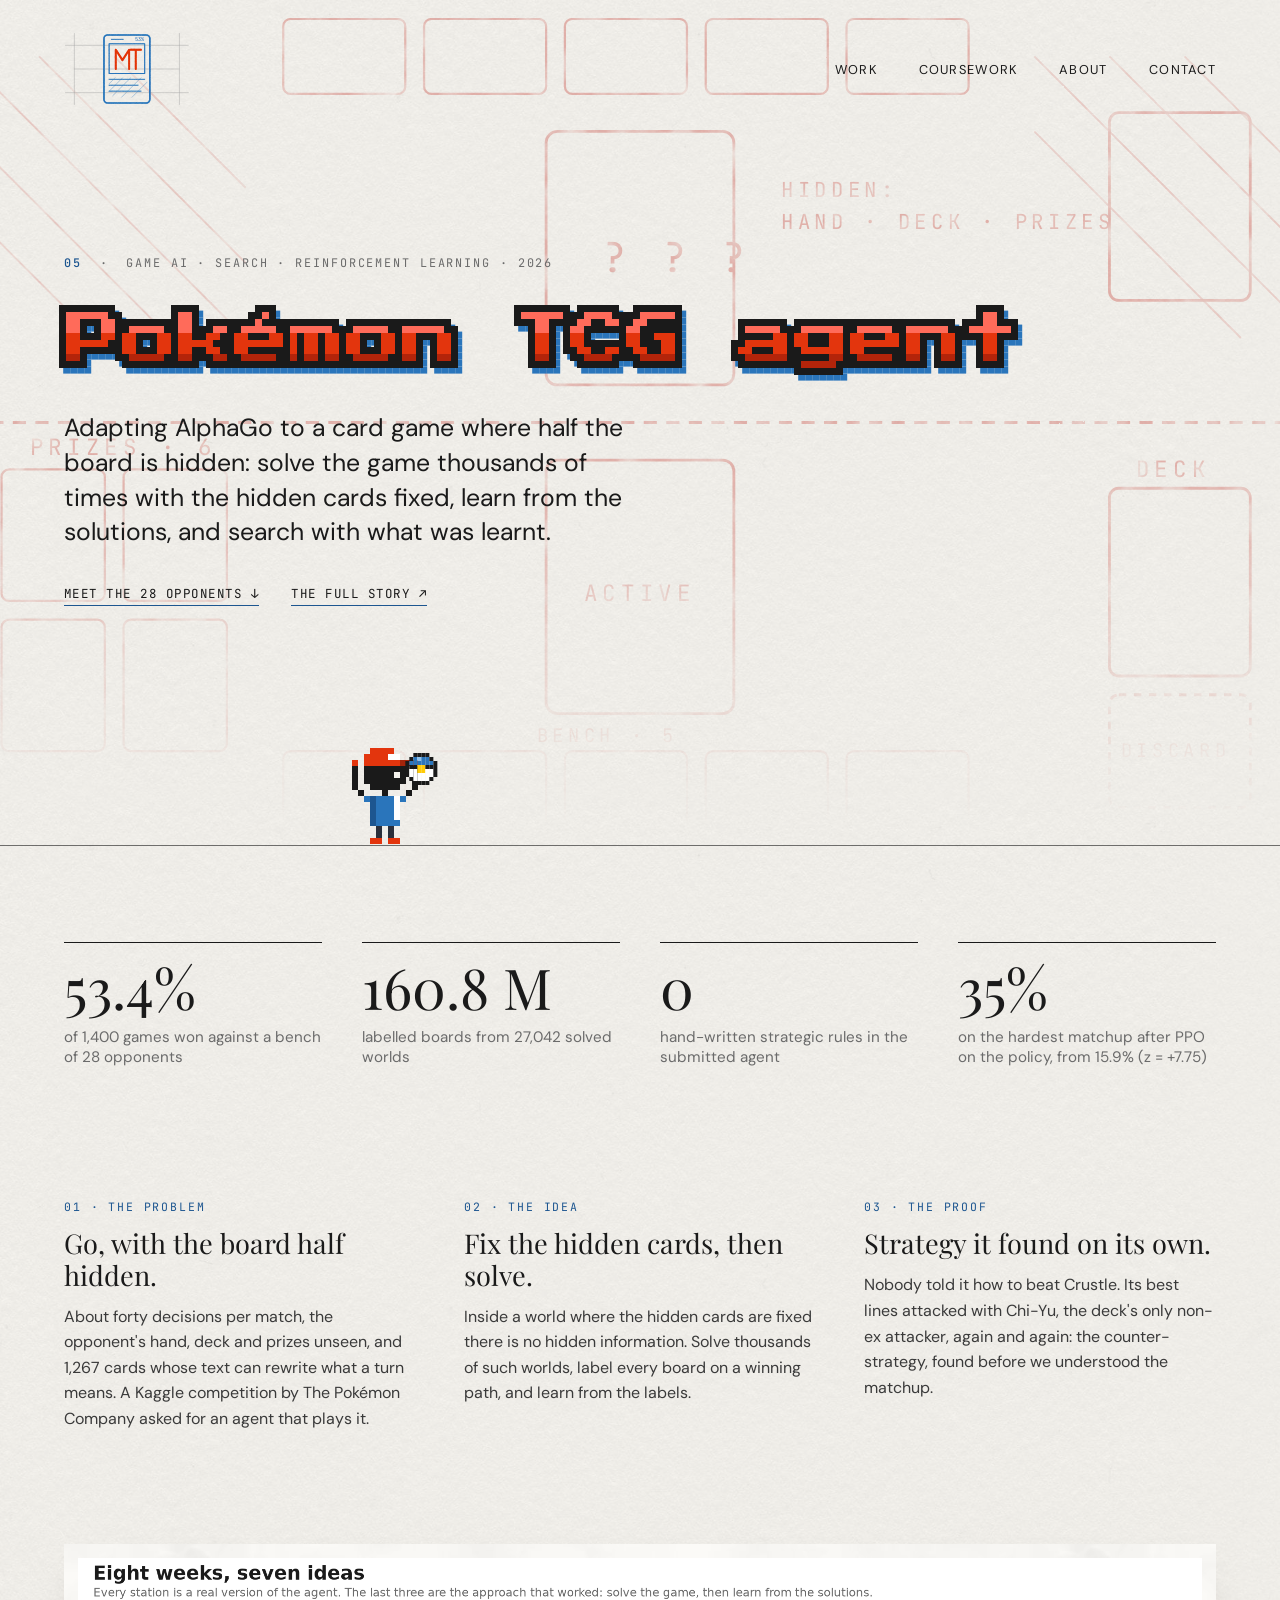
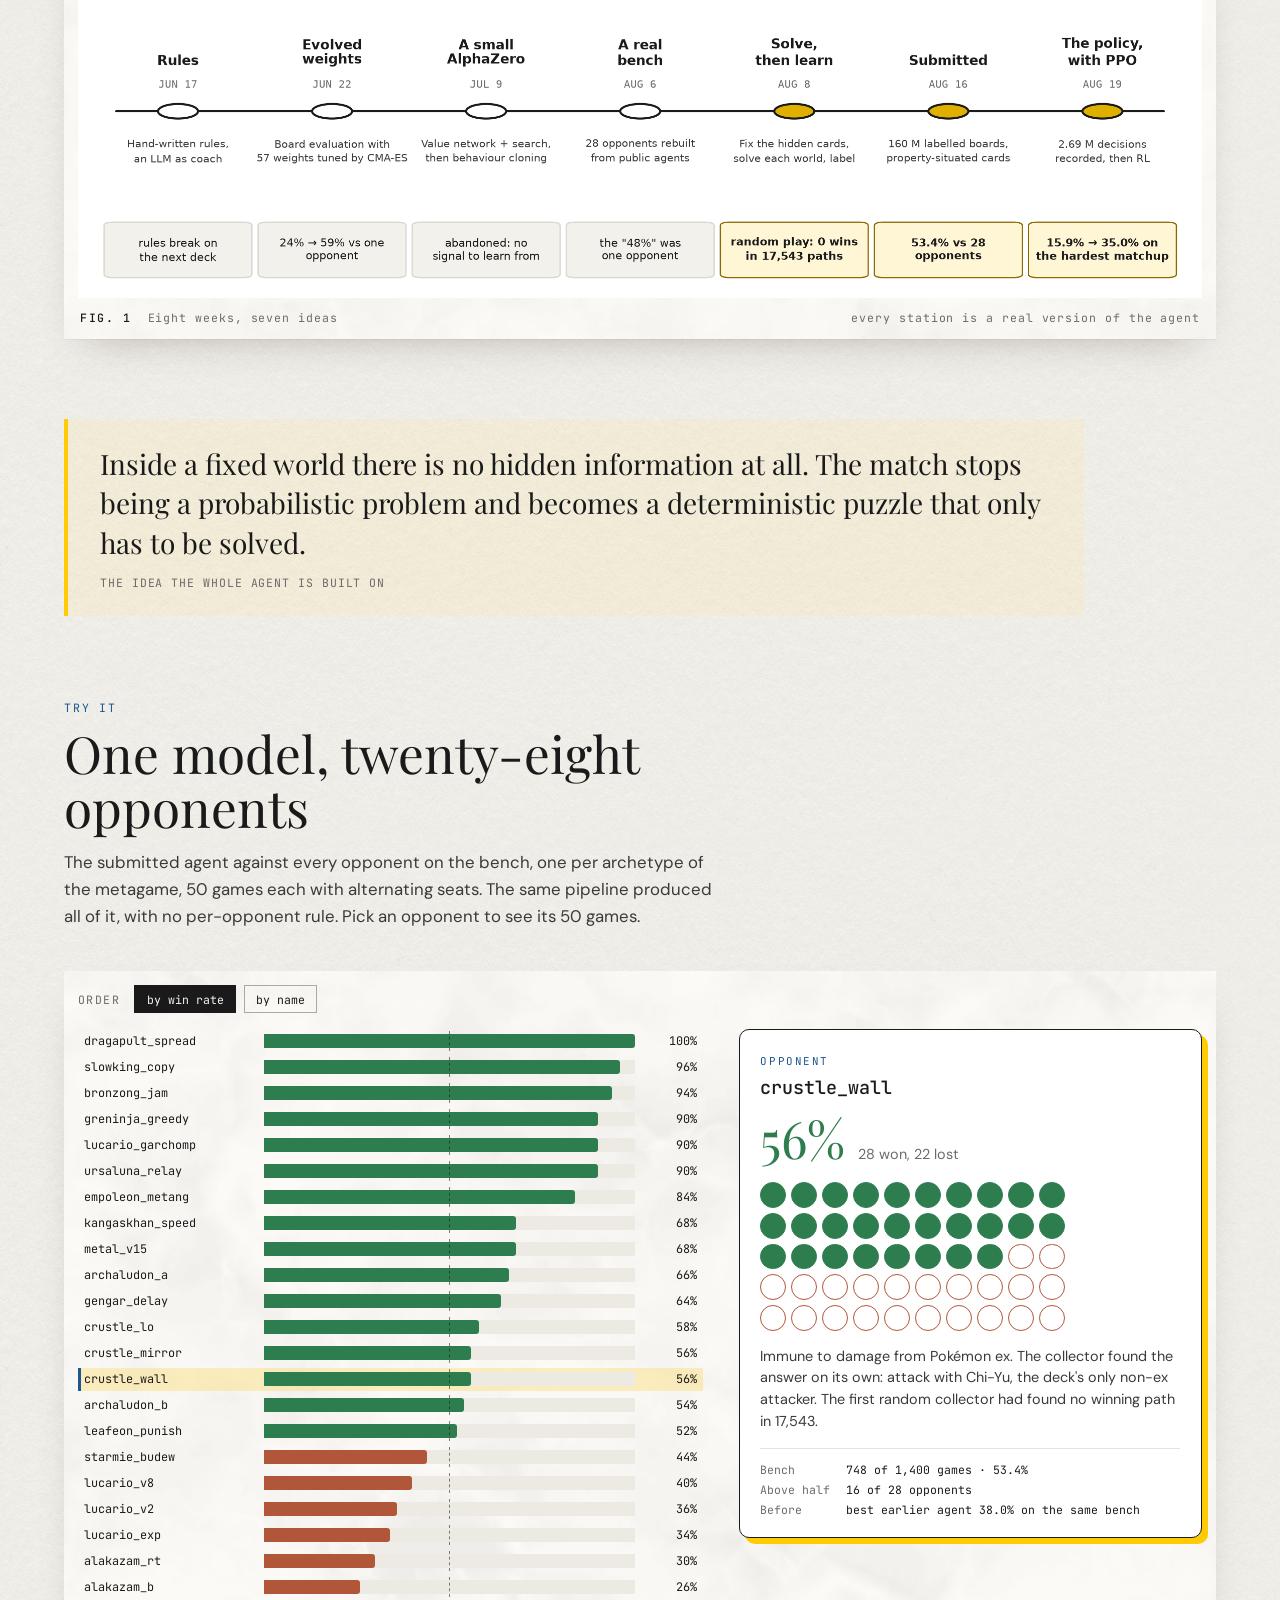
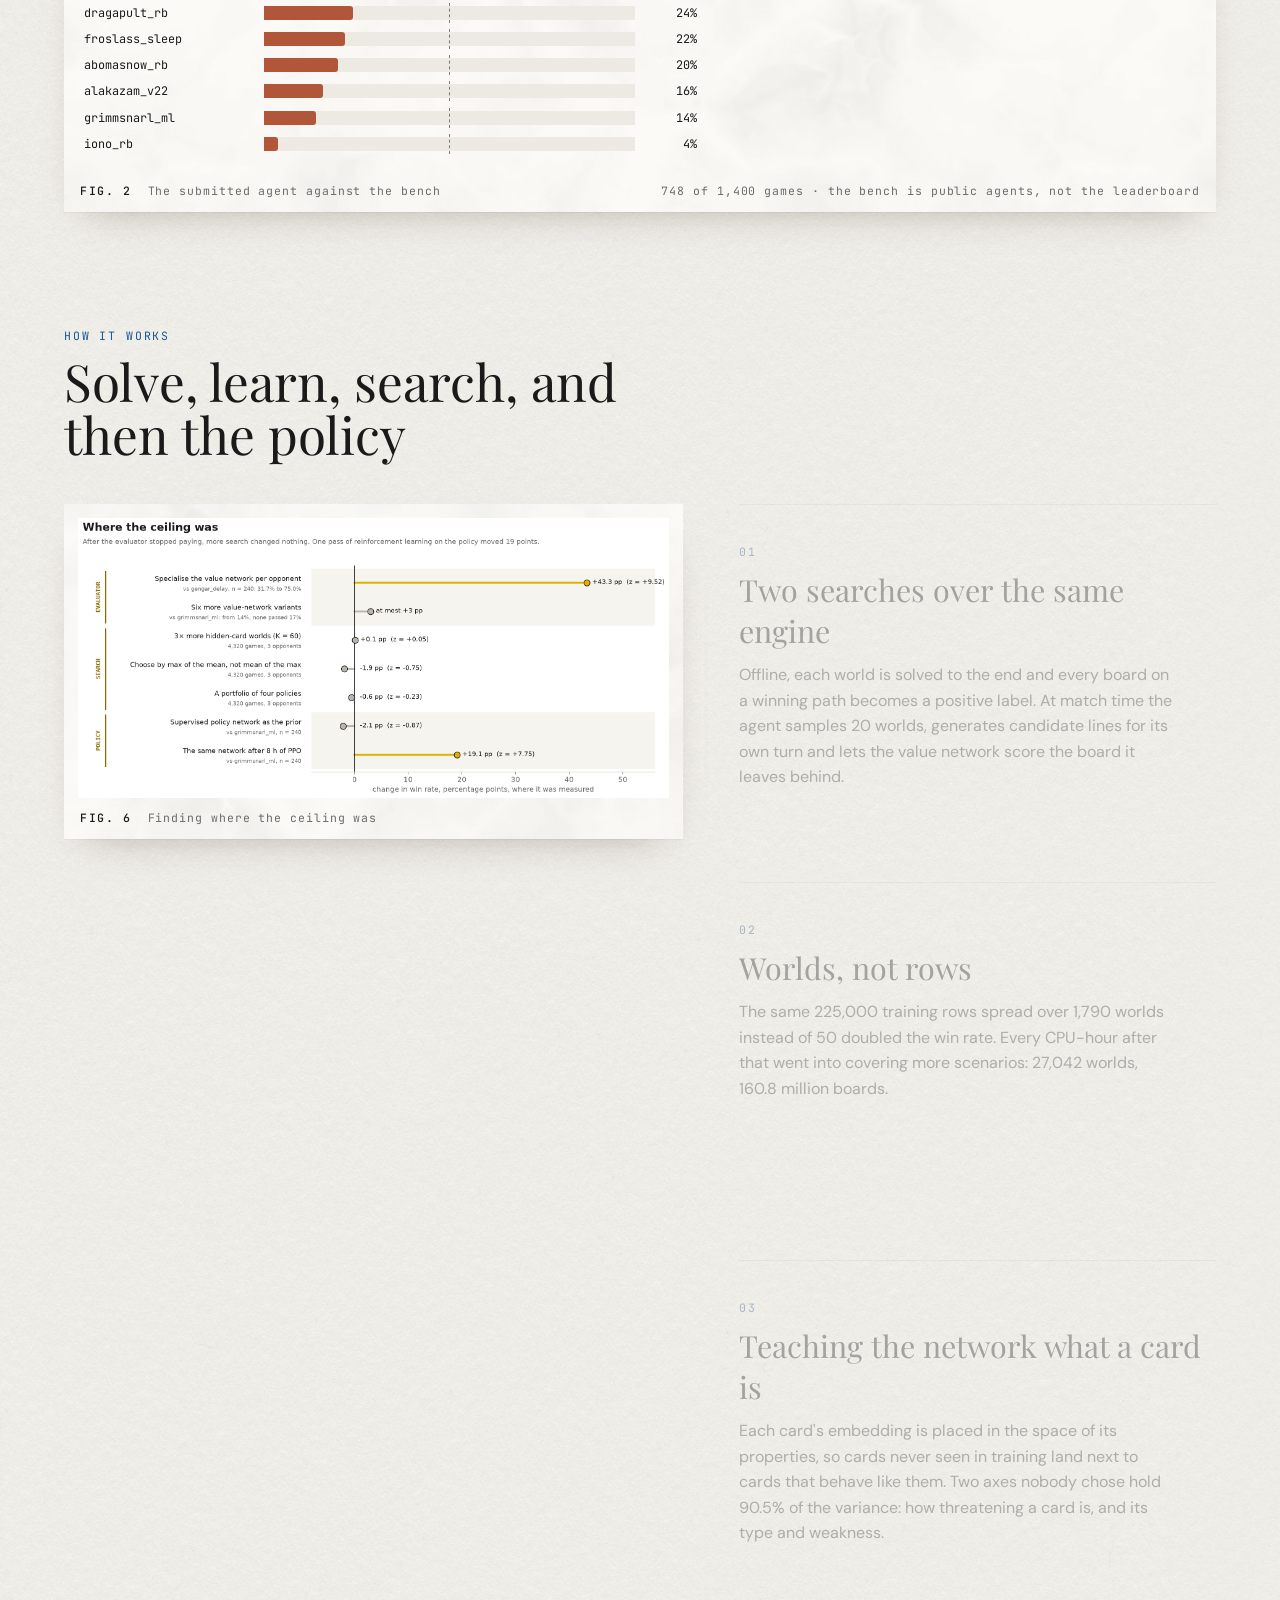
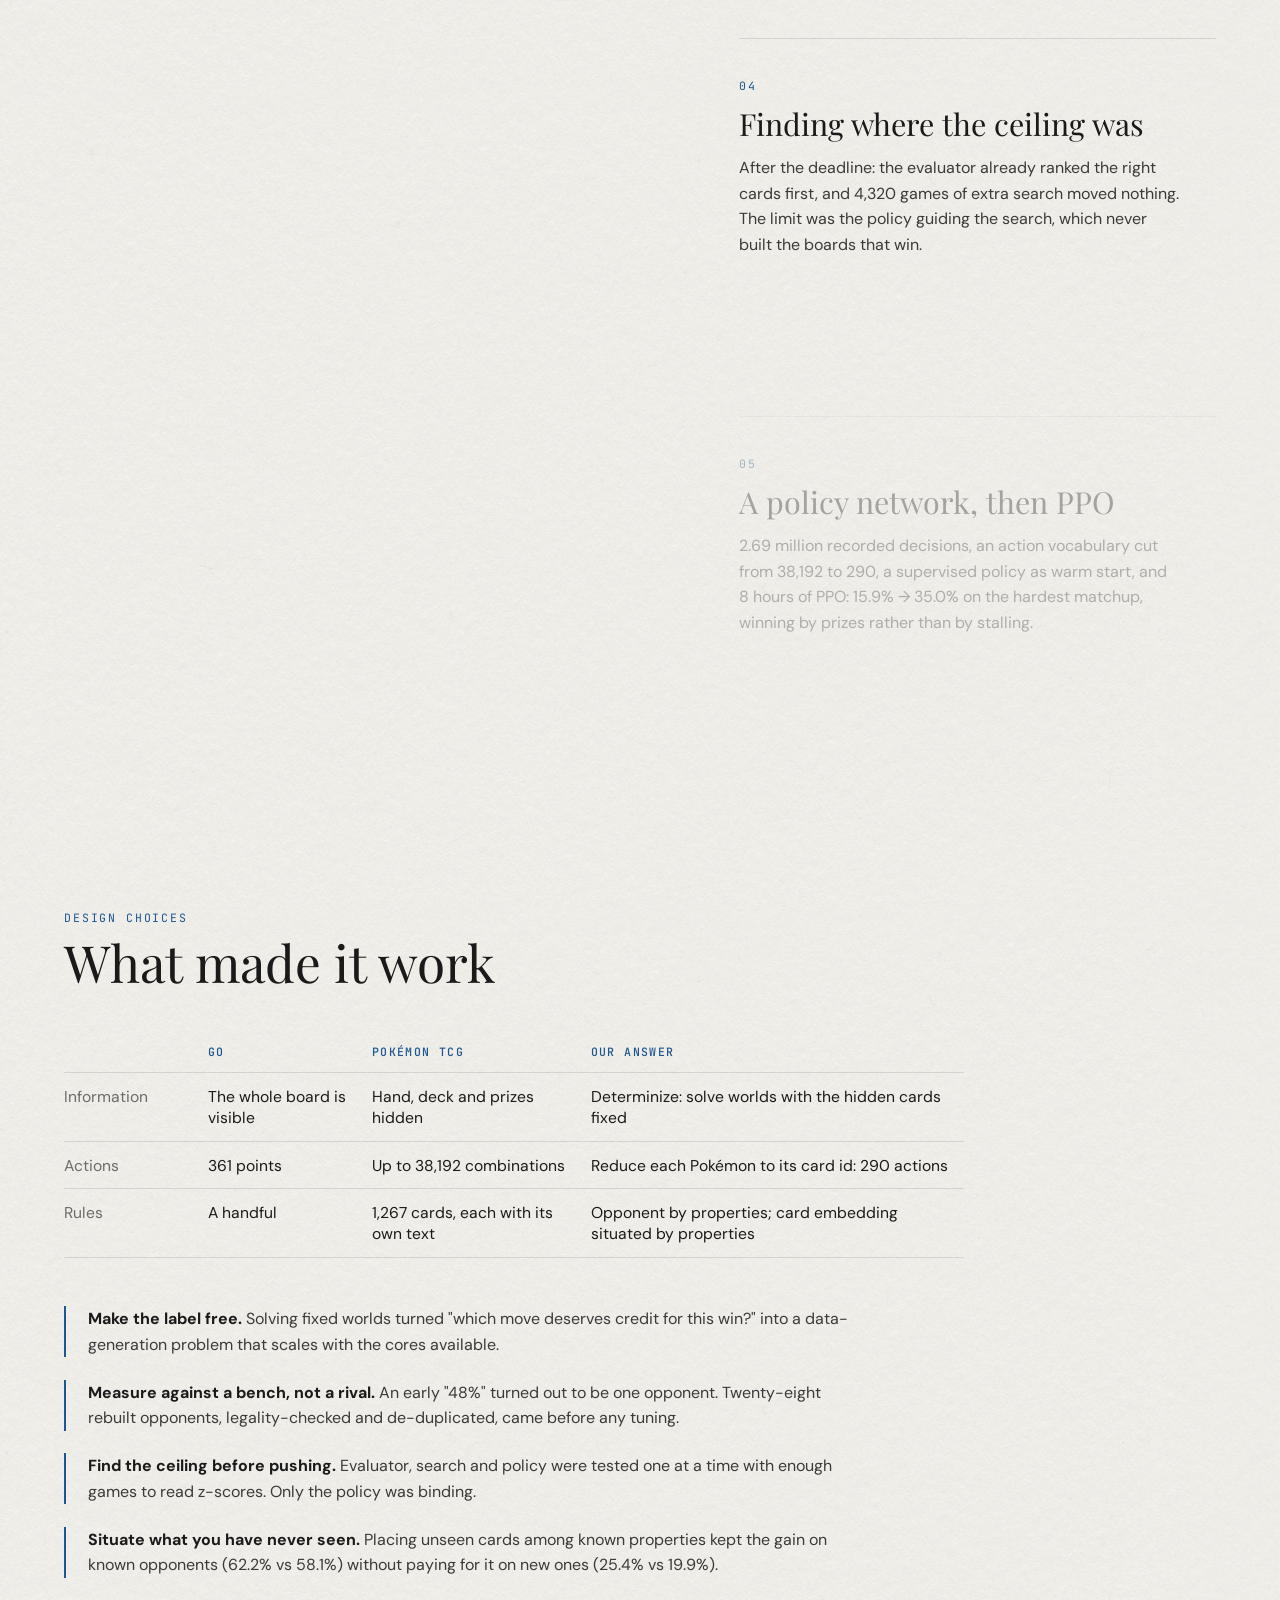
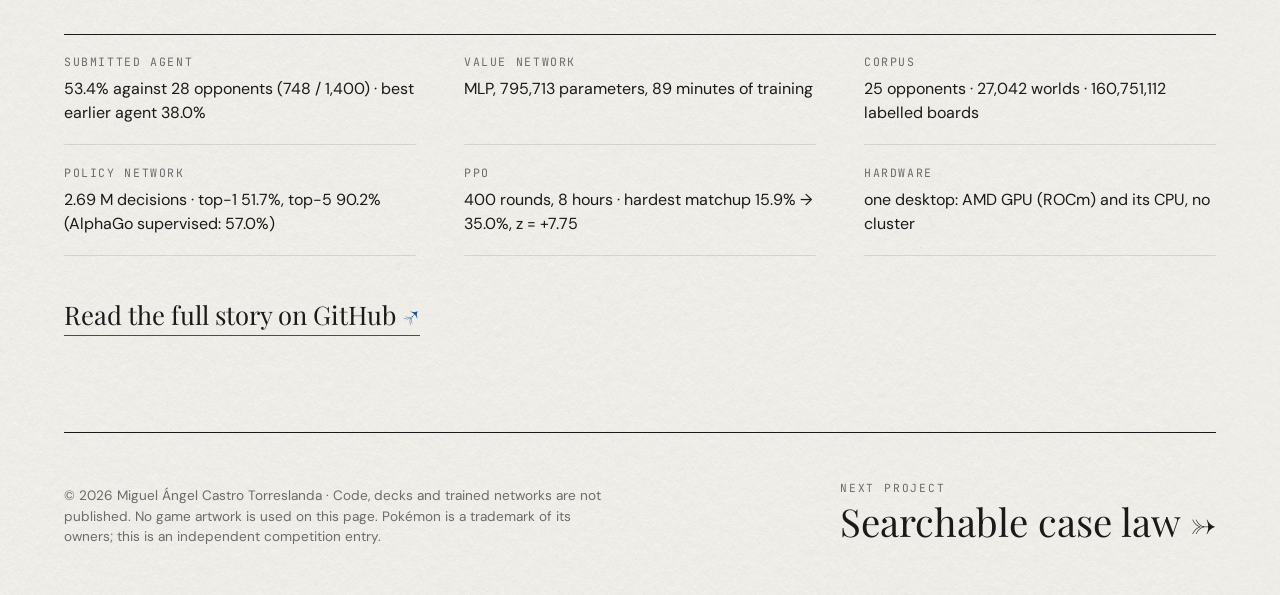
<file: work/pokemon-tcg-agent.html>
<!doctype html>
<html lang="en">
<head>
<meta charset="utf-8">
<script>document.documentElement.classList.add('js')</script>
<meta name="viewport" content="width=device-width, initial-scale=1">
<title>A game-playing agent for Pokémon TCG — Miguel Ángel Castro Torreslanda</title>
<meta name="description" content="Adapting AlphaGo to a card game with hidden information: solve the game thousands of times with the hidden cards fixed, learn from the solutions, and search with what was learnt. 53.4% against 28 opponents.">
<meta property="og:title" content="A game-playing agent for Pokémon TCG — Miguel Ángel Castro Torreslanda">
<meta property="og:description" content="Adapting AlphaGo to a card game with hidden information. 53.4% against 28 opponents, with no hand-written strategy.">
<meta property="og:image" content="https://mtorreslanda.com/assets/img/ptcg-28_rivals.png">
<meta property="og:type" content="website">
<link rel="icon" href="../assets/img/fav/pokemon-tcg-agent.svg?v=11" type="image/svg+xml">
<link rel="preconnect" href="https://fonts.googleapis.com"><link rel="preconnect" href="https://fonts.gstatic.com" crossorigin>
<link href="https://fonts.googleapis.com/css2?family=DM+Sans:opsz,wght@9..40,400;9..40,500;9..40,700&family=JetBrains+Mono:wght@400;500&family=Playfair+Display:wght@400;700&family=Press+Start+2P&display=swap" rel="stylesheet">
<link rel="stylesheet" href="../assets/css/project.css?v=11">
<link rel="stylesheet" href="../assets/css/bench-explorer.css?v=11">
<style>
  /* Pokémon TCG agent: the playmat with the opponent's half hidden, in trainer red and blue (decision SH63). No game artwork anywhere. */
  :root { --accent: #1D5690; --gold: #FFCB05; --print: #C0281B; --win: #2E7D4F; --loss: #B2563A; }
  .p-title { font-size: clamp(3.2rem, 7.6vw, 7.8rem); }
  .p-design { list-style: none; display: grid; gap: 1.4rem; max-width: 72ch; margin-bottom: 3.5rem; }
  .p-design li { padding-left: 1.4rem; border-left: 2px solid var(--accent); line-height: 1.6; color: #3A3A3A; }
  .p-design b { color: var(--ink); }
  .p-step-img, .p-how-fig img { background: #fff; }
  .pk-quote { max-width: 60ch; margin: 0 var(--pad) 5rem; padding: 1.6rem 2rem; border-left: 4px solid var(--gold); background: rgba(255, 212, 71, .1);
              font-family: var(--serif); font-size: clamp(1.3rem, 2.2vw, 1.75rem); line-height: 1.4; }
  .pk-quote small { display: block; margin-top: .8rem; font-family: var(--mono); font-size: .72rem; letter-spacing: .08em; color: var(--grey); }
  .pk-vs { width: 100%; max-width: 900px; border-collapse: collapse; margin: 0 0 3rem; font-size: .98rem; }
  .pk-vs th, .pk-vs td { text-align: left; padding: .8rem 1rem .8rem 0; border-bottom: 1px solid var(--line); vertical-align: top; }
  .pk-vs th { font-family: var(--mono); font-size: .72rem; letter-spacing: .12em; text-transform: uppercase; color: var(--accent); font-weight: 500; }
  .pk-vs td:first-child { color: var(--grey); width: 9rem; }
</style>
</head>
<body>
<nav class="nav" aria-label="Main">
  <a href="../index.html" class="nav-logo" aria-label="Miguel Ángel Castro Torreslanda, home">
    <svg viewBox="0 0 170 100" fill="none" stroke-linecap="round" stroke-linejoin="round" aria-hidden="true">
      <defs><filter id="pencil" x="-10%" y="-10%" width="120%" height="120%">
        <feTurbulence type="fractalNoise" baseFrequency="0.9" numOctaves="2" seed="3" result="n"/>
        <feDisplacementMap in="SourceGraphic" in2="n" scale="1.6" xChannelSelector="R" yChannelSelector="G" result="d"/>
        <feComposite in="d" in2="n" operator="in" result="grain"/><feMerge><feMergeNode in="d"/><feMergeNode in="grain"/></feMerge></filter></defs>
      <!-- Pokémon TCG agent: the monogram as the picture on one card of our own, 53% where a card shows its strength, blue and red pencil (SH63) -->
      <g class="guides" stroke="#A0A0A0" stroke-width=".6">
        <line x1="2" y1="18" x2="168" y2="18" style="--len:170"/><line x1="2" y1="82" x2="168" y2="82" style="--len:170"/>
        <line x1="14" y1="2" x2="14" y2="98" style="--len:100"/><line x1="156" y1="2" x2="156" y2="98" style="--len:100"/>
        <line x1="14" y1="50" x2="156" y2="50" style="--len:145"/></g>
      <g class="hatch" stroke="#2A75BB" stroke-width=".9" opacity=".4" filter="url(#pencil)">
        <path d="M61 70 L69 62 M61 80 L79 62 M66 86 L90 62 M78 88 L104 62 M92 88 L112 68" style="--len:40"/></g>
      <g class="strokes" filter="url(#pencil)" stroke="#2A75BB" stroke-width="2.2">
        <rect x="54" y="4" width="62" height="92" rx="5" style="--len:300"/>
        <rect x="61" y="16" width="48" height="40" stroke-width="1.4" style="--len:180"/>
        <path d="M64 10 L80 10 M61 64 L109 64 M61 72 L100 72 M61 80 L104 80" stroke-width="1.1" style="--len:60"/>
        <path d="M70 50 L70 24 L79 38 L88 24 L88 50" stroke="#E3350D" stroke-width="2.6" style="--len:110"/>
        <path d="M90 24 L104 24 M97 24 L97 50" stroke="#E3350D" stroke-width="2.6" style="--len:50"/></g>
      <text x="108" y="12" text-anchor="end" font-family="JetBrains Mono, monospace" font-size="7" fill="#2A75BB" stroke="none">53%</text>
    </svg>
  </a>
  <div class="nav-links">
    <a href="../index.html#work">Work</a>
    <a class="opt" href="../index.html#coursework">Coursework</a>
    <a href="../index.html#about">About</a>
    <a href="../index.html#contact">Contact</a>
  </div>
</nav>

<header class="p-hero">
  <!-- the printed sheet: the playmat seen from above, our half drawn and labelled, the opponent's half hatched as hidden (SH63) -->
  <svg class="p-print" viewBox="0 0 1600 900" preserveAspectRatio="xMidYMid slice" aria-hidden="true">
    <defs>
      <filter id="ink" x="0" y="0" width="100%" height="100%">
        <feTurbulence type="fractalNoise" baseFrequency=".9" numOctaves="2" seed="11" result="g"/>
        <feDisplacementMap in="SourceGraphic" in2="g" scale="1.4" xChannelSelector="R" yChannelSelector="G" result="d"/>
        <feTurbulence type="fractalNoise" baseFrequency=".035" numOctaves="3" seed="5" result="blot"/>
        <feColorMatrix in="blot" type="matrix" values="0 0 0 0 0  0 0 0 0 0  0 0 0 0 0  0 0 0 -1.6 1.55" result="fade"/>
        <feComposite in="d" in2="fade" operator="in"/>
      </filter>
    </defs>
    <g filter="url(#ink)" fill="none" stroke="currentColor">
      <path d="M60 450 L1540 450" stroke-width="3" stroke-dasharray="14 10"/>
      <g stroke-width="3"><rect x="700" y="490" width="200" height="270" rx="12"/><rect x="700" y="140" width="200" height="270" rx="12"/>
        <rect x="1300" y="520" width="150" height="200" rx="10"/><rect x="1300" y="740" width="150" height="120" rx="10" stroke-dasharray="8 8"/><rect x="1300" y="120" width="150" height="200" rx="10"/></g>
      <g stroke-width="2.4">
        <rect x="420" y="800" width="130" height="80" rx="8"/><rect x="570" y="800" width="130" height="80" rx="8"/><rect x="720" y="800" width="130" height="80" rx="8"/><rect x="870" y="800" width="130" height="80" rx="8"/><rect x="1020" y="800" width="130" height="80" rx="8"/>
        <rect x="420" y="20" width="130" height="80" rx="8"/><rect x="570" y="20" width="130" height="80" rx="8"/><rect x="720" y="20" width="130" height="80" rx="8"/><rect x="870" y="20" width="130" height="80" rx="8"/><rect x="1020" y="20" width="130" height="80" rx="8"/>
        <rect x="120" y="500" width="110" height="140" rx="8"/><rect x="250" y="500" width="110" height="140" rx="8"/><rect x="120" y="660" width="110" height="140" rx="8"/><rect x="250" y="660" width="110" height="140" rx="8"/></g>
      <path d="M80 60 L380 360 M80 140 L300 360 M80 220 L220 360 M160 60 L380 280 M240 60 L380 200 M1220 60 L1520 360 M1300 60 L1520 280 M1220 140 L1440 360 M1380 60 L1520 200" stroke-width="2" opacity=".6"/>
      <g fill="currentColor" stroke="none" font-family="JetBrains Mono, monospace" font-size="24" letter-spacing="5">
        <text x="740" y="640">ACTIVE</text><text x="690" y="790" font-size="20">BENCH · 5</text><text x="150" y="485">PRIZES · 6</text>
        <text x="1328" y="508">DECK</text><text x="1312" y="806" font-size="20">DISCARD</text>
        <text x="760" y="290" font-size="44">? ? ?</text><text x="950" y="210" font-size="22">HIDDEN:</text><text x="950" y="244" font-size="22">HAND · DECK · PRIZES</text></g>
    </g>
  </svg>
  <div class="p-kicker"><b>05</b> &nbsp;·&nbsp; Game AI · Search · Reinforcement learning · 2026</div>
  <div class="p-titlebar">
    <h1 class="p-title" data-title-fx="pixel" data-title-pal="red" data-pencil-glyphs="../assets/data/title-glyphs.json"><span>Pokémon TCG agent</span></h1>
  </div>
  <p class="p-lede">Adapting AlphaGo to a card game where half the board is hidden: solve the game thousands of times with the hidden cards fixed, learn from the solutions, and search with what was learnt.</p>
  <div class="p-cta"><a href="#bench">Meet the 28 opponents ↓</a><a href="https://github.com/mtorreslanda/pokemon-tcg-agent">The full story ↗</a></div>
  <canvas class="p-field" data-costume="cards" aria-hidden="true"></canvas>
</header>

<section class="p-numbers" aria-label="Key results">
  <div><b data-count="53.4" data-dec="1" data-suffix="%">53.4%</b><span>of 1,400 games won against a bench of 28 opponents</span></div>
  <div><b data-count="160.8" data-dec="1" data-suffix=" M">160.8 M</b><span>labelled boards from 27,042 solved worlds</span></div>
  <div><b data-count="0" data-dec="0">0</b><span>hand-written strategic rules in the submitted agent</span></div>
  <div><b data-count="35" data-dec="0" data-suffix="%">35%</b><span>on the hardest matchup after PPO on the policy, from 15.9% (z = +7.75)</span></div>
</section>

<section class="p-beats">
  <div><i>01 · The problem</i><h3>Go, with the board half hidden.</h3>
    <p>About forty decisions per match, the opponent's hand, deck and prizes unseen, and 1,267 cards whose text can rewrite what a turn means. A Kaggle competition by The Pokémon Company asked for an agent that plays it.</p></div>
  <div><i>02 · The idea</i><h3>Fix the hidden cards, then solve.</h3>
    <p>Inside a world where the hidden cards are fixed there is no hidden information. Solve thousands of such worlds, label every board on a winning path, and learn from the labels.</p></div>
  <div><i>03 · The proof</i><h3>Strategy it found on its own.</h3>
    <p>Nobody told it how to beat Crustle. Its best lines attacked with Chi-Yu, the deck's only non-ex attacker, again and again: the counter-strategy, found before we understood the matchup.</p></div>
</section>

<section class="p-exhibit">
  <figure class="p-mount">
    <img src="../assets/img/ptcg-s0-journey.png" alt="Timeline of seven versions of the agent in eight weeks: rules with an LLM coach, evolved weights, a small AlphaZero, a real bench of opponents, solve then learn, the submission, and PPO on the policy." loading="lazy">
    <figcaption class="p-plate"><span><b>Fig. 1</b> &nbsp;Eight weeks, seven ideas</span><span>every station is a real version of the agent</span></figcaption>
  </figure>
</section>

<blockquote class="pk-quote">Inside a fixed world there is no hidden information at all. The match stops being a probabilistic problem and becomes a deterministic puzzle that only has to be solved.<small>THE IDEA THE WHOLE AGENT IS BUILT ON</small></blockquote>

<section class="p-explore" id="bench">
  <div class="p-sechead"><i>Try it</i><h2>One model, twenty-eight opponents</h2>
    <p>The submitted agent against every opponent on the bench, one per archetype of the metagame, 50 games each with alternating seats. The same pipeline produced all of it, with no per-opponent rule. Pick an opponent to see its 50 games.</p></div>
  <div class="bx" data-src="../assets/data/ptcg-bench.json">
    <figure class="p-mount bx-desk">
      <div class="bx-tools" role="group" aria-label="Order"><span>Order</span><button type="button" data-o="rate" aria-pressed="true">by win rate</button><button type="button" data-o="name" aria-pressed="false">by name</button></div>
      <div class="bx-cols">
        <ol class="bx-list" aria-label="Opponents"></ol>
        <div class="bx-card" aria-live="polite">
          <i>Opponent</i><h3 class="bx-name">&nbsp;</h3>
          <div class="bx-big"><b class="bx-rate">&nbsp;</b><span class="bx-sub"></span></div>
          <div class="bx-dots" aria-hidden="true"></div>
          <p class="bx-note"></p>
          <dl class="bx-sum"></dl>
        </div>
      </div>
      <figcaption class="p-plate"><span><b>Fig. 2</b> &nbsp;The submitted agent against the bench</span><span>748 of 1,400 games · the bench is public agents, not the leaderboard</span></figcaption>
    </figure>
  </div>
</section>

<section class="p-how" id="how">
  <div class="p-sechead"><i>How it works</i><h2>Solve, learn, search, and then the policy</h2></div>
  <div class="p-how-grid">
    <figure class="p-mount p-how-fig"><img src="../assets/img/ptcg-pipeline.png" alt="" data-how-img><figcaption class="p-plate"><span><b data-how-n>Fig. 3</b> &nbsp;<span data-how-cap>Two searches over the same engine</span></span></figcaption></figure>
    <ol class="p-steps">
      <li data-img="ptcg-pipeline.png"><img class="p-step-img" src="../assets/img/ptcg-pipeline.png" alt="" loading="lazy"><i>01 <span class="p-step-of">/ 05</span></i><h3>Two searches over the same engine</h3><p>Offline, each world is solved to the end and every board on a winning path becomes a positive label. At match time the agent samples 20 worlds, generates candidate lines for its own turn and lets the value network score the board it leaves behind.</p></li>
      <li data-img="ptcg-worlds_vs_rows.png"><img class="p-step-img" src="../assets/img/ptcg-worlds_vs_rows.png" alt="" loading="lazy"><i>02 <span class="p-step-of">/ 05</span></i><h3>Worlds, not rows</h3><p>The same 225,000 training rows spread over 1,790 worlds instead of 50 doubled the win rate. Every CPU-hour after that went into covering more scenarios: 27,042 worlds, 160.8 million boards.</p></li>
      <li data-img="ptcg-card_space.png"><img class="p-step-img" src="../assets/img/ptcg-card_space.png" alt="" loading="lazy"><i>03 <span class="p-step-of">/ 05</span></i><h3>Teaching the network what a card is</h3><p>Each card's embedding is placed in the space of its properties, so cards never seen in training land next to cards that behave like them. Two axes nobody chose hold 90.5% of the variance: how threatening a card is, and its type and weakness.</p></li>
      <li data-img="ptcg-ceiling.png"><img class="p-step-img" src="../assets/img/ptcg-ceiling.png" alt="" loading="lazy"><i>04 <span class="p-step-of">/ 05</span></i><h3>Finding where the ceiling was</h3><p>After the deadline: the evaluator already ranked the right cards first, and 4,320 games of extra search moved nothing. The limit was the policy guiding the search, which never built the boards that win.</p></li>
      <li data-img="ptcg-ppo.png"><img class="p-step-img" src="../assets/img/ptcg-ppo.png" alt="" loading="lazy"><i>05 <span class="p-step-of">/ 05</span></i><h3>A policy network, then PPO</h3><p>2.69 million recorded decisions, an action vocabulary cut from 38,192 to 290, a supervised policy as warm start, and 8 hours of PPO: 15.9% → 35.0% on the hardest matchup, winning by prizes rather than by stalling.</p></li>
    </ol>
  </div>
</section>

<section class="p-proof">
  <div class="p-sechead"><i>Design choices</i><h2>What made it work</h2></div>
  <table class="pk-vs">
    <thead><tr><th></th><th>Go</th><th>Pokémon TCG</th><th>Our answer</th></tr></thead>
    <tbody>
      <tr><td>Information</td><td>The whole board is visible</td><td>Hand, deck and prizes hidden</td><td>Determinize: solve worlds with the hidden cards fixed</td></tr>
      <tr><td>Actions</td><td>361 points</td><td>Up to 38,192 combinations</td><td>Reduce each Pokémon to its card id: 290 actions</td></tr>
      <tr><td>Rules</td><td>A handful</td><td>1,267 cards, each with its own text</td><td>Opponent by properties; card embedding situated by properties</td></tr>
    </tbody>
  </table>
  <ul class="p-design">
    <li><b>Make the label free.</b> Solving fixed worlds turned "which move deserves credit for this win?" into a data-generation problem that scales with the cores available.</li>
    <li><b>Measure against a bench, not a rival.</b> An early "48%" turned out to be one opponent. Twenty-eight rebuilt opponents, legality-checked and de-duplicated, came before any tuning.</li>
    <li><b>Find the ceiling before pushing.</b> Evaluator, search and policy were tested one at a time with enough games to read z-scores. Only the policy was binding.</li>
    <li><b>Situate what you have never seen.</b> Placing unseen cards among known properties kept the gain on known opponents (62.2% vs 58.1%) without paying for it on new ones (25.4% vs 19.9%).</li>
  </ul>
  <dl class="p-results">
    <div><dt>Submitted agent</dt><dd>53.4% against 28 opponents (748 / 1,400) · best earlier agent 38.0%</dd></div>
    <div><dt>Value network</dt><dd>MLP, 795,713 parameters, 89 minutes of training</dd></div>
    <div><dt>Corpus</dt><dd>25 opponents · 27,042 worlds · 160,751,112 labelled boards</dd></div>
    <div><dt>Policy network</dt><dd>2.69 M decisions · top-1 51.7%, top-5 90.2% (AlphaGo supervised: 57.0%)</dd></div>
    <div><dt>PPO</dt><dd>400 rounds, 8 hours · hardest matchup 15.9% → 35.0%, z = +7.75</dd></div>
    <div><dt>Hardware</dt><dd>one desktop: AMD GPU (ROCm) and its CPU, no cluster</dd></div>
  </dl>
  <a class="p-writeup" href="https://github.com/mtorreslanda/pokemon-tcg-agent">Read the full story on GitHub <span>↗</span></a>
</section>

<footer class="p-foot">
  <a class="p-next" href="legal-rag.html"><i>Next project</i><b>Searchable case law →</b></a>
  <p>© 2026 Miguel Ángel Castro Torreslanda · Code, decks and trained networks are not published. No game artwork is used on this page. Pokémon is a trademark of its owners; this is an independent competition entry.</p>
</footer>

<script>
/* numbers that count up when they come into view */
(function () {
  var els = document.querySelectorAll('[data-count]');
  if (!('IntersectionObserver' in window) || matchMedia('(prefers-reduced-motion: reduce)').matches) return;
  function show(b, v) { var dec = +(b.dataset.dec || 0), s = v.toFixed(dec);
    if (b.hasAttribute('data-sep')) s = Math.round(v).toLocaleString('en-US'); b.textContent = s + (b.dataset.suffix || ''); }
  var io = new IntersectionObserver(function (es) {
    es.forEach(function (e) {
      if (!e.isIntersecting) return; io.unobserve(e.target);
      var b = e.target, to = parseFloat(b.dataset.count), t0 = performance.now();
      (function tick(now) { var k = Math.min(1, (now - t0) / 1400); show(b, to * (1 - Math.pow(1 - k, 3))); if (k < 1) requestAnimationFrame(tick); })(t0);
    });
  }, { threshold: .6 });
  els.forEach(function (b) { show(b, 0); io.observe(b); });
})();
window.addEventListener('scroll', function () { document.querySelector('.nav').classList.toggle('scrolled', scrollY > 50); }, { passive: true });
</script>
<script src="../assets/js/robot.js?v=11"></script>
<script src="../assets/js/robot-side.js?v=11"></script>
<script src="../assets/js/title-fx.js?v=11"></script>
<script src="../assets/js/costume-cards.js?v=11"></script>
<script src="../assets/js/bench-explorer.js?v=11"></script>
<script src="../assets/js/project.js?v=11"></script>
</body>
</html>
</file>
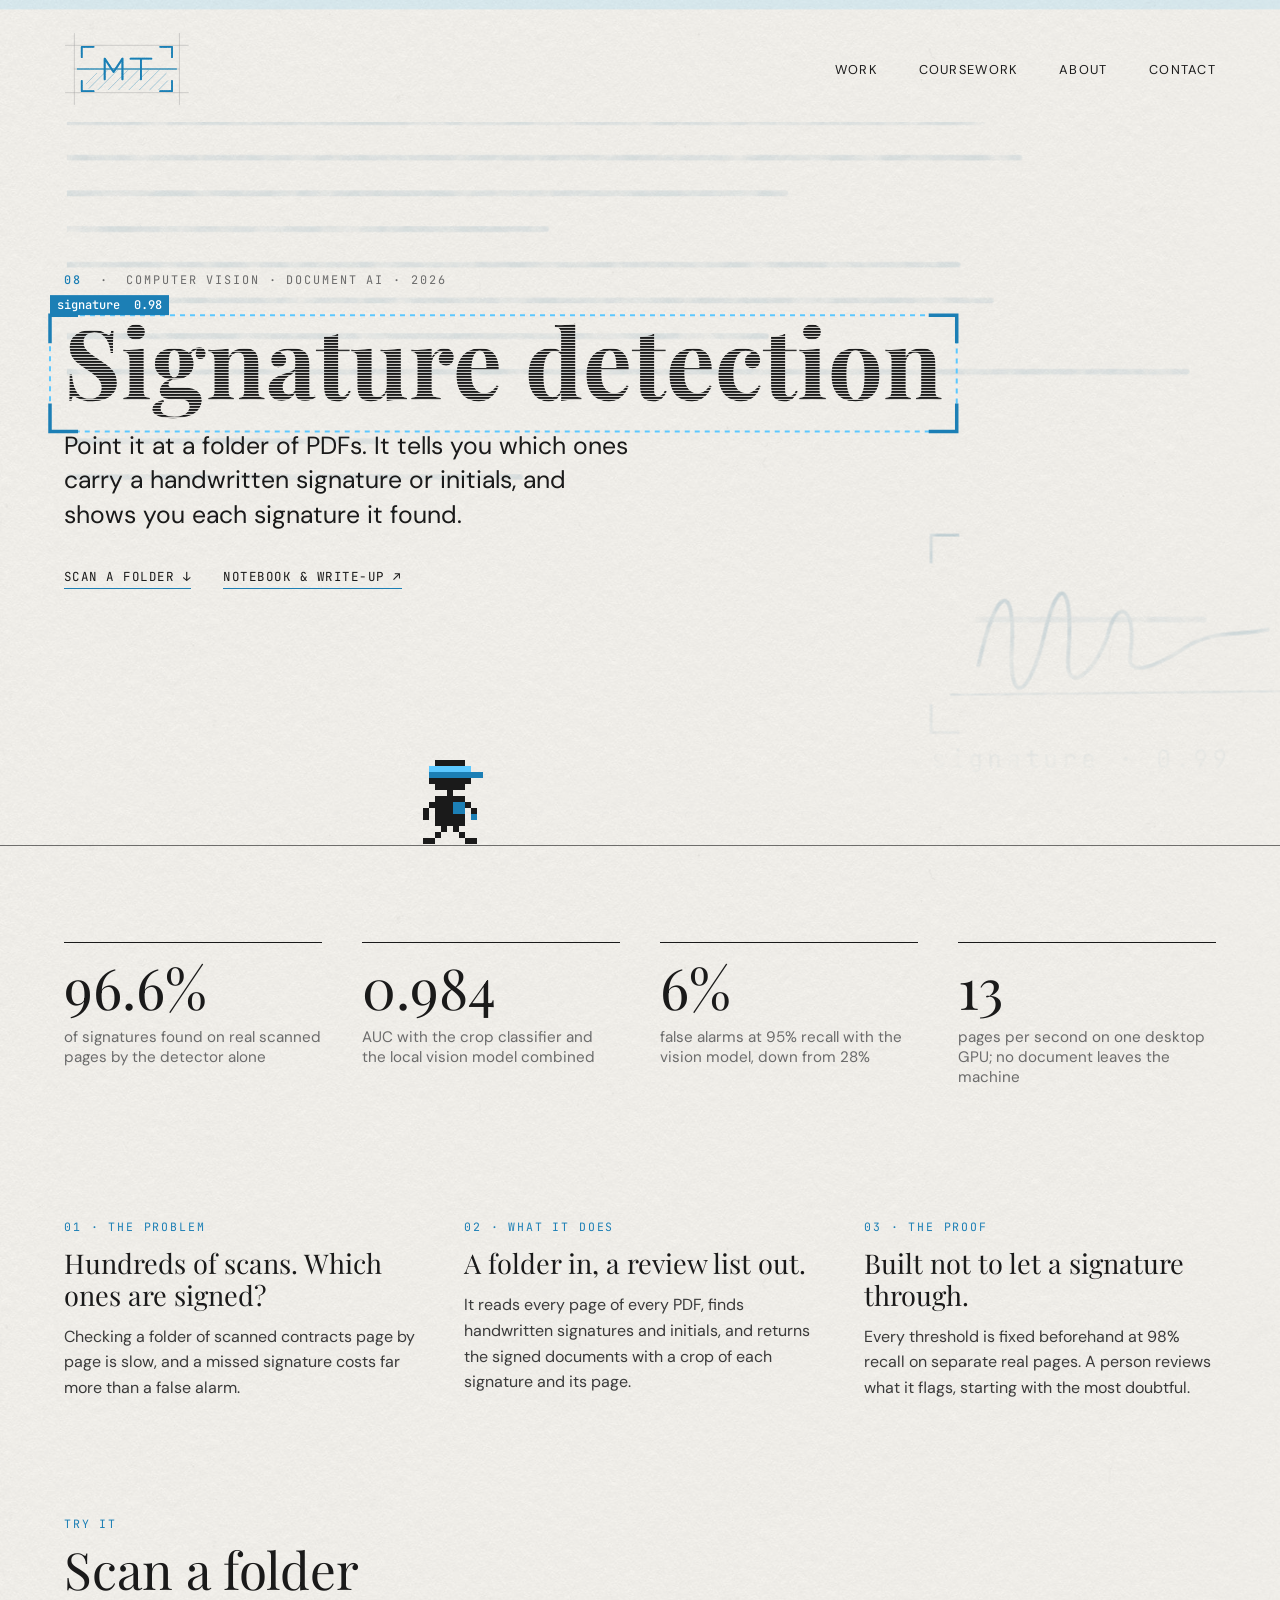
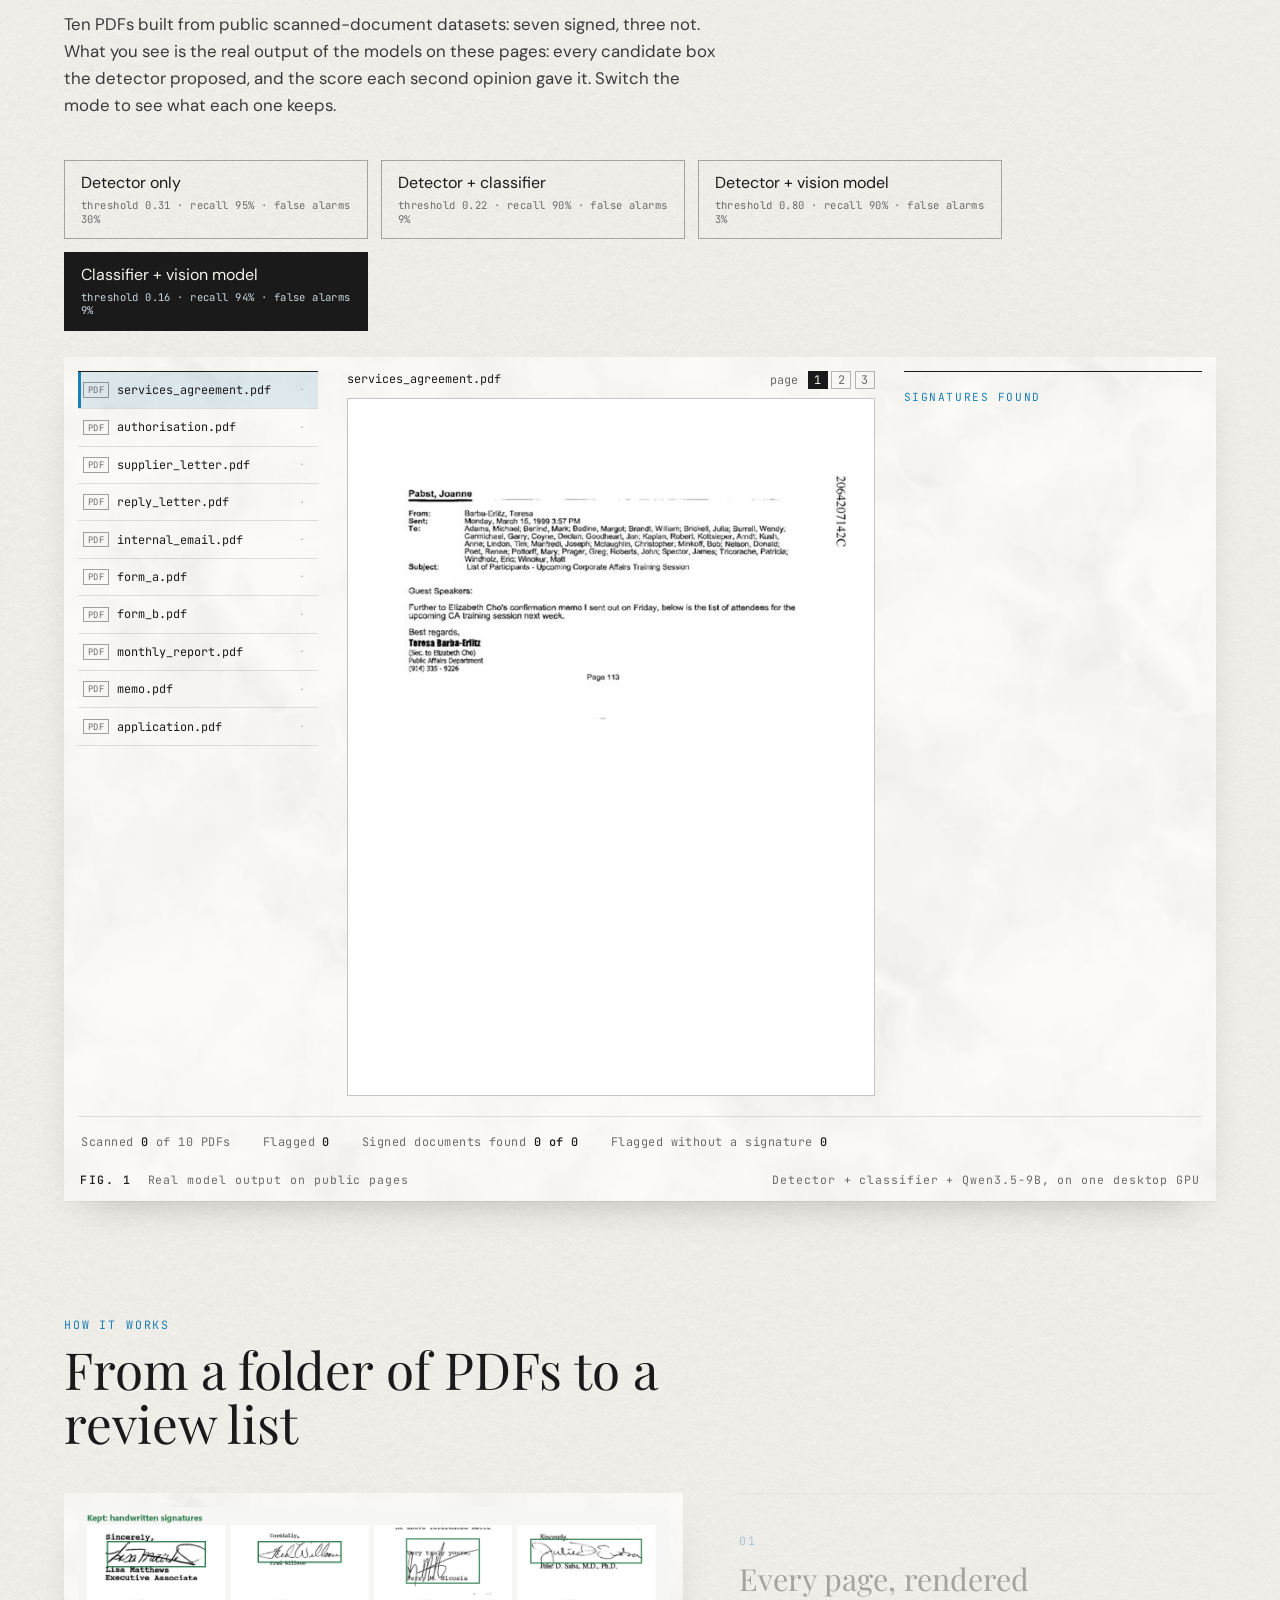
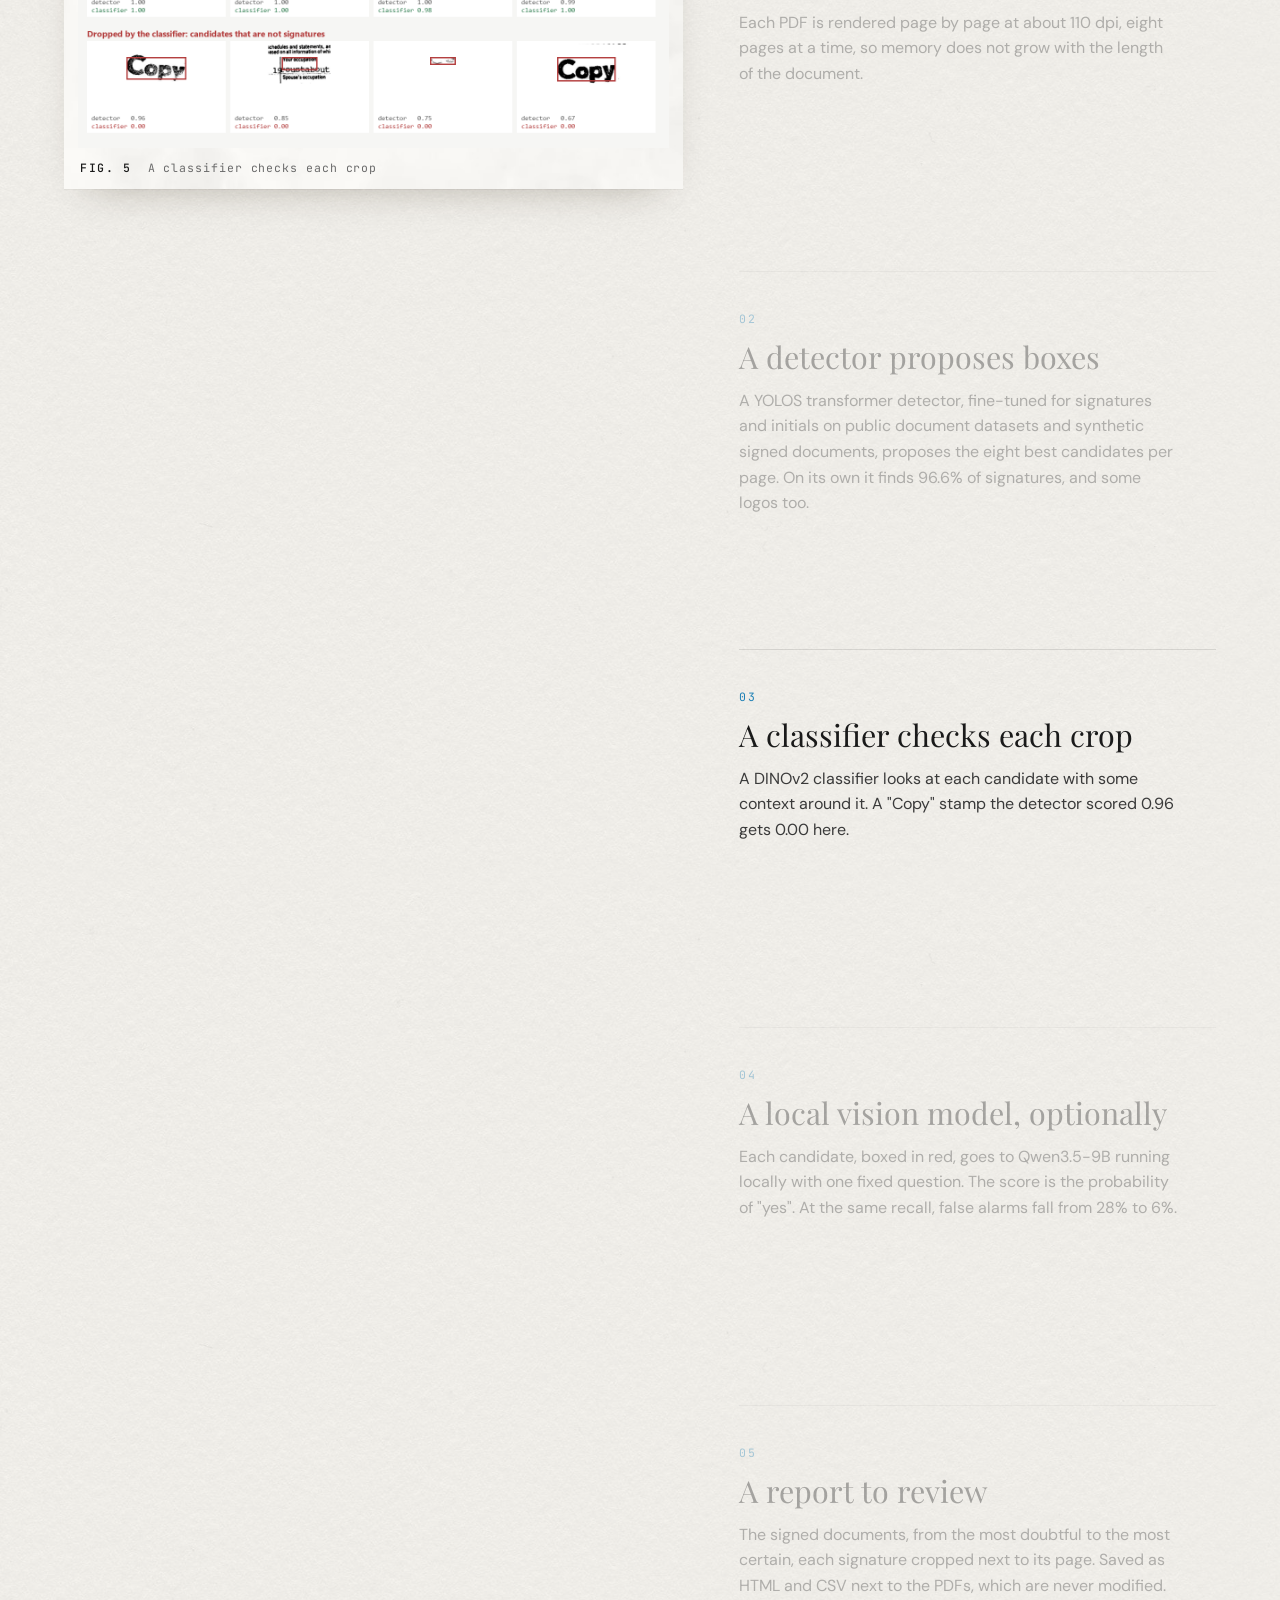
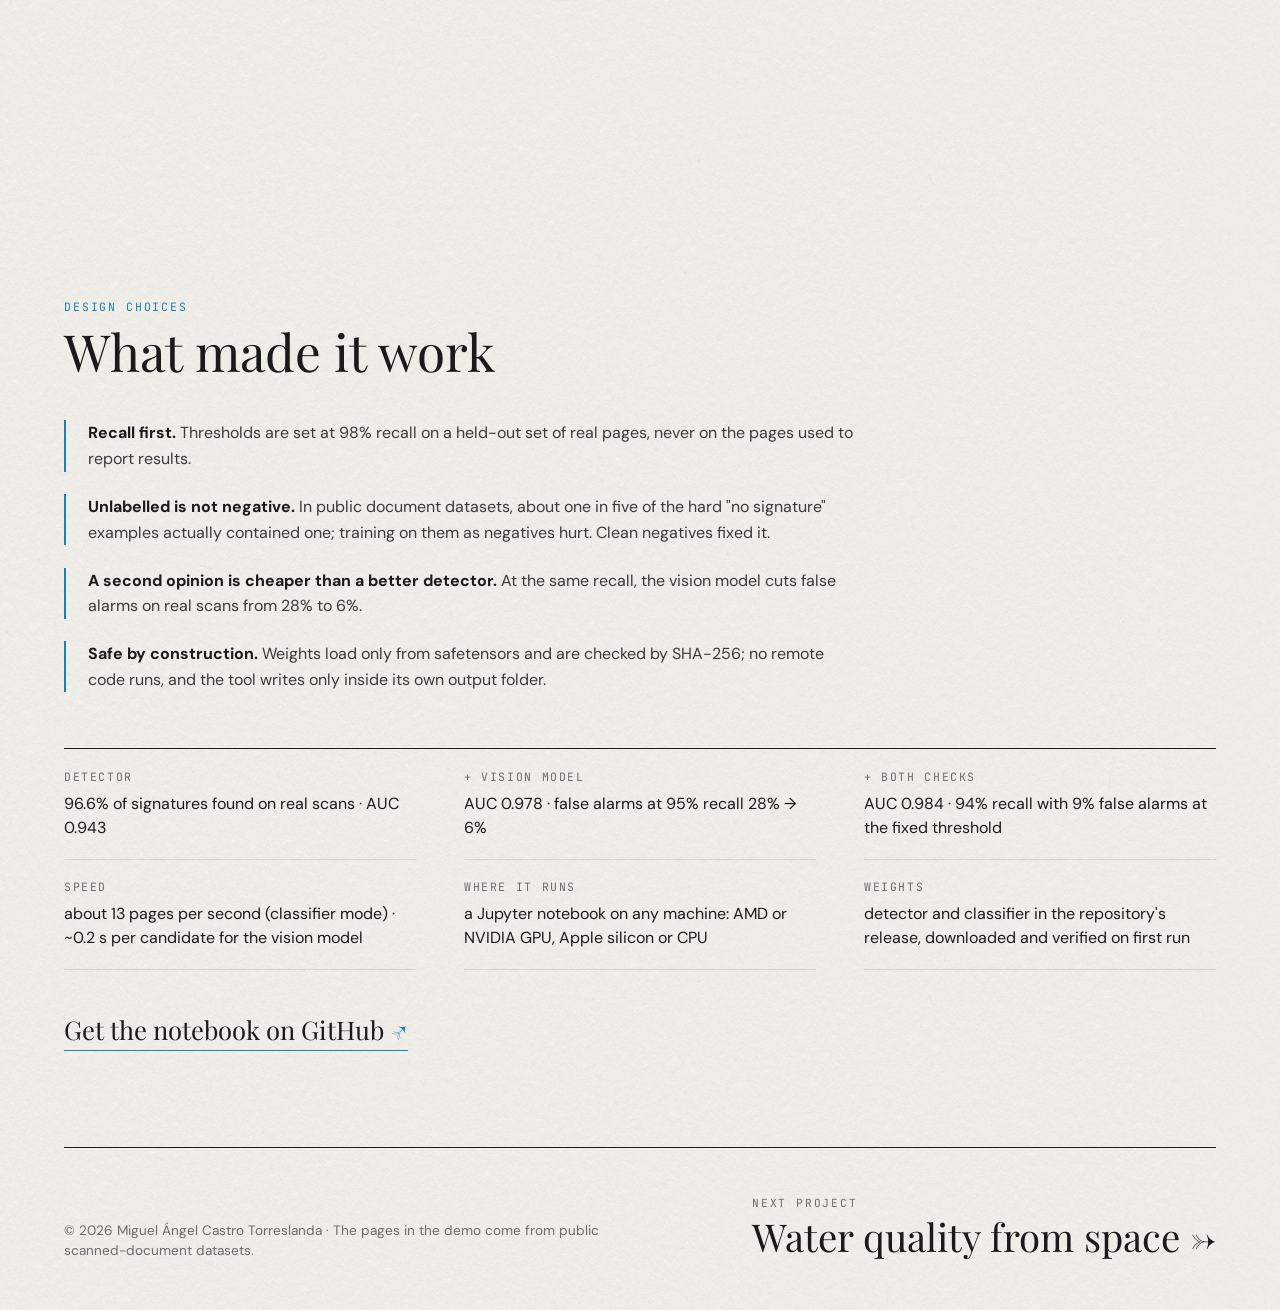
<file: work/signature-detection.html>
<!doctype html>
<html lang="en">
<head>
<meta charset="utf-8">
<script>document.documentElement.classList.add('js')</script>
<meta name="viewport" content="width=device-width, initial-scale=1">
<title>Signature detection in documents — Miguel Ángel Castro Torreslanda</title>
<meta name="description" content="Point it at a folder of PDFs: it tells you which ones carry a handwritten signature or initials, with a crop of each. Tuned for recall, runs locally, with an optional local vision model as a second opinion.">
<meta property="og:title" content="Signature detection in documents — Miguel Ángel Castro Torreslanda">
<meta property="og:description" content="Point it at a folder of PDFs: it tells you which ones carry a handwritten signature or initials, with a crop of each.">
<meta property="og:image" content="https://mtorreslanda.com/assets/img/sig-s5-report.png">
<meta property="og:type" content="website">
<link rel="icon" href="../assets/img/fav/signature-detection.svg?v=11" type="image/svg+xml">
<link rel="preconnect" href="https://fonts.googleapis.com"><link rel="preconnect" href="https://fonts.gstatic.com" crossorigin>
<link href="https://fonts.googleapis.com/css2?family=DM+Sans:opsz,wght@9..40,400;9..40,500;9..40,700&family=JetBrains+Mono:wght@400;500&family=Playfair+Display:wght@400;700&display=swap" rel="stylesheet">
<link rel="stylesheet" href="../assets/css/project.css?v=11">
<link rel="stylesheet" href="../assets/css/scan-explorer.css?v=11">
<style>
  /* Signature detection: a scanned page, in scanner cyan (decision SH62) */
  :root { --accent: #1C7FB5; --scan: #5CC8FF; --print: #2F6F93; }
  .p-title { font-size: clamp(3.2rem, 7.6vw, 7.8rem); }
  .p-design { list-style: none; display: grid; gap: 1.4rem; max-width: 72ch; margin-bottom: 3.5rem; }
  .p-design li { padding-left: 1.4rem; border-left: 2px solid var(--accent); line-height: 1.6; color: #3A3A3A; }
  .p-design b { color: var(--ink); }
  .p-step-img, .p-how-fig img { background: #FBFAF7; }
</style>
</head>
<body>
<nav class="nav" aria-label="Main">
  <a href="../index.html" class="nav-logo" aria-label="Miguel Ángel Castro Torreslanda, home">
    <svg viewBox="0 0 170 100" fill="none" stroke-linecap="round" stroke-linejoin="round" aria-hidden="true">
      <defs><filter id="pencil" x="-10%" y="-10%" width="120%" height="120%">
        <feTurbulence type="fractalNoise" baseFrequency="0.9" numOctaves="2" seed="3" result="n"/>
        <feDisplacementMap in="SourceGraphic" in2="n" scale="1.6" xChannelSelector="R" yChannelSelector="G" result="d"/>
        <feComposite in="d" in2="n" operator="in" result="grain"/><feMerge><feMergeNode in="d"/><feMergeNode in="grain"/></feMerge></filter></defs>
      <!-- Signature detection: the monogram inside a detection box, corner brackets and a scan line, in cyan pencil (SH62) -->
      <g class="guides" stroke="#A0A0A0" stroke-width=".6">
        <line x1="2" y1="18" x2="168" y2="18" style="--len:170"/><line x1="2" y1="82" x2="168" y2="82" style="--len:170"/>
        <line x1="14" y1="2" x2="14" y2="98" style="--len:100"/><line x1="156" y1="2" x2="156" y2="98" style="--len:100"/>
        <line x1="14" y1="50" x2="156" y2="50" style="--len:145"/></g>
      <g class="hatch" stroke="#1C7FB5" stroke-width=".9" opacity=".4" filter="url(#pencil)">
        <path d="M30 70 L44 56 M34 76 L58 52 M46 78 L72 52 M60 78 L86 52 M74 78 L100 52 M88 78 L114 52 M102 78 L128 52 M116 78 L138 56 M128 78 L140 66" style="--len:40"/></g>
      <g class="strokes" filter="url(#pencil)" stroke="#1C7FB5" stroke-width="2.4">
        <path d="M24 34 L24 20 L40 20 M130 20 L146 20 L146 34 M146 66 L146 80 L130 80 M40 80 L24 80 L24 66" style="--len:120"/>
        <path d="M18 50 L152 50" stroke-width="1.2" stroke-dasharray="2 4" style="--len:134"/>
        <path d="M55 64 L55 36 L67 54 L79 36 L79 64" stroke-width="2.6" style="--len:120"/>
        <path d="M90 36 L118 36 M104 36 L104 64" stroke-width="2.6" style="--len:60"/></g>
    </svg>
  </a>
  <div class="nav-links">
    <a href="../index.html#work">Work</a>
    <a class="opt" href="../index.html#coursework">Coursework</a>
    <a href="../index.html#about">About</a>
    <a href="../index.html#contact">Contact</a>
  </div>
</nav>

<header class="p-hero">
  <!-- the printed sheet: a scanned letter, its signature inside a detection box, and the scanner's light bar -->
  <svg class="p-print" viewBox="0 0 1600 900" preserveAspectRatio="xMidYMid slice" aria-hidden="true">
    <defs>
      <filter id="ink" x="0" y="0" width="100%" height="100%">
        <feTurbulence type="fractalNoise" baseFrequency=".9" numOctaves="2" seed="11" result="g"/>
        <feDisplacementMap in="SourceGraphic" in2="g" scale="1.4" xChannelSelector="R" yChannelSelector="G" result="d"/>
        <feTurbulence type="fractalNoise" baseFrequency=".035" numOctaves="3" seed="5" result="blot"/>
        <feColorMatrix in="blot" type="matrix" values="0 0 0 0 0  0 0 0 0 0  0 0 0 0 0  0 0 0 -1.6 1.55" result="fade"/>
        <feComposite in="d" in2="fade" operator="in"/>
      </filter>
    </defs>
    <g filter="url(#ink)" fill="none" stroke="currentColor">
      <g stroke-width="6" stroke-linecap="round" id="textlines" opacity=".4"></g>
      <g transform="translate(0,150)">
      <path d="M1160 560 C1180 470 1200 470 1196 540 C1192 600 1214 600 1232 520 C1246 462 1262 470 1256 548 C1252 598 1290 560 1300 520 C1310 486 1330 500 1322 548 C1318 572 1350 560 1380 540 C1410 520 1440 528 1470 520"
            stroke-width="4"/>
      <path d="M1130 590 L1500 586" stroke-width="2"/>
      <g stroke-width="3"><path d="M1110 450 L1110 420 L1140 420 M1490 420 L1520 420 L1520 450 M1520 600 L1520 630 L1490 630 M1140 630 L1110 630 L1110 600"/></g>
      <text x="1110" y="668" fill="currentColor" stroke="none" font-family="JetBrains Mono, monospace" font-size="26" letter-spacing="4">signature · 0.99</text>
      </g>
      <g fill="currentColor" stroke="none" font-family="JetBrains Mono, monospace" font-size="20" letter-spacing="6">
        <text x="190" y="878">SCAN 300 DPI · PAGE 1 / 1 · FLAGGED FOR REVIEW</text></g>
    </g>
    <rect x="0" y="0" width="1600" height="10" fill="#5CC8FF" opacity=".55" class="p-scanbar"/>
  </svg>
  <div class="p-kicker"><b>08</b> &nbsp;·&nbsp; Computer vision · Document AI · 2026</div>
  <div class="p-titlebar">
    <h1 class="p-title" data-title-fx="scan" data-pencil-glyphs="../assets/data/title-glyphs.json"><span>Signature detection</span></h1>
  </div>
  <p class="p-lede">Point it at a folder of PDFs. It tells you which ones carry a handwritten signature or initials, and shows you each signature it found.</p>
  <div class="p-cta"><a href="#scan">Scan a folder ↓</a><a href="https://github.com/mtorreslanda/signature-detection">Notebook & write-up ↗</a></div>
  <canvas class="p-field" data-costume="scanner" aria-hidden="true"></canvas>
</header>

<section class="p-numbers" aria-label="Key results">
  <div><b data-count="96.6" data-dec="1" data-suffix="%">96.6%</b><span>of signatures found on real scanned pages by the detector alone</span></div>
  <div><b data-count="0.984" data-dec="3">0.984</b><span>AUC with the crop classifier and the local vision model combined</span></div>
  <div><b data-count="6" data-dec="0" data-suffix="%">6%</b><span>false alarms at 95% recall with the vision model, down from 28%</span></div>
  <div><b data-count="13" data-dec="0">13</b><span>pages per second on one desktop GPU; no document leaves the machine</span></div>
</section>

<section class="p-beats">
  <div><i>01 · The problem</i><h3>Hundreds of scans. Which ones are signed?</h3>
    <p>Checking a folder of scanned contracts page by page is slow, and a missed signature costs far more than a false alarm.</p></div>
  <div><i>02 · What it does</i><h3>A folder in, a review list out.</h3>
    <p>It reads every page of every PDF, finds handwritten signatures and initials, and returns the signed documents with a crop of each signature and its page.</p></div>
  <div><i>03 · The proof</i><h3>Built not to let a signature through.</h3>
    <p>Every threshold is fixed beforehand at 98% recall on separate real pages. A person reviews what it flags, starting with the most doubtful.</p></div>
</section>

<section class="p-explore" id="scan">
  <div class="p-sechead"><i>Try it</i><h2>Scan a folder</h2>
    <p>Ten PDFs built from public scanned-document datasets: seven signed, three not. What you see is the real output of the models on these pages: every candidate box the detector proposed, and the score each second opinion gave it. Switch the mode to see what each one keeps.</p></div>
  <div class="sx" data-src="../assets/data/sig-demo.json">
    <div class="sx-modes" role="tablist" aria-label="Mode"></div>
    <figure class="p-mount sx-desk">
      <div class="sx-cols">
        <ol class="sx-files" aria-label="PDFs in the folder"></ol>
        <div class="sx-view">
          <div class="sx-head"><span class="sx-name">&nbsp;</span><span class="sx-pager"></span></div>
          <div class="sx-page"><img alt="" class="sx-img"><div class="sx-boxes"></div><div class="sx-bar" hidden></div></div>
        </div>
        <div class="sx-found"><i>Signatures found</i><div class="sx-crops" aria-live="polite"></div></div>
      </div>
      <div class="sx-tally" aria-live="polite">&nbsp;</div>
      <figcaption class="p-plate"><span><b>Fig. 1</b> &nbsp;Real model output on public pages</span><span>Detector + classifier + Qwen3.5-9B, on one desktop GPU</span></figcaption>
    </figure>
  </div>
</section>

<section class="p-how" id="how">
  <div class="p-sechead"><i>How it works</i><h2>From a folder of PDFs to a review list</h2></div>
  <div class="p-how-grid">
    <figure class="p-mount p-how-fig"><img src="../assets/img/sig-s1-page.jpg" alt="" data-how-img><figcaption class="p-plate"><span><b data-how-n>Fig. 2</b> &nbsp;<span data-how-cap>Every page, rendered</span></span></figcaption></figure>
    <ol class="p-steps">
      <li data-img="sig-s1-page.jpg"><img class="p-step-img" src="../assets/img/sig-s1-page.jpg" alt="" loading="lazy"><i>01 <span class="p-step-of">/ 05</span></i><h3>Every page, rendered</h3><p>Each PDF is rendered page by page at about 110 dpi, eight pages at a time, so memory does not grow with the length of the document.</p></li>
      <li data-img="sig-s2-detector.jpg"><img class="p-step-img" src="../assets/img/sig-s2-detector.jpg" alt="" loading="lazy"><i>02 <span class="p-step-of">/ 05</span></i><h3>A detector proposes boxes</h3><p>A YOLOS transformer detector, fine-tuned for signatures and initials on public document datasets and synthetic signed documents, proposes the eight best candidates per page. On its own it finds 96.6% of signatures, and some logos too.</p></li>
      <li data-img="sig-s3-classifier.png"><img class="p-step-img" src="../assets/img/sig-s3-classifier.png" alt="" loading="lazy"><i>03 <span class="p-step-of">/ 05</span></i><h3>A classifier checks each crop</h3><p>A DINOv2 classifier looks at each candidate with some context around it. A "Copy" stamp the detector scored 0.96 gets 0.00 here.</p></li>
      <li data-img="sig-s4-vlm.jpg"><img class="p-step-img" src="../assets/img/sig-s4-vlm.jpg" alt="" loading="lazy"><i>04 <span class="p-step-of">/ 05</span></i><h3>A local vision model, optionally</h3><p>Each candidate, boxed in red, goes to Qwen3.5-9B running locally with one fixed question. The score is the probability of "yes". At the same recall, false alarms fall from 28% to 6%.</p></li>
      <li data-img="sig-s5-report.png"><img class="p-step-img" src="../assets/img/sig-s5-report.png" alt="" loading="lazy"><i>05 <span class="p-step-of">/ 05</span></i><h3>A report to review</h3><p>The signed documents, from the most doubtful to the most certain, each signature cropped next to its page. Saved as HTML and CSV next to the PDFs, which are never modified.</p></li>
    </ol>
  </div>
</section>

<section class="p-proof">
  <div class="p-sechead"><i>Design choices</i><h2>What made it work</h2></div>
  <ul class="p-design">
    <li><b>Recall first.</b> Thresholds are set at 98% recall on a held-out set of real pages, never on the pages used to report results.</li>
    <li><b>Unlabelled is not negative.</b> In public document datasets, about one in five of the hard "no signature" examples actually contained one; training on them as negatives hurt. Clean negatives fixed it.</li>
    <li><b>A second opinion is cheaper than a better detector.</b> At the same recall, the vision model cuts false alarms on real scans from 28% to 6%.</li>
    <li><b>Safe by construction.</b> Weights load only from safetensors and are checked by SHA-256; no remote code runs, and the tool writes only inside its own output folder.</li>
  </ul>
  <dl class="p-results">
    <div><dt>Detector</dt><dd>96.6% of signatures found on real scans · AUC 0.943</dd></div>
    <div><dt>+ vision model</dt><dd>AUC 0.978 · false alarms at 95% recall 28% → 6%</dd></div>
    <div><dt>+ both checks</dt><dd>AUC 0.984 · 94% recall with 9% false alarms at the fixed threshold</dd></div>
    <div><dt>Speed</dt><dd>about 13 pages per second (classifier mode) · ~0.2 s per candidate for the vision model</dd></div>
    <div><dt>Where it runs</dt><dd>a Jupyter notebook on any machine: AMD or NVIDIA GPU, Apple silicon or CPU</dd></div>
    <div><dt>Weights</dt><dd>detector and classifier in the repository's release, downloaded and verified on first run</dd></div>
  </dl>
  <a class="p-writeup" href="https://github.com/mtorreslanda/signature-detection">Get the notebook on GitHub <span>↗</span></a>
</section>

<footer class="p-foot">
  <a class="p-next" href="water-from-space.html"><i>Next project</i><b>Water quality from space →</b></a>
  <p>© 2026 Miguel Ángel Castro Torreslanda · The pages in the demo come from public scanned-document datasets.</p>
</footer>

<script>
/* the printed scanned sheet: lines of text */
(function () {
  var NS = 'http://www.w3.org/2000/svg', g = document.getElementById('textlines');
  var r = 7; function rnd() { r = (r * 9301 + 49297) % 233280; return r / 233280; }
  for (var y = 130; y < 420; y += 38) { var x0 = 190, x1 = 190 + 700 + rnd() * 560; if (y === 130 + 38 * 3) x1 = 700;
    var p = document.createElementNS(NS, 'path'); p.setAttribute('d', 'M' + x0 + ' ' + y + ' L' + x1 + ' ' + y); g.appendChild(p); }
  [470, 508].forEach(function (y) { var p = document.createElementNS(NS, 'path'); p.setAttribute('d', 'M190 ' + y + ' L' + (520 + (y - 470) * 4) + ' ' + y); g.appendChild(p); });
  var p = document.createElementNS(NS, 'path'); p.setAttribute('d', 'M1160 660 L1400 660'); g.appendChild(p);
})();
/* numbers that count up when they come into view */
(function () {
  var els = document.querySelectorAll('[data-count]');
  if (!('IntersectionObserver' in window) || matchMedia('(prefers-reduced-motion: reduce)').matches) return;
  function show(b, v) { var dec = +(b.dataset.dec || 0), s = v.toFixed(dec);
    if (b.hasAttribute('data-sep')) s = Math.round(v).toLocaleString('en-US'); b.textContent = s + (b.dataset.suffix || ''); }
  var io = new IntersectionObserver(function (es) {
    es.forEach(function (e) {
      if (!e.isIntersecting) return; io.unobserve(e.target);
      var b = e.target, to = parseFloat(b.dataset.count), t0 = performance.now();
      (function tick(now) { var k = Math.min(1, (now - t0) / 1400); show(b, to * (1 - Math.pow(1 - k, 3))); if (k < 1) requestAnimationFrame(tick); })(t0);
    });
  }, { threshold: .6 });
  els.forEach(function (b) { show(b, 0); io.observe(b); });
})();
window.addEventListener('scroll', function () { document.querySelector('.nav').classList.toggle('scrolled', scrollY > 50); }, { passive: true });
</script>
<script src="../assets/js/robot.js?v=11"></script>
<script src="../assets/js/robot-side.js?v=11"></script>
<script src="../assets/js/title-fx.js?v=11"></script>
<script src="../assets/js/costume-scanner.js?v=11"></script>
<script src="../assets/js/scan-explorer.js?v=11"></script>
<script src="../assets/js/project.js?v=11"></script>
</body>
</html>
</file>
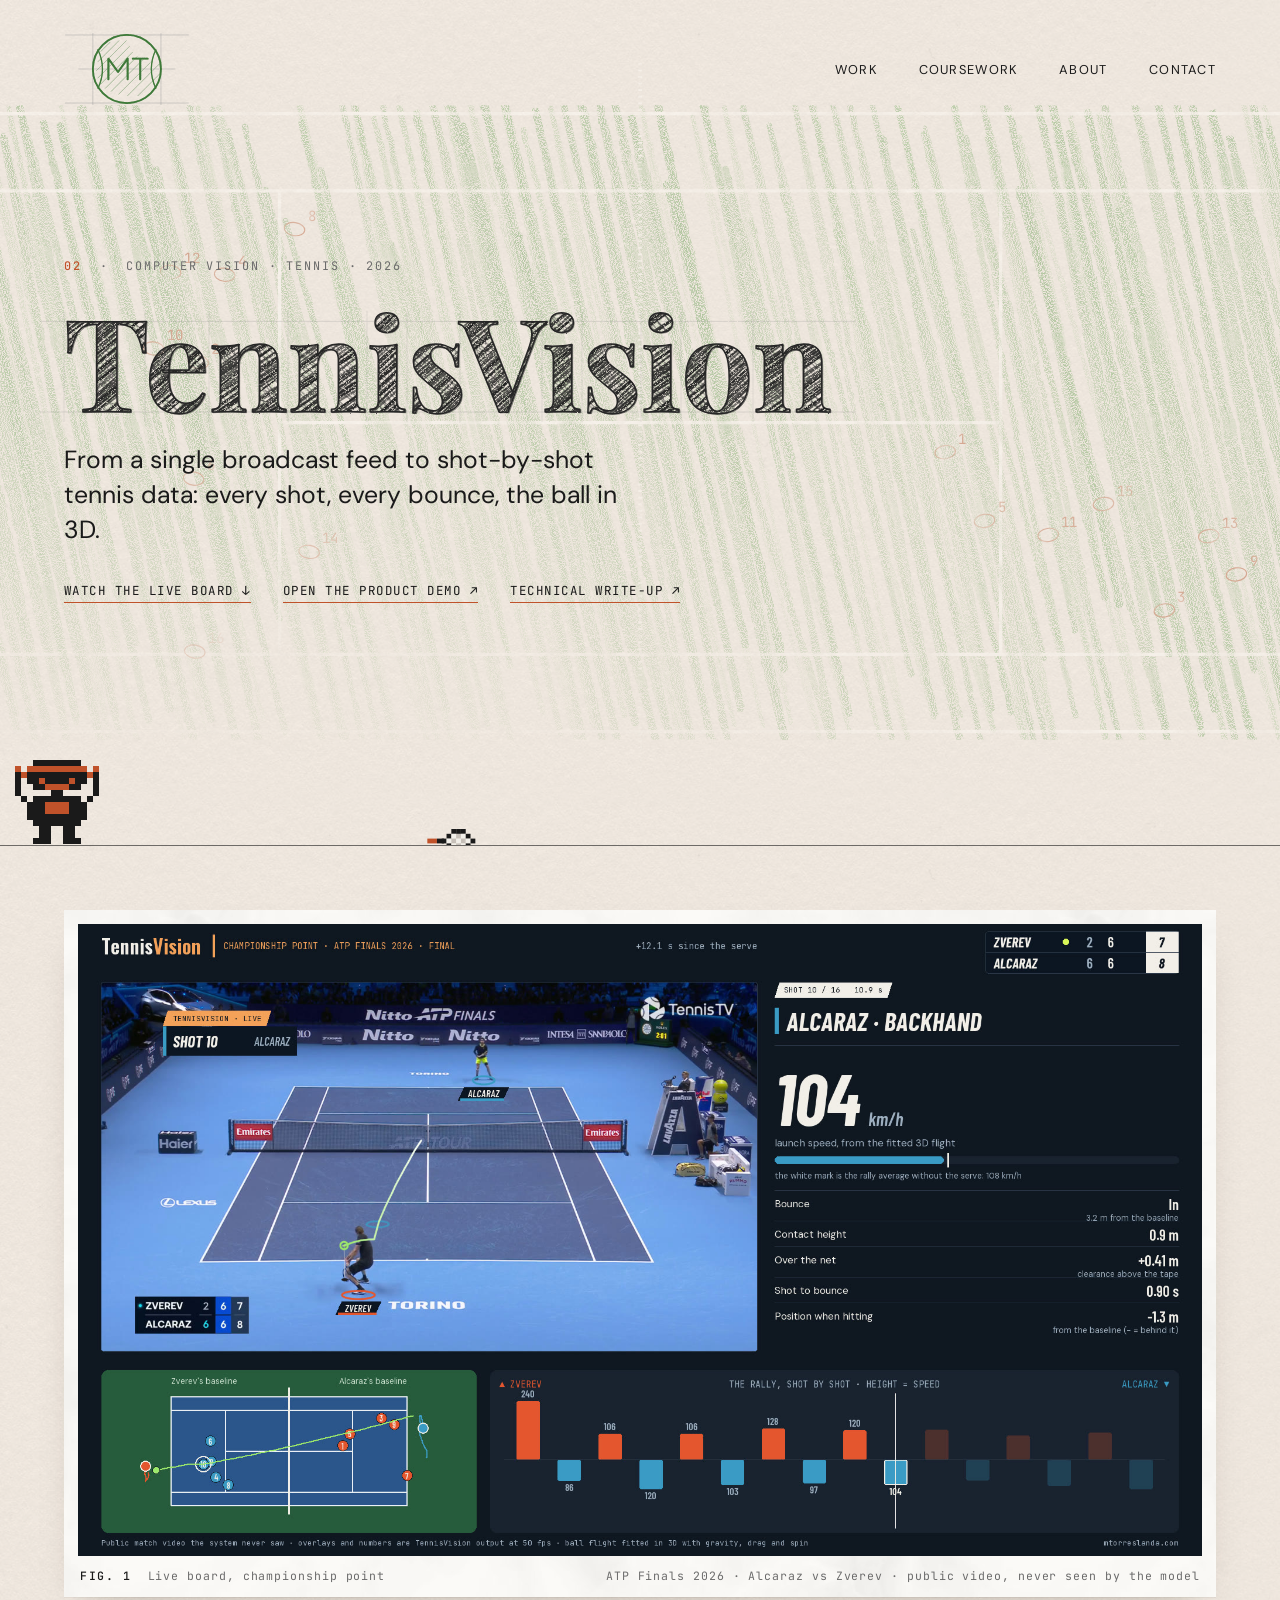
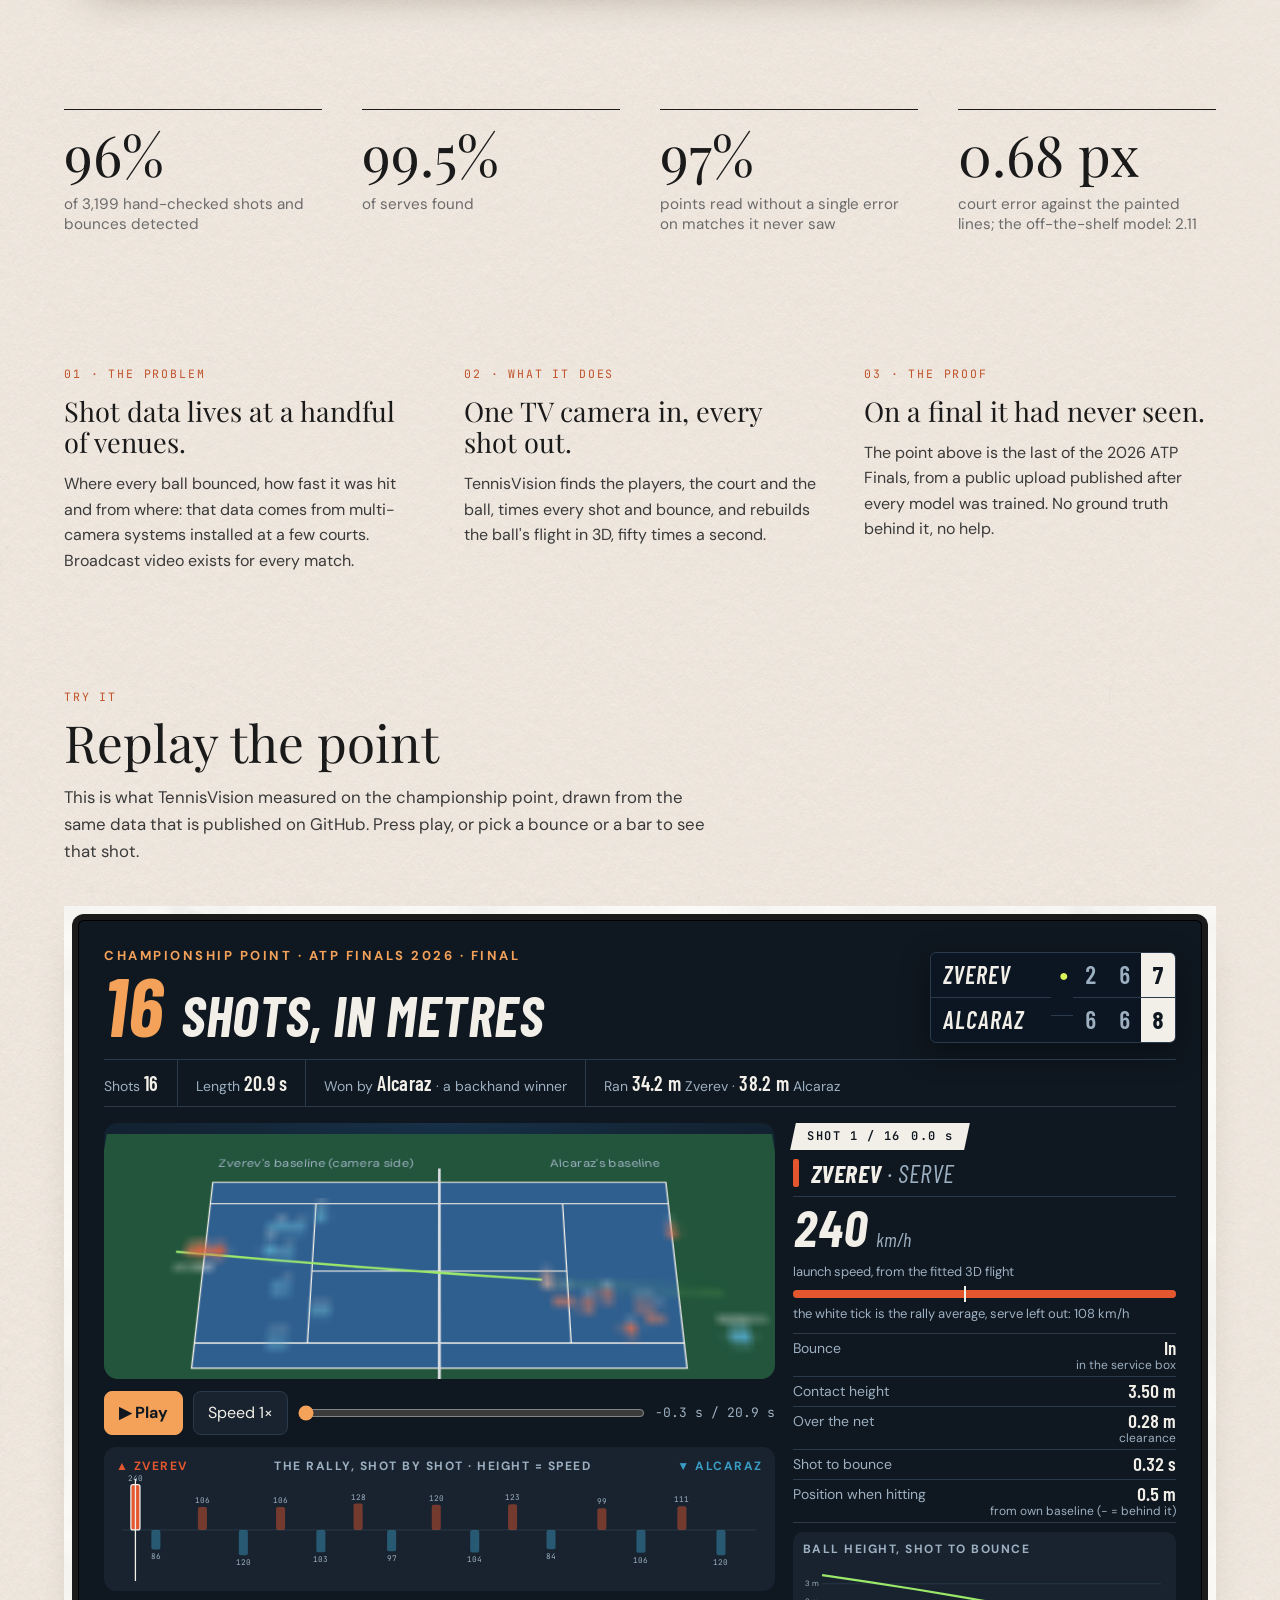
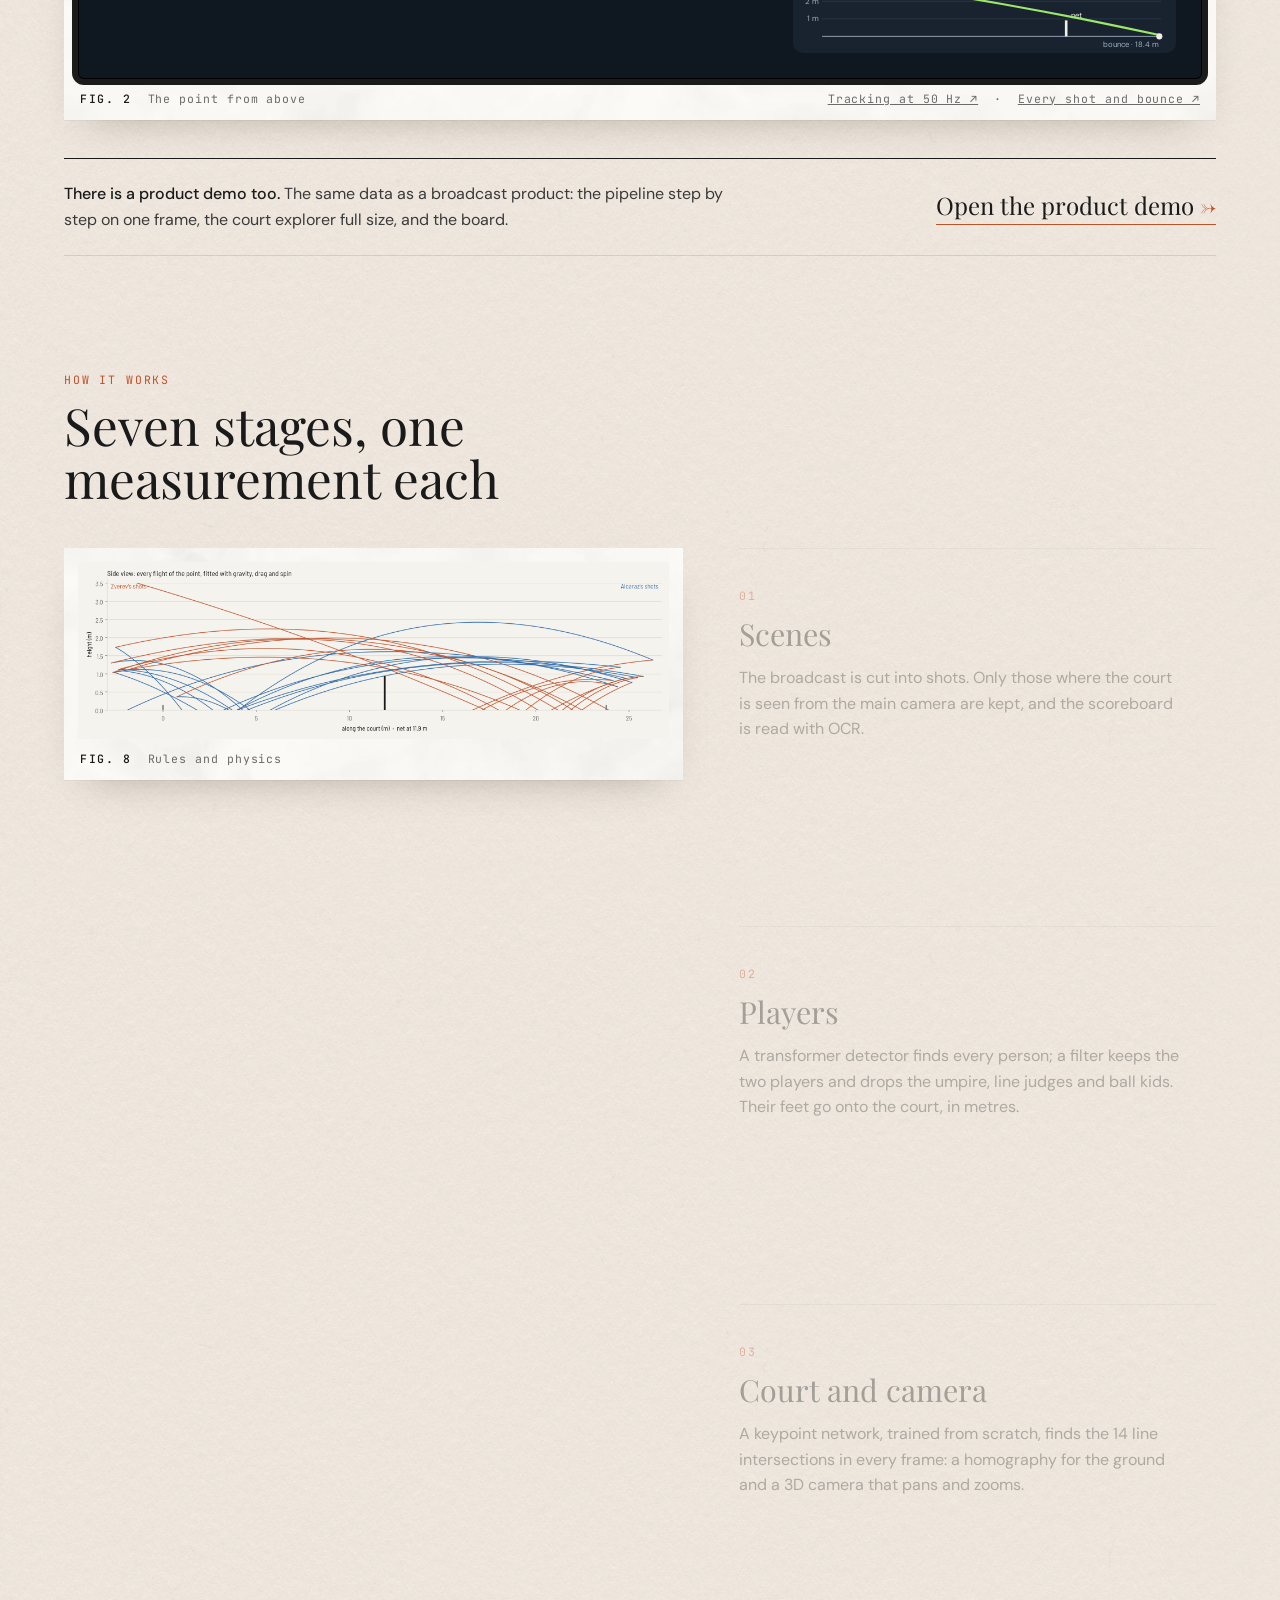
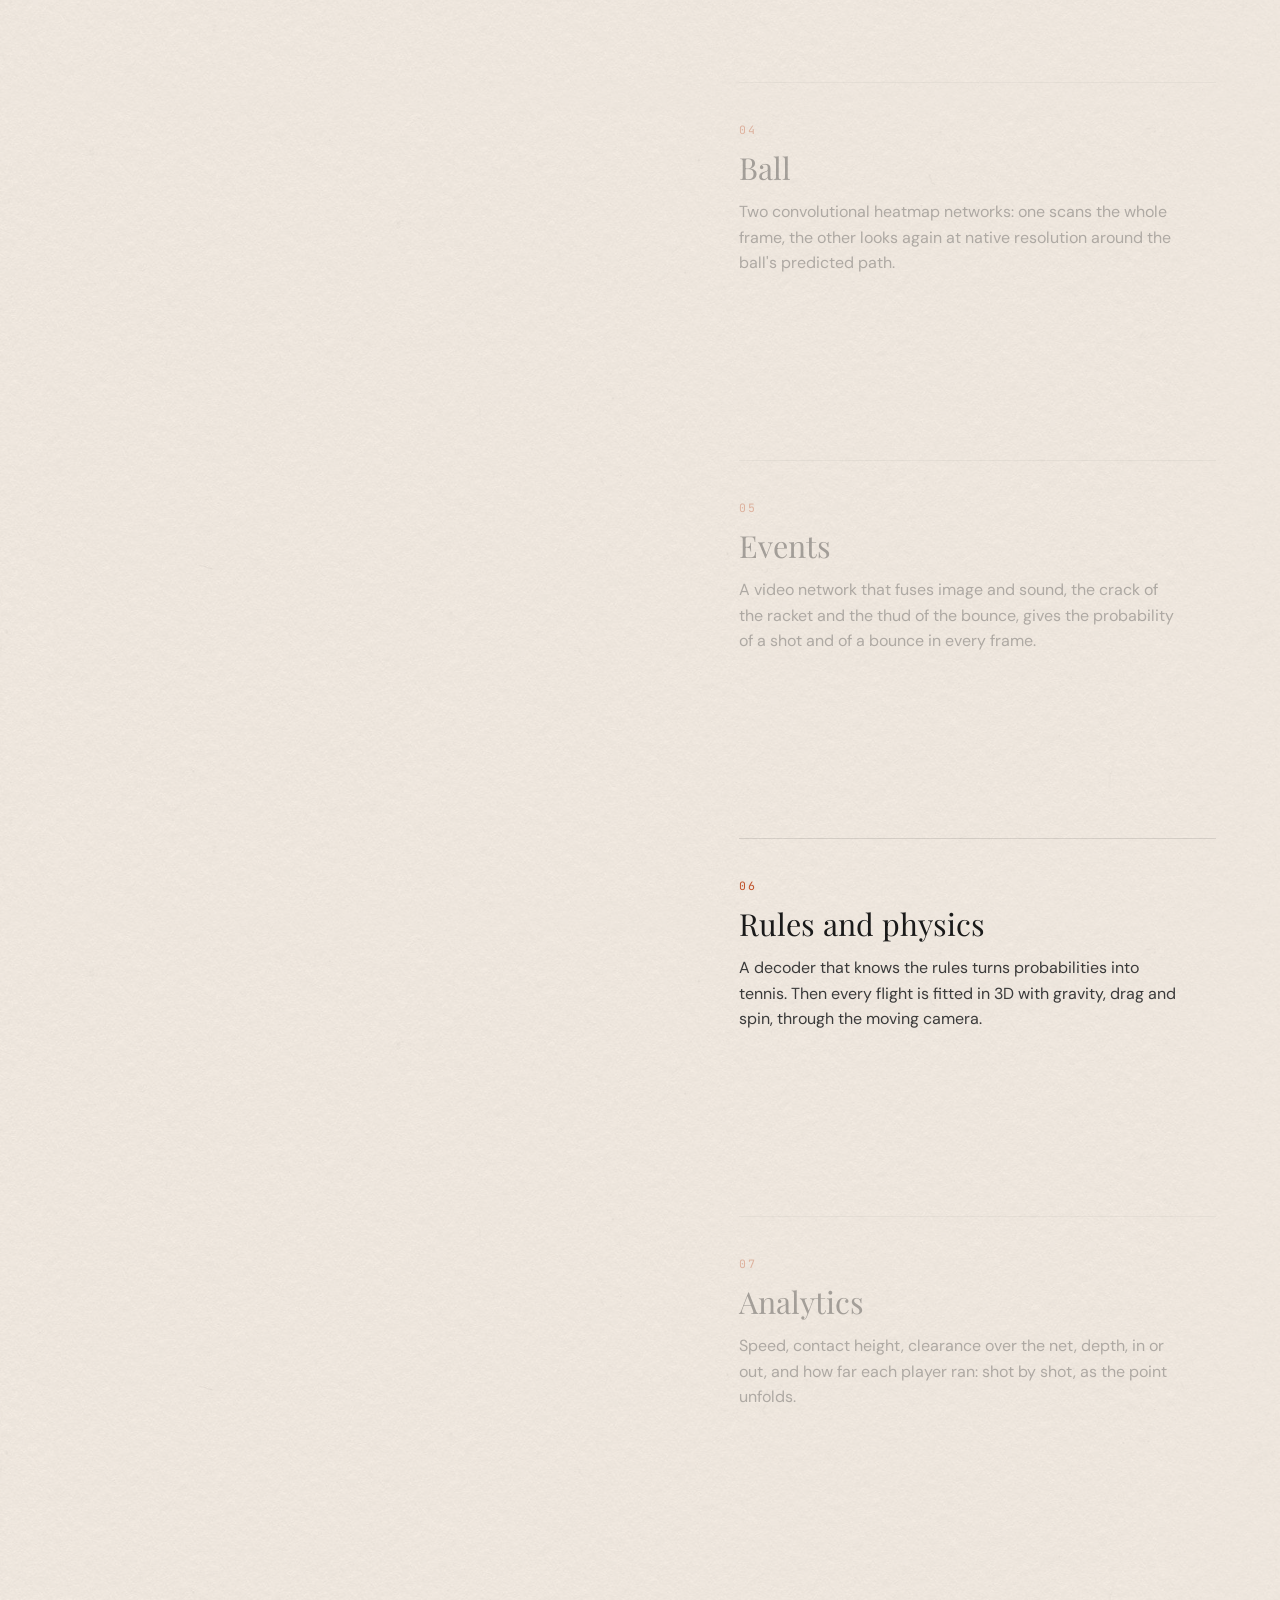
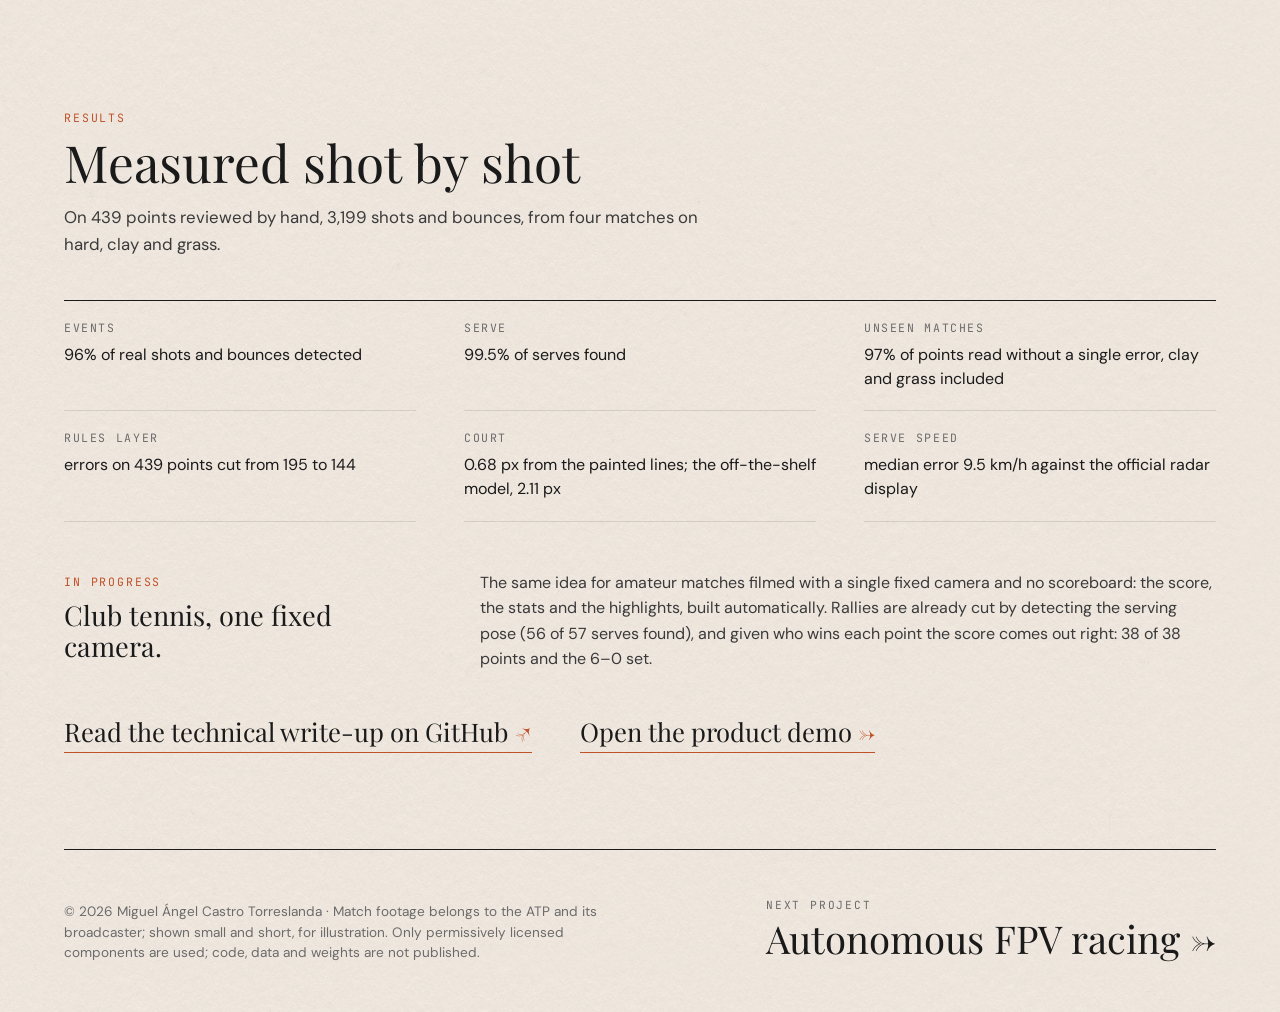
<file: work/tennisvision.html>
<!doctype html>
<html lang="en">
<head>
<meta charset="utf-8">
<script>document.documentElement.classList.add('js')</script>
<meta name="viewport" content="width=device-width, initial-scale=1">
<title>TennisVision — Miguel Ángel Castro Torreslanda</title>
<meta name="description" content="From a single broadcast feed to shot-by-shot tennis data: every shot, every bounce, the ball in 3D and both players in court metres.">
<meta property="og:title" content="TennisVision — Miguel Ángel Castro Torreslanda">
<meta property="og:description" content="From a single broadcast feed to shot-by-shot tennis data: every shot, every bounce, the ball in 3D and both players in court metres.">
<meta property="og:image" content="https://mtorreslanda.com/assets/img/tennis-board-poster.jpg">
<meta property="og:type" content="website">
<link rel="icon" href="../assets/img/fav/tennisvision.svg?v=11" type="image/svg+xml">
<link rel="preconnect" href="https://fonts.googleapis.com"><link rel="preconnect" href="https://fonts.gstatic.com" crossorigin>
<link href="https://fonts.googleapis.com/css2?family=DM+Sans:opsz,wght@9..40,400;9..40,500;9..40,700&family=JetBrains+Mono:wght@400;500;600&family=Playfair+Display:wght@400;700&family=Oswald:wght@500;600&family=Barlow+Condensed:ital,wght@0,600;1,600;1,700&display=swap" rel="stylesheet">
<link rel="stylesheet" href="../assets/css/project.css?v=11">
<link rel="stylesheet" href="../assets/css/court-explorer.css?v=11">
<style>
  /* this project's sheet: clay-court paper, printed in brick ink */
  :root { --print: #B5562F; }
  .p-print { opacity: .44;
    /* the sheet fades into the paper at the bottom, as on every project page, except the bottom-right corner,
       where there is no text: there the drawing stays, fading out more slowly */
    -webkit-mask-image: linear-gradient(to bottom, #000 50%, transparent 96%), radial-gradient(70% 95% at 100% 100%, #000 30%, transparent 85%);
            mask-image: linear-gradient(to bottom, #000 50%, transparent 96%), radial-gradient(70% 95% at 100% 100%, #000 30%, transparent 85%); }
  body { background-color: #F4ECE3; }
  .nav.scrolled { background: rgba(244, 236, 227, .9); }
  .p-tv { padding: 14px 14px 0; }
  .p-tv .cx { border-radius: 6px; box-shadow: inset 0 0 0 1px #000, 0 0 0 6px #1b1b1b; }
  .p-demo { margin-top: 2.4rem; display: flex; flex-wrap: wrap; align-items: center; justify-content: space-between; gap: 1.2rem 2.5rem;
            border-top: 1px solid var(--ink); border-bottom: 1px solid var(--line); padding: 1.4rem 0; }
  .p-demo p { color: #3A3A3A; line-height: 1.6; max-width: 62ch; }
  .p-demo p b { color: var(--ink); font-weight: 500; }
  .p-demo a { font-family: var(--serif); font-size: 1.5rem; text-decoration: none; border-bottom: 1px solid var(--accent); padding-bottom: 3px; white-space: nowrap; }
  .p-demo a span { color: var(--accent); }
  .p-progress { margin-top: 3rem; display: grid; grid-template-columns: minmax(0, 1fr) minmax(0, 2fr); gap: 1rem 3rem; }
  .p-progress i { font-style: normal; font-family: var(--mono); font-size: .72rem; letter-spacing: .16em; text-transform: uppercase; color: var(--accent); }
  .p-progress h3 { font-family: var(--serif); font-weight: 400; font-size: 1.7rem; line-height: 1.15; margin-top: .6rem; }
  .p-progress p { color: #3A3A3A; line-height: 1.6; }
  .p-links { display: flex; flex-wrap: wrap; gap: 1rem 3rem; align-items: baseline; }
  @media (max-width: 900px) { .p-progress { grid-template-columns: 1fr; } }
  @media (max-width: 820px) { .p-title { font-size: clamp(2.2rem, 11.6vw, 4.2rem); } .p-tv { padding: 8px 8px 0; } .p-tv .cx { box-shadow: none; } }
</style>
</head>
<body>
<nav class="nav" aria-label="Main">
  <a href="../index.html" class="nav-logo" aria-label="Miguel Ángel Castro Torreslanda, home">
    <svg viewBox="0 0 170 100" fill="none" stroke-linecap="round" stroke-linejoin="round" aria-hidden="true">
      <defs><filter id="pencil" x="-10%" y="-10%" width="120%" height="120%">
        <feTurbulence type="fractalNoise" baseFrequency="0.9" numOctaves="2" seed="3" result="n"/>
        <feDisplacementMap in="SourceGraphic" in2="n" scale="1.6" xChannelSelector="R" yChannelSelector="G" result="d"/>
        <feComposite in="d" in2="n" operator="in" result="grain"/><feMerge><feMergeNode in="d"/><feMergeNode in="grain"/></feMerge></filter></defs>
      <!-- TennisVision: the monogram inside a tennis ball, its two seams, all in green pencil (SH40; the football is terracotta) -->
      <g class="guides" stroke="#A0A0A0" stroke-width=".6">
        <line x1="2" y1="4" x2="168" y2="4" style="--len:170"/><line x1="2" y1="96" x2="168" y2="96" style="--len:170"/>
        <line x1="39" y1="2" x2="39" y2="98" style="--len:100"/><line x1="131" y1="2" x2="131" y2="98" style="--len:100"/>
        <line x1="20" y1="50" x2="150" y2="50" style="--len:130"/></g>
      <g class="hatch" stroke="#3F7A3A" stroke-width=".9" opacity=".45" filter="url(#pencil)">
        <path d="M50 26 L62 14 M46 40 L74 12 M44 52 L84 12 M46 62 L96 12 M50 70 L108 12 M56 76 L118 14 M64 80 L124 20 M74 84 L128 30 M86 86 L130 42 M100 86 L130 56" style="--len:60"/></g>
      <g class="strokes" filter="url(#pencil)" stroke="#3F7A3A" stroke-width="2.4">
        <circle cx="85" cy="50" r="46" style="--len:300"/>
        <path d="M46 24 Q58 50 46 76 M124 24 Q112 50 124 76" stroke-width="1.6" style="--len:60"/>
        <path d="M60 64 L60 36 L73 54 L86 36 L86 64" stroke-width="2.6" style="--len:110"/>
        <path d="M93 36 L113 36 M103 36 L103 64" stroke-width="2.6" style="--len:60"/></g>
    </svg>
  </a>
  <div class="nav-links">
    <a href="../index.html#work">Work</a>
    <a class="opt" href="../index.html#coursework">Coursework</a>
    <a href="../index.html#about">About</a>
    <a href="../index.html#contact">Contact</a>
  </div>
</nav>

<header class="p-hero">
  <!-- the printed sheet: a grass court from above, coloured in with green pencil, zigzag by hand, on clay paper,
       with the ball marks of the championship point -->
  <svg class="p-print" viewBox="0 0 1600 900" preserveAspectRatio="xMidYMid slice" aria-hidden="true">
    <defs>
      <filter id="ink" x="0" y="0" width="100%" height="100%">
        <feTurbulence type="fractalNoise" baseFrequency=".9" numOctaves="2" seed="11" result="g"/>
        <feDisplacementMap in="SourceGraphic" in2="g" scale="1.4" xChannelSelector="R" yChannelSelector="G" result="d"/>
        <feTurbulence type="fractalNoise" baseFrequency=".035" numOctaves="3" seed="5" result="blot"/>
        <feColorMatrix in="blot" type="matrix" values="0 0 0 0 0  0 0 0 0 0  0 0 0 0 0  0 0 0 -1.6 1.55" result="fade"/>
        <feComposite in="d" in2="fade" operator="in"/>
      </filter>
      <!-- coloured pencil: a wobbly edge and the grain of the paper showing through the stroke -->
      <filter id="lawn" x="0" y="0" width="100%" height="100%">
        <feTurbulence type="fractalNoise" baseFrequency=".05" numOctaves="2" seed="4" result="w"/>
        <feDisplacementMap in="SourceGraphic" in2="w" scale="3" xChannelSelector="R" yChannelSelector="G" result="d"/>
        <feTurbulence type="fractalNoise" baseFrequency=".95" numOctaves="3" seed="9" result="g"/>
        <feColorMatrix in="g" type="matrix" values="0 0 0 0 0  0 0 0 0 0  0 0 0 0 0  0 0 0 -3.9 2.45" result="grain"/>
        <feComposite in="d" in2="grain" operator="in"/>
      </filter>
      <clipPath id="lawn-clip"><rect x="78" y="112" width="1444" height="676"/></clipPath>
    </defs>
    <g clip-path="url(#lawn-clip)"><g filter="url(#lawn)"><g id="grass" fill="none" stroke-linecap="round" stroke-linejoin="round"></g></g></g>
    <g filter="url(#ink)" fill="none" stroke="currentColor">
      <g id="court" stroke-width="3.5" stroke="#FFFDF8"></g>
      <g id="marks" stroke-width="1.2"></g>
    </g>
  </svg>
  <div class="p-kicker"><b>02</b> &nbsp;·&nbsp; Computer vision · Tennis · 2026</div>
  <div class="p-titlebar">
    <h1 class="p-title" data-pencil data-pencil-glyphs="../assets/data/title-glyphs.json"><span>TennisVision</span></h1>
  </div>
  <p class="p-lede">From a single broadcast feed to shot-by-shot tennis data: every shot, every bounce, the ball in 3D.</p>
  <div class="p-cta"><a href="#board">Watch the live board ↓</a><a href="../tennisvision/">Open the product demo ↗</a><a href="https://github.com/mtorreslanda/tennisvision-showcase">Technical write-up ↗</a></div>
  <canvas class="p-field" data-costume="tennis" aria-hidden="true"></canvas>
</header>

<section class="p-exhibit" id="board">
  <figure class="p-mount">
    <video src="../assets/img/tennis-board.mp4" poster="../assets/img/tennis-board-poster.jpg" muted loop playsinline autoplay data-autoplay
           aria-label="Live board of the championship point of the 2026 ATP Finals"></video>
    <figcaption class="p-plate"><span><b>Fig. 1</b> &nbsp;Live board, championship point</span><span>ATP Finals 2026 · Alcaraz vs Zverev · public video, never seen by the model</span></figcaption>
  </figure>
</section>

<section class="p-numbers" aria-label="Key results">
  <div><b data-count="96" data-dec="0" data-suffix="%">96%</b><span>of 3,199 hand-checked shots and bounces detected</span></div>
  <div><b data-count="99.5" data-suffix="%">99.5%</b><span>of serves found</span></div>
  <div><b data-count="97" data-dec="0" data-suffix="%">97%</b><span>points read without a single error on matches it never saw</span></div>
  <div><b data-count="0.68" data-dec="2" data-suffix=" px">0.68 px</b><span>court error against the painted lines; the off-the-shelf model: 2.11</span></div>
</section>

<section class="p-beats">
  <div><i>01 · The problem</i><h3>Shot data lives at a handful of venues.</h3>
    <p>Where every ball bounced, how fast it was hit and from where: that data comes from multi-camera systems installed at a few courts. Broadcast video exists for every match.</p></div>
  <div><i>02 · What it does</i><h3>One TV camera in, every shot out.</h3>
    <p>TennisVision finds the players, the court and the ball, times every shot and bounce, and rebuilds the ball's flight in 3D, fifty times a second.</p></div>
  <div><i>03 · The proof</i><h3>On a final it had never seen.</h3>
    <p>The point above is the last of the 2026 ATP Finals, from a public upload published after every model was trained. No ground truth behind it, no help.</p></div>
</section>

<section class="p-explore" id="explore">
  <div class="p-sechead"><i>Try it</i><h2>Replay the point</h2>
    <p>This is what TennisVision measured on the championship point, drawn from the same data that is published on GitHub. Press play, or pick a bounce or a bar to see that shot.</p></div>
  <figure class="p-mount p-tv">
    <div class="cx" data-src="../assets/data/tennis-point.json"></div>
    <figcaption class="p-plate"><span><b>Fig. 2</b> &nbsp;The point from above</span><span><a href="https://github.com/mtorreslanda/tennisvision-showcase/blob/main/data/championship-point-tracking.csv">Tracking at 50 Hz ↗</a> &nbsp;·&nbsp; <a href="https://github.com/mtorreslanda/tennisvision-showcase/blob/main/data/championship-point-events.csv">Every shot and bounce ↗</a></span></figcaption>
  </figure>
  <div class="p-demo">
    <p><b>There is a product demo too.</b> The same data as a broadcast product: the pipeline step by step on one frame, the court explorer full size, and the board.</p>
    <a href="../tennisvision/">Open the product demo <span>→</span></a>
  </div>
</section>

<section class="p-how" id="how">
  <div class="p-sechead"><i>How it works</i><h2>Seven stages, one measurement each</h2></div>
  <div class="p-how-grid">
    <figure class="p-mount p-how-fig"><img src="../assets/img/tennis-stage1-scenes.jpg" alt="" data-how-img><figcaption class="p-plate"><span><b data-how-n>Fig. 3</b> &nbsp;<span data-how-cap>Scenes</span></span></figcaption></figure>
    <ol class="p-steps">
      <li data-img="tennis-stage1-scenes.jpg"><img class="p-step-img" src="../assets/img/tennis-stage1-scenes.jpg" alt="" loading="lazy"><i>01 <span class="p-step-of">/ 07</span></i><h3>Scenes</h3><p>The broadcast is cut into shots. Only those where the court is seen from the main camera are kept, and the scoreboard is read with OCR.</p></li>
      <li data-img="tennis-stage2-players.jpg"><img class="p-step-img" src="../assets/img/tennis-stage2-players.jpg" alt="" loading="lazy"><i>02 <span class="p-step-of">/ 07</span></i><h3>Players</h3><p>A transformer detector finds every person; a filter keeps the two players and drops the umpire, line judges and ball kids. Their feet go onto the court, in metres.</p></li>
      <li data-img="tennis-stage3-court.jpg"><img class="p-step-img" src="../assets/img/tennis-stage3-court.jpg" alt="" loading="lazy"><i>03 <span class="p-step-of">/ 07</span></i><h3>Court and camera</h3><p>A keypoint network, trained from scratch, finds the 14 line intersections in every frame: a homography for the ground and a 3D camera that pans and zooms.</p></li>
      <li data-img="tennis-stage4-ball.jpg"><img class="p-step-img" src="../assets/img/tennis-stage4-ball.jpg" alt="" loading="lazy"><i>04 <span class="p-step-of">/ 07</span></i><h3>Ball</h3><p>Two convolutional heatmap networks: one scans the whole frame, the other looks again at native resolution around the ball's predicted path.</p></li>
      <li data-img="tennis-stage5-events.png"><img class="p-step-img" src="../assets/img/tennis-stage5-events.png" alt="" loading="lazy"><i>05 <span class="p-step-of">/ 07</span></i><h3>Events</h3><p>A video network that fuses image and sound, the crack of the racket and the thud of the bounce, gives the probability of a shot and of a bounce in every frame.</p></li>
      <li data-img="tennis-stage6-flight.png"><img class="p-step-img" src="../assets/img/tennis-stage6-flight.png" alt="" loading="lazy"><i>06 <span class="p-step-of">/ 07</span></i><h3>Rules and physics</h3><p>A decoder that knows the rules turns probabilities into tennis. Then every flight is fitted in 3D with gravity, drag and spin, through the moving camera.</p></li>
      <li data-img="tennis-board-poster.jpg"><img class="p-step-img" src="../assets/img/tennis-board-poster.jpg" alt="" loading="lazy"><i>07 <span class="p-step-of">/ 07</span></i><h3>Analytics</h3><p>Speed, contact height, clearance over the net, depth, in or out, and how far each player ran: shot by shot, as the point unfolds.</p></li>
    </ol>
  </div>
</section>

<section class="p-proof">
  <div class="p-sechead"><i>Results</i><h2>Measured shot by shot</h2>
    <p>On 439 points reviewed by hand, 3,199 shots and bounces, from four matches on hard, clay and grass.</p></div>
  <dl class="p-results">
    <div><dt>Events</dt><dd>96% of real shots and bounces detected</dd></div>
    <div><dt>Serve</dt><dd>99.5% of serves found</dd></div>
    <div><dt>Unseen matches</dt><dd>97% of points read without a single error, clay and grass included</dd></div>
    <div><dt>Rules layer</dt><dd>errors on 439 points cut from 195 to 144</dd></div>
    <div><dt>Court</dt><dd>0.68 px from the painted lines; the off-the-shelf model, 2.11 px</dd></div>
    <div><dt>Serve speed</dt><dd>median error 9.5 km/h against the official radar display</dd></div>
  </dl>
  <div class="p-progress">
    <div><i>In progress</i><h3>Club tennis, one fixed camera.</h3></div>
    <p>The same idea for amateur matches filmed with a single fixed camera and no scoreboard: the score, the stats and the highlights, built automatically. Rallies are already cut by detecting the serving pose (56 of 57 serves found), and given who wins each point the score comes out right: 38 of 38 points and the 6–0 set.</p>
  </div>
  <div class="p-links">
    <a class="p-writeup" href="https://github.com/mtorreslanda/tennisvision-showcase">Read the technical write-up on GitHub <span>↗</span></a>
    <a class="p-writeup" href="../tennisvision/">Open the product demo <span>→</span></a>
  </div>
</section>

<footer class="p-foot">
  <a class="p-next" href="liftoff-agent.html"><i>Next project</i><b>Autonomous FPV racing →</b></a>
  <p>© 2026 Miguel Ángel Castro Torreslanda · Match footage belongs to the ATP and its broadcaster; shown small and short, for illustration. Only permissively licensed components are used; code, data and weights are not published.</p>
</footer>

<script>
/* the printed sheet: a court from above, 60 px per metre, and the ball marks of the championship point */
(function () {
  var NS = 'http://www.w3.org/2000/svg', c = document.getElementById('court'), m = document.getElementById('marks');
  function el(t, a, p) { var e = document.createElementNS(NS, t); for (var k in a) e.setAttribute(k, a[k]); p.appendChild(e); return e; }
  var S = 60, X0 = 87, Y0 = 121, L = 23.77, W = 10.97;
  function X(y) { return X0 + y * S; } function Y(x) { return Y0 + x * S; }
  // the lawn, coloured in by hand: one big zigzag from sideline to sideline, every stroke on the same slant (down
  // and back up again, like hatching), moving along the court a little with each stroke, the way a court gets coloured in with a pencil: each stroke reaches the line, or stops short, or
  // runs over a little; now and then the pencil lifts. A second, lighter pass on the same slant fills the gaps.
  // A seeded random keeps the sheet the same on every visit.
  var gr = document.getElementById('grass'), seed = 7;
  function rnd() { seed = (seed * 16807) % 2147483647; return (seed - 1) / 2147483646; }
  var top = Y(0), bot = Y(W), H = bot - top;
  // every stroke is its own path, so the pressure changes from one to the next: a slow swell along the court
  // (the hand pressing harder, then easing off) plus a little jitter stroke to stroke; harder = wider and darker
  function pasada(x0, x1, paso, lean, color, ancho, op, fase) {
    var x = x0, down = true, px = x, py = top - 6;
    while (x < x1) {
      x += paso * (.75 + rnd() * .55);
      var reach = rnd() < .18 ? .78 + rnd() * .14 : .96 + rnd() * .1;          // most strokes reach the line
      var ny = down ? top + H * reach : bot - H * reach, nx = (down ? x + lean * reach : x) + (rnd() - .5) * 5;
      var bend = (rnd() - .5) * 14;                                             // a stroke is never quite straight
      var presion = Math.max(.35, Math.min(1.3, .8 + .32 * Math.sin(x / 95 + fase) + .18 * Math.sin(x / 31 + 2 * fase) + (rnd() - .5) * .35));
      el('path', { d: 'M' + px.toFixed(1) + ' ' + py.toFixed(1) + ' Q' + ((px + nx) / 2 + bend).toFixed(1) + ' ' + ((py + ny) / 2).toFixed(1) + ' ' + nx.toFixed(1) + ' ' + ny.toFixed(1),
                   stroke: color, 'stroke-width': (ancho * (.6 + .5 * presion)).toFixed(2), 'stroke-opacity': (op * (.45 + .55 * presion)).toFixed(3) }, gr);
      px = nx; py = ny; down = !down;
      if (rnd() < .035) x += rnd() * 18;                                        // the pencil lifts and lands a bit further
    }
  }
  pasada(X(-2.5), X(L + .4), 9.5, 150, '#5E9A4C', 7, .5, 0);
  pasada(X(-2.4), X(L + .4), 14, 150, '#6FAA5A', 5.5, .3, 2.1);
  el('rect', { x: X(0), y: Y(0), width: L * S, height: W * S }, c);
  [1.37, 9.6].forEach(function (x) { el('line', { x1: X(0), y1: Y(x), x2: X(L), y2: Y(x) }, c); });
  [L / 2 - 6.4, L / 2 + 6.4].forEach(function (y) { el('line', { x1: X(y), y1: Y(1.37), x2: X(y), y2: Y(9.6) }, c); });
  el('line', { x1: X(L / 2 - 6.4), y1: Y(W / 2), x2: X(L / 2 + 6.4), y2: Y(W / 2) }, c);
  el('line', { x1: X(0), y1: Y(W / 2), x2: X(0) + 12, y2: Y(W / 2) }, c); el('line', { x1: X(L), y1: Y(W / 2), x2: X(L) - 12, y2: Y(W / 2) }, c);
  el('line', { x1: X(L / 2), y1: Y(-.9), x2: X(L / 2), y2: Y(W + .9), 'stroke-width': 4, 'stroke-dasharray': '2 5' }, c);
  // [x across, y along] of each bounce, shot 1 to 16 (data/tennis-point.json)
  [[6.01, 17.3], [4.41, 4.04], [8.82, 21.19], [2.86, 4.51], [7.23, 18.0], [6.48, 3.96], [3.02, 23.79], [2.05, 5.75],
   [8.18, 22.47], [4.17, 3.25], [7.48, 19.13], [2.81, 3.55], [7.5, 21.98], [7.78, 6.01], [6.93, 20.11], [9.55, 3.98]].forEach(function (b, i) {
    el('ellipse', { cx: X(b[1]), cy: Y(b[0]), rx: 11, ry: 7, transform: 'rotate(' + (b[1] > L / 2 ? -8 : 8) + ' ' + X(b[1]) + ' ' + Y(b[0]) + ')' }, m);
    var t = el('text', { x: X(b[1]) + 14, y: Y(b[0]) - 9, fill: 'currentColor', stroke: 'none', 'font-family': 'JetBrains Mono, monospace', 'font-size': 15 }, m);
    t.textContent = i + 1;
  });
})();
/* numbers that count up when they come into view */
(function () {
  var els = document.querySelectorAll('[data-count]');
  if (!('IntersectionObserver' in window) || matchMedia('(prefers-reduced-motion: reduce)').matches) return;
  var io = new IntersectionObserver(function (es) {
    es.forEach(function (e) {
      if (!e.isIntersecting) return; io.unobserve(e.target);
      var b = e.target, to = parseFloat(b.dataset.count), dec = +(b.dataset.dec || 1), suf = b.dataset.suffix || '', t0 = performance.now();
      (function tick(now) { var f = Math.min(1, (now - t0) / 1400), v = to * (1 - Math.pow(1 - f, 3));
        b.textContent = v.toFixed(dec) + suf; if (f < 1) requestAnimationFrame(tick); })(t0);
      setTimeout(function () { b.textContent = to.toFixed(dec) + suf; }, 1600);   // the final value, whatever happens
    });
  }, { threshold: .6 });
  els.forEach(function (b) { b.textContent = (0).toFixed(+(b.dataset.dec || 1)) + (b.dataset.suffix || ''); io.observe(b); });
})();
window.addEventListener('scroll', function () { document.querySelector('.nav').classList.toggle('scrolled', scrollY > 50); }, { passive: true });
if (matchMedia('(prefers-reduced-motion: reduce)').matches) document.querySelectorAll('video[data-autoplay]').forEach(function (v) { v.removeAttribute('autoplay'); v.pause(); });
</script>
<script src="../assets/js/robot.js?v=11"></script>
<script src="../assets/js/robot-side.js?v=11"></script>
<script src="../assets/js/pencil-name.js?v=11"></script>
<script src="../assets/js/costume-tennis.js?v=11"></script>
<script src="../assets/js/court-explorer.js?v=11"></script>
<script src="../assets/js/project.js?v=11"></script>
</body>
</html>
</file>
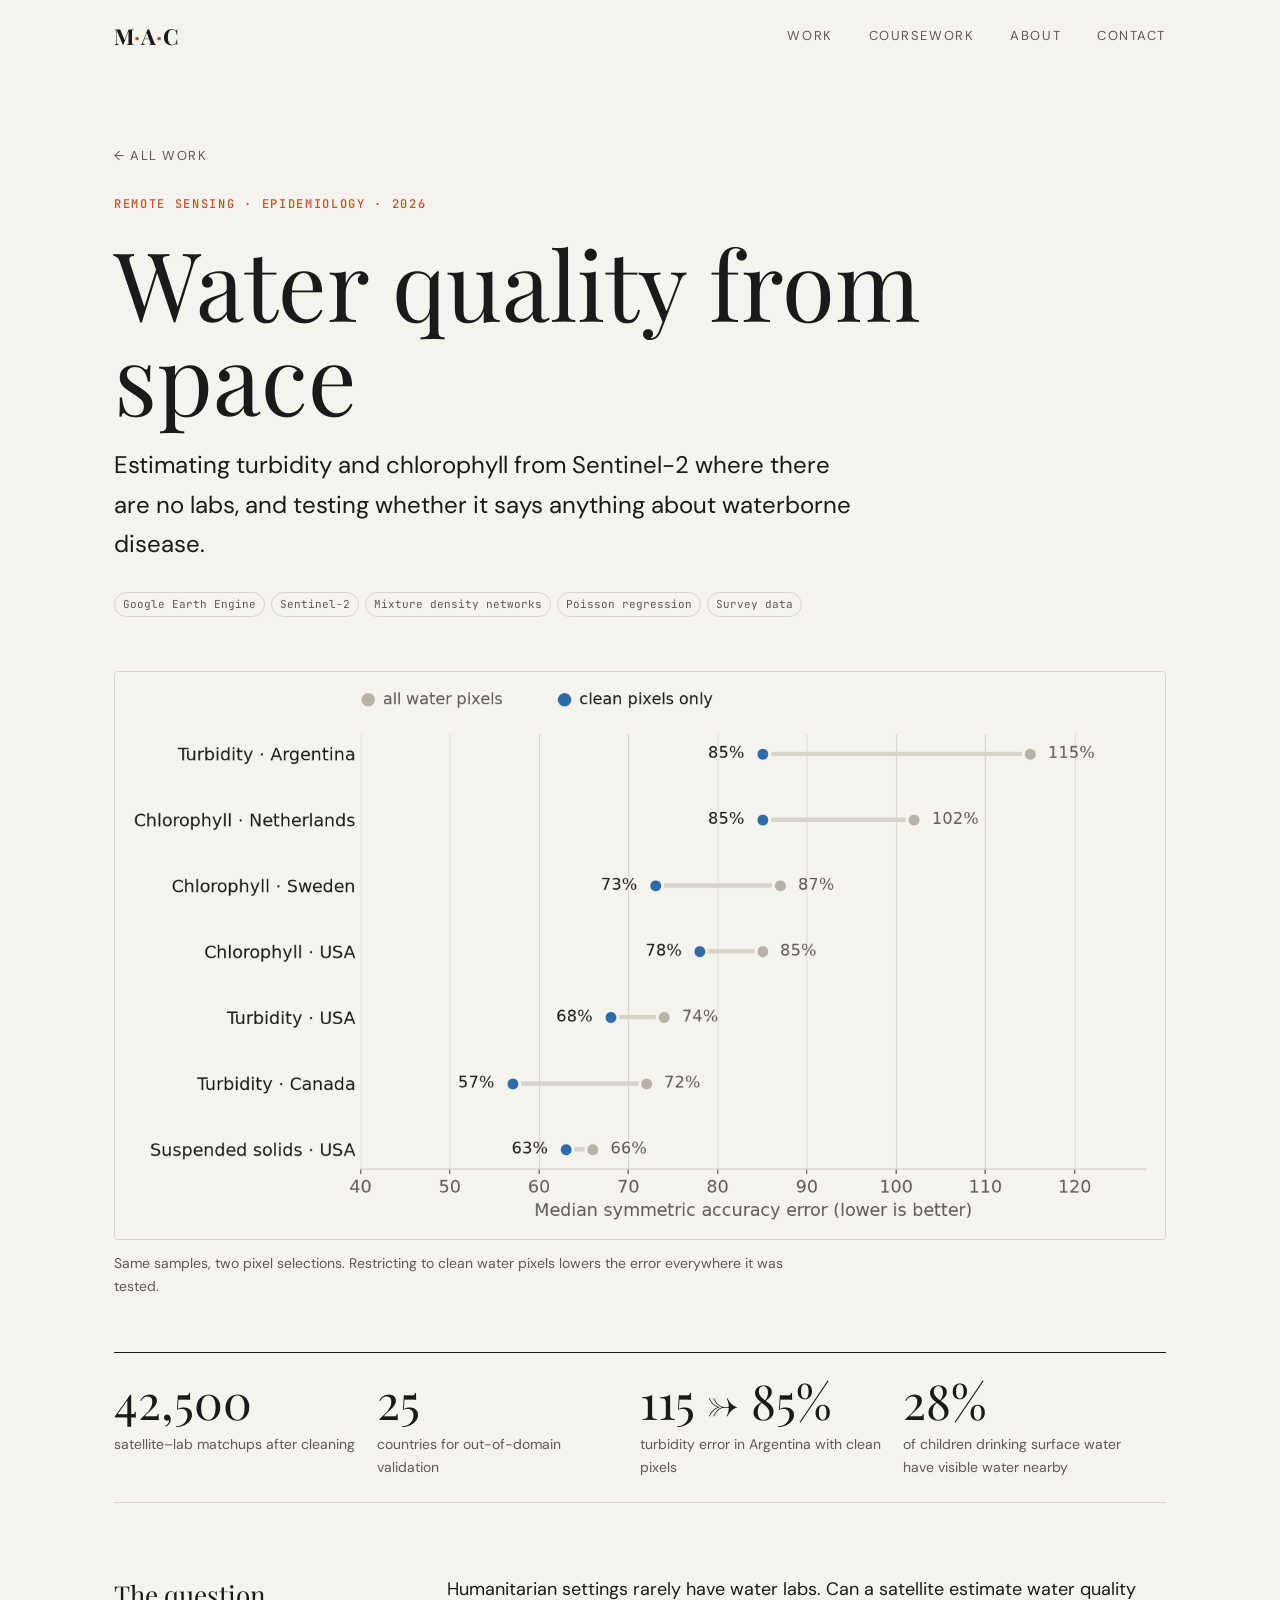
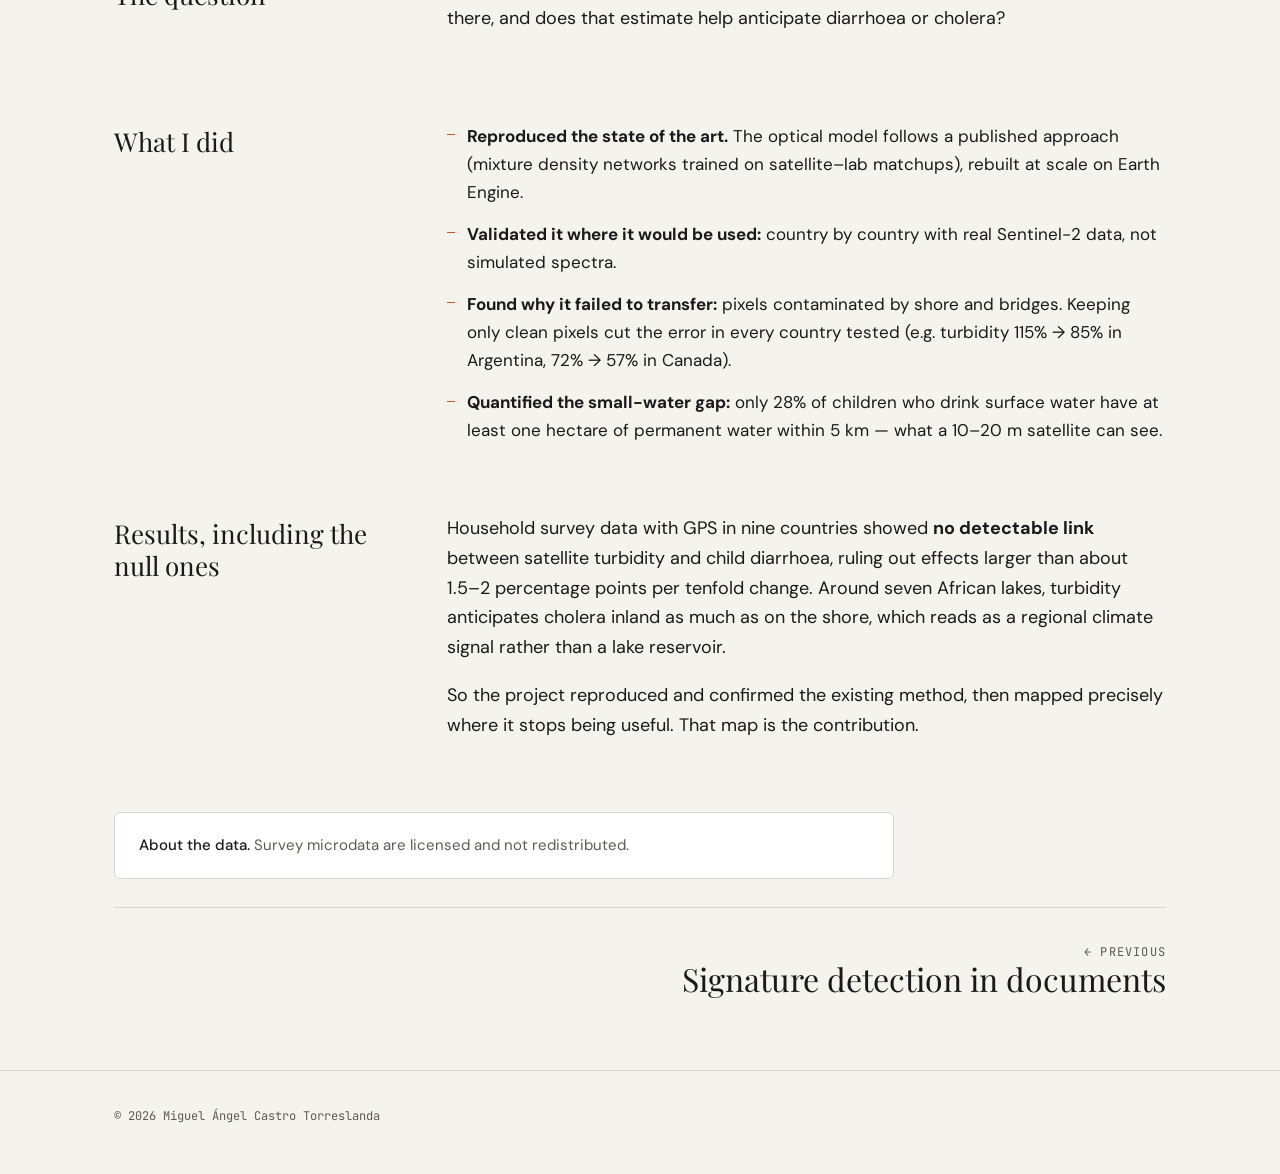
<file: work/water-from-space.html>
<!doctype html>
<html lang="en">
<head>
<meta charset="utf-8">
<script>document.documentElement.classList.add('js')</script>
<meta name="viewport" content="width=device-width, initial-scale=1">
<title>Water quality from space — Miguel Ángel Castro Torreslanda</title>
<meta name="description" content="Estimating turbidity and chlorophyll from Sentinel-2 where there are no labs, and testing whether it says anything about waterborne disease.">
<meta property="og:title" content="Water quality from space — Miguel Ángel Castro Torreslanda">
<meta property="og:description" content="Estimating turbidity and chlorophyll from Sentinel-2 where there are no labs, and testing whether it says anything about waterborne disease.">
<meta property="og:image" content="https://mtorreslanda.com/assets/img/water-clean-pixels.png">
<meta name="theme-color" content="#F5F3EE">
<link rel="icon" href="../assets/img/fav/home.svg?v=11" type="image/svg+xml">
<link rel="preconnect" href="https://fonts.googleapis.com"><link rel="preconnect" href="https://fonts.gstatic.com" crossorigin><link href="https://fonts.googleapis.com/css2?family=DM+Sans:opsz,wght@9..40,400;9..40,500;9..40,700&family=JetBrains+Mono:wght@400;500&family=Playfair+Display:ital,wght@0,400;0,700;1,400&display=swap" rel="stylesheet">
<link rel="stylesheet" href="../assets/css/site.css?v=6">
</head>
<body>
<nav class="nav"><div class="wrap">
  <a class="logo" href="../index.html">M<span>·</span>A<span>·</span>C</a>
  <div class="nav-links">
    <a href="../index.html#work">Work</a>
    <a class="opt" href="../index.html#coursework">Coursework</a>
    <a href="../index.html#about">About</a>
    <a href="../index.html#contact">Contact</a>
  </div>
</div></nav>
<main class="wrap">
<header class="case-head">
  <a class="back" href="../index.html#work">← All work</a>
  <div class="kicker" style="margin-top:28px">Remote sensing · Epidemiology · 2026</div>
  <h1>Water quality from space</h1>
  <p class="oneliner">Estimating turbidity and chlorophyll from Sentinel-2 where there are no labs, and testing whether it says anything about waterborne disease.</p>
  <div class="tags"><span>Google Earth Engine</span><span>Sentinel-2</span><span>Mixture density networks</span><span>Poisson regression</span><span>Survey data</span></div>
</header>
<figure class="cover"><div class="frame"><img src="../assets/img/water-clean-pixels.png" alt="Dumbbell chart: estimation error for each country and variable falls when only clean water pixels are used." loading="lazy" decoding="async"></div><figcaption>Same samples, two pixel selections. Restricting to clean water pixels lowers the error everywhere it was tested.</figcaption></figure>
<div class="metrics"><div><b>42,500</b><span>satellite–lab matchups after cleaning</span></div><div><b>25</b><span>countries for out-of-domain validation</span></div><div><b>115 → 85%</b><span>turbidity error in Argentina with clean pixels</span></div><div><b>28%</b><span>of children drinking surface water have visible water nearby</span></div></div>
<div class="prose">
<h2 class="rv">The question</h2><div class="body rv"><p>Humanitarian settings rarely have water labs. Can a satellite estimate water quality there, and does that estimate help anticipate diarrhoea or cholera?</p></div>
<h2 class="rv">What I did</h2><div class="body rv"><ul class='facts'><li><b>Reproduced the state of the art.</b> The optical model follows a published approach (mixture density networks trained on satellite–lab matchups), rebuilt at scale on Earth Engine.</li><li><b>Validated it where it would be used:</b> country by country with real Sentinel-2 data, not simulated spectra.</li><li><b>Found why it failed to transfer:</b> pixels contaminated by shore and bridges. Keeping only clean pixels cut the error in every country tested (e.g. turbidity 115% → 85% in Argentina, 72% → 57% in Canada).</li><li><b>Quantified the small-water gap:</b> only 28% of children who drink surface water have at least one hectare of permanent water within 5 km — what a 10–20 m satellite can see.</li></ul></div>
<h2 class="rv">Results, including the null ones</h2><div class="body rv"><p>Household survey data with GPS in nine countries showed <b>no detectable link</b> between satellite turbidity and child diarrhoea, ruling out effects larger than about 1.5–2 percentage points per tenfold change. Around seven African lakes, turbidity anticipates cholera inland as much as on the shore, which reads as a regional climate signal rather than a lake reservoir.</p><p>So the project reproduced and confirmed the existing method, then mapped precisely where it stops being useful. That map is the contribution.</p></div>
</div>
<div class="note"><b>About the data.</b> Survey microdata are licensed and not redistributed.</div>
<nav class="next"><a href="signature-detection.html"><small>← Previous</small><span>Signature detection in documents</span></a></nav>
</main>
<footer><div class="wrap">
  <span>© 2026 Miguel Ángel Castro Torreslanda</span>
</div></footer>
<script src="../assets/js/site.js?v=6"></script>
<script>if (matchMedia('(prefers-reduced-motion: reduce)').matches) document.querySelectorAll('video[data-autoplay]').forEach(function (v) { v.removeAttribute('autoplay'); v.pause(); });</script>
</body>
</html>
</file>
<file: assets/css/home.css>
/* Front page. Based on the original site: paper, Playfair Display + DM Sans, offset frames. */
:root {
  --paper: #F5F3EE;
  --white: #FFFFFF;
  --ink: #1A1A1A;
  --grey: #6B6B6B;
  --line: rgba(26, 26, 26, 0.12);
  --dark: #2A2A2A;
  --accent: #C0522A;
  --serif: 'Playfair Display', Georgia, serif;
  --sans: 'DM Sans', system-ui, sans-serif;
  --mono: 'JetBrains Mono', ui-monospace, monospace;
  --pad: 4rem;
}
* { margin: 0; padding: 0; box-sizing: border-box; }
html { scroll-behavior: smooth; }
body { background: var(--paper); color: var(--ink); font-family: var(--sans); font-weight: 400;
       -webkit-font-smoothing: antialiased; overflow-x: hidden; }
a { color: inherit; }
img { display: block; max-width: 100%; }
::selection { background: var(--ink); color: var(--paper); }
:focus-visible { outline: 2px solid var(--accent); outline-offset: 3px; }

.counter { font-family: var(--mono); font-size: .72rem; letter-spacing: .2em; color: var(--grey); }
.kicker { font-size: .78rem; letter-spacing: .16em; text-transform: uppercase; color: var(--grey); }

/* ---------------------------------------------------------------- nav */
.nav { position: fixed; inset: 0 0 auto 0; z-index: 100; display: flex; justify-content: space-between;
       align-items: center; padding: 2rem var(--pad); transition: padding .4s ease, background .4s ease; }
.nav-logo { display: block; line-height: 0;
            text-decoration: none; line-height: 1; transition: font-size .4s ease, letter-spacing .4s ease; }
.nav-links { display: flex; gap: 2.6rem; }
.nav-links a { text-decoration: none; font-size: .8rem; letter-spacing: .1em; text-transform: uppercase;
               display: inline-block; min-width: 4ch; position: relative; }
.nav-links a::after { content: ''; position: absolute; left: 0; right: 0; bottom: -4px; height: 1px;
                      background: currentColor; transform: scaleX(0); transform-origin: left; transition: transform .3s ease; }
.nav-links a:hover::after { transform: scaleX(1); }
.nav.scrolled { padding: 1.1rem var(--pad); background: rgba(245, 243, 238, .88);
                backdrop-filter: blur(8px); -webkit-backdrop-filter: blur(8px); }
.nav.scrolled .nav-logo svg { height: 34px; }
.nav.on-dark { background: rgba(42, 42, 42, .9); color: var(--paper); }

/* ---------------------------------------------------------------- hero */
.section-hero { position: relative; min-height: 100vh; overflow: hidden; display: grid;
                grid-template-columns: max-content minmax(0, 1fr); align-items: center;
                padding: 9rem var(--pad) 5rem; gap: 3rem; }
.section-hero::before { content: ''; position: absolute; inset: 0; z-index: -1;
  background-image: linear-gradient(rgba(26,26,26,.07) 1px, transparent 1px),
                    linear-gradient(90deg, rgba(26,26,26,.07) 1px, transparent 1px);
  background-size: 40px 40px; }
.section-hero::after { content: ''; position: absolute; left: 0; right: 0; bottom: 0; height: 22%; z-index: -1;
                       background: linear-gradient(to bottom, transparent, var(--paper)); }
.hero-title { font-family: var(--serif); font-weight: 700; font-size: clamp(4.5rem, 9vw, 9.6rem);
              line-height: .9; margin: 2.4rem 0 2.2rem; }
.hero-title > span { display: block; white-space: nowrap; }
.hero-title .l2 { padding-left: clamp(1.5rem, 5vw, 6rem); }
.hero-roles { font-size: 1rem; letter-spacing: .16em; text-transform: uppercase; color: var(--grey);
              display: flex; flex-wrap: wrap; gap: .2rem .9rem; align-items: baseline; }
.hero-roles span { white-space: nowrap; }
.hero-roles i { font-style: normal; color: var(--accent); }
.hero-areas { margin-top: 1.4rem; display: flex; flex-wrap: wrap; gap: .6rem; }
.hero-areas span { font-size: .74rem; letter-spacing: .1em; text-transform: uppercase; padding: .42rem .9rem;
                   border: 1px solid var(--ink); background: var(--paper); }

/* the robot and its spec sheet */
.hero-bot { display: grid; grid-template-columns: 220px 250px; gap: 1.5rem; align-items: center;
            justify-self: center; }
#robot { width: 100%; aspect-ratio: 24 / 28; display: block; image-rendering: pixelated; cursor: pointer; }
.spec-wrap { font-family: var(--mono); font-size: .7rem; padding: 1rem 1.1rem 1.1rem;
             background: rgba(255, 255, 255, .55); border: 1px solid var(--ink);
             box-shadow: 6px 6px 0 rgba(26, 26, 26, .08);
             -webkit-backdrop-filter: blur(2px); backdrop-filter: blur(2px); }
.js .spec-wrap { animation: spec-in .7s cubic-bezier(.2, .8, .2, 1) 1.1s both; }
.js .spec .part { animation: part-in .4s ease both; }
.js .spec .part:nth-child(1) { animation-delay: 1.35s; } .js .spec .part:nth-child(2) { animation-delay: 1.4s; }
.js .spec .part:nth-child(3) { animation-delay: 1.45s; } .js .spec .part:nth-child(4) { animation-delay: 1.5s; }
.js .spec .part:nth-child(5) { animation-delay: 1.55s; } .js .spec .part:nth-child(6) { animation-delay: 1.6s; }
.js .spec .part:nth-child(7) { animation-delay: 1.65s; } .js .spec .part:nth-child(8) { animation-delay: 1.7s; }
.js .spec .part:nth-child(9) { animation-delay: 1.75s; } .js .spec .part:nth-child(10) { animation-delay: 1.8s; }
.js .spec.ready .part { animation: none; }
@keyframes spec-in { from { opacity: 0; transform: translateX(16px); clip-path: inset(0 0 100% 0); }
                     to { opacity: 1; transform: none; clip-path: inset(0 0 0 0); } }
@keyframes part-in { from { opacity: 0; transform: translateX(6px); } to { opacity: 1; transform: none; } }
.js .spec .part.flash { animation: flash .9s ease; }
@keyframes flash { 0%, 30% { background: rgba(192, 82, 42, .14); } 100% { background: transparent; } }
.spec-head { display: flex; justify-content: space-between; gap: .6rem; padding-bottom: .5rem;
             border-bottom: 1px solid var(--ink); color: var(--ink); letter-spacing: .04em; }
.spec-head span { white-space: nowrap; }
.spec-head span:last-child { color: var(--grey); }
.spec { display: grid; }
.part { display: flex; justify-content: space-between; align-items: center; gap: .6rem; width: 100%;
        background: none; border: 0; border-bottom: 1px dashed var(--line); padding: .32rem 0; cursor: pointer;
        font: inherit; color: inherit; text-align: left; }
.part span { color: var(--grey); text-transform: uppercase; letter-spacing: .1em; font-size: .62rem; }
.part b { font-weight: 500; color: var(--ink); }
.part b::after { content: ' ›'; color: var(--grey); opacity: 0; transition: opacity .2s ease; }
.part:hover b::after, .part:focus-visible b::after { opacity: 1; }
.part:hover b { color: var(--accent); }
.part i { display: inline-block; width: .8rem; height: .8rem; vertical-align: -1px; }
.spec-note { margin-top: .7rem; color: var(--grey); line-height: 1.5; font-size: .64rem; }
.spec-how { margin-top: .7rem; }
.spec-how summary { cursor: pointer; color: var(--ink); text-transform: uppercase; letter-spacing: .1em;
                    font-size: .62rem; list-style: none; }
.spec-how summary::-webkit-details-marker { display: none; }
.spec-how summary::before { content: '+ '; color: var(--accent); }
.spec-how[open] summary::before { content: '– '; }
.spec-how p { margin-top: .5rem; font-family: var(--sans); font-size: .78rem; line-height: 1.6; color: #444; }
.scroll-hint { position: absolute; left: 50%; bottom: 2.2rem; transform: translateX(-50%); font-size: .75rem;
               letter-spacing: .2em; text-transform: uppercase; text-decoration: none; color: var(--grey); }
.js .scroll-hint { animation: bounce 2.2s ease-in-out infinite; }
@keyframes bounce { 50% { transform: translate(-50%, 6px); } }

/* letters rise */
.ltr { display: inline-block; opacity: 0; transform: translateY(.55em) rotate(4deg);
       animation: rise .8s cubic-bezier(.2, .8, .2, 1) forwards; }
@keyframes rise { to { opacity: 1; transform: none; } }

/* ---------------------------------------------------------------- shared section head */
.sec { position: relative; padding: 8rem var(--pad); }
.sec-title { font-family: var(--serif); font-weight: 700; font-size: clamp(3rem, 6vw, 6.5rem); line-height: .95; }
.sec-lead { font-size: .95rem; line-height: 1.8; color: var(--grey); max-width: 36ch; margin-top: 1.6rem; }

.rv { opacity: 1; transform: none; }
.js .rv { opacity: 0; transform: translateY(24px); transition: opacity .7s ease, transform .7s cubic-bezier(.2, .8, .2, 1); }
.js .rv.in { opacity: 1; transform: none; }

/* ---------------------------------------------------------------- about */
.section-about { background: var(--white); }
.about-in { display: grid; grid-template-columns: 380px minmax(0, 1fr); gap: 7rem; max-width: 1240px; margin-top: 4rem; }
.about-photo { position: relative; width: 380px; height: 480px; }
.about-photo img { position: relative; z-index: 1; width: 100%; height: 100%; object-fit: cover; object-position: top;
                   filter: grayscale(8%); }
.about-photo::after { content: ''; position: absolute; inset: 16px -16px -16px 16px; border: 1.5px solid var(--ink);
                      transition: inset .4s ease; }
.about-photo:hover::after { inset: 8px -8px -8px 8px; }
.about-name { font-family: var(--serif); font-weight: 700; font-size: clamp(2.4rem, 4.4vw, 3.8rem); line-height: 1; }
.about-meta { display: flex; flex-direction: column; gap: .3rem; margin: 1.6rem 0 2.4rem; }
.about-meta span { font-size: .78rem; letter-spacing: .15em; text-transform: uppercase; color: var(--grey); }
.about-bio { font-size: 1.02rem; font-weight: 300; line-height: 1.85; max-width: 600px; margin-bottom: 1.4rem; }
.edu { margin-top: 2.6rem; border-top: 1px solid var(--line); max-width: 600px; }
.edu div { display: grid; grid-template-columns: 1fr auto; gap: 1rem; padding: .9rem 0; border-bottom: 1px solid var(--line); }
.edu b { font-weight: 500; font-size: .92rem; }
.edu span { font-size: .78rem; color: var(--grey); letter-spacing: .06em; text-align: right; }

/* ---------------------------------------------------------------- work */
.section-work { position: relative; background: var(--paper); }
.work-sticky { padding: 7rem var(--pad) 5rem; }
.section-work.horizontal .work-sticky { position: sticky; top: 0; height: 100vh; overflow: hidden;
                                        display: flex; flex-direction: column; justify-content: center; padding-top: 5.5rem; padding-bottom: 3rem; }
.work-head { display: flex; justify-content: space-between; align-items: flex-end; gap: 2rem; margin-bottom: 3rem; }
.work-progress { width: 180px; height: 2px; background: var(--line); flex-shrink: 0; margin-bottom: .8rem; }
.work-progress span { display: block; height: 100%; background: var(--ink); transform-origin: left; transform: scaleX(0); }
.work-track { display: grid; grid-template-columns: repeat(auto-fill, minmax(min(100%, 460px), 1fr)); gap: 3rem; }
.section-work.horizontal .work-track { display: flex; gap: 3rem; will-change: transform; padding-right: 2rem; }
.card { position: relative; flex-shrink: 0; width: 100%; display: flex; flex-direction: column;
        text-decoration: none; background: var(--white); }
.section-work.horizontal .card { width: min(520px, 38vw); height: min(64vh, 600px); }
.card::after { content: ''; position: absolute; inset: 12px -12px -12px 12px; border: 1.5px solid var(--ink);
               z-index: -1; transition: inset .3s ease; }
.card:hover::after { inset: 6px -6px -6px 6px; }
.card-img { aspect-ratio: 16 / 9; overflow: hidden; background: var(--white); border-bottom: 1px solid var(--line); }
.section-work.horizontal .card-img { aspect-ratio: auto; flex: 0 0 55%; }
.card-img img { width: 100%; height: 100%; object-fit: cover; filter: grayscale(25%);
                transition: transform .7s ease, filter .7s ease; }
.card-img.contain img { object-fit: contain; padding: .6rem; filter: none; }
.card:hover .card-img img { transform: scale(1.04); filter: none; }
.card-body { flex: 1 1 auto; padding: 1.5rem 2rem 1.7rem; display: flex; flex-direction: column; gap: .6rem; min-height: 0; overflow: hidden; }
.card-num { font-family: var(--mono); font-size: .68rem; letter-spacing: .16em; color: var(--grey); }
.card h3 { font-family: var(--serif); font-size: 1.7rem; line-height: 1.05; }
.card p { font-size: .9rem; font-weight: 300; line-height: 1.65; color: #444; }
.card-more { margin-top: auto; font-size: .74rem; letter-spacing: .12em; text-transform: uppercase;
             align-self: flex-start; border-bottom: 1px solid var(--ink); padding-bottom: 2px; }
.card.text { background: var(--ink); color: var(--paper); }
.card.text::after { border-color: var(--grey); }
.card.text p { color: rgba(245, 243, 238, .75); }
.card.text .card-num { color: rgba(245, 243, 238, .55); }
.card.text .card-body { padding-top: 2.2rem; }
.card.text .card-result { font-family: var(--mono); font-size: .72rem; line-height: 1.6; color: var(--paper);
                          border-left: 2px solid var(--accent); padding-left: .8rem; }

/* ---------------------------------------------------------------- list sections (coursework, skills) */
.split { display: grid; grid-template-columns: 38% minmax(0, 1fr); gap: 4rem; align-items: start; }
.split-left { position: sticky; top: 7rem; }
.rows { border-top: 1px solid var(--line); }
.row { display: grid; grid-template-columns: 3rem minmax(0, 1fr) auto; gap: 1.2rem; align-items: baseline;
       padding: 1.6rem 0; border-bottom: 1px solid var(--line); text-decoration: none; }
.js .row { opacity: 0; transform: translateY(20px); transition: opacity .5s ease, transform .5s ease, background .3s ease; }
.js .row.in { opacity: 1; transform: none; }
.row-i { font-family: var(--mono); font-size: .7rem; color: var(--grey); letter-spacing: .1em; }
.row-name { font-family: var(--serif); font-weight: 700; font-size: clamp(1.25rem, 2.1vw, 1.9rem); line-height: 1.1; }
.row-desc { grid-column: 2 / 3; font-size: .9rem; font-weight: 300; line-height: 1.7; color: #444; max-width: 62ch; }
.row-res { grid-column: 2 / 3; font-family: var(--mono); font-size: .72rem; color: var(--ink); line-height: 1.6; }
.row-side { font-size: .7rem; letter-spacing: .14em; text-transform: uppercase; color: var(--grey); text-align: right; }
a.row:hover .row-name { text-decoration: underline; text-decoration-thickness: 1px; text-underline-offset: 4px; }
a.row .row-side { color: var(--ink); }
.section-course { background: var(--white); }
.section-skills { background: var(--paper); }
.sub-head { margin: 4rem 0 0; padding-bottom: 1rem; font-size: .78rem; letter-spacing: .16em; text-transform: uppercase; color: var(--grey); }

/* ---------------------------------------------------------------- contact */
.section-contact { position: relative; min-height: 100vh; background: var(--dark); color: var(--white);
                   display: flex; flex-direction: column; align-items: center; justify-content: center;
                   text-align: center; gap: 3rem; padding: 8rem var(--pad); }
.section-contact .counter { position: absolute; top: 4rem; left: var(--pad); color: rgba(255,255,255,.35); }
.contact-label { font-size: .85rem; letter-spacing: .2em; text-transform: uppercase; color: rgba(255,255,255,.5); }
.contact-email { font-family: var(--serif); font-weight: 700; font-size: clamp(2rem, 5vw, 5.2rem); line-height: 1;
                 text-decoration: none; border-bottom: 2px solid rgba(255,255,255,.2); padding-bottom: .5rem;
                 transition: border-color .3s ease, color .3s ease; }
.contact-email:hover { border-color: var(--white); color: rgba(255,255,255,.75); }
.contact-links { display: flex; gap: 3rem; }
.contact-links a { font-size: .8rem; letter-spacing: .15em; text-transform: uppercase; text-decoration: none;
                   color: rgba(255,255,255,.55); transition: color .3s ease; }
.contact-links a:hover { color: var(--white); }
.contact-foot { position: absolute; left: var(--pad); right: var(--pad); bottom: 3rem; display: flex;
                justify-content: space-between; font-size: .7rem; letter-spacing: .12em; text-transform: uppercase;
                color: rgba(255,255,255,.3); }

/* ---------------------------------------------------------------- walker */
#walker { position: fixed; left: 0; top: 0; z-index: 90; cursor: pointer; image-rendering: pixelated; }
.no-walker #walker { display: none; }

/* ---------------------------------------------------------------- reduced motion */
@media (prefers-reduced-motion: reduce) {
  html { scroll-behavior: auto; }
  *, *::before, *::after { animation: none !important; transition: none !important; }
  .js .rv, .js .row { opacity: 1; transform: none; }
  #walker { display: none; }
}

/* ---------------------------------------------------------------- narrower screens (full pass comes later) */
@media (max-width: 1380px) {
  .hero-title { font-size: clamp(4.5rem, 8.2vw, 9.6rem); }
  .hero-bot { grid-template-columns: 190px 240px; gap: 1.2rem; }
}
@media (max-width: 1100px) {
  :root { --pad: 2.5rem; }
  .about-in { grid-template-columns: 300px minmax(0, 1fr); gap: 4rem; }
  .about-photo { width: 300px; height: 380px; }
}
@media (max-width: 820px) {
  :root { --pad: 1.25rem; }
  .nav-logo { font-size: 2.6rem; }
  .nav-links { gap: 1.1rem; }
  .nav-links .opt { display: none; }
  .section-hero { grid-template-columns: 1fr; padding-top: 8rem; }
  .hero-bot { grid-template-columns: 150px minmax(0, 220px); }
  .about-in, .split { grid-template-columns: 1fr; gap: 3rem; }
  .split-left { position: static; }
  .about-photo { width: min(100%, 320px); height: 400px; }
  .row { grid-template-columns: 2rem minmax(0, 1fr); }
  .row-side { grid-column: 2; text-align: left; }
  .contact-links { gap: 1.6rem; }
  .contact-foot { flex-direction: column; gap: .4rem; }
}

/* rope for the hanging robot (skills) */
#rope { position: fixed; left: 0; top: 0; width: 2px; height: 0; background: var(--ink); transform-origin: top center;
        z-index: 89; opacity: 0; pointer-events: none; }
@media (max-width: 820px) { #walker, #rope { display: none; } }
/* skills: the lead stays short so nothing sits under the last letter, where the robot hangs */
.skills-lead { max-width: none; }
/* contact: a small stage above the label for the robot */
.contact-label { position: relative; }
.contact-label::before { content: ''; position: absolute; left: 50%; top: -16px; width: 64px; height: 2px;
                         transform: translateX(-50%); background: rgba(255, 255, 255, .25); }
.section-contact { gap: 3.4rem; }

/* effects layer for the small robot: dust, rocket trail, the lamp's light */
#fx { position: fixed; inset: 0; width: 100vw; height: 100vh; z-index: 88; pointer-events: none; }
#walker { transform-origin: 50% 50%; }
.section-course .row { transition: opacity .5s ease, transform .5s ease, background .35s ease; }
.section-course .row.lit { background: rgba(255, 214, 107, .16); }
@media (max-width: 820px) { #fx { display: none; } }

/* coursework intro: justified block */
.section-course .sec-lead { text-align: justify; text-align-last: left; hyphens: auto; -webkit-hyphens: auto; max-width: 32ch; }

/* about: justified paragraphs */
.about-bio { text-align: justify; text-align-last: left; hyphens: auto; -webkit-hyphens: auto; }

/* the scroll hint is a small box standing on the edge where About starts (a step for the robot) */
.scroll-hint { bottom: 1.5rem; padding: 0; line-height: 1; z-index: 2; word-spacing: .35em; }
.js .scroll-hint { animation: none; }
.scroll-hint .arr { display: inline-block; }
.js .scroll-hint .arr { animation: arrow 2.2s ease-in-out infinite; }
@keyframes arrow { 50% { transform: translateY(3px); } }

#fxtop { position: fixed; inset: 0; width: 100vw; height: 100vh; z-index: 91; pointer-events: none; }
@media (max-width: 820px) { #fxtop { display: none; } }

/* a row number hit by the robot's tennis ball */
.row-i { display: inline-block; transition: color .25s ease, transform .25s ease; }
.row-i.hit { transform: translate(4px, -2px) rotate(-6deg); transition: none; }

/* About: three labelled blocks and the competitions */
.about-tag { display: block; font-family: var(--mono); font-size: .68rem; letter-spacing: .16em; text-transform: uppercase;
             color: var(--accent); margin-bottom: .35rem; }
.comp-head { margin-top: 2.4rem; font-size: .78rem; letter-spacing: .16em; text-transform: uppercase; color: var(--grey); }
.edu.comps { margin-top: .8rem; }
.edu.comps div { grid-template-columns: 11rem minmax(0, 1fr); align-items: baseline; }
.edu.comps b { font-family: var(--mono); font-size: .8rem; }
.edu.comps span { text-align: left; font-size: .85rem; color: #444; letter-spacing: 0; }

/* the logo: an M and a T in a pencil-drawn frame; it draws itself, and sheds its guides when the menu shrinks */
.nav-logo svg { height: 74px; width: auto; display: block; transition: height .4s ease; overflow: visible; }
.nav-logo .guides, .nav-logo .hatch { transition: opacity .4s ease; }
.nav.scrolled .nav-logo .guides, .nav.scrolled .nav-logo .hatch { opacity: 0; }
.nav.scrolled .nav-logo .strokes { stroke-width: 3.4; }
.js .nav-logo line, .js .nav-logo path, .js .nav-logo rect {
  stroke-dasharray: var(--len, 400); stroke-dashoffset: var(--len, 400); animation: logo-draw 1.4s cubic-bezier(.4, .1, .2, 1) .2s forwards; }
.js .nav-logo .guides line { animation-duration: .8s; animation-delay: 0s; }
.js .nav-logo .hatch path { animation-delay: .9s; animation-duration: .7s; }
@keyframes logo-draw { to { stroke-dashoffset: 0; } }
@media (prefers-reduced-motion: reduce) { .nav-logo line, .nav-logo path, .nav-logo rect { stroke-dasharray: none; stroke-dashoffset: 0; } }
@media (max-width: 820px) { .nav-logo svg { height: 48px; } }

/* the name drawn in pencil over the real (now transparent) text */
.hero-title { position: relative; }
.hero-title.pencil-on > span { color: transparent; }
/* hidden from the first paint while the pencil drawing loads; back if it fails or takes too long */
.js .hero-title > span { color: transparent; }
.js .hero-title.pencil-fail > span { color: inherit; }
/* the roles under the name decode in one by one: hidden from the first paint, not after it */
.js:not(.roles-ready) .hero-roles span { visibility: hidden; }
.pencil-layer { position: absolute; left: -40px; top: -40px; pointer-events: none; }
.pencil-layer canvas, .pencil-layer svg { position: absolute; left: 0; top: 0; }

/* the capsule before BUILD: a pencil sketch with a button; after it, pixels */
.capsule { position: relative; }
.capsule-sketch { position: absolute; inset: 0; width: 100%; height: 100%; overflow: visible; transition: opacity .55s ease; pointer-events: none; }
.js .capsule-sketch line, .js .capsule-sketch path, .build-btn rect, .build-btn path {
  stroke-dasharray: var(--len, 50); stroke-dashoffset: var(--len, 50); animation: logo-draw 1.3s cubic-bezier(.4, .1, .2, 1) .4s forwards; }
.capsule-sketch .cs-notes { opacity: 0; animation: fade-in .6s ease 1.4s forwards; }
@keyframes fade-in { to { opacity: 1; } }
.booting .capsule-sketch, .built .capsule-sketch { opacity: 0; }
.build-btn { position: absolute; left: 50%; top: 44%; transform: translate(-50%, -50%); width: 132px; height: 48px; padding: 0;
             border: 0; background: rgba(245, 243, 238, .85); cursor: pointer; font-family: var(--mono); font-size: .8rem;
             letter-spacing: .22em; color: var(--ink); }
.build-btn svg { position: absolute; inset: 0; width: 100%; height: 100%; overflow: visible; }
.build-btn span { position: relative; }
.build-btn i { font-style: normal; color: var(--accent); margin-right: .25em; display: inline-block; transition: transform .2s ease; }
.build-btn:hover rect { stroke-width: 2.4; }
.build-btn:hover i { transform: translateX(3px); }
.build-btn:focus-visible { outline: 2px solid var(--accent); outline-offset: 4px; }
.booting .build-btn, .built .build-btn { animation: btn-out .35s steps(5) forwards; pointer-events: none; }
@keyframes btn-out { 0% { opacity: 1; clip-path: inset(0 0 0 0); } 100% { opacity: 0; clip-path: inset(40% 0 60% 0); } }
.part.empty b { color: var(--grey); opacity: .6; }
.part.empty { cursor: default; }
@media (prefers-reduced-motion: reduce) { .capsule-sketch line, .capsule-sketch path, .build-btn rect, .build-btn path { stroke-dasharray: none; stroke-dashoffset: 0; } }
/* phones: no capsule, no spec sheet, no robot */
@media (max-width: 820px) { .hero-bot { display: none; } }

/* first paint, clean: what is not drawn yet does not show (the rest arrives with its own animation) */
@keyframes appear { from { opacity: 0; } to { opacity: 1; } }
.js:not(.roles-ready) .hero-roles i { visibility: hidden; }
.js .build-btn span { animation: appear .5s ease 1.3s both; }
.js .hero-areas { animation: appear .7s ease 1.5s both; }
@media (prefers-reduced-motion: reduce) { .js .build-btn span, .js .hero-areas { animation: none; } }
</file>
<file: assets/css/work-cards.css>
/* Work cards (SH50). Off: a record in a console, paper and ink: what the project is. On (hover): the card breaks into
   pixels from where the pointer enters and turns into a device of small screens: what it achieves. The project's colour
   (--led) is only ever on what is digital. */
.card.wc { --led: #F2945A; position: relative; background: #FBFAF7; overflow: hidden; font-family: var(--mono); box-shadow: 0 0 0 1px var(--ink);
           transition: box-shadow .4s ease; }
.card.wc::after { display: none; }
.card.wc.lit { box-shadow: 0 0 0 1px var(--ink), 0 0 26px -6px color-mix(in srgb, var(--led) 55%, transparent); }
.wc .layer { position: absolute; inset: 0; display: flex; flex-direction: column; z-index: 0; }
.wc .layer.off { z-index: 1; }
.wc .fx { position: absolute; inset: 0; width: 100%; height: 100%; pointer-events: none; z-index: 5; }

/* ---- off: the record */
.wc .off { background: #FBFAF7; color: var(--ink); padding: clamp(16px, 2.2vh, 26px) clamp(18px, 1.8vw, 28px) clamp(12px, 1.8vh, 20px); box-shadow: inset 0 0 0 1px var(--ink); }
.wc .off .l1 { font-size: clamp(.85rem, 1.1vw, 1rem); letter-spacing: .14em; display: flex; gap: 12px; align-items: baseline; }
.wc .off .l1 .n, .wc .off .l1 .dash { color: #9A9A9A; } .wc .off .l1 b { font-weight: 500; }
.wc .off .l1 .yr { margin-left: auto; font-size: .7rem; color: var(--grey); }
.wc .off .l2 { font-size: .62rem; letter-spacing: .16em; text-transform: uppercase; color: var(--grey); margin-top: 7px; }
.wc .off .l3 { font-family: var(--sans); font-weight: 300; font-size: clamp(.82rem, .95vw, .92rem); line-height: 1.55; color: #333; margin-top: clamp(8px, 1.6vh, 16px); }
.wc .off .pr { font-family: var(--mono); color: #9A9A9A; }
.wc .caret { display: inline-block; width: .55em; height: 1.05em; background: var(--ink); vertical-align: -.15em; margin-left: 3px; animation: wc-blink 1.1s steps(2) infinite; }
@keyframes wc-blink { 50% { opacity: 0; } }
.wc .rows { flex: 1 1 auto; display: flex; flex-direction: column; justify-content: space-between; margin: clamp(8px, 1.6vh, 16px) 0 clamp(8px, 1.4vh, 14px);
            border-top: 1px solid rgba(26, 26, 26, .25); min-height: 0; }
.wc .rows .r { display: grid; grid-template-columns: 88px 1fr; gap: 10px; padding: 5px 0; border-bottom: 1px dashed rgba(26, 26, 26, .2); font-size: .64rem; line-height: 1.45; }
.wc .rows i { font-style: normal; letter-spacing: .16em; text-transform: uppercase; color: #8A8A8A; }
.wc .rows span { color: #2A2A2A; letter-spacing: .02em; }
.wc .off .kps { display: grid; grid-template-columns: 1fr 1fr; border-top: 1px solid rgba(26, 26, 26, .35); }
.wc .off .kp { padding: 10px 10px 2px 0; } .wc .off .kp b { font-weight: 400; font-size: clamp(1.1rem, 1.4vw, 1.4rem); }
.wc .kp em { font-style: normal; font-size: .74rem; margin-left: 3px; color: var(--grey); }
.wc .kp span { display: block; font-size: .58rem; letter-spacing: .05em; color: var(--grey); margin-top: 4px; line-height: 1.35; }
/* the two controls: a coin slot that switches the card on, and the way in */
.wc .off .l1 a { text-decoration: none; }
.wc .off .l1 a:hover { text-decoration: underline; text-underline-offset: 4px; }
.wc .ctl { display: flex; justify-content: space-between; align-items: center; gap: 12px; margin-top: 12px; padding-top: 10px; border-top: 1px dashed rgba(26, 26, 26, .25); }
.wc .coin { font: 500 .7rem var(--mono); letter-spacing: .06em; color: var(--ink); background: none; border: 0; padding: 4px 0; cursor: pointer; text-align: left; }
.wc .coin .pr { color: #9A9A9A; margin-right: 2px; }
.wc .coin .caret { width: .55em; height: 1.05em; }
.wc .coin:hover, .wc .coin:focus-visible { color: var(--led); text-shadow: 0 0 1px currentColor; }
.wc .coin:hover .caret, .wc .coin:focus-visible .caret { background: var(--led); }
.wc .open { font: 500 .66rem var(--mono); letter-spacing: .2em; text-decoration: none; color: var(--ink); border-bottom: 1px solid var(--ink); padding-bottom: 2px; }
.wc .open:hover { color: var(--accent); border-color: var(--accent); }

/* ---- on: the device. Bezel of dark grey, every part a small screen */
.wc .on { color: #EEF2F5; background-color: #2B2F34; background-image: radial-gradient(rgba(255, 255, 255, .045) .6px, transparent .7px);
          background-size: 4px 4px; box-shadow: inset 0 0 0 2px var(--ink); }
.wc .scr { background: #14181D; border-radius: 3px; box-shadow: inset 0 0 0 1px #000, inset 0 0 18px rgba(0, 0, 0, .6), 0 0 0 1px rgba(255, 255, 255, .04); }
.wc .on .shot { position: relative; flex: 0 0 53%; margin: 8px 8px 0; overflow: hidden; border-radius: 3px; box-shadow: 0 0 0 1px #000; background: #FBFAF7; }
.wc .on .shot img { width: 100%; height: 100%; object-fit: cover; display: block; filter: none; transform: none; }
.wc .on .shot.contain img { object-fit: contain; padding: 6px; }
.wc .live { position: absolute; right: 10px; top: 10px; z-index: 2; font-size: .56rem; letter-spacing: .18em; color: var(--led); background: #14181D;
            padding: 4px 8px; display: flex; align-items: center; gap: 6px; }
.wc .live i { width: 7px; height: 7px; border-radius: 50%; background: var(--led); box-shadow: 0 0 6px var(--led); animation: wc-blink 1.2s steps(2) infinite; }
.wc .on .head { display: flex; align-items: baseline; gap: 12px; margin: 8px; padding: 9px 14px 10px; }
.wc .on .head .n { color: #6E7B88; } .wc .on .head b { font-family: var(--serif); font-weight: 700; font-size: clamp(1.05rem, 1.4vw, 1.4rem); color: #EEF2F5; white-space: nowrap; overflow: hidden; text-overflow: ellipsis; }
.wc .on .head b::after { content: ''; display: inline-block; width: .45em; height: .9em; background: var(--led); margin-left: 6px; vertical-align: -.08em;
                         animation: wc-blink 1.1s steps(2) infinite; box-shadow: 0 0 6px var(--led); }
.wc .on .head .yr { margin-left: auto; font-size: .54rem; letter-spacing: .14em; text-transform: uppercase; color: #8E99A4; white-space: nowrap; }
.wc .on .dash { flex: 1 1 auto; display: grid; grid-template-columns: repeat(4, 1fr); grid-template-rows: 1fr auto; gap: 8px; padding: 0 8px 8px; min-height: 0; }
.wc .on .kp { padding: 9px 10px; display: flex; flex-direction: column; min-width: 0; }
.wc .on .kp .v { white-space: nowrap; overflow: hidden; }
.wc .on .kp b { font-weight: 400; font-size: clamp(.95rem, 1.2vw, 1.3rem); color: var(--led); text-shadow: 0 0 9px color-mix(in srgb, var(--led) 50%, transparent); }
.wc .on .kp em { color: #8E99A4; }
.wc .on .kp span { color: #8E99A4; font-size: .54rem; }
.wc .pxb { display: flex !important; gap: 2px; margin-top: auto !important; padding-top: 6px; }
.wc .pxb u { display: block; width: 5px; height: 5px; background: #2A323B; }
.wc .pxb u.y { background: var(--led); box-shadow: 0 0 4px color-mix(in srgb, var(--led) 60%, transparent); }
.wc .on .tick { grid-column: 1 / 3; height: 32px; overflow: hidden; display: flex; align-items: center;
                -webkit-mask-image: linear-gradient(90deg, transparent, #000 6%, #000 94%, transparent); mask-image: linear-gradient(90deg, transparent, #000 6%, #000 94%, transparent); }
.wc .on .tk { display: flex; width: max-content; align-items: center; animation: wc-tk 26s linear infinite; }
.wc .on .tk span { font-size: .58rem; letter-spacing: .1em; text-transform: uppercase; color: #C9D2DA; white-space: nowrap; }
.wc .on .tk i { width: 5px; height: 5px; background: var(--led); margin: 0 14px; flex: none; }
@keyframes wc-tk { to { transform: translateX(-50%); } }
.wc .on .go, .wc .on .eject { height: 32px; display: grid; place-items: center; font: 500 .62rem var(--mono); letter-spacing: .18em; color: var(--led);
                               text-decoration: none; border: 0; cursor: pointer; }
.wc .on .eject { grid-column: 3; color: #C9D2DA; } .wc .on .go { grid-column: 4; }
.wc .on .go:hover, .wc .on .eject:hover { background: var(--led); color: #14181D; box-shadow: 0 0 14px -2px var(--led); }

@media (hover: none) { .wc .fx { display: none; } }
@media (prefers-reduced-motion: reduce) { .wc .caret, .wc .live i, .wc .on .head b::after { animation: none; } .wc .on .tk { animation: none; } }
/* the vertical layout (phones, narrow windows, reduced motion) has no fixed card height: give the record its own */
.section-work:not(.horizontal) .card.wc { height: 560px; }
@media (max-width: 520px) { .section-work:not(.horizontal) .card.wc { height: 600px; } .wc .rows .r { grid-template-columns: 74px 1fr; } }
/* the sober record alone (WORK_CARDS_LIVE off): the command line without the run button */
.wc .cmd { font: 500 .7rem var(--mono); letter-spacing: .06em; color: var(--ink); }
.wc .cmd .pr { color: #9A9A9A; margin-right: 2px; }
</file>
<file: tennisvision/tv.css>
/* Layout: una retransmisión — pantalla oscura, la imagen de la tele en el centro, una línea de tiempo de pasos abajo
   y rótulos como los grafismos de la tele. Un solo look oscuro, a propósito. */
:root {
  --noche: #0f1720;      /* fondo */
  --panel: #18232f;      /* superficies */
  --borde: #2a3a4a;
  --crema: #f2efe8;      /* texto */
  --gris: #9db0c1;       /* texto secundario */
  --ambar: #f4a259;      /* acento (como la presentación) */
  --zverev: #e4572e;
  --shelton: #3a9cc5;
  --verde: #9be86a;      /* la pelota 3D */
  --datos: #6fd3c5;      /* lo que se hace con los datos (análisis, predicción, prescripción) */
  --display: 'Oswald', 'Arial Narrow', Arial, sans-serif;
  --body: 'DM Sans', 'Segoe UI', Arial, sans-serif;
  --mono: 'JetBrains Mono', Consolas, monospace;
  --deporte: 'Barlow Condensed', 'Arial Narrow', Arial, sans-serif;   /* marcadores y cifras, como en la tele */
  color-scheme: dark;
}
html, body { height: 100%; }
body { background: var(--noche); color: var(--crema); font-family: var(--body); font-size: 16px; line-height: 1.5; }
body::before { content: ""; position: fixed; inset: 0 0 auto; height: env(safe-area-inset-top, 0px); z-index: 10; background: var(--noche); }
a { color: var(--ambar); }
button { font: inherit; color: inherit; }
:focus-visible { outline: 2px solid var(--ambar); outline-offset: 2px; }

/* barra de pestañas */
.barra { position: sticky; top: env(safe-area-inset-top, 0px); z-index: 5; background: rgb(6 10 16 / .55);
  backdrop-filter: blur(8px); border-bottom: 1px solid var(--borde);
  padding-left: max(16px, env(safe-area-inset-left, 0px)); padding-right: max(16px, env(safe-area-inset-right, 0px)); }
.barra-in { max-width: 1280px; margin: 0 auto; display: flex; align-items: center; gap: 24px; height: 56px; }
.marca { font-family: var(--display); font-weight: 600; font-size: 22px; letter-spacing: .5px; white-space: nowrap; }
.marca span { color: var(--ambar); }
.tabs { display: flex; gap: 4px; overflow-x: auto; scrollbar-width: none; }
.tab { background: none; border: 0; padding: 8px 14px; border-radius: 6px; color: var(--gris); font-weight: 500; cursor: pointer; white-space: nowrap; }
.tab:hover { color: var(--crema); background: var(--panel); }
.tab[aria-selected="true"] { color: var(--noche); background: var(--ambar); }

.vista { padding-left: max(16px, env(safe-area-inset-left, 0px)); padding-right: max(16px, env(safe-area-inset-right, 0px)); }
.ancho { max-width: 1280px; margin: 0 auto; }
.eyebrow { font-size: 13px; font-weight: 700; letter-spacing: 2.5px; text-transform: uppercase; color: var(--ambar); }
h1, h2, h3 { font-family: var(--display); font-weight: 600; line-height: 1.08; text-wrap: balance; margin: 0; }

/* ---------- INICIO ---------- */
.hero { position: relative; overflow: hidden; border-radius: 0 0 18px 18px; margin: 0 auto; max-width: 1280px; }
.hero video { position: absolute; inset: 0; width: 100%; height: 100%; object-fit: cover; opacity: .38; }
.hero::after { content: ""; position: absolute; inset: 0; background: linear-gradient(90deg, var(--noche) 8%, color-mix(in srgb, var(--noche) 55%, transparent) 60%, transparent); }
.hero-in { position: relative; z-index: 1; padding: clamp(18px, 6vh, 96px) clamp(16px, 4vw, 56px); display: grid; gap: clamp(8px, 2vh, 22px); max-width: 760px; }
.hero h1 { font-size: clamp(48px, min(10vw, 12.5vh), 120px); letter-spacing: .5px; }
.hero .sub { font-size: clamp(18px, min(2.6vw, 3.4vh), 30px); color: #d6e1ea; max-width: 30ch; line-height: 1.3; }
.hero .meta { color: var(--gris); }
.acciones { display: flex; flex-wrap: wrap; gap: 12px; }
.btn { border: 0; border-radius: 8px; padding: 12px 20px; font-weight: 700; cursor: pointer; }
.btn-1 { background: var(--ambar); color: var(--noche); }
.btn-2 { background: transparent; color: var(--crema); box-shadow: inset 0 0 0 1px var(--borde); }
.btn-2:hover { box-shadow: inset 0 0 0 1px var(--gris); }
.cifras { max-width: 1280px; margin: clamp(10px, 2.4vh, 28px) auto clamp(8px, 1.6vh, 18px); display: grid; grid-template-columns: repeat(4, minmax(0, 1fr)); gap: 1px; background: var(--borde); border: 1px solid var(--borde); border-radius: 12px; overflow: hidden; }
.cifra { background: var(--panel); padding: clamp(10px, 2.2vh, 22px) 22px; display: grid; gap: 6px; align-content: start; }
.cifra b { font-family: var(--display); font-size: clamp(30px, min(5vw, 6.2vh), 60px); font-weight: 500; line-height: 1; font-variant-numeric: tabular-nums; }
.cifra span { color: var(--gris); font-size: 15px; }
@media (max-width: 760px) { .cifras { grid-template-columns: repeat(2, minmax(0, 1fr)); } }

/* ---------- RECORRIDO ---------- */
.rec { max-width: 1280px; margin: 0 auto; padding-block: 14px 32px; display: grid; gap: 12px; }
@media (min-width: 701px) { .rec > .escenario, .rec > .linea, .rec > .mandos { width: min(100%, calc((100vh - 245px) * 16 / 9)); margin-inline: auto; } }
.pis-cab { background: linear-gradient(105deg, #1c3f68 0%, #142c48 45%, var(--noche) 100%); border-radius: 14px;
  padding: 16px 22px; box-shadow: inset 4px 0 0 var(--ambar); }
.rec-cab { display: flex; flex-wrap: wrap; align-items: end; justify-content: space-between; gap: 8px 24px; }
.paso-actual { display: grid; justify-items: end; gap: 2px; }
.rec-cab .linea { flex-basis: 100%; margin-top: 6px; padding-top: 2px; }
.rec-cab .linea::before, .rec-cab .linea .relleno { top: 13.5px; height: 1px; z-index: 0; }
.rec-cab .linea::before { right: 35%; }
.rec-cab .linea::after { content: ""; position: absolute; left: 65%; right: 5%; top: 13px; height: 2px; z-index: 0;
  background: repeating-linear-gradient(90deg, var(--datos) 0 6px, transparent 6px 12px); opacity: .7; }
.rec-cab .hito.extra { color: color-mix(in srgb, var(--datos) 75%, var(--gris)); }
.rec-cab .hito.extra i { box-shadow: inset 0 0 0 2px var(--datos); border-radius: 2px; transform: rotate(45deg); }
.rec-cab .hito.extra.hecho i { background: var(--datos); }
.rec-cab .hito.extra.actual i { background: var(--crema); box-shadow: 0 0 0 3px color-mix(in srgb, var(--datos) 60%, transparent); }
.rec-cab .hito.extra.actual { border-bottom-color: var(--datos); }
.rec-cab .hito.extra.actual span, .rec-cab .hito.extra:hover span { color: var(--datos); }
.paso-actual.extra small { color: var(--datos); }
.rec-cab .hito { z-index: 1; gap: 6px; padding-bottom: 6px; border-bottom: 2px solid transparent; transition: border-color .3s, color .3s; }
.rec-cab .hito i { width: 10px; height: 10px; margin-top: 3px; position: relative; z-index: 1; }
.rec-cab .hito.actual i { box-shadow: 0 0 0 3px color-mix(in srgb, var(--ambar) 55%, transparent); }
.rec-cab .hito span { font-size: 12px; letter-spacing: .8px; text-transform: uppercase; font-weight: 600; }
.rec-cab .hito.actual { border-bottom-color: var(--ambar); }
.rec-cab .hito:hover span { color: var(--crema); }
.paso-actual small { font-family: var(--mono); font-size: 13px; color: var(--ambar); letter-spacing: 1.5px; }
.paso-actual span { font-family: var(--display); font-size: clamp(24px, 2.6vw, 34px); font-weight: 600; line-height: 1; }
.rec-cab h2 { font-size: clamp(28px, 3.4vw, 42px); }
.rec-cab .ayuda { color: var(--gris); font-size: 14px; }
kbd { font-family: var(--mono); font-size: 12px; border: 1px solid var(--borde); border-bottom-width: 2px; border-radius: 4px; padding: 1px 6px; color: var(--crema); }
.escenario { position: relative; aspect-ratio: 16 / 9; max-width: 100%; border-radius: 12px; overflow: hidden; background: #000; box-shadow: 0 20px 60px rgb(0 0 0 / .45); cursor: pointer; }
.escenario img { position: absolute; inset: 0; width: 100%; height: 100%; object-fit: cover; transition: opacity .45s ease; }
.escenario svg { position: absolute; inset: 0; width: 100%; height: 100%; pointer-events: none; }
.velo { transition: opacity .35s ease; }
.rotulo-paso { position: absolute; left: 2%; top: 3%; background: color-mix(in srgb, var(--noche) 82%, transparent); padding: 6px 12px 7px; border-radius: 6px;
  font-family: var(--display); font-size: clamp(14px, 1.7vw, 22px); letter-spacing: .5px; display: flex; gap: 10px; align-items: baseline; }
.rotulo-paso small { font-family: var(--mono); font-size: .62em; color: var(--ambar); }
.nota { position: absolute; width: 27%; background: var(--crema); color: #14202b; border-radius: 10px; padding: 1.1% 1.3%;
  box-shadow: 0 14px 36px rgb(0 0 0 / .5); font-size: clamp(11px, 1.15vw, 16px); line-height: 1.4; transition: opacity .3s ease, transform .3s ease; }
.nota h3 { font-size: 1.35em; margin-bottom: .3em; color: #14202b; }
.nota .cta { margin-top: .5em; font-weight: 700; color: #a8521a; font-size: .9em; }
.escenario:not(.foco) .nota { opacity: 0; transform: translateY(8px); pointer-events: none; }
.pista-tap { position: absolute; right: 2%; bottom: 4%; font-size: clamp(11px, 1vw, 14px); color: var(--crema); background: color-mix(in srgb, var(--noche) 80%, transparent); padding: 5px 10px; border-radius: 99px; }
.escenario.foco .pista-tap { opacity: 0; }

/* línea de tiempo */
.linea { position: relative; display: grid; grid-template-columns: repeat(10, minmax(0, 1fr)); padding-top: 6px; }
.linea::before { content: ""; position: absolute; left: 5%; right: 5%; top: 18px; height: 2px; background: var(--borde); }
.linea .relleno { position: absolute; left: 5%; top: 18px; height: 2px; background: var(--ambar); transition: width .4s ease; }
.hito { position: relative; background: none; border: 0; cursor: pointer; display: grid; justify-items: center; gap: 8px; padding: 4px 2px; color: var(--gris); min-width: 0; }
.hito i { width: 16px; height: 16px; border-radius: 50%; background: var(--noche); box-shadow: inset 0 0 0 2px var(--borde); transition: all .3s; }
.hito.hecho i { background: var(--ambar); box-shadow: none; }
.hito.actual i { background: var(--crema); box-shadow: 0 0 0 4px color-mix(in srgb, var(--ambar) 55%, transparent); }
.hito span { font-size: clamp(11px, 1.15vw, 14px); font-weight: 500; text-align: center; overflow-wrap: anywhere; }
.hito.actual span { color: var(--crema); font-weight: 700; }
.mandos { display: flex; justify-content: space-between; align-items: center; gap: 12px; flex-wrap: wrap; }
.mandos .grupo { display: flex; gap: 8px; }
.mando { background: var(--panel); border: 1px solid var(--borde); border-radius: 8px; padding: 9px 14px; cursor: pointer; font-weight: 500; }
.mando:hover { border-color: var(--gris); }
.mando.subir { background: var(--ambar); color: var(--noche); border-color: var(--ambar); font-weight: 700; }

/* panel «a fondo» que sube */
.fondo { position: fixed; inset: auto 0 0 0; z-index: 20; max-height: 78vh; overflow-y: auto; background: var(--panel); border-top: 1px solid var(--borde);
  border-radius: 18px 18px 0 0; box-shadow: 0 -24px 60px rgb(0 0 0 / .55); transform: translateY(105%); transition: transform .45s cubic-bezier(.2, .8, .2, 1);
  padding: 28px max(16px, env(safe-area-inset-right, 0px)) calc(32px + env(safe-area-inset-bottom, 0px)) max(16px, env(safe-area-inset-left, 0px)); }
.fondo.abierto { transform: none; }
.fondo-in { max-width: 1080px; margin: 0 auto; display: grid; gap: 22px; }
.fondo-cab { display: flex; justify-content: space-between; align-items: start; gap: 16px; }
.fondo-cab h2 { font-size: clamp(30px, 3.6vw, 46px); }
.cerrar { background: none; border: 1px solid var(--borde); border-radius: 8px; padding: 8px 12px; cursor: pointer; color: var(--gris); }
.datos3 { display: grid; grid-template-columns: repeat(3, minmax(0, 1fr)); gap: 12px; }
.dato { border: 1px solid var(--borde); border-radius: 10px; padding: 14px 16px; display: grid; gap: 4px; align-content: start; }
.dato b { font-family: var(--display); font-size: clamp(30px, 3.4vw, 42px); font-weight: 500; line-height: 1; color: var(--ambar); font-variant-numeric: tabular-nums; }
.dato span { color: var(--gris); font-size: 14px; }
.cols { display: grid; grid-template-columns: minmax(0, 1.5fr) minmax(0, 1fr); gap: 28px; }
.cols p { margin: 0 0 12px; max-width: 64ch; }
.cols h3 { font-size: 20px; margin-bottom: 8px; font-family: var(--body); font-weight: 700; }
.falla { border-left: 3px solid var(--zverev); padding-left: 14px; color: #d8dee4; }
.herr { font-family: var(--mono); font-size: 13px; color: var(--gris); }
@media (max-width: 760px) { .datos3, .cols { grid-template-columns: minmax(0, 1fr); } }
.cortina { position: fixed; inset: 0; z-index: 15; background: rgb(0 0 0 / .45); opacity: 0; pointer-events: none; transition: opacity .3s; }
.cortina.on { opacity: 1; pointer-events: auto; }

/* en pantallas estrechas la nota va debajo de la imagen */
@media (max-width: 700px) {
  .nota { position: static; width: auto; margin-top: 10px; font-size: 15px; padding: 14px; }
  .escenario:not(.foco) .nota { display: none; }
  .escenario { overflow: visible; aspect-ratio: auto; background: none; box-shadow: none; }
  .marco { position: relative; aspect-ratio: 16 / 9; border-radius: 10px; overflow: hidden; background: #000; }
  .linea { grid-template-columns: repeat(5, minmax(0, 1fr)); row-gap: 10px; }
  .linea::before, .linea .relleno { display: none; }
}
@media (min-width: 701px) { .marco { position: absolute; inset: 0; } }

/* ---------- DEMO ---------- */
.demo { max-width: 1280px; margin: 0 auto; padding-block: clamp(10px, 2vh, 22px) clamp(12px, 2vh, 32px); display: grid; gap: clamp(8px, 1.6vh, 18px); }
.demo h2 { font-size: clamp(28px, 3.4vw, 42px); }
.demo video { width: min(100%, calc((100vh - 300px) * 16 / 9)); justify-self: center; max-width: 100%; border-radius: 12px; background: #000; box-shadow: 0 20px 60px rgb(0 0 0 / .45); }
.leyenda { display: grid; grid-template-columns: repeat(4, minmax(0, 1fr)); gap: 12px; }
.leyenda div { border-top: 3px solid var(--borde); padding-top: 10px; color: #d8dee4; font-size: 15px; }
.leyenda b { display: block; color: var(--crema); font-size: 16px; margin-bottom: 2px; }
.leyenda .c1 { border-color: var(--verde); } .leyenda .c2 { border-color: var(--shelton); } .leyenda .c3 { border-color: var(--zverev); } .leyenda .c4 { border-color: var(--ambar); }
@media (max-width: 760px) { .leyenda { grid-template-columns: repeat(2, minmax(0, 1fr)); } }

/* mandos del recorrido sobre la imagen, como en un reproductor */
.hud { position: absolute; left: 0; right: 0; top: 0; padding: 14px 22px 34px; display: grid; gap: 8px;
  background: linear-gradient(to bottom, rgb(5 9 13 / .96) 0%, rgb(5 9 13 / .82) 55%, rgb(5 9 13 / 0) 100%);
  opacity: 0; transform: translateY(-14px); transition: opacity .35s ease, transform .35s ease; }
.escenario.hud-on .hud { opacity: 1; transform: none; }
.hud-esq { position: absolute; right: 18px; bottom: 16px; display: flex; gap: 8px; opacity: 0; transform: translateY(12px); transition: opacity .35s ease, transform .35s ease; }
.escenario.hud-on .hud-esq { opacity: 1; transform: none; }
.hud-esq .mando { background: rgb(15 23 32 / .7); border-color: rgb(242 239 232 / .25); backdrop-filter: blur(6px); color: var(--crema); }
.hud-esq .mando.subir { background: var(--ambar); color: var(--noche); border-color: var(--ambar); }
.hud .linea::before { background: rgb(242 239 232 / .25); }
.hud .hito { color: #c9d4de; }
.hud .hito.actual span { color: #fff; }
.hud .hito i { background: rgb(15 23 32 / .7); box-shadow: inset 0 0 0 2px rgb(242 239 232 / .45); }
.hud .hito.hecho i { background: var(--ambar); box-shadow: none; }
.hud .hito.actual i { background: #fff; box-shadow: 0 0 0 4px color-mix(in srgb, var(--ambar) 60%, transparent); }
.hud-bot { display: flex; justify-content: space-between; align-items: center; gap: 12px; flex-wrap: wrap; }
.hud-ayuda { font-size: 13px; color: #c9d4de; }
.hud .mando { background: rgb(15 23 32 / .6); border-color: rgb(242 239 232 / .25); backdrop-filter: blur(6px); color: var(--crema); }
.hud .mando.subir { background: var(--ambar); color: var(--noche); border-color: var(--ambar); }
.lado { position: absolute; top: 46%; width: 54px; height: 54px; border-radius: 50%; border: 1px solid rgb(242 239 232 / .3);
  background: rgb(15 23 32 / .55); backdrop-filter: blur(6px); color: var(--crema); font-size: 34px; line-height: 1; cursor: pointer;
  opacity: 0; transition: opacity .35s ease, transform .35s ease, background .2s; display: grid; place-items: center; padding-bottom: 4px; }
.lado.izq { left: 16px; transform: translate(-10px, -50%); } .lado.der { right: 16px; transform: translate(10px, -50%); }
.escenario.hud-on .lado { opacity: 1; transform: translate(0, -50%); }
.lado:hover { background: rgb(244 162 89 / .85); color: var(--noche); }
.lado:disabled { opacity: 0 !important; pointer-events: none; }
.escenario.hud-on .pista-tap { opacity: 0; }
.pista-tap { right: auto; left: 2%; transition: opacity .3s; }
@media (max-width: 700px) { .hud, .hud-esq { opacity: 1; transform: none; } .hud { padding: 10px 10px 16px; } .hud .hito span { display: none; } .lado { opacity: 1; transform: translate(0, -50%); width: 40px; height: 40px; font-size: 26px; } }

/* ---------- animaciones (parten de su estado final visible: fill-mode backwards) ---------- */
.anima [data-a] { animation: entra .75s cubic-bezier(.2, .8, .2, 1) backwards; animation-delay: calc(var(--d, 0) * 90ms + 60ms); }
@keyframes entra { from { opacity: 0; transform: translateY(18px); filter: blur(6px); } }
.hero h1 span { color: var(--ambar); }
.anima .revela { animation: revela 1.1s cubic-bezier(.7, 0, .2, 1) .15s backwards; }
@keyframes revela { from { clip-path: inset(0 100% 0 0); letter-spacing: 8px; } to { clip-path: inset(0 0 0 0); } }
.hero h1 { position: relative; width: max-content; max-width: 100%; }
.anima .hero h1::after { content: ""; position: absolute; left: 0; right: 0; bottom: 6%; height: 4px; background: var(--ambar);
  transform-origin: left; animation: subraya 1.4s cubic-bezier(.7, 0, .2, 1) .25s both; }
@keyframes subraya { 0% { transform: scaleX(0); opacity: 1; } 60% { transform: scaleX(1); opacity: 1; } 100% { transform: scaleX(1); opacity: 0; } }
.anima .hero video { animation: aclara 2.2s ease backwards; }
@keyframes aclara { from { opacity: 0; transform: scale(1.06); } }
.anima .entra-der { animation: der .8s cubic-bezier(.2, .8, .2, 1) .35s backwards; }
@keyframes der { from { opacity: 0; transform: translateX(40px); } }
.cifra { transition: transform .3s ease, background .3s; }
.cifra:hover { transform: translateY(-3px); background: #1d2a38; }
#paso-nom.cambia { animation: cambia .45s cubic-bezier(.2, .8, .2, 1); }
@keyframes cambia { from { opacity: 0; transform: translateY(12px); } }
.fondo.abierto .dato { animation: entra .6s cubic-bezier(.2, .8, .2, 1) backwards; }
.fondo.abierto .dato:nth-child(2) { animation-delay: .08s; } .fondo.abierto .dato:nth-child(3) { animation-delay: .16s; }
.fondo.abierto .cols { animation: entra .6s cubic-bezier(.2, .8, .2, 1) .22s backwards; }
.btn-1 { position: relative; overflow: hidden; }
.btn-1::after { content: ""; position: absolute; inset: 0; background: linear-gradient(100deg, transparent 30%, rgb(255 255 255 / .45) 50%, transparent 70%);
  transform: translateX(-120%); animation: brillo 3.6s ease-in-out 1.6s infinite; }
@keyframes brillo { 0%, 70% { transform: translateX(-120%); } 100% { transform: translateX(120%); } }
.tab[aria-selected="true"] { box-shadow: 0 6px 18px rgb(244 162 89 / .25); }

.ticker { max-width: 1280px; margin: 0 auto clamp(10px, 2vh, 24px); display: flex; align-items: stretch; background: #0b1622; border: 1px solid var(--borde); border-radius: 8px; overflow: hidden; }
.ticker-marca { background: var(--ambar); color: var(--noche); font-family: var(--deporte); font-style: italic; font-weight: 700; font-size: 18px;
  letter-spacing: 1.5px; padding: 10px 16px; display: grid; place-items: center; white-space: nowrap; clip-path: polygon(0 0, 100% 0, calc(100% - 12px) 100%, 0 100%); padding-right: 24px; }
.ticker-ventana { flex: 1; min-width: 0; overflow: hidden; -webkit-mask-image: linear-gradient(90deg, transparent, #000 6%, #000 94%, transparent); mask-image: linear-gradient(90deg, transparent, #000 6%, #000 94%, transparent); }
.ticker-pista { display: flex; width: max-content; align-items: center; animation: cinta 55s linear infinite; }
.ticker-pista span { font-family: var(--deporte); font-weight: 600; font-size: 19px; letter-spacing: .4px; text-transform: uppercase; color: var(--crema); padding: 10px 0; white-space: nowrap; display: inline-flex; align-items: center; }
.ticker-pista .copia { padding: 0; }
.ticker-pista i { width: 7px; height: 7px; background: var(--ambar); transform: rotate(45deg); margin: 0 22px; flex: none; display: inline-block; }
.ticker:hover .ticker-pista { animation-play-state: paused; }
@keyframes cinta { to { transform: translateX(-50%); } }
.tabs { position: relative; }
.tab { position: relative; z-index: 1; }
.tab[aria-selected="true"] { background: transparent; box-shadow: none; color: var(--crema); }
.tabs.listo .tab[aria-selected="true"] { color: var(--noche); transition: color .2s .25s; }
.tab-ind { position: absolute; z-index: 0; top: 0; bottom: 0; left: 0; width: 0; border-radius: 6px; background: var(--ambar);
  box-shadow: 0 6px 18px rgb(244 162 89 / .3); transition: left .45s cubic-bezier(.65, 0, .25, 1), width .45s cubic-bezier(.65, 0, .25, 1); }

.fondos { position: fixed; inset: 0; z-index: -1; pointer-events: none; }
.fondos i { position: absolute; inset: 0; opacity: 0; transition: opacity .9s ease; }
.fondos i.on { opacity: 1; }
.fondos [data-v="home"] { background: var(--noche); }
.fondos [data-v="how"] { background:
  radial-gradient(1200px 720px at 12% -12%, rgb(64 118 204 / .34), transparent 62%),
  radial-gradient(900px 620px at 100% 105%, rgb(244 162 89 / .09), transparent 62%),
  linear-gradient(180deg, #0c1728 0%, #090f1a 100%); }
.fondos [data-v="court"] { background:
  radial-gradient(1100px 700px at 88% -12%, rgb(52 170 140 / .30), transparent 62%),
  radial-gradient(850px 620px at 0% 105%, rgb(58 156 197 / .16), transparent 62%),
  linear-gradient(180deg, #0a1b1c 0%, #071214 100%); }
.fondos [data-v="demo"] { background:
  radial-gradient(1250px 800px at 50% -22%, rgb(128 96 220 / .30), transparent 62%),
  radial-gradient(820px 600px at 100% 105%, rgb(228 87 46 / .11), transparent 62%),
  linear-gradient(180deg, #110f20 0%, #09080f 100%); }
.pis-cab { background: linear-gradient(105deg, #145049 0%, #0f3134 45%, transparent 100%) !important; box-shadow: inset 4px 0 0 var(--datos) !important; }

@media (prefers-reduced-motion: reduce) { * { transition: none !important; animation: none !important; } .hero video { display: none; } }
</file>
<file: assets/css/court-explorer.css>
/* TennisVision court explorer: the point from above, shot by shot, in the broadcast-graphics skin of the
   TennisVision product (dark, Oswald / Barlow Condensed). Shared by the project page (as a TV screen on the
   sheet) and the product microsite (its Court tab). Everything is scoped under .cx. */
.cx {
  --noche: #0f1720; --panel: #18232f; --borde: #2a3a4a; --crema: #f2efe8; --gris: #9db0c1; --ambar: #f4a259; --verde: #9be86a;
  --cx-display: 'Oswald', 'Arial Narrow', Arial, sans-serif; --cx-body: 'DM Sans', 'Segoe UI', Arial, sans-serif;
  --cx-mono: 'JetBrains Mono', Consolas, monospace; --cx-sport: 'Barlow Condensed', 'Arial Narrow', Arial, sans-serif;
  color-scheme: dark; background: var(--noche); color: var(--crema); font-family: var(--cx-body); font-size: 16px; line-height: 1.5;
  display: grid; gap: 16px; padding: clamp(14px, 2.4vw, 26px); border-radius: 14px; min-width: 0;
}
.cx button { font: inherit; color: inherit; }
.cx :focus-visible { outline: 2px solid var(--ambar); outline-offset: 2px; }
.cx h2, .cx h3 { margin: 0; line-height: 1.08; }
.cx-cab { display: flex; justify-content: space-between; align-items: end; gap: 16px 32px; flex-wrap: wrap; }
.cx-eyebrow { font-size: 13px; font-weight: 700; letter-spacing: 2.5px; text-transform: uppercase; color: var(--ambar); }
.cx-cab h2 { font-family: var(--cx-sport); font-style: italic; font-weight: 700; font-size: clamp(34px, 4.4vw, 60px); letter-spacing: .5px;
             text-transform: uppercase; line-height: .95; }
.cx-cab h2 em { color: var(--ambar); font-size: 1.45em; margin-right: .08em; font-style: italic; }
.cx-bug { display: grid; grid-template-columns: auto auto repeat(3, 34px); align-items: center; background: #0b1622; border: 1px solid var(--borde);
  border-radius: 6px; overflow: hidden; font-family: var(--cx-sport); font-weight: 600; font-size: 24px; font-variant-numeric: tabular-nums;
  box-shadow: 0 10px 30px rgb(0 0 0 / .35); }
.cx-bug > * { padding: 4px 8px; text-align: center; }
.cx-bug .nom { text-align: left; padding-left: 12px; letter-spacing: 1px; font-style: italic; min-width: 120px; }
.cx-bug .saq { width: 22px; color: #d8f55a; font-size: 16px; }
.cx-bug .set { color: var(--gris); }
.cx-bug .pts { background: var(--crema); color: var(--noche); font-weight: 700; }
.cx-bug .fila2 { border-top: 1px solid var(--borde); }
.cx-franja { display: flex; flex-wrap: wrap; border-block: 1px solid var(--borde); font-size: 14px; color: var(--gris); }
.cx-franja span { padding: 8px 18px 8px 0; margin-right: 18px; border-right: 1px solid var(--borde); }
.cx-franja span:last-child { border-right: 0; }
.cx-franja b { font-family: var(--cx-sport); font-weight: 600; font-size: 20px; color: var(--crema); letter-spacing: .3px; }
.cx-grid { display: grid; grid-template-columns: minmax(0, 1.75fr) minmax(0, 1fr); gap: 18px; align-items: start; }
.cx-izq { display: grid; gap: 12px; min-width: 0; }
/* the court tilted like a broadcast graphic */
.cx-cancha { perspective: 1500px; perspective-origin: 50% 0%; padding-block: 4px 0; overflow: hidden;
  background: radial-gradient(120% 90% at 50% 0%, #17324a 0%, var(--noche) 70%); border-radius: 14px; }
.cx-cancha svg { display: block; width: 100%; height: auto; transform: rotateX(38deg) scale(1.04); transform-origin: 50% 35%; margin-block: -2% -9%;
  filter: drop-shadow(0 30px 30px rgb(0 0 0 / .45)); }
.cx-cancha .vuelo-ida { stroke-dasharray: 1; stroke-dashoffset: 1; animation: cx-dibujar .65s ease-out forwards; }
@keyframes cx-dibujar { to { stroke-dashoffset: 0; } }
.cx-cancha .onda { animation: cx-onda 1.4s ease-out forwards; transform-box: fill-box; transform-origin: center; }
@keyframes cx-onda { from { transform: scale(.4); opacity: 1; } to { transform: scale(2.6); opacity: 0; } }
.cx-cancha .bote { cursor: pointer; outline: none; }
.cx-cancha .bote:hover circle.d { opacity: .8; }
.cx-mandos { display: flex; align-items: center; gap: 10px; flex-wrap: wrap; }
.cx-mando { background: var(--panel); border: 1px solid var(--borde); border-radius: 8px; padding: 9px 14px; cursor: pointer; font-weight: 500; }
.cx-mando:hover { border-color: var(--gris); }
.cx-mando.on { background: var(--ambar); color: var(--noche); border-color: var(--ambar); font-weight: 700; }
.cx-mandos input[type=range] { flex: 1; min-width: 140px; accent-color: var(--ambar); }
.cx-reloj { font-family: var(--cx-mono); font-size: 13px; color: var(--gris); font-variant-numeric: tabular-nums; min-width: 92px; }
/* the rally strip: one bar per shot, the near player up, the far player down */
.cx-latido { background: var(--panel); border-radius: 12px; padding: 10px 12px 6px; }
.cx-latido-cab { display: flex; justify-content: space-between; gap: 12px; font-size: 12px; color: var(--gris); letter-spacing: 1.5px; text-transform: uppercase; font-weight: 700; }
.cx-latido svg { display: block; width: 100%; height: auto; }
.cx-latido .barra-g { cursor: pointer; }
.cx-latido .barra-g:hover rect { opacity: 1; }
/* the shot card, like a TV caption */
.cx-ficha { display: grid; gap: 9px; align-content: start; }
.cx .tv-tag { display: inline-flex; width: max-content; gap: 10px; align-items: center; background: var(--crema); color: var(--noche); padding: 4px 14px 5px;
  transform: skewX(-12deg); font-family: var(--cx-mono); font-size: 12px; font-weight: 600; letter-spacing: 1.5px; }
.cx .tv-tag > * { transform: skewX(12deg); }
.cx .tv-quien { display: flex; align-items: stretch; gap: 12px; }
.cx .tv-quien i { width: 6px; border-radius: 2px; }
.cx .tv-quien h3 { font-family: var(--cx-sport); font-style: italic; font-weight: 700; font-size: clamp(22px, 2vw, 28px); letter-spacing: .5px; text-transform: uppercase; }
.cx .tv-quien h3 span { color: var(--gris); font-weight: 400; }
.cx .tv-num { display: flex; align-items: baseline; gap: 8px; flex-wrap: wrap; border-top: 1px solid var(--borde); padding-top: 8px; }
.cx .tv-num b { font-family: var(--cx-sport); font-style: italic; font-size: clamp(46px, 4vw, 58px); font-weight: 700; line-height: .85; font-variant-numeric: tabular-nums; }
.cx .tv-num small { font-family: var(--cx-sport); font-style: italic; font-size: 20px; color: var(--gris); }
.cx .tv-num em { flex-basis: 100%; font-style: normal; font-size: 13px; color: var(--gris); }
.cx .tv-cmp { display: grid; gap: 6px; font-size: 13px; color: var(--gris); }
.cx .tv-cmp .pista-b { position: relative; height: 8px; background: var(--borde); border-radius: 4px; }
.cx .tv-cmp .pista-b span { position: absolute; inset: 0 auto 0 0; border-radius: 4px; transition: width .5s ease; }
.cx .tv-cmp .pista-b i { position: absolute; top: -4px; width: 2px; height: 16px; background: var(--crema); }
.cx .tv-lista { display: grid; grid-template-columns: minmax(0, 1fr) auto; margin: 0; border-top: 1px solid var(--borde); }
.cx .tv-lista dt, .cx .tv-lista dd { margin: 0; padding: 4px 0; border-bottom: 1px solid var(--borde); }
.cx .tv-lista dt { color: var(--gris); font-size: 14px; }
.cx .tv-lista dd { text-align: right; font-family: var(--cx-sport); font-weight: 600; font-size: 19px; line-height: 1.1; font-variant-numeric: tabular-nums; }
.cx .tv-lista dd small { display: block; font-family: var(--cx-body); font-size: 12px; color: var(--gris); font-weight: 400; }
.cx .perfil { background: var(--panel); border-radius: 10px; padding: 8px 10px 4px; }
.cx .perfil svg { width: 100%; height: auto; display: block; }
.cx .perfil .tit { font-size: 12px; color: var(--gris); letter-spacing: 1.5px; text-transform: uppercase; font-weight: 700; margin-bottom: 4px; }
.cx-pie { font-size: 13px; color: var(--gris); }
.cx-pie a { color: var(--ambar); }
@media (max-width: 900px) { .cx-grid { grid-template-columns: minmax(0, 1fr); } }
@media (max-width: 560px) {
  .cx-bug { font-size: 19px; grid-template-columns: auto auto repeat(3, 28px); } .cx-bug .nom { min-width: 96px; }
  .cx-franja span { border-right: 0; padding-right: 0; }
  .cx-latido-cab span:nth-child(2) { display: none; }
}
@media (prefers-reduced-motion: reduce) { .cx * { transition: none !important; animation: none !important; } }
</file>
<file: assets/css/site.css>
/* mtorreslanda.com — editorial, paper and ink */
:root {
  --paper: #F5F3EE;
  --surface: #FFFFFF;
  --ink: #1A1A1A;
  --muted: #5E5A54;
  --line: #D9D4CA;
  --accent: #C0522A;
  --blue: #2D6AA8;
  --plate: #ECE8E0;
  --serif: 'Playfair Display', Georgia, serif;
  --sans: 'DM Sans', system-ui, -apple-system, 'Segoe UI', sans-serif;
  --mono: 'JetBrains Mono', ui-monospace, Consolas, monospace;
  --gutter: clamp(16px, 5vw, 64px);
  --max: 1180px;
  color-scheme: light;
}
@media (prefers-color-scheme: dark) {
  :root:not([data-theme="light"]) {
    --paper: #141412; --surface: #1C1B19; --ink: #EDEAE3; --muted: #A8A39A; --line: #34312C;
    --accent: #E07A50; --blue: #6FA3DB; --plate: #201F1C; color-scheme: dark;
  }
}
:root[data-theme="dark"] {
  --paper: #141412; --surface: #1C1B19; --ink: #EDEAE3; --muted: #A8A39A; --line: #34312C;
  --accent: #E07A50; --blue: #6FA3DB; --plate: #201F1C; color-scheme: dark;
}

*, *::before, *::after { box-sizing: border-box; }
html { scroll-behavior: smooth; -webkit-text-size-adjust: 100%; }
body { margin: 0; background: var(--paper); color: var(--ink); font: 400 17px/1.65 var(--sans); overflow-x: hidden; }
img { max-width: 100%; height: auto; display: block; }
a { color: inherit; text-decoration-color: var(--accent); text-underline-offset: 3px; }
a:hover { color: var(--accent); }
:focus-visible { outline: 2px solid var(--accent); outline-offset: 3px; }
::selection { background: var(--accent); color: var(--paper); }
.wrap { max-width: var(--max); margin: 0 auto; padding: 0 var(--gutter); }

/* nav */
.nav { position: fixed; inset: 0 0 auto; z-index: 50; transition: background .3s, box-shadow .3s; }
.nav .wrap { display: flex; justify-content: space-between; align-items: center; height: 72px; }
.nav.solid { background: color-mix(in srgb, var(--paper) 88%, transparent); backdrop-filter: blur(10px); box-shadow: 0 1px 0 var(--line); }
.logo { font: 700 22px/1 var(--serif); text-decoration: none; letter-spacing: .02em; }
.logo span { color: var(--accent); }
.nav-links { display: flex; gap: clamp(14px, 3vw, 36px); }
.nav-links a { text-decoration: none; font-size: 13px; letter-spacing: .12em; text-transform: uppercase; color: var(--muted); }
.nav-links a:hover { color: var(--ink); }
@media (max-width: 560px) { .nav-links a.opt { display: none; } }

/* hero */
.hero { position: relative; min-height: min(100svh, 1000px); display: grid; align-items: end; overflow: hidden; }
.hero canvas { position: absolute; inset: 0; width: 100%; height: 100%; }
.hero-in { position: relative; width: 100%; min-width: 0; padding-bottom: clamp(48px, 10vh, 110px); padding-top: 120px; }
.kicker { font: 500 12px/1.4 var(--mono); letter-spacing: .14em; text-transform: uppercase; color: var(--accent); }
.hero h1 { font: 400 clamp(40px, 9vw, 128px)/.95 var(--serif); overflow-wrap: break-word; margin: 18px 0 24px; letter-spacing: -.01em; }
.hero h1 em { font-style: italic; }
.hero p.lead { font-size: clamp(18px, 2.1vw, 23px); max-width: 34ch; margin: 0; color: var(--ink); }
.hero .meta { margin-top: 28px; display: flex; flex-wrap: wrap; gap: 10px 26px; font-size: 14px; color: var(--muted); }
.hero .meta a { color: var(--muted); }
.hero-note { position: absolute; right: var(--gutter); bottom: 24px; font: 400 11px/1.4 var(--mono); color: var(--muted); max-width: 30ch; text-align: right; }
@media (max-width: 700px) { .hero-note { display: none; } }

/* sections */
section.block { padding: clamp(72px, 12vh, 140px) 0; border-top: 1px solid var(--line); }
.sec-head { display: flex; align-items: baseline; justify-content: space-between; gap: 24px; margin-bottom: clamp(36px, 6vh, 64px); flex-wrap: wrap; }
.sec-head h2 { font: 400 clamp(36px, 5.5vw, 68px)/1 var(--serif); margin: 0; }
.sec-head .count { font: 400 13px var(--mono); color: var(--muted); }
.sec-head p { max-width: 44ch; margin: 0; color: var(--muted); }

/* about */
.about { display: grid; grid-template-columns: minmax(0, 5fr) minmax(0, 7fr); gap: clamp(28px, 6vw, 88px); align-items: start; }
.about img { border-radius: 4px; filter: grayscale(1) contrast(1.05); background: var(--plate); aspect-ratio: 1; object-fit: cover; }
.about p { font-size: 19px; margin: 0 0 1.1em; max-width: 58ch; }
.about .where { display: flex; flex-wrap: wrap; gap: 8px 22px; margin-top: 26px; font: 400 13px var(--mono); color: var(--muted); }
@media (max-width: 800px) { .about { grid-template-columns: 1fr; } .about img { max-width: 260px; } }

/* featured work list */
.work { display: grid; gap: clamp(56px, 9vh, 110px); }
.case { display: grid; grid-template-columns: minmax(0, 7fr) minmax(0, 5fr); gap: clamp(24px, 4vw, 56px); align-items: center; text-decoration: none; color: inherit; }
.case:nth-child(even) { grid-template-columns: minmax(0, 5fr) minmax(0, 7fr); }
.case:nth-child(even) .case-fig { order: 2; }
.case-fig { position: relative; border-radius: 4px; overflow: hidden; background: var(--plate); aspect-ratio: 4 / 3; }
.case-fig img { width: 100%; height: 100%; object-fit: cover; transition: transform .8s cubic-bezier(.2, .7, .2, 1); }
.case:hover .case-fig img { transform: scale(1.025); }
.case-fig.contain img { object-fit: contain; background: #F5F3EE; }
.plate { position: absolute; inset: 0; display: grid; align-content: space-between; padding: clamp(18px, 3vw, 34px); }
.plate .big { font: 400 clamp(54px, 8vw, 112px)/.9 var(--serif); color: var(--ink); }
.plate .lbl { font: 400 13px/1.5 var(--mono); color: var(--muted); max-width: 32ch; margin-top: 18px; }
.plate svg { position: absolute; inset: 0; width: 100%; height: 100%; opacity: .55; }
.case-txt .num { font: 400 13px var(--mono); color: var(--muted); }
.case-txt h3 { font: 400 clamp(30px, 3.6vw, 46px)/1.05 var(--serif); margin: 10px 0 14px; }
.case:hover h3 { color: var(--accent); }
.case-txt p { margin: 0 0 18px; color: var(--muted); max-width: 46ch; }
.mini-metrics { display: grid; grid-template-columns: 1fr 1fr; gap: 14px 22px; border-top: 1px solid var(--line); padding-top: 16px; }
.mini-metrics b { display: block; font: 400 26px/1.1 var(--serif); }
.mini-metrics span { font-size: 13px; color: var(--muted); line-height: 1.4; display: block; }
.more { display: inline-block; margin-top: 18px; font-size: 13px; letter-spacing: .12em; text-transform: uppercase; }
.case:hover .more { color: var(--accent); }
@media (max-width: 820px) {
  .case, .case:nth-child(even) { grid-template-columns: 1fr; }
  .case:nth-child(even) .case-fig { order: 0; }
}

/* coursework grid */
.grid { display: grid; grid-template-columns: repeat(auto-fill, minmax(min(100%, 320px), 1fr)); gap: 18px; }
.card { background: var(--surface); border: 1px solid var(--line); border-radius: 6px; overflow: hidden; display: flex; flex-direction: column; }
.card .thumb { aspect-ratio: 16 / 9; background: var(--plate); overflow: hidden; border-bottom: 1px solid var(--line); }
.card .thumb img { width: 100%; height: 100%; object-fit: cover; object-position: top; }
.card .thumb.type { display: grid; place-items: center; font: italic 400 34px/1 var(--serif); color: var(--muted); padding: 20px; text-align: center; }
.card .body { padding: 20px 22px 22px; display: flex; flex-direction: column; gap: 10px; flex: 1; }
.card h3 { font: 400 22px/1.2 var(--serif); margin: 0; }
.card p { margin: 0; font-size: 15px; color: var(--muted); }
.card .res { font-size: 14px; color: var(--ink); border-left: 2px solid var(--accent); padding-left: 10px; }
.tags { display: flex; flex-wrap: wrap; gap: 6px; margin-top: auto; padding-top: 6px; }
.tags span { font: 400 11px/1 var(--mono); padding: 6px 8px; border: 1px solid var(--line); border-radius: 99px; color: var(--muted); }
.card a.repo { font-size: 13px; letter-spacing: .1em; text-transform: uppercase; }

/* toolkit */
.toolkit { display: grid; border-top: 1px solid var(--line); }
.toolkit div { display: grid; grid-template-columns: minmax(0, 4fr) minmax(0, 8fr); gap: 20px; padding: 20px 0; border-bottom: 1px solid var(--line); }
.toolkit b { font: 400 22px/1.3 var(--serif); }
.toolkit span { color: var(--muted); }
@media (max-width: 640px) { .toolkit div { grid-template-columns: 1fr; gap: 4px; } }

/* contact */
.contact h2 { font: 400 clamp(40px, 7vw, 96px)/1 var(--serif); margin: 0 0 28px; }
.contact a.mail { font: italic 400 clamp(24px, 4vw, 48px)/1.2 var(--serif); text-decoration-thickness: 1px; overflow-wrap: anywhere; }
.contact .links { margin-top: 30px; display: flex; gap: 28px; flex-wrap: wrap; font-size: 14px; letter-spacing: .1em; text-transform: uppercase; }
footer { padding: 36px 0 48px; border-top: 1px solid var(--line); font: 400 12px/1.6 var(--mono); color: var(--muted); }
footer .wrap { display: flex; justify-content: space-between; gap: 20px; flex-wrap: wrap; }

/* case page */
.case-head { padding: 140px 0 clamp(36px, 6vh, 60px); }
.case-head .back { font-size: 13px; letter-spacing: .12em; text-transform: uppercase; text-decoration: none; color: var(--muted); }
.case-head h1 { font: 400 clamp(44px, 7.5vw, 104px)/.98 var(--serif); margin: 22px 0 22px; max-width: 16ch; }
.case-head .oneliner { font-size: clamp(19px, 2.2vw, 24px); max-width: 44ch; margin: 0 0 22px; }
.cover { margin: 0 0 clamp(36px, 6vh, 64px); }
.cover .frame { border-radius: 4px; overflow: hidden; background: #F5F3EE; border: 1px solid var(--line); }
.cover .frame.dark { background: #0f1419; }
.cover .frame img { width: 100%; }
figcaption { font-size: 14px; color: var(--muted); margin-top: 12px; max-width: 70ch; }
.metrics { display: grid; grid-template-columns: repeat(auto-fit, minmax(min(100%, 210px), 1fr)); border-top: 1px solid var(--ink); margin-bottom: clamp(48px, 8vh, 90px); }
.metrics div { padding: 22px 22px 22px 0; border-bottom: 1px solid var(--line); }
.metrics b { display: block; font: 400 clamp(32px, 4vw, 48px)/1.05 var(--serif); margin-bottom: 8px; }
.metrics span { font-size: 14px; color: var(--muted); display: block; max-width: 28ch; }
.prose { display: grid; grid-template-columns: minmax(0, 3fr) minmax(0, 8fr); gap: 16px clamp(24px, 5vw, 72px); }
.prose h2 { font: 400 26px/1.2 var(--serif); margin: 0; padding-top: 4px; }
.prose > div { margin-bottom: clamp(36px, 6vh, 56px); }
.prose p { margin: 0 0 1em; max-width: 64ch; font-size: 18px; }
.prose ul.facts { margin: 0; padding: 0; list-style: none; display: grid; gap: 14px; max-width: 68ch; }
.prose ul.facts li { padding-left: 20px; position: relative; font-size: 17px; }
.prose ul.facts li::before { content: ""; position: absolute; left: 0; top: .72em; width: 8px; height: 1px; background: var(--accent); }
@media (max-width: 760px) { .prose { grid-template-columns: 1fr; } .prose > div { margin-bottom: 8px; } .prose > div.body { margin-bottom: 40px; } }

.pipeline { list-style: none; margin: 0; padding: 0; display: grid; grid-template-columns: repeat(auto-fit, minmax(min(100%, 150px), 1fr)); gap: 0; counter-reset: step; border-left: 1px solid var(--line); }
.pipeline li { counter-increment: step; padding: 14px 16px 16px; border-right: 1px solid var(--line); border-top: 2px solid var(--ink); position: relative; }
.pipeline li::before { content: counter(step, decimal-leading-zero); font: 400 11px var(--mono); color: var(--accent); display: block; margin-bottom: 6px; }
.pipeline li b { display: block; font: 400 19px/1.2 var(--serif); margin-bottom: 4px; }
.pipeline li span { font-size: 13.5px; color: var(--muted); line-height: 1.45; display: block; }
@media (max-width: 760px) { .pipeline { grid-template-columns: 1fr; border-left: 0; } .pipeline li { border-right: 0; border-top: 1px solid var(--line); border-left: 2px solid var(--ink); } }

.gallery { display: grid; grid-template-columns: repeat(auto-fit, minmax(min(100%, 340px), 1fr)); gap: 28px; margin: 0 0 clamp(48px, 8vh, 80px); }
.gallery figure { margin: 0; }
.gallery .frame { border-radius: 4px; overflow: hidden; border: 1px solid var(--line); background: #F5F3EE; }
.note { border: 1px solid var(--line); background: var(--surface); border-radius: 6px; padding: 20px 24px; font-size: 15px; color: var(--muted); margin-bottom: 28px; max-width: 78ch; }
.note b { color: var(--ink); font-weight: 500; }
.case-links { display: flex; gap: 24px; flex-wrap: wrap; margin-bottom: 70px; font-size: 14px; letter-spacing: .1em; text-transform: uppercase; }
.next { display: flex; justify-content: space-between; gap: 20px; border-top: 1px solid var(--line); padding: 36px 0 70px; flex-wrap: wrap; }
.next a { text-decoration: none; }
.next small { display: block; font: 400 12px var(--mono); color: var(--muted); letter-spacing: .1em; text-transform: uppercase; }
.next span { font: 400 clamp(22px, 3vw, 32px)/1.2 var(--serif); }
.next a:last-child { text-align: right; margin-left: auto; }

/* reveal (only when JS is running; content is visible without it) */
.js .rv { opacity: 0; transform: translateY(22px); transition: opacity .9s cubic-bezier(.2, .7, .2, 1), transform .9s cubic-bezier(.2, .7, .2, 1); }
.js .rv.in { opacity: 1; transform: none; }
@media (prefers-reduced-motion: reduce) {
  html { scroll-behavior: auto; }
  .js .rv { opacity: 1; transform: none; transition: none; }
  .case-fig img { transition: none; }
}
.grid.two { grid-template-columns: repeat(auto-fill, minmax(min(100%, 440px), 1fr)); }
.gallery figure:has(img[src*="mtah-possession"]) { grid-column: 1 / -1; }
.cover .frame img, .cover .frame video { max-height: 78vh; width: auto; max-width: 100%; margin: 0 auto; object-fit: contain; }
.cover .frame picture { display: block; }
</file>
<file: assets/css/project.css>
/* Project pages: the same notebook as the front page, a different sheet for every project.
   Shared: type, nav, pencil title, the robot in costume, the spec card. Per project: --sheet-* and the print layer. */
:root {
  --paper: #F5F3EE; --ink: #1A1A1A; --grey: #6B6B6B; --line: rgba(26, 26, 26, .12); --accent: #C0522A;
  --serif: 'Playfair Display', Georgia, serif; --sans: 'DM Sans', system-ui, sans-serif;
  --mono: 'JetBrains Mono', ui-monospace, monospace; --pad: 4rem;
  --print: #6F8F7A;                           /* the ink of this project's printed sheet */
}
* { margin: 0; padding: 0; box-sizing: border-box; }
html { scroll-behavior: smooth; }
body { color: var(--ink); font-family: var(--sans); -webkit-font-smoothing: antialiased; overflow-x: hidden;
       background-color: var(--paper); background-image: url(../img/tex/paper-fibre.jpg);
       background-size: 1400px auto; background-blend-mode: multiply; }
a { color: inherit; }
img, video { display: block; max-width: 100%; }
::selection { background: var(--ink); color: var(--paper); }
:focus-visible { outline: 2px solid var(--accent); outline-offset: 3px; }

/* ---- nav (as on the front page) */
.nav { position: fixed; inset: 0 0 auto 0; z-index: 100; display: flex; justify-content: space-between; align-items: center;
       padding: 2rem var(--pad); transition: padding .4s ease, background .4s ease; }
.nav-logo { display: block; line-height: 0; }
.nav-logo svg { height: 74px; width: auto; display: block; transition: height .4s ease; overflow: visible; }
.nav-logo .guides, .nav-logo .hatch { transition: opacity .4s ease; }
.nav-links { display: flex; gap: 2.6rem; }
.nav-links a { text-decoration: none; font-size: .8rem; letter-spacing: .1em; text-transform: uppercase; position: relative; }
.nav-links a::after { content: ''; position: absolute; left: 0; right: 0; bottom: -4px; height: 1px; background: currentColor;
                      transform: scaleX(0); transform-origin: left; transition: transform .3s ease; }
.nav-links a:hover::after { transform: scaleX(1); }
.nav.scrolled { padding: 1.1rem var(--pad); background: rgba(245, 243, 238, .9); backdrop-filter: blur(8px); }
.nav.scrolled .nav-logo svg { height: 34px; }
.nav.scrolled .nav-logo .guides, .nav.scrolled .nav-logo .hatch { opacity: 0; }
.js .nav-logo line, .js .nav-logo path, .js .nav-logo rect {
  stroke-dasharray: var(--len, 400); stroke-dashoffset: var(--len, 400); animation: draw 1.4s cubic-bezier(.4, .1, .2, 1) .2s forwards; }
@keyframes draw { to { stroke-dashoffset: 0; } }
@keyframes appear { from { opacity: 0; } to { opacity: 1; } }

/* ---- hero: the printed sheet, the pencil title, the robot */
.p-hero { position: relative; min-height: 94vh; padding: 10rem var(--pad) 9rem; display: flex; flex-direction: column; justify-content: center;
          border-bottom: 1px solid rgba(26, 26, 26, .6); margin-bottom: 4rem; }
/* the robot's stage: the dividing line at the bottom of the first screen */
.p-field { position: absolute; left: 0; bottom: 0; width: 100%; height: 300px; pointer-events: none; }
.js .p-field { animation: appear .8s ease 2.4s both; }
.p-print { position: absolute; inset: 0; z-index: -1; width: 100%; height: 100%; color: var(--print); opacity: .3;
           -webkit-mask-image: linear-gradient(to bottom, #000 55%, transparent 98%); mask-image: linear-gradient(to bottom, #000 55%, transparent 98%); }
.p-kicker { font-family: var(--mono); font-size: .74rem; letter-spacing: .16em; text-transform: uppercase; color: var(--grey); }
.p-kicker b { color: var(--accent); font-weight: 500; }
.p-titlebar { position: relative; margin: 1.6rem 0 1.4rem; }
.p-title { font-family: var(--serif); font-weight: 700; font-size: clamp(4.2rem, 10vw, 10rem); line-height: .95; position: relative; }
.p-title > span { white-space: nowrap; }
.js .p-title > span { color: transparent; }
.js .p-title.pencil-fail > span { color: inherit; }
.pencil-layer { position: absolute; left: -40px; top: -40px; pointer-events: none; }
.pencil-layer canvas, .pencil-layer svg { position: absolute; left: 0; top: 0; }
.p-robot { position: absolute; image-rendering: pixelated; opacity: 0; }
.p-robot.on { animation: appear .6s ease 2.6s both; }
.p-lede { font-size: clamp(1.2rem, 2vw, 1.55rem); max-width: 34ch; line-height: 1.4; }
.p-cta { display: flex; gap: 2rem; margin-top: 2.2rem; font-family: var(--mono); font-size: .78rem; letter-spacing: .12em; text-transform: uppercase; }
.p-cta a { text-decoration: none; border-bottom: 1px solid var(--accent); padding-bottom: 3px; }
.js .p-lede, .js .p-cta, .js .p-kicker { animation: appear .8s ease 1.8s both; }

/* ---- an exhibit: a figure mounted on the sheet, with its plate */
.p-exhibit { padding: 0 var(--pad) 5rem; }
.p-mount { background: #FBFAF7; padding: 14px 14px 0; box-shadow: 0 1px 0 rgba(0,0,0,.04), 0 18px 40px -24px rgba(40, 30, 10, .35);
           position: relative; }
.p-mount > * { position: relative; z-index: 1; }
.p-mount::before { content: ''; position: absolute; inset: 0; z-index: 0; pointer-events: none; background: url(../img/tex/paper-crease.jpg);
                   background-size: 900px; mix-blend-mode: multiply; opacity: .7; }
.p-mount video, .p-mount img { width: 100%; }
.p-plate { display: flex; justify-content: space-between; gap: 2rem; padding: 12px 2px 14px; font-family: var(--mono);
           font-size: .72rem; letter-spacing: .08em; color: var(--grey); }
.p-plate b { color: var(--ink); font-weight: 500; text-transform: uppercase; letter-spacing: .14em; }

/* ---- numbers that count up */
.p-numbers { display: grid; grid-template-columns: repeat(4, 1fr); gap: 2.5rem; padding: 2rem var(--pad) 6rem; }
.p-numbers div { border-top: 1px solid var(--ink); padding-top: 1rem; }
.p-numbers b { display: block; font-family: var(--serif); font-weight: 400; font-size: clamp(2.6rem, 4.4vw, 4rem); line-height: 1; }
.p-numbers span { display: block; margin-top: .7rem; color: var(--grey); font-size: .95rem; max-width: 26ch; }

/* ---- section heads */
.p-sechead { max-width: 60ch; margin-bottom: 2.6rem; }
.p-sechead i, .p-beats i, .p-steps i { font-style: normal; font-family: var(--mono); font-size: .72rem; letter-spacing: .16em; text-transform: uppercase; color: var(--accent); }
.p-sechead h2 { font-family: var(--serif); font-weight: 400; font-size: clamp(2.2rem, 4vw, 3.4rem); line-height: 1.05; margin: .6rem 0 .9rem; }
.p-sechead p { color: #3A3A3A; font-size: 1.05rem; line-height: 1.6; }

/* ---- three beats */
.p-beats { display: grid; grid-template-columns: repeat(3, 1fr); gap: 3rem; padding: 2rem var(--pad) 7rem; }
.p-beats h3 { font-family: var(--serif); font-weight: 400; font-size: 1.7rem; line-height: 1.15; margin: .8rem 0 .8rem; }
.p-beats p { color: #3A3A3A; line-height: 1.6; }

/* ---- the play explorer */
.p-explore { padding: 0 var(--pad) 7rem; }
.px { display: grid; grid-template-columns: minmax(0, 560px) minmax(260px, 1fr); gap: 2.5rem; align-items: start; }
.px-board canvas { width: 100%; display: block; background: rgba(255, 255, 255, .35); }
.px-side { position: sticky; top: 7rem; }
.px-clock { font-family: var(--mono); font-size: 2.6rem; color: var(--accent); }
.px-read { margin: 1.4rem 0; border-top: 1px solid var(--ink); }
.px-read div { display: flex; justify-content: space-between; align-items: baseline; padding: .7rem 0; border-bottom: 1px solid var(--line); }
.px-read dt { color: var(--grey); font-size: .95rem; }
.px-read dd b { font-family: var(--serif); font-size: 1.9rem; font-weight: 400; transition: color .3s; }
.px-read dd b.hot { color: var(--accent); }
.px-read small { font-family: var(--mono); color: var(--grey); margin-left: .3rem; }
.px-card { font-size: .95rem; color: var(--grey); min-height: 3.2em; line-height: 1.5; }
.px-card b { color: var(--ink); font-family: var(--mono); }
.px-layers { border: 0; margin: 1.2rem 0; display: flex; flex-wrap: wrap; gap: .6rem 1.2rem; }
.px-layers legend, .px-jumps span { font-family: var(--mono); font-size: .7rem; letter-spacing: .16em; text-transform: uppercase; color: var(--grey); margin-bottom: .6rem; width: 100%; }
.px-layers label { font-size: .95rem; display: flex; align-items: center; gap: .45rem; cursor: pointer; }
.px-layers input { accent-color: var(--accent); width: 16px; height: 16px; }
.px-jumps { display: flex; flex-wrap: wrap; gap: .5rem; }
.px-jumps button, .px-play { font: 500 .78rem var(--mono); letter-spacing: .08em; background: none; border: 1px solid var(--ink);
  padding: .45rem .8rem; cursor: pointer; color: var(--ink); }
.px-jumps button:hover, .px-play:hover { background: var(--ink); color: var(--paper); }
.px-time { grid-column: 1 / -1; display: flex; gap: 1.2rem; align-items: center; max-width: 560px; }
.px-play { min-width: 7.5rem; }
.px-time input { flex: 1; -webkit-appearance: none; appearance: none; height: 2px; cursor: pointer;
  background: linear-gradient(to right, var(--ink) var(--p, 0%), var(--line) var(--p, 0%)); }
.px-time input::-webkit-slider-thumb { -webkit-appearance: none; width: 16px; height: 16px; border-radius: 50%; background: var(--paper); border: 2px solid var(--accent); }
.px-time input::-moz-range-thumb { width: 14px; height: 14px; border-radius: 50%; background: var(--paper); border: 2px solid var(--accent); }

/* ---- how it works: a fixed figure that changes as the steps scroll past */
.p-how { padding: 0 var(--pad) 7rem; }
.p-how-grid { display: grid; grid-template-columns: minmax(0, 1.3fr) minmax(0, 1fr); gap: 3.5rem; }
.p-how-fig { position: sticky; top: 8rem; align-self: start; }
.p-how-fig img { transition: opacity .35s ease; }
.p-steps { list-style: none; }
.p-steps li { padding: 2.2rem 0; border-top: 1px solid var(--line); min-height: 42vh; opacity: .35; transition: opacity .4s ease; }
.p-steps li.on { opacity: 1; }
.p-steps h3 { font-family: var(--serif); font-weight: 400; font-size: 1.9rem; margin: .5rem 0 .7rem; }
.p-steps p { color: #3A3A3A; line-height: 1.6; max-width: 40ch; }

/* ---- results and the way out */
.p-proof { padding: 0 var(--pad) 6rem; }
.p-results { display: grid; grid-template-columns: repeat(3, 1fr); gap: 0 3rem; border-top: 1px solid var(--ink); }
.p-results div { padding: 1.2rem 0; border-bottom: 1px solid var(--line); }
.p-results dt { font-family: var(--mono); font-size: .72rem; letter-spacing: .14em; text-transform: uppercase; color: var(--grey); }
.p-results dd { margin-top: .5rem; line-height: 1.5; }
.p-writeup { display: inline-block; margin-top: 2.6rem; font-family: var(--serif); font-size: 1.6rem; text-decoration: none;
  border-bottom: 1px solid var(--accent); padding-bottom: 4px; }
.p-writeup span { color: var(--accent); }
.p-foot { margin: 0 var(--pad); padding: 3rem 0; border-top: 1px solid var(--ink); display: flex; justify-content: space-between; gap: 3rem; align-items: end; }
.p-next { text-decoration: none; order: 2; }
.p-next i { display: block; font-style: normal; font-family: var(--mono); font-size: .7rem; letter-spacing: .16em; text-transform: uppercase; color: var(--grey); }
.p-next b { font-family: var(--serif); font-weight: 400; font-size: 2.4rem; }
.p-foot p { font-size: .85rem; color: var(--grey); max-width: 60ch; line-height: 1.5; }

.p-step-img, .p-step-of { display: none; }
@media (max-width: 900px) {
  /* how it works: one card per stage, swiped sideways; the next one peeks in */
  .p-how-fig { display: none; }
  .p-how { padding-right: 0; }
  .p-steps { display: flex; gap: 14px; overflow-x: auto; scroll-snap-type: x mandatory; padding: 0 var(--pad) 1rem 0;
             -webkit-overflow-scrolling: touch; scrollbar-width: none; }
  .p-steps::-webkit-scrollbar { display: none; }
  .p-steps li { flex: 0 0 84%; scroll-snap-align: start; border-top: 0; padding: 0; opacity: 1; min-height: 0;
                background: #FBFAF7; box-shadow: 0 14px 30px -22px rgba(40, 30, 10, .4); }
  .p-steps li > :not(img) { margin-left: 16px; margin-right: 16px; }
  .p-steps li > p { margin-bottom: 18px; }
  .p-step-img { display: block; width: 100%; aspect-ratio: 16 / 10; object-fit: contain; background: #EFECE5; padding: 8px; margin-bottom: 14px; }
  .p-steps li > i { display: block; }
  .p-step-of { display: inline; color: var(--grey); }
  .p-steps h3 { font-size: 1.5rem; }
  /* the play explorer: the timeline right under the play, the readouts in a row, the controls after */
  .px { gap: 1.1rem; }
  .px-board { order: 1; } .px-time { order: 2; } .px-side { order: 3; }
  .px-clock { font-size: 1.6rem; }
  .px-read { display: grid; grid-template-columns: repeat(3, 1fr); gap: .6rem; margin: .8rem 0; }
  .px-read div { display: block; border-bottom: 0; padding: .6rem 0 0; }
  .px-read dt { font-size: .78rem; }
  .px-read dd b { font-size: 1.5rem; }
  .px-read small { display: none; }
  .px-card { min-height: 2.4em; }
  .px-time { position: sticky; bottom: 0; background: rgba(245, 243, 238, .94); padding: .7rem 0; z-index: 5; }
  .px-play { min-width: 6.2rem; }
}
@media (max-width: 900px) {
  .p-beats, .p-results { grid-template-columns: 1fr; gap: 1.5rem; }
  .px, .p-how-grid { grid-template-columns: 1fr; }
  .px-side, .p-how-fig { position: static; }
  .p-foot { flex-direction: column; align-items: start; }
}
@media (max-width: 820px) {
  :root { --pad: 1.25rem; }
  .nav-links { gap: 1.2rem; } .nav-links .opt { display: none; }
  .p-robot, .p-field { display: none; }
  .p-hero { overflow-x: clip; padding-top: 8rem; }
  .p-title { font-size: clamp(2.6rem, 14.5vw, 4.2rem); }
  .p-title > span { white-space: normal; }                         /* long titles wrap on phones instead of running off the screen */
  .p-cta { flex-direction: column; gap: 1.1rem; align-items: flex-start; }
  .p-numbers { grid-template-columns: 1fr 1fr; }
}
@media (prefers-reduced-motion: reduce) {
  .js .nav-logo line, .js .nav-logo path, .js .nav-logo rect { animation: none; stroke-dasharray: none; stroke-dashoffset: 0; }
  .js .p-lede, .js .p-cta, .js .p-kicker, .p-robot.on { animation: none; opacity: 1; }
}
</file>
<file: assets/css/case-explorer.css>
/* «Ask the rulings»: the case-law demo on the legal-rag page. Real outputs of the system, replayed. */
.cx-qs { display: flex; flex-wrap: wrap; gap: .8rem; margin-bottom: 1.6rem; }
.cx-qs button { font: inherit; text-align: left; max-width: 26rem; padding: .8rem 1rem; background: transparent; cursor: pointer;
                border: 1px solid rgba(26, 26, 26, .35); color: var(--ink); line-height: 1.35; transition: background .2s, color .2s, border-color .2s; }
.cx-qs button small { display: block; margin-top: .35rem; font-family: var(--mono); font-size: .68rem; letter-spacing: .04em; color: var(--grey); }
.cx-qs button:hover { border-color: var(--accent); }
.cx-qs button[aria-selected="true"] { background: var(--ink); color: var(--paper); border-color: var(--ink); }
.cx-qs button[aria-selected="true"] small { color: #CFCBD9; }

.cx-desk { padding-bottom: 0; }
.cx-search { display: flex; align-items: baseline; gap: .7rem; padding: 1.1rem 1.2rem; border: 1px solid rgba(26, 26, 26, .55);
             background: #fff; font-family: var(--serif); font-size: clamp(1.05rem, 1.7vw, 1.35rem); font-style: italic; min-height: 3.6rem; }
.cx-search .cx-prompt { font-family: var(--mono); font-style: normal; color: var(--accent); }
.cx-caret { display: inline-block; width: 2px; height: 1.1em; background: var(--accent); transform: translateY(.15em); animation: cxblink 1s steps(1) infinite; }
@keyframes cxblink { 50% { opacity: 0; } }
.cx-status { display: flex; justify-content: space-between; gap: 1rem; flex-wrap: wrap; padding: .7rem .2rem 1rem;
             font-family: var(--mono); font-size: .72rem; letter-spacing: .08em; text-transform: uppercase; color: var(--grey); }
.cx-status b { color: var(--ink); font-weight: 500; }

.cx-cols { display: grid; grid-template-columns: minmax(0, .95fr) minmax(0, 1.25fr); gap: 2rem; padding-bottom: 1.4rem; }
.cx-hits { list-style: none; border-top: 1px solid var(--ink); }
.cx-hits li { padding: .75rem 0 .8rem; border-bottom: 1px solid var(--line); opacity: .9; transition: background .25s, opacity .3s; }
.cx-hits li.wait { opacity: 0; }
.cx-hits li.cited { background: rgba(91, 69, 176, .07); box-shadow: inset 3px 0 0 var(--accent); padding-left: .8rem; }
.cx-hits li.focus { background: rgba(91, 69, 176, .16); }
.cx-hits .cx-where { font-family: var(--mono); font-size: .72rem; letter-spacing: .04em; color: var(--ink); }
.cx-hits .cx-where em { font-style: normal; color: var(--accent); margin-right: .35rem; }
.cx-hits .cx-where span { color: var(--grey); }
.cx-hits p { margin-top: .35rem; font-size: .86rem; line-height: 1.45; color: #4A4A4A; }

.cx-answer { border-top: 1px solid var(--ink); padding-top: .8rem; }
.cx-answer > i { font-style: normal; font-family: var(--mono); font-size: .7rem; letter-spacing: .14em; text-transform: uppercase; color: var(--accent); }
.cx-text { margin: .7rem 0 1.2rem; font-family: var(--serif); font-size: 1.12rem; line-height: 1.6; min-height: 6rem; }
.cx-text button { font: inherit; font-family: var(--mono); font-size: .8rem; padding: 0 .3rem; margin: 0 .1rem; cursor: pointer;
                  background: var(--accent); color: #fff; border: 0; vertical-align: .1em; }
.cx-cites { display: grid; gap: 1rem; }
.cx-cite { position: relative; padding: .9rem 7rem .9rem 1rem; background: #fff; border: 1px solid rgba(91, 69, 176, .55); cursor: default; }
.cx-cite.wait { visibility: hidden; }
.cx-cite .cx-where { font-family: var(--mono); font-size: .72rem; color: var(--accent); letter-spacing: .04em; }
.cx-cite p { margin-top: .45rem; font-size: .9rem; line-height: 1.55; color: #555; }
.cx-cite mark { background: rgba(91, 69, 176, .16); color: var(--ink); padding: .05em 0; }
.cx-stamp { position: absolute; right: .9rem; top: 50%; width: 5.2rem; height: 5.2rem; margin-top: -2.6rem; border-radius: 50%;
            border: 3px solid var(--accent); color: var(--accent); display: grid; place-content: center; transform: rotate(-14deg);
            font-family: var(--mono); font-size: .56rem; font-weight: 500; letter-spacing: .02em; text-align: center; line-height: 1.2; }
.cx-stamp::before { content: ''; position: absolute; inset: 4px; border-radius: 50%; border: 1px solid var(--accent); }
.cx-stamp b { display: block; font-size: 1rem; }
.cx-cite.stamped .cx-stamp { animation: cxstamp .42s cubic-bezier(.2, 1.6, .4, 1) both; }
@keyframes cxstamp { from { opacity: 0; transform: rotate(-14deg) scale(1.9); } to { opacity: .92; transform: rotate(-14deg) scale(1); } }
.cx-note { margin-top: 1rem; font-size: .86rem; color: var(--grey); line-height: 1.5; }

@media (max-width: 900px) {
  .cx-cols { grid-template-columns: 1fr; }
  .cx-cite { padding-right: 1rem; padding-bottom: 5.2rem; }
  .cx-stamp { top: auto; bottom: .6rem; margin-top: 0; width: 4rem; height: 4rem; }
}
@media (prefers-reduced-motion: reduce) { .cx-caret { animation: none; } .cx-cite.stamped .cx-stamp { animation: none; opacity: .92; } }
</file>
<file: assets/css/ghost-race.css>
/* Ghost race (LiftoffAgent page): a goggle screen with the track from above, a bar of controls, a card per flight. */
.gr { color: #E8EEEA; font-family: 'JetBrains Mono', ui-monospace, monospace; }
.gr-err { padding: 2rem; color: #93A09B; }
.gr-screen { position: relative; aspect-ratio: 16 / 8.2; background: radial-gradient(120% 90% at 55% 50%, #121719 0%, #090C0D 70%, #050607 100%);
             overflow: hidden; border-radius: 4px; }
.gr-screen::after { content: ''; position: absolute; inset: 0; pointer-events: none;
                    background: repeating-linear-gradient(0deg, rgba(0,0,0,.3) 0 2px, rgba(255,255,255,.012) 2px 3px, transparent 3px 4px); }
.gr-cv { position: absolute; inset: 0; width: 100%; height: 100%; }
.gr-osd { position: absolute; inset: 14px; pointer-events: none; font-size: 13px; font-weight: 600; letter-spacing: .08em; z-index: 2;
          text-shadow: 0 0 2px #000, 0 0 6px rgba(0,0,0,.8); }
.gr-osd .c { position: absolute; width: 26px; height: 26px; border: 2.5px solid #F3F7F5; opacity: .85; }
.gr-osd .tl { left: 0; top: 0; border-right: 0; border-bottom: 0; } .gr-osd .tr { right: 0; top: 0; border-left: 0; border-bottom: 0; }
.gr-osd .bl { left: 0; bottom: 0; border-right: 0; border-top: 0; } .gr-osd .br { right: 0; bottom: 0; border-left: 0; border-top: 0; }
.gr-clock { position: absolute; top: 6px; left: 50%; transform: translateX(-50%); font-size: 18px; color: #F3F7F5; }
.gr-tag { position: absolute; bottom: 6px; left: 40px; color: #93A09B; font-size: 11px; }
.gr-bar { display: flex; gap: 1rem; align-items: center; padding: 14px 2px 10px; }
.gr-play, .gr-speed { font: 600 .78rem 'JetBrains Mono', monospace; letter-spacing: .08em; background: none; color: #E8EEEA;
                      border: 1px solid rgba(232,238,234,.6); padding: .5rem .9rem; cursor: pointer; }
.gr-play { min-width: 7.6rem; color: #FFB21F; border-color: #FFB21F; }
.gr-play:hover, .gr-speed:hover { background: #FFB21F; color: #0A0D0E; border-color: #FFB21F; }
.gr-range { flex: 1; -webkit-appearance: none; appearance: none; height: 2px; cursor: pointer; background: linear-gradient(to right, #FFB21F var(--p, 0%), rgba(232,238,234,.2) var(--p, 0%)); }
.gr-range::-webkit-slider-thumb { -webkit-appearance: none; width: 16px; height: 16px; border-radius: 50%; background: #0A0D0E; border: 2px solid #FFB21F; }
.gr-range::-moz-range-thumb { width: 14px; height: 14px; border-radius: 50%; background: #0A0D0E; border: 2px solid #FFB21F; }
.gr-cards { display: grid; grid-template-columns: repeat(5, minmax(0, 1fr)); gap: 10px; padding-bottom: 14px; }
.gr-card { text-align: left; background: #0B0E0F; border: 1px solid rgba(232,238,234,.12); border-top: 3px solid var(--c); color: #E8EEEA; padding: 10px 11px 9px;
           cursor: pointer; display: flex; flex-direction: column; gap: 6px; font-family: inherit; transition: opacity .25s; }
.gr-card:hover { border-color: var(--c); }
.gr-card.dim { opacity: .35; }
.gr-card.done .gr-read b { color: #93A09B; }
.gr-name { font-size: .7rem; letter-spacing: .06em; text-transform: uppercase; line-height: 1.3; }
.gr-name i { display: inline-block; width: 8px; height: 8px; border-radius: 50%; background: var(--c); margin-right: 6px; box-shadow: 0 0 6px var(--c); }
.gr-lap { font-size: .72rem; color: var(--c); }
.gr-read { display: grid; grid-template-columns: auto 1fr; gap: 0 6px; align-items: baseline; }
.gr-read b { font-size: 1.05rem; font-weight: 600; text-align: right; font-variant-numeric: tabular-nums; }
.gr-read small { font-size: .62rem; color: #93A09B; }
.gr-batt { height: 4px; background: rgba(232,238,234,.12); } .gr-batt u { display: block; height: 100%; background: var(--c); width: 100%; }
@media (max-width: 900px) { .gr-cards { grid-template-columns: repeat(2, minmax(0, 1fr)); } .gr-screen { aspect-ratio: 4 / 3; } }
</file>
<file: assets/css/possession-explorer.css>
/* «Who has the ball?»: the possession demo on the more-than-a-hack page. Real model output on a public match. */
.po-desk { padding-bottom: 0; }
.po-match { display: grid; grid-template-columns: minmax(0, 1fr) auto; gap: 1.4rem; align-items: center; margin-bottom: 1.4rem; }
.po-strips { width: 100%; height: 84px; display: block; }
.po-scores { font-family: var(--mono); font-size: .72rem; line-height: 1.7; color: var(--grey); white-space: nowrap; }
.po-scores b { color: var(--ink); font-weight: 500; }

.po-cols { display: grid; grid-template-columns: minmax(0, 1.45fr) minmax(0, 1fr); gap: 2rem; align-items: start; }
.po-pitchwrap { position: relative; }
.po-pitch { width: 100%; aspect-ratio: 105 / 68; display: block; }
.po-view { display: flex; gap: .5rem; margin-top: .7rem; }
.po-view button { font: inherit; font-size: .85rem; padding: .45rem .8rem; cursor: pointer; background: transparent; color: var(--ink);
                  border: 1px solid rgba(26, 26, 26, .35); transition: background .2s, color .2s; }
.po-view button[aria-pressed="true"] { background: var(--ink); color: var(--paper); border-color: var(--ink); }
.po-view button:hover { border-color: var(--accent); }

.po-calls { display: grid; grid-template-columns: 1fr 1fr; gap: .8rem; }
.po-calls div { border-top: 1px solid var(--ink); padding-top: .5rem; }
.po-calls i { font-style: normal; font-family: var(--mono); font-size: .68rem; letter-spacing: .14em; text-transform: uppercase; color: var(--accent); }
.po-calls div + div i { color: var(--grey); }
.po-calls b { display: block; margin-top: .4rem; padding: .55rem .7rem; font-weight: 500; font-size: 1.05rem; border: 1px solid var(--ink);
              background: #fff; transition: background .2s, color .2s; }
.po-calls b.H { background: var(--home); }
.po-calls b.A { background: var(--away); color: #fff; }
.po-calls b.D { background: var(--dead); color: #fff; }
.po-calls b.off { outline: 3px solid #B2563A; outline-offset: 2px; }
.po-probs { margin-top: 1.3rem; display: grid; gap: .55rem; }
.po-probs div { display: grid; grid-template-columns: 5.2rem 1fr 3rem; align-items: center; gap: .6rem; font-family: var(--mono); font-size: .72rem; color: var(--grey); }
.po-probs i { display: block; height: 12px; background: #E4E2DB; position: relative; }
.po-probs i::after { content: ''; position: absolute; inset: 0 auto 0 0; width: var(--w, 0%); background: var(--c, var(--ink)); transition: width .15s; }
.po-probs .po-ph { --c: #C9C4B4; } .po-probs .po-pa { --c: var(--away); } .po-probs .po-pd { --c: var(--dead); }
.po-probs em { font-style: normal; text-align: right; color: var(--ink); }
.po-note { margin-top: 1.2rem; font-size: .88rem; line-height: 1.5; color: var(--grey); }

.po-time { display: flex; align-items: center; gap: 1rem; margin-top: 1.4rem; }
.po-play { font: inherit; width: 2.4rem; height: 2.4rem; flex: none; cursor: pointer; border: 1px solid var(--ink); background: var(--ink); color: var(--paper); }
.po-time input { flex: 1; accent-color: var(--accent); }
.po-clock { font-family: var(--mono); font-size: 1.1rem; color: var(--accent); min-width: 3.4rem; text-align: right; }
.po-window { width: 100%; height: 46px; display: block; margin: .6rem 0 0; }

@media (max-width: 860px) {
  .po-cols { grid-template-columns: 1fr; }
  .po-match { grid-template-columns: 1fr; }
}
</file>
<file: assets/css/bench-explorer.css>
/* «One model, twenty-eight opponents»: the bench explorer on the pokemon-tcg-agent page. */
.bx-desk { padding-bottom: 0; }
.bx-tools { display: flex; align-items: center; gap: .5rem; margin-bottom: 1rem; font-family: var(--mono); font-size: .72rem; color: var(--grey); }
.bx-tools span { margin-right: .4rem; letter-spacing: .12em; text-transform: uppercase; }
.bx-tools button { font: inherit; padding: .35rem .7rem; cursor: pointer; background: transparent; color: var(--ink); border: 1px solid rgba(26, 26, 26, .35); }
.bx-tools button[aria-pressed="true"] { background: var(--ink); color: var(--paper); border-color: var(--ink); }
.bx-cols { display: grid; grid-template-columns: minmax(0, 1.35fr) minmax(0, 1fr); gap: 2.2rem; align-items: start; padding-bottom: 1rem; }

.bx-list { list-style: none; display: grid; gap: 3px; }
.bx-list button { all: unset; box-sizing: border-box; display: grid; grid-template-columns: 10.5rem 1fr 3.2rem; align-items: center; gap: .7rem;
                  width: 100%; padding: .22rem .4rem; cursor: pointer; font-family: var(--mono); font-size: .74rem; color: var(--ink); }
.bx-list button:hover, .bx-list button:focus-visible { background: rgba(255, 212, 71, .18); }
.bx-list button:focus-visible { outline: 2px solid var(--accent); outline-offset: -2px; }
.bx-list li.cur button { background: rgba(255, 212, 71, .32); box-shadow: inset 3px 0 0 var(--accent); }
.bx-list .nm { overflow: hidden; text-overflow: ellipsis; white-space: nowrap; }
.bx-list .tr { position: relative; height: 14px; background: #ECEAE3; }
.bx-list .tr::after { content: ''; position: absolute; left: 50%; top: -3px; bottom: -3px; border-left: 1px dashed rgba(26, 26, 26, .55); }
.bx-list .br { position: absolute; left: 0; top: 0; bottom: 0; width: 0; border-radius: 0 3px 3px 0; transition: width .6s cubic-bezier(.2, .8, .2, 1); }
.bx-list .br.w { background: var(--win); } .bx-list .br.l { background: var(--loss); }
.bx-list .pc { text-align: right; }

.bx-card { position: sticky; top: 6rem; border: 1px solid var(--ink); background: #fff; padding: 1.2rem 1.3rem 1.3rem; border-radius: 10px;
           box-shadow: 6px 6px 0 var(--gold); }
.bx-card > i { font-style: normal; font-family: var(--mono); font-size: .68rem; letter-spacing: .14em; text-transform: uppercase; color: var(--accent); }
.bx-name { font-family: var(--mono); font-weight: 500; font-size: 1.15rem; margin: .3rem 0 .8rem; word-break: break-all; }
.bx-big { display: flex; align-items: baseline; gap: .8rem; }
.bx-rate { font-family: var(--serif); font-weight: 400; font-size: 3.2rem; line-height: 1; }
.bx-sub { color: var(--grey); font-size: .9rem; }
.bx-dots { display: grid; grid-template-columns: repeat(10, 1fr); gap: 5px; margin: 1.1rem 0 .9rem; max-width: 19rem; }
.bx-dots i { aspect-ratio: 1; border-radius: 50%; border: 1.5px solid var(--loss); background: transparent; transform: scale(.4); opacity: 0;
             transition: transform .25s, opacity .25s, background .25s; }
.bx-dots i.on { transform: scale(1); opacity: 1; }
.bx-dots i.w { background: var(--win); border-color: var(--win); }
.bx-note { font-size: .9rem; line-height: 1.5; color: #3A3A3A; min-height: 2.8rem; }
.bx-sum { margin-top: 1rem; border-top: 1px solid var(--line); padding-top: .8rem; display: grid; grid-template-columns: auto 1fr; gap: .3rem 1rem;
          font-family: var(--mono); font-size: .72rem; color: var(--grey); }
.bx-sum dd { color: var(--ink); }

@media (max-width: 900px) {
  .bx-cols { grid-template-columns: 1fr; }
  .bx-card { position: static; order: -1; }
  .bx-list button { grid-template-columns: 8.5rem 1fr 3rem; }
}
@media (prefers-reduced-motion: reduce) { .bx-list .br, .bx-dots i { transition: none; } }
</file>
<file: assets/css/scan-explorer.css>
/* «Scan a folder»: the signature-detection demo. Real model scores on public pages, replayed. */
.p-scanbar { animation: pscan 7s linear infinite; }
@keyframes pscan { from { transform: translateY(0); } to { transform: translateY(900px); } }

.sx-modes { display: flex; flex-wrap: wrap; gap: .8rem; margin-bottom: 1.6rem; }
.sx-modes button { font: inherit; text-align: left; max-width: 19rem; padding: .75rem 1rem; background: transparent; cursor: pointer;
                   border: 1px solid rgba(26, 26, 26, .35); color: var(--ink); line-height: 1.3; transition: background .2s, color .2s, border-color .2s; }
.sx-modes button small { display: block; margin-top: .3rem; font-family: var(--mono); font-size: .66rem; letter-spacing: .04em; color: var(--grey); }
.sx-modes button:hover { border-color: var(--accent); }
.sx-modes button[aria-selected="true"] { background: var(--ink); color: var(--paper); border-color: var(--ink); }
.sx-modes button[aria-selected="true"] small { color: #C9D6DE; }

.sx-desk { padding-bottom: 0; }
.sx-cols { display: grid; grid-template-columns: minmax(0, 15rem) minmax(0, 33rem) minmax(0, 1fr); gap: 1.8rem; align-items: start; }

.sx-files { list-style: none; border-top: 1px solid var(--ink); }
.sx-files li { border-bottom: 1px solid var(--line); }
.sx-files button { all: unset; box-sizing: border-box; display: flex; align-items: center; justify-content: space-between; gap: .6rem; width: 100%;
                   padding: .55rem .3rem; cursor: pointer; font-family: var(--mono); font-size: .74rem; color: var(--ink); }
.sx-files button:hover { background: rgba(28, 127, 181, .06); }
.sx-files button:focus-visible { outline: 2px solid var(--accent); outline-offset: -2px; }
.sx-files li.cur button { background: rgba(28, 127, 181, .12); box-shadow: inset 3px 0 0 var(--accent); }
.sx-files .fn { overflow: hidden; text-overflow: ellipsis; white-space: nowrap; }
.sx-files .fn::before { content: 'PDF'; font-size: .56rem; letter-spacing: .06em; padding: .05rem .25rem; margin-right: .45rem;
                        border: 1px solid rgba(26, 26, 26, .4); color: var(--grey); vertical-align: .1em; }
.sx-chip { flex: none; font-size: .62rem; letter-spacing: .06em; text-transform: uppercase; padding: .12rem .4rem; border: 1px solid transparent; }
.sx-chip.wait { color: #A8A8A8; }
.sx-chip.busy { color: var(--accent); }
.sx-chip.yes { background: var(--accent); color: #fff; }
.sx-chip.no { color: var(--grey); border-color: rgba(26, 26, 26, .25); }
.sx-chip.yes.bad { background: #B2563A; }
.sx-chip.no.bad { color: #B2563A; border-color: #B2563A; }

.sx-head { display: flex; justify-content: space-between; gap: 1rem; padding-bottom: .55rem; font-family: var(--mono); font-size: .74rem; color: var(--grey); }
.sx-head .sx-name { color: var(--ink); }
.sx-pager button { all: unset; cursor: pointer; padding: 0 .35rem; margin-left: .2rem; border: 1px solid rgba(26, 26, 26, .3); }
.sx-pager button[aria-current="true"] { background: var(--ink); color: var(--paper); }
.sx-page { position: relative; background: #fff; border: 1px solid rgba(26, 26, 26, .25); line-height: 0; overflow: hidden; }
.sx-page img { width: 100%; height: auto; display: block; }
.sx-boxes { position: absolute; inset: 0; }
.sx-box { position: absolute; border: 2px dashed rgba(120, 120, 120, .75); transition: opacity .35s, border-color .25s; }
.sx-box.keep { border: 2.5px solid var(--accent); background: rgba(92, 200, 255, .12); }
.sx-box.wait { opacity: 0; }
.sx-box span { position: absolute; left: -2px; bottom: 100%; padding: .1rem .3rem; line-height: 1.1; white-space: nowrap;
               font-family: var(--mono); font-size: .62rem; background: rgba(120, 120, 120, .85); color: #fff; }
.sx-box.keep span { background: var(--accent); }
.sx-box.low span { display: none; }
.sx-bar { position: absolute; left: 0; right: 0; top: 0; height: 14px; margin-top: -7px; pointer-events: none;
          background: linear-gradient(to bottom, rgba(92, 200, 255, 0), rgba(92, 200, 255, .85) 50%, rgba(92, 200, 255, 0));
          box-shadow: 0 0 22px 6px rgba(92, 200, 255, .45); }

.sx-found { border-top: 1px solid var(--ink); padding-top: .8rem; }
.sx-found > i { font-style: normal; font-family: var(--mono); font-size: .7rem; letter-spacing: .14em; text-transform: uppercase; color: var(--accent); }
.sx-crops { display: grid; gap: .9rem; margin-top: .8rem; }
.sx-crop { background: #fff; border: 1px solid rgba(28, 127, 181, .5); padding: .5rem; animation: sxin .35s ease both; }
.sx-crop img { width: 100%; height: auto; display: block; max-height: 9rem; object-fit: contain; }
.sx-crop div { display: flex; justify-content: space-between; margin-top: .4rem; font-family: var(--mono); font-size: .66rem; color: var(--grey); }
.sx-crop div b { color: var(--accent); font-weight: 500; }
.sx-crop .sx-meter { height: 4px; background: #E6E6E6; margin-top: .3rem; }
.sx-crop .sx-meter i { display: block; height: 4px; background: var(--accent); }
.sx-empty { font-size: .9rem; color: var(--grey); line-height: 1.5; margin-top: .8rem; }
@keyframes sxin { from { opacity: 0; transform: translateY(6px); } }

.sx-tally { display: flex; flex-wrap: wrap; gap: .4rem 2rem; padding: 1.1rem .2rem .6rem; margin-top: 1.2rem; border-top: 1px solid var(--line);
            font-family: var(--mono); font-size: .74rem; letter-spacing: .04em; color: var(--grey); }
.sx-tally b { color: var(--ink); font-weight: 500; }
.sx-note { margin-top: 1rem; font-size: .86rem; color: var(--grey); line-height: 1.5; max-width: 80ch; }

@media (max-width: 1000px) {
  .sx-cols { grid-template-columns: minmax(0, 13rem) minmax(0, 1fr); }
  .sx-found { grid-column: 1 / -1; }
  .sx-crops { grid-template-columns: repeat(auto-fill, minmax(11rem, 1fr)); }
}
@media (max-width: 640px) {
  .sx-cols { grid-template-columns: 1fr; }
  .sx-files { display: flex; flex-wrap: wrap; gap: .3rem; border: 0; }
  .sx-files li { border: 1px solid var(--line); }
  .sx-files .fn { max-width: 9rem; }
}
@media (prefers-reduced-motion: reduce) { .p-scanbar { animation: none; display: none; } .sx-crop { animation: none; } }
</file>
